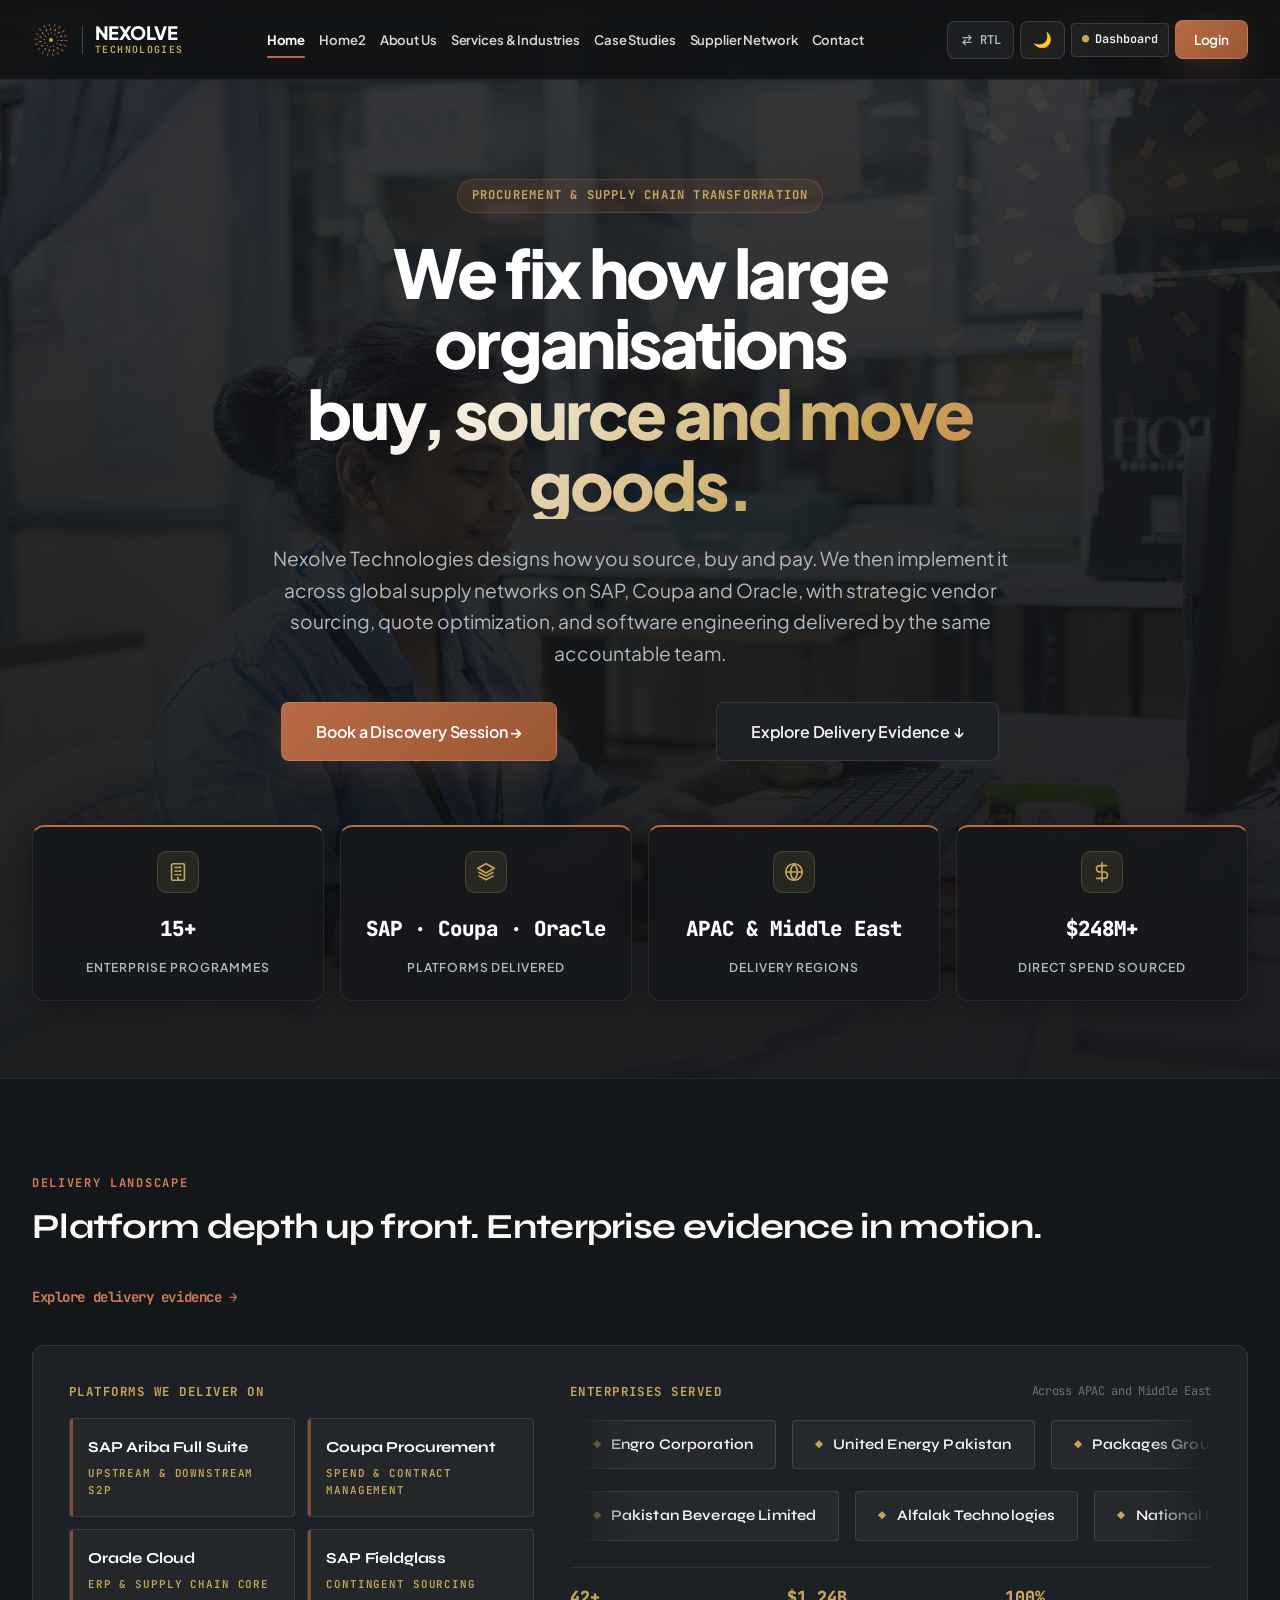
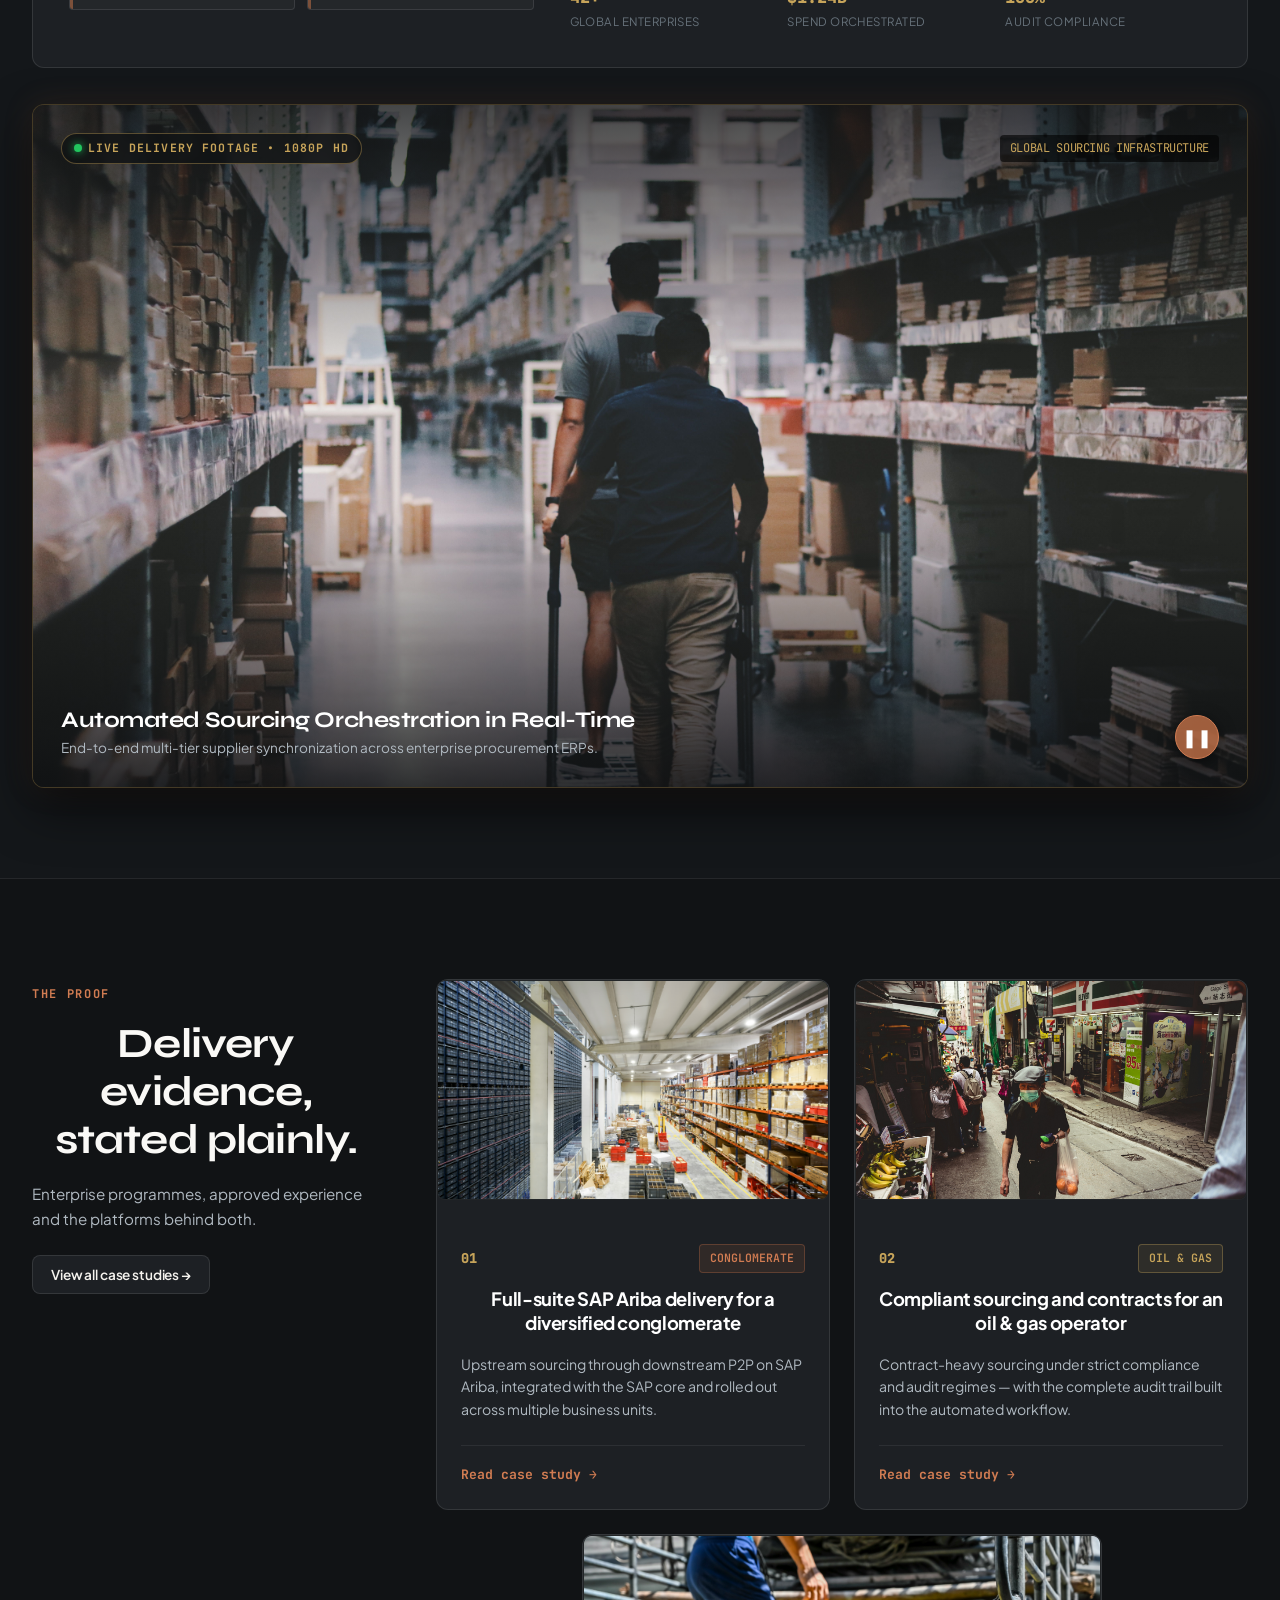
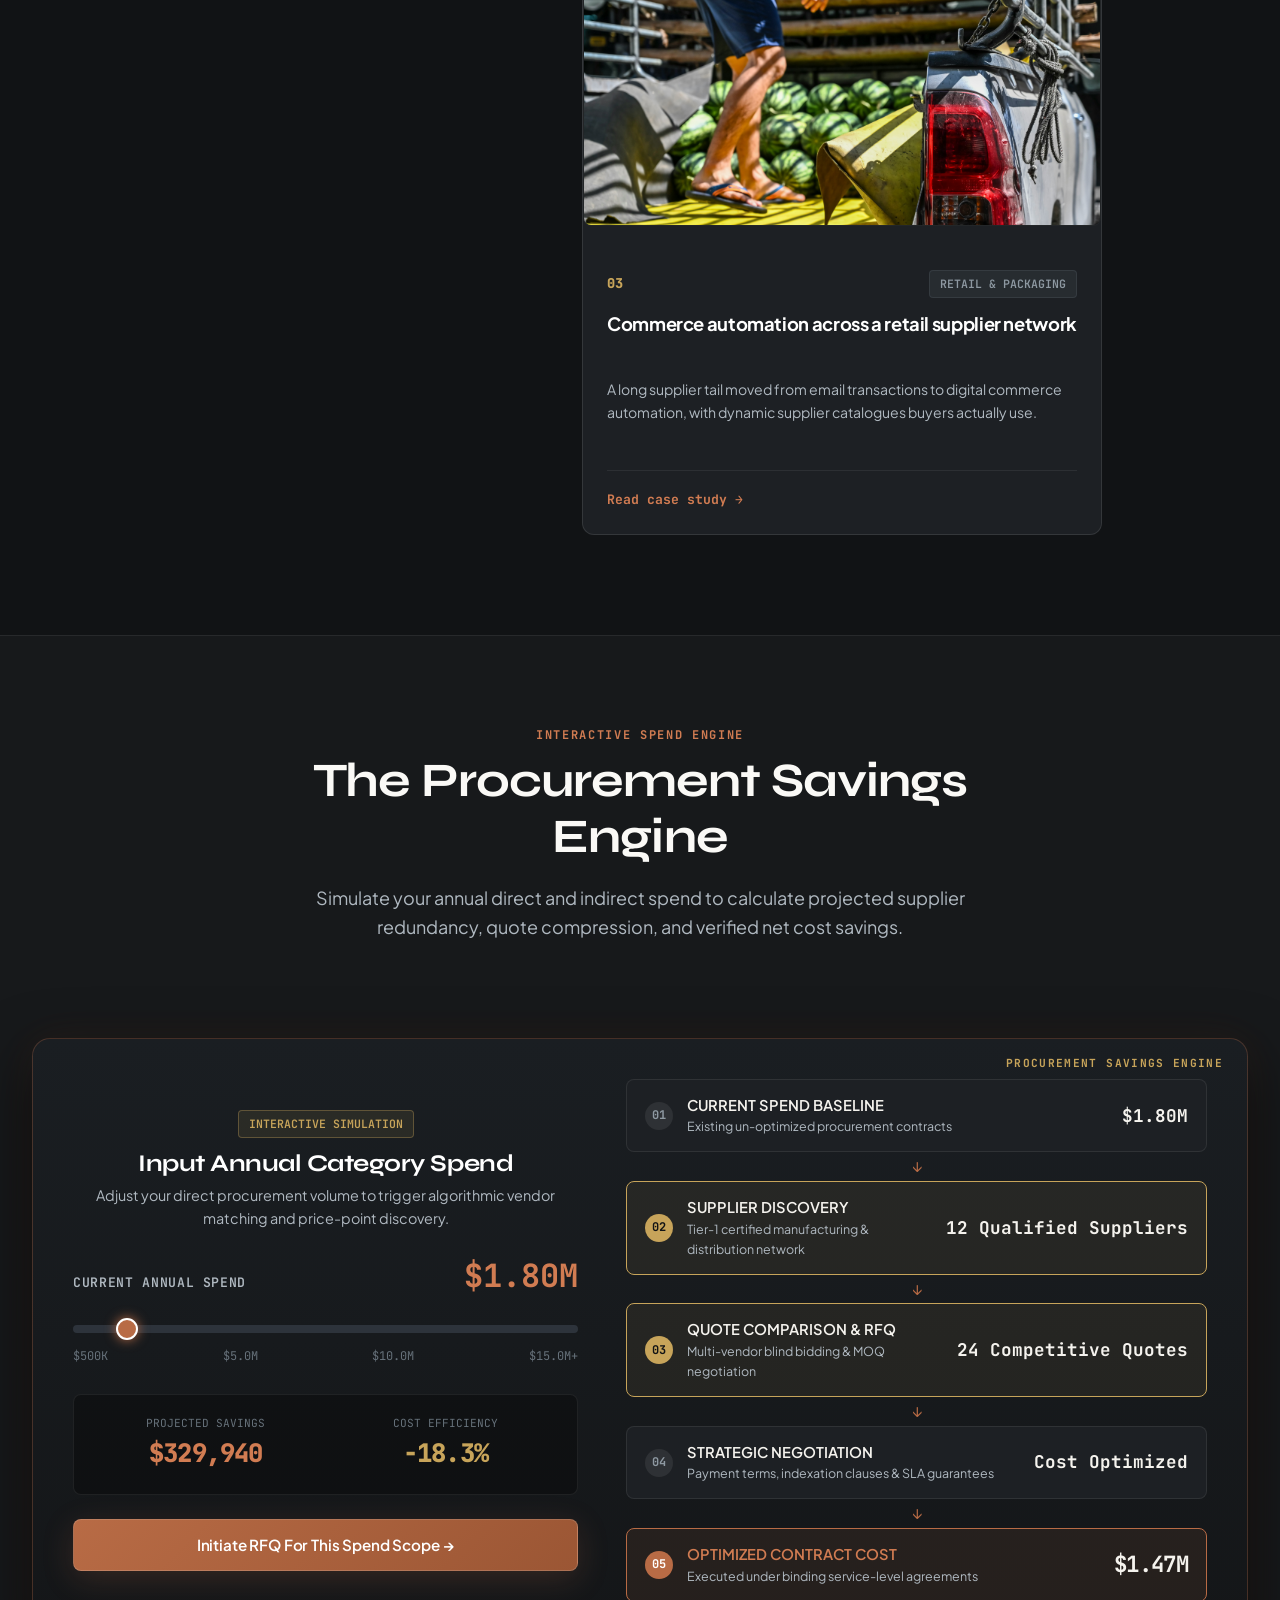
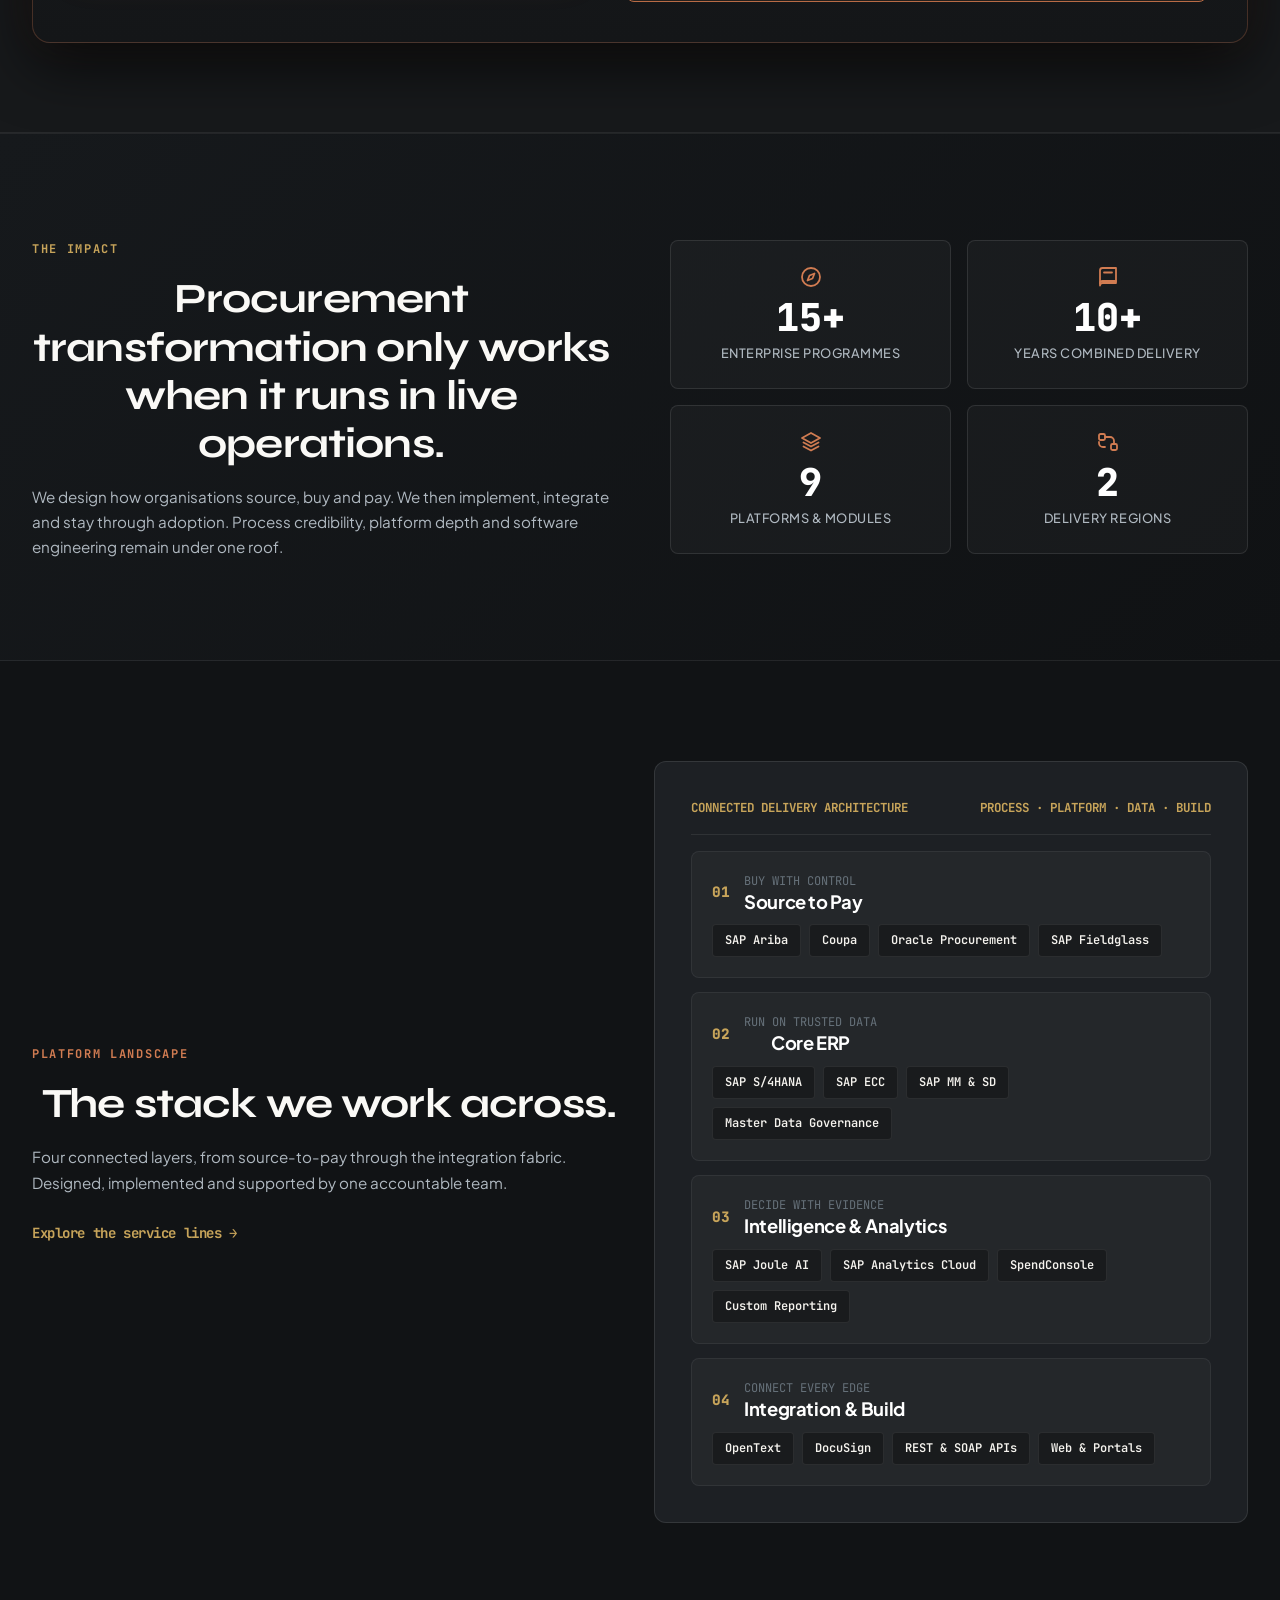
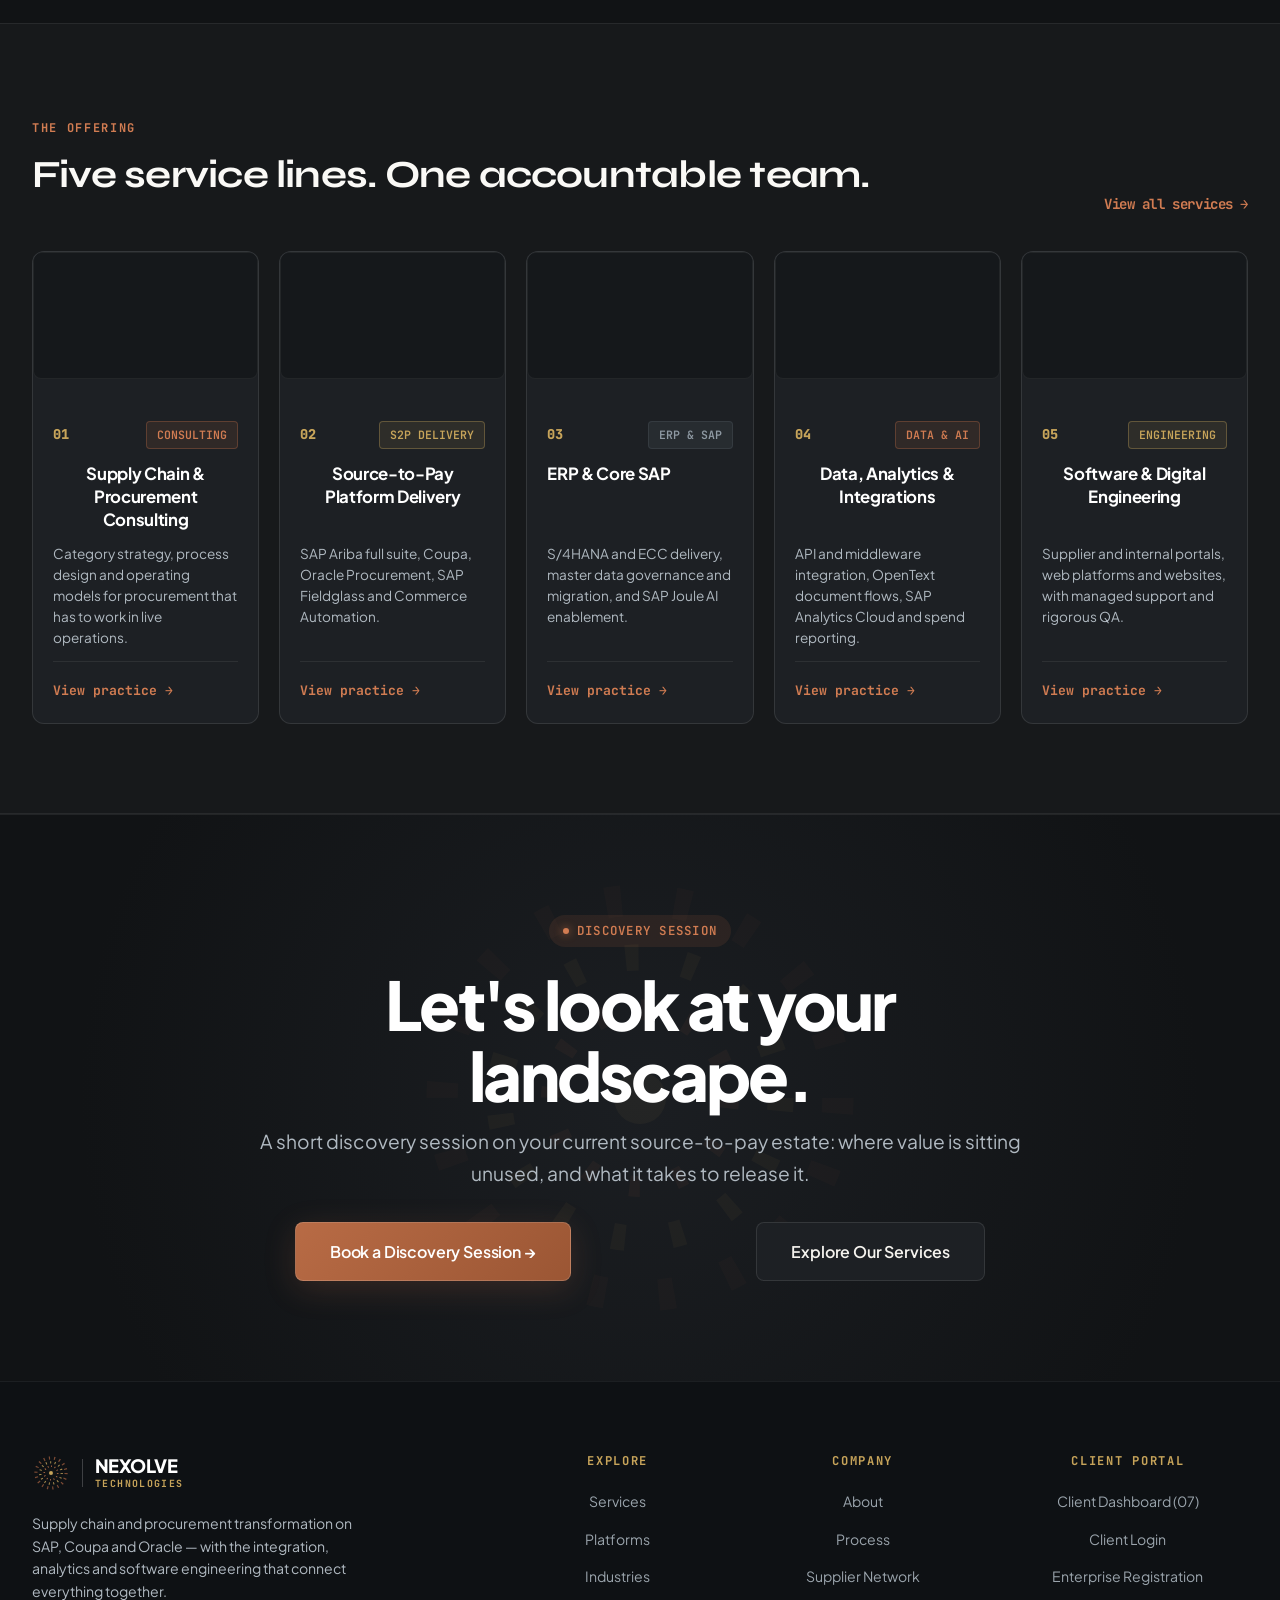
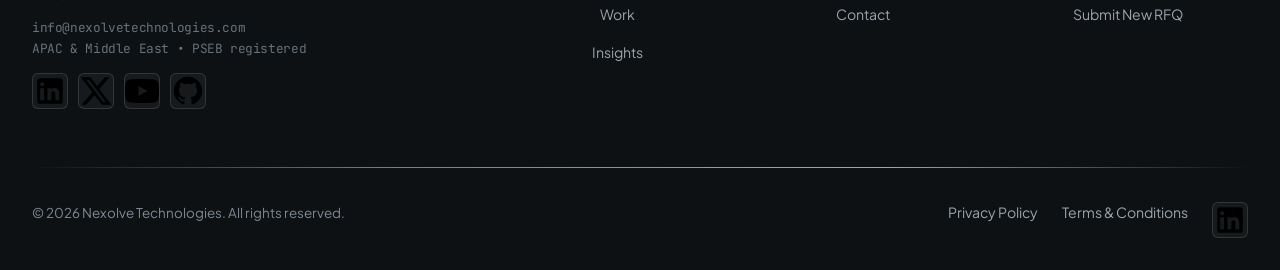
<file: index.html>
<!DOCTYPE html>
<html lang="en">

<head>
  <meta charset="UTF-8">
  <meta name="viewport" content="width=device-width, initial-scale=1.0">
  <title>Nexolve Technologies — Procurement & Supply Chain Transformation | Smarter Procurement. Stronger Supply Chains.
  </title>
  <meta name="description"
    content="Nexolve Technologies designs how organisations source, buy and pay, then implements it across global supply networks with strategic vendor sourcing, quote optimization, and software engineering.">
  <link rel="stylesheet" href="css/style.css">
  <link rel="icon" type="image/svg+xml" href="favicon.svg">
</head>

<body>

  <!-- Live Intelligence Ticker -->
  <div class="procurement-ticker">
    <div class="ticker-track">
      <div class="ticker-item"><span class="ticker-tag">LIVE BENCHMARK</span> Global Machining Index: -4.2% YoY Cost
        Variance</div>
      <div class="ticker-item"><span class="ticker-tag">ACTIVE SOURCING</span> 1,420+ Pre-Vetted ISO 9001/14001 Tier-1
        Suppliers Online</div>
      <div class="ticker-item"><span class="ticker-tag">SAVINGS VERIFIED</span> Q3 Sourcing Cycle Generated $14.8M
        Direct Spend Reduction</div>
      <div class="ticker-item"><span class="ticker-tag">RISK MONITOR</span> Port Congestion Delta: Europe-Asia Lanes at
        99.4% On-Time Reliability</div>
      <div class="ticker-item"><span class="ticker-tag">LIVE BENCHMARK</span> Raw Polymer Feedstock: +1.8% Hedged
        Contract Rate</div>
    </div>
  </div>

  <!-- Header / Navigation with Nexolve Concentric Matrix Lockup -->
  <header class="site-header">
    <div class="container header-inner">
      <a href="index.html" class="brand-lockup" id="brandLogoLink">
        <svg viewBox="0 0 96 96" aria-hidden="true" focusable="false" class="matrix-mark brand-lockup__mark">
          <g fill="none">
            <circle class="matrix-mark__ring matrix-mark__ring--outer" cx="48" cy="48" r="38" stroke-width="8"
              stroke-dasharray="3 10.264"></circle>
            <circle class="matrix-mark__ring matrix-mark__ring--middle" cx="48" cy="48" r="27" stroke-width="6"
              stroke-dasharray="2.5 8.81"></circle>
            <circle class="matrix-mark__ring matrix-mark__ring--inner" cx="48" cy="48" r="17" stroke-width="4"
              stroke-dasharray="2 6.901"></circle>
          </g>
          <circle class="matrix-mark__core" cx="48" cy="48" r="5"></circle>
        </svg>
        <span class="brand-lockup__rule" aria-hidden="true"></span>
        <div class="brand-lockup__type">
          <span class="brand-lockup__name">NEXOLVE</span>
          <span class="brand-lockup__descriptor">TECHNOLOGIES</span>
        </div>
      </a>

      <nav class="nav-links" id="mainNav">
        <a href="index.html" class="nav-link active">Home</a>
        <a href="home-2.html" class="nav-link">Home2</a>
        <a href="about.html" class="nav-link">About Us</a>
        <a href="services.html" class="nav-link">Services & Industries</a>
        <a href="case-studies.html" class="nav-link">Case Studies</a>
        <a href="supplier-network.html" class="nav-link">Supplier Network</a>
        <a href="contact.html" class="nav-link">Contact</a>

        <div class="mobile-drawer-actions">
          <div style="display:flex; justify-content:center; gap:10px; margin-bottom:8px;">
            <button class="header-control-btn rtl-toggle-btn" aria-label="Toggle RTL / LTR layout" style="flex:1;">
              <svg class="rtl-icon" width="14" height="14" viewBox="0 0 24 24" fill="none" stroke="currentColor" stroke-width="2.2" stroke-linecap="round" stroke-linejoin="round" aria-hidden="true">
                <path d="M5 8h14M15 4l4 4-4 4M19 16H5M9 12l-4 4 4 4"/>
              </svg>
              <span class="rtl-label">RTL</span>
            </button>
            <button class="header-control-btn theme-toggle-btn" aria-label="Toggle Light / Dark mode" style="flex:1;">
              <span class="theme-toggle-icon">🌙</span> Theme
            </button>
          </div>
          <a href="dashboard.html" class="btn btn-secondary btn-sm">
            <span style="color:var(--color-gold);">●</span> Dashboard
          </a>
          <a href="login.html" class="btn btn-primary btn-sm">
            Login →
          </a>
          <div style="display:flex; justify-content:center; gap:16px; margin-top:6px;">
            <a href="register.html" class="mono text-gold" style="font-size:0.82rem;">Create Account</a>
          </div>
        </div>
      </nav>

      <div class="nav-actions">
        <button class="header-control-btn rtl-toggle-btn" id="rtlToggleBtn" aria-label="Toggle RTL / LTR layout" title="Toggle RTL Direction">
          <svg class="rtl-icon" width="14" height="14" viewBox="0 0 24 24" fill="none" stroke="currentColor" stroke-width="2.2" stroke-linecap="round" stroke-linejoin="round" aria-hidden="true">
            <path d="M5 8h14M15 4l4 4-4 4M19 16H5M9 12l-4 4 4 4"/>
          </svg>
          <span class="rtl-label">RTL</span>
        </button>
        <button class="header-control-btn theme-toggle-btn" id="themeToggleBtn" aria-label="Toggle Light / Dark mode">
          <span class="theme-toggle-icon">🌙</span>
        </button>
        <a href="dashboard.html" class="nav-portal-btn desktop-only-action" id="dashboardHeaderBtn">
          <span style="color:var(--color-gold);">●</span> Dashboard
        </a>
        <a href="login.html" class="btn btn-primary btn-sm desktop-only-action" id="loginHeaderBtn">Login</a>
        <button class="mobile-toggle" aria-label="Toggle Navigation Menu">☰</button>
      </div>
    </div>
  </header>

  <main>
    <!-- 1. Nexolve Home Hero Section with Matrix Rings & Architectural Rail -->
    <section class="home-hero">
      <svg viewBox="0 0 96 96" aria-hidden="true" focusable="false" class="matrix-mark hero-matrix">
        <g fill="none">
          <circle class="matrix-mark__ring matrix-mark__ring--outer" cx="48" cy="48" r="38" stroke-width="6"
            stroke-dasharray="3 10.264"></circle>
          <circle class="matrix-mark__ring matrix-mark__ring--middle" cx="48" cy="48" r="27" stroke-width="5"
            stroke-dasharray="2.5 8.81"></circle>
          <circle class="matrix-mark__ring matrix-mark__ring--inner" cx="48" cy="48" r="17" stroke-width="4"
            stroke-dasharray="2 6.901"></circle>
        </g>
        <circle class="matrix-mark__core" cx="48" cy="48" r="5"></circle>
      </svg>

      <div class="container">
        <div class="hero-center-box" style="margin-bottom:0;">
          <p class="hero-eyebrow">
            <span>Procurement & Supply Chain Transformation</span>
          </p>

          <h1 class="hero-title">
            <span>We fix how large organisations</span>
            <span class="hero-title__accent">buy, source and move goods.</span>
          </h1>

          <p class="hero-lede">
            Nexolve Technologies designs how you source, buy and pay. We then implement it across global supply networks
            on SAP, Coupa and Oracle, with strategic vendor sourcing, quote optimization, and software engineering
            delivered by the same accountable team.
          </p>

          <div class="btn-group-center" style="margin-top: 32px;">
            <a href="supplier-network.html#sourcing-form" class="btn btn-primary btn-lg" id="bookDiscoveryBtn">
              Book a Discovery Session →
            </a>
            <a href="#delivery-landscape" class="btn btn-secondary btn-lg" id="exploreWorkBtn">
              Explore Delivery Evidence ↓
            </a>
          </div>
        </div>

        <!-- Nexolve Signature Architectural Hero Rail -->
        <!-- Nexolve Modern Hero Stats Grid -->
        <div class="hero-stats-grid">
          <div class="hero-stat-card">
            <div class="hero-stat-card__icon-wrap">
              <svg width="22" height="22" viewBox="0 0 24 24" fill="none" stroke="currentColor" stroke-width="1.8"
                stroke-linecap="round" stroke-linejoin="round">
                <rect x="5" y="3" width="14" height="18" rx="1.5"></rect>
                <path d="M9 7h2m4 0h-2M9 11h2m4 0h-2M9 15h2m4 0h-2M12 21v-3"></path>
              </svg>
            </div>
            <div class="hero-stat-card__value">15+</div>
            <div class="hero-stat-card__label">Enterprise Programmes</div>
          </div>

          <div class="hero-stat-card">
            <div class="hero-stat-card__icon-wrap">
              <svg width="22" height="22" viewBox="0 0 24 24" fill="none" stroke="currentColor" stroke-width="1.8"
                stroke-linecap="round" stroke-linejoin="round">
                <path d="m12 3 9 5-9 5-9-5 9-5Z"></path>
                <path d="m4.5 12.5 7.5 4 7.5-4m-15 4L12 20.5l7.5-4"></path>
              </svg>
            </div>
            <div class="hero-stat-card__value">SAP · Coupa · Oracle</div>
            <div class="hero-stat-card__label">Platforms Delivered</div>
          </div>

          <div class="hero-stat-card">
            <div class="hero-stat-card__icon-wrap">
              <svg width="22" height="22" viewBox="0 0 24 24" fill="none" stroke="currentColor" stroke-width="1.8"
                stroke-linecap="round" stroke-linejoin="round">
                <circle cx="12" cy="12" r="9"></circle>
                <path d="M3 12h18M12 3c2.5 2.8 3.8 5.8 3.8 9s-1.3 6.2-3.8 9c-2.5-2.8-3.8-5.8-3.8-9s1.3-6.2 3.8-9Z">
                </path>
              </svg>
            </div>
            <div class="hero-stat-card__value">APAC & Middle East</div>
            <div class="hero-stat-card__label">Delivery Regions</div>
          </div>

          <div class="hero-stat-card">
            <div class="hero-stat-card__icon-wrap">
              <svg width="22" height="22" viewBox="0 0 24 24" fill="none" stroke="currentColor" stroke-width="1.8"
                stroke-linecap="round" stroke-linejoin="round">
                <path d="M12 2v20M17 5H9.5a3.5 3.5 0 0 0 0 7h5a3.5 3.5 0 0 1 0 7H6"></path>
              </svg>
            </div>
            <div class="hero-stat-card__value counter-val" data-target="248" data-prefix="$" data-suffix="M+">$248M+</div>
            <div class="hero-stat-card__label">Direct Spend Sourced</div>
          </div>
        </div>
      </div>
    </section>

    <!-- 2. Delivery Landscape & Brand Marquee (Surface Blueprint) -->
    <section class="surface-blueprint" id="delivery-landscape">
      <div class="container">
        <div style="display:flex; justify-content:space-between; align-items:flex-end; gap:20px; flex-wrap:wrap;">
          <div>
            <span class="editorial-label">Delivery landscape</span>
            <h2 class="section-title" style="margin-top:6px; font-size:clamp(1.5rem, 3vw, 2.2rem);">Platform depth up
              front. Enterprise evidence in motion.</h2>
          </div>
          <a href="case-studies.html" class="mono text-copper-bright"
            style="font-size:0.88rem; font-weight:700;">Explore delivery evidence →</a>
        </div>

        <div class="brand-panel">
          <!-- Platforms Group -->
          <div>
            <p class="brand-panel__label">Platforms we deliver on</p>
            <ul class="brand-panel__platform-wall">
              <li>
                <div class="technology-mark">
                  <span class="technology-mark__name">SAP Ariba Full Suite</span>
                  <span class="technology-mark__tag">Upstream & Downstream S2P</span>
                </div>
              </li>
              <li>
                <div class="technology-mark">
                  <span class="technology-mark__name">Coupa Procurement</span>
                  <span class="technology-mark__tag">Spend & Contract Management</span>
                </div>
              </li>
              <li>
                <div class="technology-mark">
                  <span class="technology-mark__name">Oracle Cloud</span>
                  <span class="technology-mark__tag">ERP & Supply Chain Core</span>
                </div>
              </li>
              <li>
                <div class="technology-mark">
                  <span class="technology-mark__name">SAP Fieldglass</span>
                  <span class="technology-mark__tag">Contingent Sourcing</span>
                </div>
              </li>
            </ul>
          </div>

          <!-- Enterprises Served Infinite Dual Marquee -->
          <div style="display:flex; flex-direction:column; justify-content:space-between; height:100%;">
            <div>
              <div style="display:flex; justify-content:space-between; align-items:center; margin-bottom:12px;">
                <p class="brand-panel__label" style="margin-bottom:0;">Enterprises served</p>
                <span class="mono" style="font-size:0.75rem; color:var(--text-muted);">Across APAC and Middle East</span>
              </div>

              <!-- Row 1 (Left Scrolling) -->
              <div class="brand-marquee" style="margin-bottom:10px;">
                <div class="marquee-track">
                  <span class="brand-marquee__item">Engro Corporation</span>
                  <span class="brand-marquee__item">United Energy Pakistan</span>
                  <span class="brand-marquee__item">Packages Group</span>
                  <span class="brand-marquee__item">Woolworths</span>
                  <span class="brand-marquee__item">PanAust Mining</span>
                  <!-- Duplicate for seamless loop -->
                  <span class="brand-marquee__item">Engro Corporation</span>
                  <span class="brand-marquee__item">United Energy Pakistan</span>
                  <span class="brand-marquee__item">Packages Group</span>
                  <span class="brand-marquee__item">Woolworths</span>
                  <span class="brand-marquee__item">PanAust Mining</span>
                </div>
              </div>

              <!-- Row 2 (Right Scrolling Reverse) -->
              <div class="brand-marquee">
                <div class="marquee-track--reverse">
                  <span class="brand-marquee__item">Pakistan Beverage Limited</span>
                  <span class="brand-marquee__item">Alfalak Technologies</span>
                  <span class="brand-marquee__item">National Foods</span>
                  <span class="brand-marquee__item">Apex Industrial Group</span>
                  <span class="brand-marquee__item">Global Logistics Hub</span>
                  <!-- Duplicate for seamless loop -->
                  <span class="brand-marquee__item">Pakistan Beverage Limited</span>
                  <span class="brand-marquee__item">Alfalak Technologies</span>
                  <span class="brand-marquee__item">National Foods</span>
                  <span class="brand-marquee__item">Apex Industrial Group</span>
                  <span class="brand-marquee__item">Global Logistics Hub</span>
                </div>
              </div>
            </div>

            <!-- Enterprise Impact Summary Footnote -->
            <div class="enterprise-stat-row">
              <div class="enterprise-stat-item">
                <span class="enterprise-stat-val">42+</span>
                <span class="enterprise-stat-lbl">Global Enterprises</span>
              </div>
              <div class="enterprise-stat-item">
                <span class="enterprise-stat-val">$1.24B</span>
                <span class="enterprise-stat-lbl">Spend Orchestrated</span>
              </div>
              <div class="enterprise-stat-item">
                <span class="enterprise-stat-val">100%</span>
                <span class="enterprise-stat-lbl">Audit Compliance</span>
              </div>
            </div>
          </div>
        </div>

        <!-- Cinematic Video Showcase (Video Asset from V/) -->
        <div class="cinematic-video-wrap">
          <video class="cinematic-video" id="deliveryCinematicVideo" autoplay loop muted playsinline poster="IMAGE/pexels-alexander-isreb-880417-1797428.jpg">
            <source src="V/7841702-hd_1920_1080_30fps.mp4" type="video/mp4">
            Your browser does not support the video tag.
          </video>
          <div class="video-overlay-hud">
            <div class="video-hud-top">
              <span class="video-badge">
                <span class="pulse-dot"></span>
                LIVE DELIVERY FOOTAGE • 1080P HD
              </span>
              <span class="mono" style="font-size:0.75rem; color:var(--color-gold); background:rgba(0,0,0,0.6); padding:4px 10px; border-radius:4px;">
                GLOBAL SOURCING INFRASTRUCTURE
              </span>
            </div>
            <div class="video-hud-bottom">
              <div>
                <h4 style="font-size:clamp(1.1rem, 2.5vw, 1.4rem); color:#FFFFFF; margin-bottom:4px; text-align:left;">
                  Automated Sourcing Orchestration in Real-Time
                </h4>
                <p style="font-size:0.85rem; color:var(--text-secondary); margin:0; text-align:left;">
                  End-to-end multi-tier supplier synchronization across enterprise procurement ERPs.
                </p>
              </div>
              <button class="video-play-btn" id="videoPlayToggleBtn" aria-label="Toggle Video Playback">❚❚</button>
            </div>
          </div>
        </div>
      </div>
    </section>

    <!-- 3. The Proof: Asymmetrical Case Studies Grid -->
    <section class="brand-proof">
      <div class="container">
        <div class="brand-proof-grid">
          <!-- Left Sticky Proof Column -->
          <div class="proof-sidebar">
            <span class="editorial-label">The proof</span>
            <h2 class="section-title"
              style="font-size:clamp(1.8rem, 3.5vw, 2.6rem); margin-top:8px; margin-bottom:16px;">
              Delivery evidence, stated plainly.
            </h2>
            <p style="color:var(--text-secondary); font-size:0.95rem; line-height:1.65; margin-bottom:24px;">
              Enterprise programmes, approved experience and the platforms behind both.
            </p>
            <a href="case-studies.html" class="btn btn-secondary btn-sm">View all case studies →</a>
          </div>

          <!-- Right Proof Cards Grid (16:9 Images) -->
          <div class="proof-cards-grid">
            <!-- Proof Card 01 -->
            <a class="proof-project" href="case-studies.html#case-1">
              <div class="card-media-wrap">
                <img src="IMAGE/alberto-rodriguez--aCrA9FmT8Y-unsplash.jpg"
                  alt="Full-suite SAP Ariba delivery for a diversified conglomerate" loading="lazy">
              </div>
              <div class="proof-project__body">
                <div class="nx-card__head">
                  <span class="nx-card__index">01</span>
                  <span class="badge badge-copper">CONGLOMERATE</span>
                </div>
                <h3 style="font-size:1.15rem; margin-bottom:10px; color:#FFFFFF;">
                  Full-suite SAP Ariba delivery for a diversified conglomerate
                </h3>
                <p style="color:var(--text-secondary); font-size:0.88rem; line-height:1.6; margin-bottom:16px;">
                  Upstream sourcing through downstream P2P on SAP Ariba, integrated with the SAP core and rolled out
                  across multiple business units.
                </p>
                <span class="nx-card__link--footed">Read case study →</span>
              </div>
            </a>

            <!-- Proof Card 02 -->
            <a class="proof-project" href="case-studies.html#case-2">
              <div class="card-media-wrap">
                <img src="IMAGE/big-dodzy-esR6uJx4h6E-unsplash.jpg"
                  alt="Compliant sourcing and contracts for an oil & gas operator" loading="lazy">
              </div>
              <div class="proof-project__body">
                <div class="nx-card__head">
                  <span class="nx-card__index">02</span>
                  <span class="badge badge-gold">OIL & GAS</span>
                </div>
                <h3 style="font-size:1.15rem; margin-bottom:10px; color:#FFFFFF;">
                  Compliant sourcing and contracts for an oil & gas operator
                </h3>
                <p style="color:var(--text-secondary); font-size:0.88rem; line-height:1.6; margin-bottom:16px;">
                  Contract-heavy sourcing under strict compliance and audit regimes — with the complete audit trail
                  built into the automated workflow.
                </p>
                <span class="nx-card__link--footed">Read case study →</span>
              </div>
            </a>

            <!-- Proof Card 03 -->
            <a class="proof-project" href="case-studies.html#case-3">
              <div class="card-media-wrap">
                <img src="IMAGE/paul-macdonald-70TgX554Z2s-unsplash.jpg"
                  alt="Commerce automation across a retail supplier network" loading="lazy">
              </div>
              <div class="proof-project__body">
                <div class="nx-card__head">
                  <span class="nx-card__index">03</span>
                  <span class="badge badge-steel">RETAIL & PACKAGING</span>
                </div>
                <h3 style="font-size:1.15rem; margin-bottom:10px; color:#FFFFFF;">
                  Commerce automation across a retail supplier network
                </h3>
                <p style="color:var(--text-secondary); font-size:0.88rem; line-height:1.6; margin-bottom:16px;">
                  A long supplier tail moved from email transactions to digital commerce automation, with dynamic
                  supplier catalogues buyers actually use.
                </p>
                <span class="nx-card__link--footed">Read case study →</span>
              </div>
            </a>
          </div>
        </div>
      </div>
    </section>

    <!-- 4. Interactive Simulation: The Procurement Savings Engine -->
    <section class="section section-dark" id="savings-engine">
      <div class="container">
        <div class="section-header-center">
          <span class="editorial-label">Interactive Spend Engine</span>
          <h2 class="section-title">The Procurement Savings Engine</h2>
          <p class="section-subtitle">
            Simulate your annual direct and indirect spend to calculate projected supplier redundancy, quote
            compression, and verified net cost savings.
          </p>
        </div>

        <div class="savings-engine-container">
          <div class="engine-grid">
            <!-- Control Column -->
            <div style="text-align:center;">
              <div style="margin-bottom: 20px;">
                <span class="badge badge-gold">INTERACTIVE SIMULATION</span>
                <h3 style="font-size: clamp(1.2rem, 2.5vw, 1.5rem); margin-top: 12px; color: #FFFFFF;">Input Annual
                  Category Spend</h3>
                <p style="font-size: 0.9rem; color: var(--text-secondary); margin-top: 6px;">
                  Adjust your direct procurement volume to trigger algorithmic vendor matching and price-point
                  discovery.
                </p>
              </div>

              <div class="engine-slider-wrap">
                <div class="engine-slider-header">
                  <span class="form-label" style="font-size:0.82rem;">CURRENT ANNUAL SPEND</span>
                  <span class="engine-slider-val" id="currentSpendDisplay">$1.80M</span>
                </div>
                <input type="range" min="0.5" max="15.0" step="0.1" value="1.8" class="range-input" id="spendSlider"
                  aria-label="Annual Procurement Spend Range">
                <div
                  style="display:flex; justify-content:space-between; margin-top: 8px; font-family:var(--font-mono); font-size:0.75rem; color:var(--text-muted);">
                  <span>$500K</span>
                  <span>$5.0M</span>
                  <span>$10.0M</span>
                  <span>$15.0M+</span>
                </div>
              </div>

              <!-- Calculated Summary Cards -->
              <div
                style="background: rgba(0,0,0,0.3); border: var(--border-subtle); border-radius: var(--radius-sm); padding: clamp(14px, 2.5vw, 20px); display: grid; grid-template-columns: 1fr 1fr; gap: 16px;">
                <div>
                  <div
                    style="font-family:var(--font-mono); font-size:0.7rem; color:var(--text-muted); text-transform:uppercase;">
                    Projected Savings</div>
                  <div class="mono text-copper-bright"
                    style="font-size: clamp(1.25rem, 2.5vw, 1.6rem); font-weight:800;" id="totalSavingsDisplay">$330,000
                  </div>
                </div>
                <div>
                  <div
                    style="font-family:var(--font-mono); font-size:0.7rem; color:var(--text-muted); text-transform:uppercase;">
                    Cost Efficiency</div>
                  <div class="mono text-gold" style="font-size: clamp(1.25rem, 2.5vw, 1.6rem); font-weight:800;"
                    id="savingsPctDisplay">-18.3%</div>
                </div>
              </div>

              <div style="margin-top: 24px;">
                <a href="supplier-network.html#sourcing-form" class="btn btn-primary" style="width:100%;">Initiate RFQ
                  For This Spend Scope →</a>
              </div>
            </div>

            <!-- Sourcing Flow Diagram -->
            <div>
              <div class="sourcing-flow-steps">
                <div class="flow-step">
                  <div class="flow-step-meta">
                    <div class="flow-step-num">01</div>
                    <div>
                      <div class="flow-step-title">CURRENT SPEND BASELINE</div>
                      <div class="flow-step-desc">Existing un-optimized procurement contracts</div>
                    </div>
                  </div>
                  <div class="flow-step-val" id="currentSpendDisplay2">$1.80M</div>
                </div>

                <div class="flow-arrow">↓</div>

                <div class="flow-step highlight">
                  <div class="flow-step-meta">
                    <div class="flow-step-num">02</div>
                    <div>
                      <div class="flow-step-title">SUPPLIER DISCOVERY</div>
                      <div class="flow-step-desc">Tier-1 certified manufacturing & distribution network</div>
                    </div>
                  </div>
                  <div class="flow-step-val text-gold" id="supplierCountDisplay">12 Qualified Suppliers</div>
                </div>

                <div class="flow-arrow">↓</div>

                <div class="flow-step highlight">
                  <div class="flow-step-meta">
                    <div class="flow-step-num">03</div>
                    <div>
                      <div class="flow-step-title">QUOTE COMPARISON & RFQ</div>
                      <div class="flow-step-desc">Multi-vendor blind bidding & MOQ negotiation</div>
                    </div>
                  </div>
                  <div class="flow-step-val text-gold" id="quotesCountDisplay">24 Competitive Quotes</div>
                </div>

                <div class="flow-arrow">↓</div>

                <div class="flow-step">
                  <div class="flow-step-meta">
                    <div class="flow-step-num">04</div>
                    <div>
                      <div class="flow-step-title">STRATEGIC NEGOTIATION</div>
                      <div class="flow-step-desc">Payment terms, indexation clauses & SLA guarantees</div>
                    </div>
                  </div>
                  <div class="flow-step-val text-copper-bright">Cost Optimized</div>
                </div>

                <div class="flow-arrow">↓</div>

                <div class="flow-step final">
                  <div class="flow-step-meta">
                    <div class="flow-step-num">05</div>
                    <div>
                      <div class="flow-step-title" style="color:var(--color-copper-hover);">OPTIMIZED CONTRACT COST
                      </div>
                      <div class="flow-step-desc">Executed under binding service-level agreements</div>
                    </div>
                  </div>
                  <div class="flow-step-val mono text-white" style="font-size: clamp(1.15rem, 2.5vw, 1.4rem);"
                    id="optimizedSpendDisplay">$1.47M</div>
                </div>
              </div>
            </div>
          </div>
        </div>
      </div>
    </section>

    <!-- 5. The Impact Band: Stat Tiles Grid -->
    <section class="impact-band">
      <div class="container">
        <div class="impact-grid">
          <div>
            <span class="editorial-label" style="color:var(--color-gold);">The impact</span>
            <h2 class="section-title"
              style="font-size:clamp(1.8rem, 3.5vw, 2.6rem); margin-top:8px; margin-bottom:16px;">
              Procurement transformation only works when it runs in live operations.
            </h2>
            <p style="color:var(--text-secondary); font-size:0.95rem; line-height:1.65;">
              We design how organisations source, buy and pay. We then implement, integrate and stay through adoption.
              Process credibility, platform depth and software engineering remain under one roof.
            </p>
          </div>

          <div class="stat-tiles-grid">
            <div class="stat-tile">
              <svg width="24" height="24" viewBox="0 0 24 24" fill="none" stroke="currentColor" stroke-width="1.8"
                stroke-linecap="round" stroke-linejoin="round" class="stat-tile__icon">
                <circle cx="12" cy="12" r="9"></circle>
                <path d="m15.5 8.5-2 5-5 2 2-5z"></path>
              </svg>
              <div class="stat-tile__value">15+</div>
              <div class="stat-tile__label">Enterprise programmes</div>
            </div>

            <div class="stat-tile">
              <svg width="24" height="24" viewBox="0 0 24 24" fill="none" stroke="currentColor" stroke-width="1.8"
                stroke-linecap="round" stroke-linejoin="round" class="stat-tile__icon">
                <path d="M4 5.5A2.5 2.5 0 0 1 6.5 3H20v15H6.5A2.5 2.5 0 0 0 4 20.5v-15Z"></path>
                <path d="M4 18.5A2.5 2.5 0 0 1 6.5 16H20M8 7.5h8"></path>
              </svg>
              <div class="stat-tile__value">10+</div>
              <div class="stat-tile__label">Years combined delivery</div>
            </div>

            <div class="stat-tile">
              <svg width="24" height="24" viewBox="0 0 24 24" fill="none" stroke="currentColor" stroke-width="1.8"
                stroke-linecap="round" stroke-linejoin="round" class="stat-tile__icon">
                <path d="m12 3 9 5-9 5-9-5 9-5Z"></path>
                <path d="m4.5 12.5 7.5 4 7.5-4m-15 4L12 20.5l7.5-4"></path>
              </svg>
              <div class="stat-tile__value">9</div>
              <div class="stat-tile__label">Platforms & modules</div>
            </div>

            <div class="stat-tile">
              <svg width="24" height="24" viewBox="0 0 24 24" fill="none" stroke="currentColor" stroke-width="1.8"
                stroke-linecap="round" stroke-linejoin="round" class="stat-tile__icon">
                <rect x="3" y="4" width="6" height="6" rx="1.5"></rect>
                <rect x="15" y="14" width="6" height="6" rx="1.5"></rect>
                <path d="M9 7h5a4 4 0 0 1 4 4v3m-9 3H7a4 4 0 0 1-4-4v-1"></path>
              </svg>
              <div class="stat-tile__value">2</div>
              <div class="stat-tile__label">Delivery regions</div>
            </div>
          </div>
        </div>
      </div>
    </section>

    <!-- 6. Connected Platform Stack Hub (4 Layers) -->
    <section class="hub-section">
      <div class="container">
        <div class="grid-2" style="align-items:center;">
          <div>
            <span class="editorial-label">Platform landscape</span>
            <h2 class="section-title"
              style="font-size:clamp(1.8rem, 3.5vw, 2.6rem); margin-top:8px; margin-bottom:16px;">
              The stack we work across.
            </h2>
            <p style="color:var(--text-secondary); font-size:0.95rem; line-height:1.65; margin-bottom:24px;">
              Four connected layers, from source-to-pay through the integration fabric. Designed, implemented and
              supported by one accountable team.
            </p>
            <a href="services.html" class="mono text-gold" style="font-size:0.88rem; font-weight:700;">Explore the
              service lines →</a>
          </div>

          <div class="platform-stack">
            <div class="platform-stack__head">
              <span>CONNECTED DELIVERY ARCHITECTURE</span>
              <span>PROCESS · PLATFORM · DATA · BUILD</span>
            </div>

            <ol class="platform-stack__layers">
              <!-- Layer 01 -->
              <li class="platform-stack__layer">
                <div class="platform-stack__layer-head">
                  <span class="platform-stack__number">01</span>
                  <div>
                    <p>Buy with control</p>
                    <h3 class="platform-stack__title">Source to Pay</h3>
                  </div>
                </div>
                <ul class="platform-stack__chips">
                  <li class="technology-mark--compact">SAP Ariba</li>
                  <li class="technology-mark--compact">Coupa</li>
                  <li class="technology-mark--compact">Oracle Procurement</li>
                  <li class="technology-mark--compact">SAP Fieldglass</li>
                </ul>
              </li>

              <!-- Layer 02 -->
              <li class="platform-stack__layer">
                <div class="platform-stack__layer-head">
                  <span class="platform-stack__number">02</span>
                  <div>
                    <p>Run on trusted data</p>
                    <h3 class="platform-stack__title">Core ERP</h3>
                  </div>
                </div>
                <ul class="platform-stack__chips">
                  <li class="technology-mark--compact">SAP S/4HANA</li>
                  <li class="technology-mark--compact">SAP ECC</li>
                  <li class="technology-mark--compact">SAP MM & SD</li>
                  <li class="technology-mark--compact">Master Data Governance</li>
                </ul>
              </li>

              <!-- Layer 03 -->
              <li class="platform-stack__layer">
                <div class="platform-stack__layer-head">
                  <span class="platform-stack__number">03</span>
                  <div>
                    <p>Decide with evidence</p>
                    <h3 class="platform-stack__title">Intelligence & Analytics</h3>
                  </div>
                </div>
                <ul class="platform-stack__chips">
                  <li class="technology-mark--compact">SAP Joule AI</li>
                  <li class="technology-mark--compact">SAP Analytics Cloud</li>
                  <li class="technology-mark--compact">SpendConsole</li>
                  <li class="technology-mark--compact">Custom Reporting</li>
                </ul>
              </li>

              <!-- Layer 04 -->
              <li class="platform-stack__layer">
                <div class="platform-stack__layer-head">
                  <span class="platform-stack__number">04</span>
                  <div>
                    <p>Connect every edge</p>
                    <h3 class="platform-stack__title">Integration & Build</h3>
                  </div>
                </div>
                <ul class="platform-stack__chips">
                  <li class="technology-mark--compact">OpenText</li>
                  <li class="technology-mark--compact">DocuSign</li>
                  <li class="technology-mark--compact">REST & SOAP APIs</li>
                  <li class="technology-mark--compact">Web & Portals</li>
                </ul>
              </li>
            </ol>
          </div>
        </div>
      </div>
    </section>

    <!-- 7. The Offering: 5 Service Lines Matrix -->
    <section class="section section-dark">
      <div class="container">
        <div style="display:flex; justify-content:space-between; align-items:flex-end; gap:20px; flex-wrap:wrap;">
          <div>
            <span class="editorial-label">The offering</span>
            <h2 class="section-title" style="margin-top:6px; font-size:clamp(1.6rem, 3.2vw, 2.4rem);">Five service
              lines. One accountable team.</h2>
          </div>
          <a href="services.html" class="mono text-copper-bright" style="font-size:0.88rem; font-weight:700;">View all
            services →</a>
        </div>

        <div class="service-matrix">
          <!-- Service 01 -->
          <a class="service-matrix__item" href="services.html#service-1">
            <div class="card-media-wrap">
              <img src="IMAGE/pexels-fauxels-3184638.jpg" alt="Supply Chain & Procurement Consulting" loading="lazy">
            </div>
            <div class="service-matrix__body">
              <div class="nx-card__head">
                <span class="nx-card__index">01</span>
                <span class="badge badge-copper">CONSULTING</span>
              </div>
              <h3 style="font-size:1.05rem; margin-bottom:8px; color:#FFFFFF;">Supply Chain & Procurement Consulting
              </h3>
              <p style="color:var(--text-secondary); font-size:0.85rem; line-height:1.55; margin-bottom:12px;">
                Category strategy, process design and operating models for procurement that has to work in live
                operations.
              </p>
              <span class="nx-card__link--footed">View practice →</span>
            </div>
          </a>

          <!-- Service 02 -->
          <a class="service-matrix__item" href="services.html#service-2">
            <div class="card-media-wrap">
              <img src="IMAGE/pexels-tiger-lily-4481534.jpg" alt="Source-to-Pay Platform Delivery" loading="lazy">
            </div>
            <div class="service-matrix__body">
              <div class="nx-card__head">
                <span class="nx-card__index">02</span>
                <span class="badge badge-gold">S2P DELIVERY</span>
              </div>
              <h3 style="font-size:1.05rem; margin-bottom:8px; color:#FFFFFF;">Source-to-Pay Platform Delivery</h3>
              <p style="color:var(--text-secondary); font-size:0.85rem; line-height:1.55; margin-bottom:12px;">
                SAP Ariba full suite, Coupa, Oracle Procurement, SAP Fieldglass and Commerce Automation.
              </p>
              <span class="nx-card__link--footed">View practice →</span>
            </div>
          </a>

          <!-- Service 03 -->
          <a class="service-matrix__item" href="services.html#service-3">
            <div class="card-media-wrap">
              <img src="IMAGE/duc-le-p0VP_TOAd5E-unsplash.jpg" alt="ERP & Core SAP" loading="lazy">
            </div>
            <div class="service-matrix__body">
              <div class="nx-card__head">
                <span class="nx-card__index">03</span>
                <span class="badge badge-steel">ERP & SAP</span>
              </div>
              <h3 style="font-size:1.05rem; margin-bottom:8px; color:#FFFFFF;">ERP & Core SAP</h3>
              <p style="color:var(--text-secondary); font-size:0.85rem; line-height:1.55; margin-bottom:12px;">
                S/4HANA and ECC delivery, master data governance and migration, and SAP Joule AI enablement.
              </p>
              <span class="nx-card__link--footed">View practice →</span>
            </div>
          </a>

          <!-- Service 04 -->
          <a class="service-matrix__item" href="services.html#service-4">
            <div class="card-media-wrap">
              <img src="IMAGE/pexels-shkrabaanthony-5816299.jpg" alt="Data, Analytics & Integrations" loading="lazy">
            </div>
            <div class="service-matrix__body">
              <div class="nx-card__head">
                <span class="nx-card__index">04</span>
                <span class="badge badge-copper">DATA & AI</span>
              </div>
              <h3 style="font-size:1.05rem; margin-bottom:8px; color:#FFFFFF;">Data, Analytics & Integrations</h3>
              <p style="color:var(--text-secondary); font-size:0.85rem; line-height:1.55; margin-bottom:12px;">
                API and middleware integration, OpenText document flows, SAP Analytics Cloud and spend reporting.
              </p>
              <span class="nx-card__link--footed">View practice →</span>
            </div>
          </a>

          <!-- Service 05 -->
          <a class="service-matrix__item" href="services.html#service-5">
            <div class="card-media-wrap">
              <img src="IMAGE/bishwajit-ghose--goT5hbL8vQ-unsplash.jpg" alt="Software & Digital Engineering"
                loading="lazy">
            </div>
            <div class="service-matrix__body">
              <div class="nx-card__head">
                <span class="nx-card__index">05</span>
                <span class="badge badge-gold">ENGINEERING</span>
              </div>
              <h3 style="font-size:1.05rem; margin-bottom:8px; color:#FFFFFF;">Software & Digital Engineering</h3>
              <p style="color:var(--text-secondary); font-size:0.85rem; line-height:1.55; margin-bottom:12px;">
                Supplier and internal portals, web platforms and websites, with managed support and rigorous QA.
              </p>
              <span class="nx-card__link--footed">View practice →</span>
            </div>
          </a>
        </div>
      </div>
    </section>

    <!-- 8. Nexolve Brand CTA Section -->
    <section class="brand-cta">
      <svg viewBox="0 0 96 96" aria-hidden="true" focusable="false" class="matrix-mark brand-cta__mark">
        <g fill="none">
          <circle class="matrix-mark__ring matrix-mark__ring--outer" cx="48" cy="48" r="38" stroke-width="6"
            stroke-dasharray="3 10.264"></circle>
          <circle class="matrix-mark__ring matrix-mark__ring--middle" cx="48" cy="48" r="27" stroke-width="5"
            stroke-dasharray="2.5 8.81"></circle>
          <circle class="matrix-mark__ring matrix-mark__ring--inner" cx="48" cy="48" r="17" stroke-width="4"
            stroke-dasharray="2 6.901"></circle>
        </g>
        <circle class="matrix-mark__core" cx="48" cy="48" r="5"></circle>
      </svg>

      <div class="container">
        <div class="hero-center-box" style="margin-bottom:0;">
          <div class="section-label copper" style="margin-bottom:14px;">Discovery Session</div>
          <h2 class="hero-title" style="margin-top:8px; margin-bottom:16px;">Let's look at your landscape.</h2>
          <p class="hero-lede" style="margin-bottom:32px;">
            A short discovery session on your current source-to-pay estate: where value is sitting unused, and what it
            takes to release it.
          </p>
          <div class="btn-group-center">
            <a href="supplier-network.html#sourcing-form" class="btn btn-primary btn-lg">Book a Discovery Session →</a>
            <a href="services.html" class="btn btn-secondary btn-lg">Explore Our Services</a>
          </div>
        </div>
      </div>
    </section>
  </main>

  <!-- 9. Nexolve Signature Footer with Hairline Spectrum -->
  <footer class="site-footer" style="background:#0E1114;">
    <div class="container">
      <div class="footer-grid">
        <div>
          <a href="index.html" class="brand-lockup" style="margin-bottom: 20px;">
            <svg viewBox="0 0 96 96" aria-hidden="true" focusable="false" class="matrix-mark brand-lockup__mark">
              <g fill="none">
                <circle class="matrix-mark__ring matrix-mark__ring--outer" cx="48" cy="48" r="38" stroke-width="8"
                  stroke-dasharray="3 10.264"></circle>
                <circle class="matrix-mark__ring matrix-mark__ring--middle" cx="48" cy="48" r="27" stroke-width="6"
                  stroke-dasharray="2.5 8.81"></circle>
                <circle class="matrix-mark__ring matrix-mark__ring--inner" cx="48" cy="48" r="17" stroke-width="4"
                  stroke-dasharray="2 6.901"></circle>
              </g>
              <circle class="matrix-mark__core" cx="48" cy="48" r="5"></circle>
            </svg>
            <span class="brand-lockup__rule" aria-hidden="true"></span>
            <div class="brand-lockup__type">
              <span class="brand-lockup__name">NEXOLVE</span>
              <span class="brand-lockup__descriptor">TECHNOLOGIES</span>
            </div>
          </a>

          <p
            style="font-size: 0.88rem; color: var(--text-secondary); max-width: 340px; margin-bottom: 16px; line-height: 1.6;">
            Supply chain and procurement transformation on SAP, Coupa and Oracle — with the integration, analytics and
            software engineering that connect everything together.
          </p>
          <div class="mono" style="font-size: 0.8rem; color: var(--text-muted); line-height: 1.6;">
            <div>info@nexolvetechnologies.com</div>
            <div>APAC & Middle East • PSEB registered</div>
          </div>
          <div class="footer-brand-socials">
            <a href="https://www.linkedin.com/company/nexolve-technologies" target="_blank" rel="noopener noreferrer"
              class="social-icon-btn" aria-label="Nexolve on LinkedIn" title="LinkedIn">
              <svg viewBox="0 0 24 24">
                <path
                  d="M19 3a2 2 0 0 1 2 2v14a2 2 0 0 1-2 2H5a2 2 0 0 1-2-2V5a2 2 0 0 1 2-2h14m-.5 15.5v-5.3a3.26 3.26 0 0 0-3.26-3.26c-.85 0-1.84.52-2.28 1.3v-1.11h-2.79v8.37h2.79v-4.93c0-.77.62-1.4 1.39-1.4a1.4 1.4 0 0 1 1.4 1.4v4.93h2.75M6.46 8.76a1.45 1.45 0 1 0 0-2.9 1.45 1.45 0 0 0 0 2.9m1.4 9.74v-8.37H5.06v8.37h2.8z" />
              </svg>
            </a>
            <a href="https://x.com/nexolve_tech" target="_blank" rel="noopener noreferrer"
              class="social-icon-btn" aria-label="Nexolve on X" title="Twitter / X">
              <svg viewBox="0 0 24 24">
                <path d="M18.244 2.25h3.308l-7.227 8.26 8.502 11.24H16.17l-5.214-6.817L4.99 21.75H1.68l7.73-8.835L1.254 2.25H8.08l4.713 6.231zm-1.161 17.52h1.833L7.084 4.126H5.117z"/>
              </svg>
            </a>
            <a href="https://www.youtube.com/@nexolvetechnologies" target="_blank" rel="noopener noreferrer"
              class="social-icon-btn" aria-label="Nexolve on YouTube" title="YouTube">
              <svg viewBox="0 0 24 24">
                <path d="M23.498 6.186a3.016 3.016 0 0 0-2.122-2.136C19.505 3.545 12 3.545 12 3.545s-7.505 0-9.377.505A3.017 3.017 0 0 0 .502 6.186C0 8.07 0 12 0 12s0 3.93.502 5.814a3.016 3.016 0 0 0 2.122 2.136c1.871.505 9.376.505 9.376.505s7.505 0 9.377-.505a3.015 3.015 0 0 0 2.122-2.136C24 15.93 24 12 24 12s0-3.93-.502-5.814zM9.545 15.568V8.432L15.818 12l-6.273 3.568z"/>
              </svg>
            </a>
            <a href="https://github.com/nexolve-technologies" target="_blank" rel="noopener noreferrer"
              class="social-icon-btn" aria-label="Nexolve on GitHub" title="GitHub">
              <svg viewBox="0 0 24 24">
                <path d="M12 2A10 10 0 0 0 2 12c0 4.42 2.87 8.17 6.84 9.5.5.08.66-.23.66-.5v-1.69c-2.77.6-3.36-1.34-3.36-1.34-.46-1.16-1.11-1.47-1.11-1.47-.91-.62.07-.6.07-.6 1 .07 1.53 1.03 1.53 1.03.87 1.52 2.34 1.07 2.91.83.1-.65.35-1.09.63-1.34-2.22-.25-4.55-1.11-4.55-4.92 0-1.11.38-2 1.03-2.71-.1-.25-.45-1.29.1-2.64 0 0 .84-.27 2.75 1.02.79-.22 1.65-.33 2.5-.33.85 0 1.71.11 2.5.33 1.91-1.29 2.75-1.02 2.75-1.02.55 1.35.2 2.39.1 2.64.65.71 1.03 1.6 1.03 2.71 0 3.82-2.34 4.66-4.57 4.91.36.31.69.92.69 1.85V21c0 .27.16.59.67.5C19.14 20.16 22 16.42 22 12A10 10 0 0 0 12 2z"/>
              </svg>
            </a>
          </div>
        </div>

        <div>
          <h4 class="footer-heading">Explore</h4>
          <ul class="footer-links">
            <li><a href="services.html" class="footer-link">Services</a></li>
            <li><a href="home-2.html" class="footer-link">Platforms</a></li>
            <li><a href="services.html#industries" class="footer-link">Industries</a></li>
            <li><a href="case-studies.html" class="footer-link">Work</a></li>
            <li><a href="case-studies.html#insights" class="footer-link">Insights</a></li>
          </ul>
        </div>

        <div>
          <h4 class="footer-heading">Company</h4>
          <ul class="footer-links">
            <li><a href="about.html" class="footer-link">About</a></li>
            <li><a href="home-2.html#workflow" class="footer-link">Process</a></li>
            <li><a href="supplier-network.html" class="footer-link">Supplier Network</a></li>
            <li><a href="contact.html" class="footer-link">Contact</a></li>
          </ul>
        </div>

        <div>
          <h4 class="footer-heading">Client Portal</h4>
          <ul class="footer-links">
            <li><a href="dashboard.html" class="footer-link">Client Dashboard (07)</a></li>
            <li><a href="login.html" class="footer-link">Client Login</a></li>
            <li><a href="register.html" class="footer-link">Enterprise Registration</a></li>
            <li><a href="supplier-network.html#sourcing-form" class="footer-link">Submit New RFQ</a></li>
          </ul>
        </div>
      </div>

      <div class="hairline-spectrum"></div>

      <div class="footer-bottom" style="padding-top:0;">
        <div>© 2026 Nexolve Technologies. All rights reserved.</div>
        <div style="display:flex; align-items:center; gap: 24px; flex-wrap:wrap;">
          <a href="#" class="footer-link">Privacy Policy</a>
          <a href="#" class="footer-link">Terms & Conditions</a>
          <div class="footer-social-list">
            <a href="https://www.linkedin.com/company/nexolve-technologies" target="_blank" rel="noopener noreferrer"
              class="social-icon-btn" aria-label="Nexolve on LinkedIn">
              <svg viewBox="0 0 24 24">
                <path
                  d="M19 3a2 2 0 0 1 2 2v14a2 2 0 0 1-2 2H5a2 2 0 0 1-2-2V5a2 2 0 0 1 2-2h14m-.5 15.5v-5.3a3.26 3.26 0 0 0-3.26-3.26c-.85 0-1.84.52-2.28 1.3v-1.11h-2.79v8.37h2.79v-4.93c0-.77.62-1.4 1.39-1.4a1.4 1.4 0 0 1 1.4 1.4v4.93h2.75M6.46 8.76a1.45 1.45 0 1 0 0-2.9 1.45 1.45 0 0 0 0 2.9m1.4 9.74v-8.37H5.06v8.37h2.8z" />
              </svg>
            </a>
          </div>
        </div>
      </div>
    </div>
  </footer>

  <!-- Move to Top Button -->
  <button class="scroll-top-btn" aria-label="Scroll back to top" title="Scroll to top">
    <svg viewBox="0 0 24 24" fill="none" stroke="currentColor" stroke-linecap="round" stroke-linejoin="round">
      <path d="m18 15-6-6-6 6"/>
    </svg>
  </button>

  <script src="js/main.js"></script>
</body>

</html>
</file>
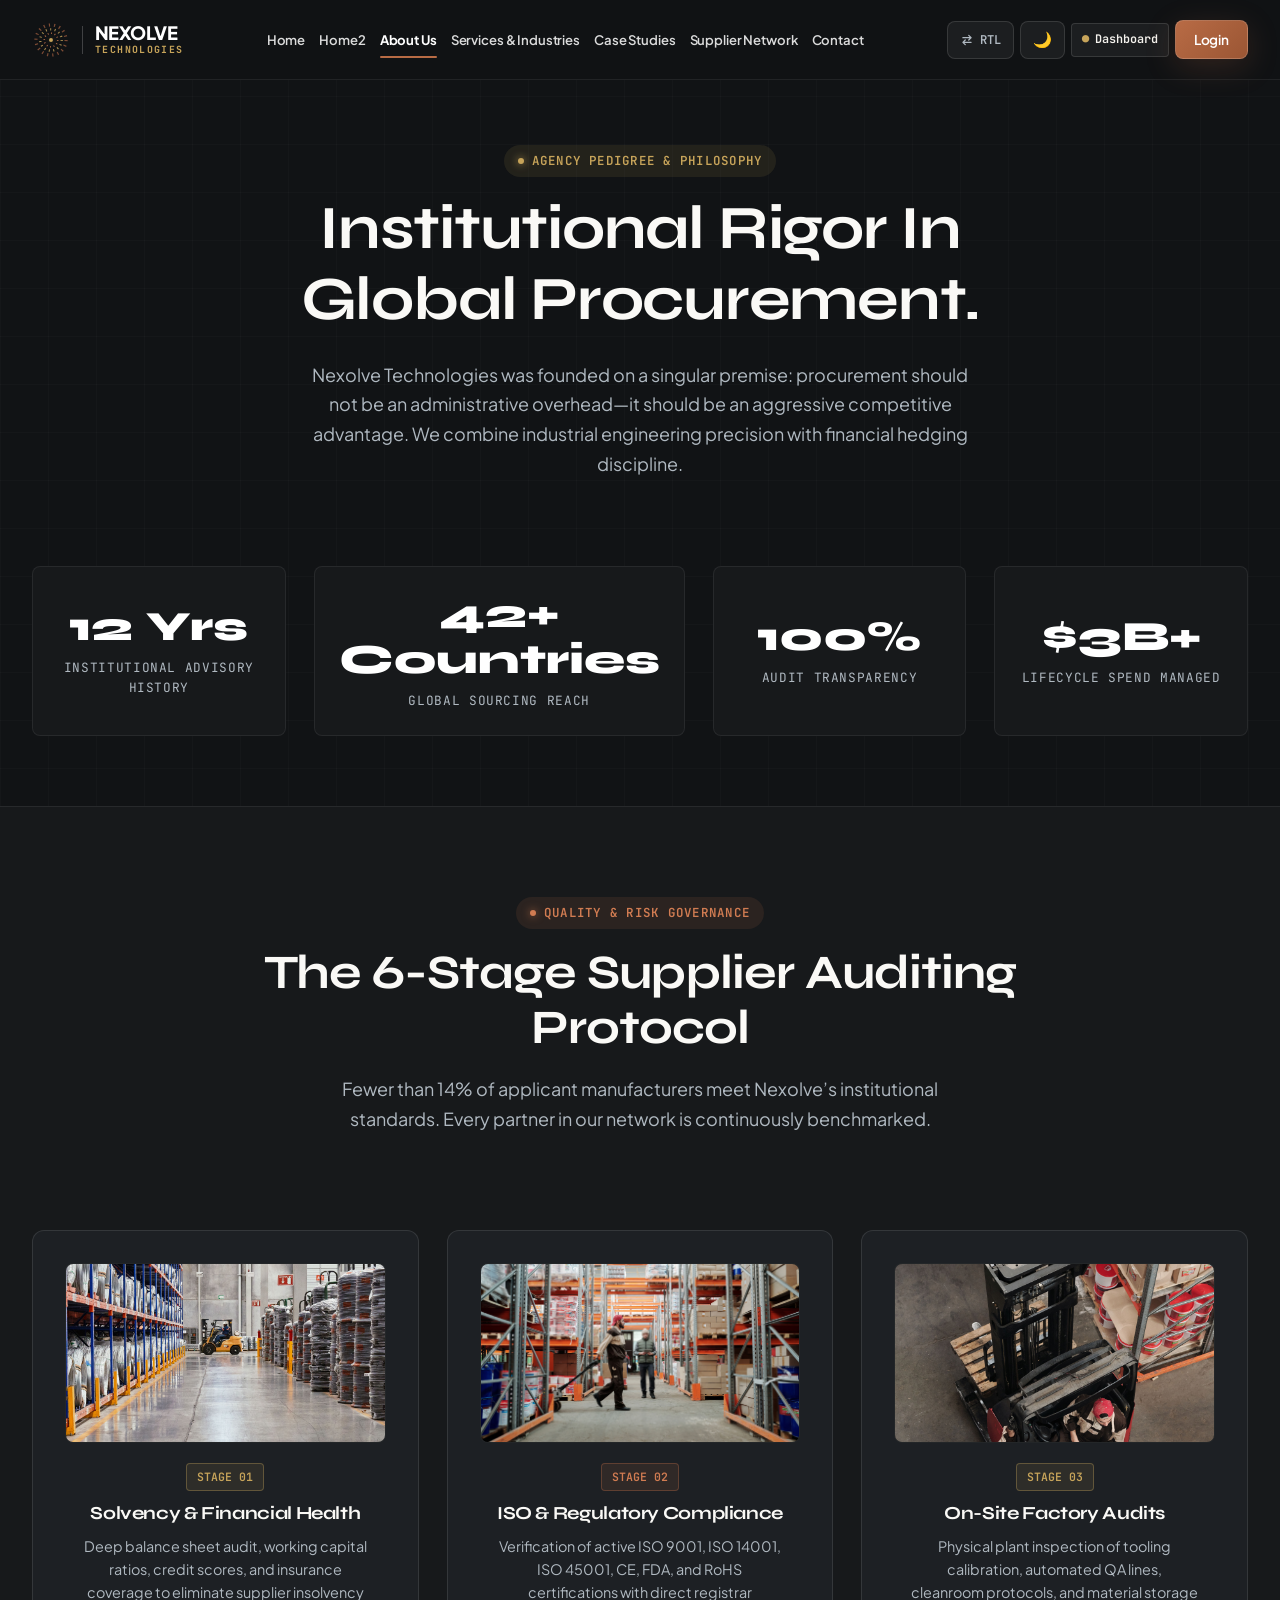
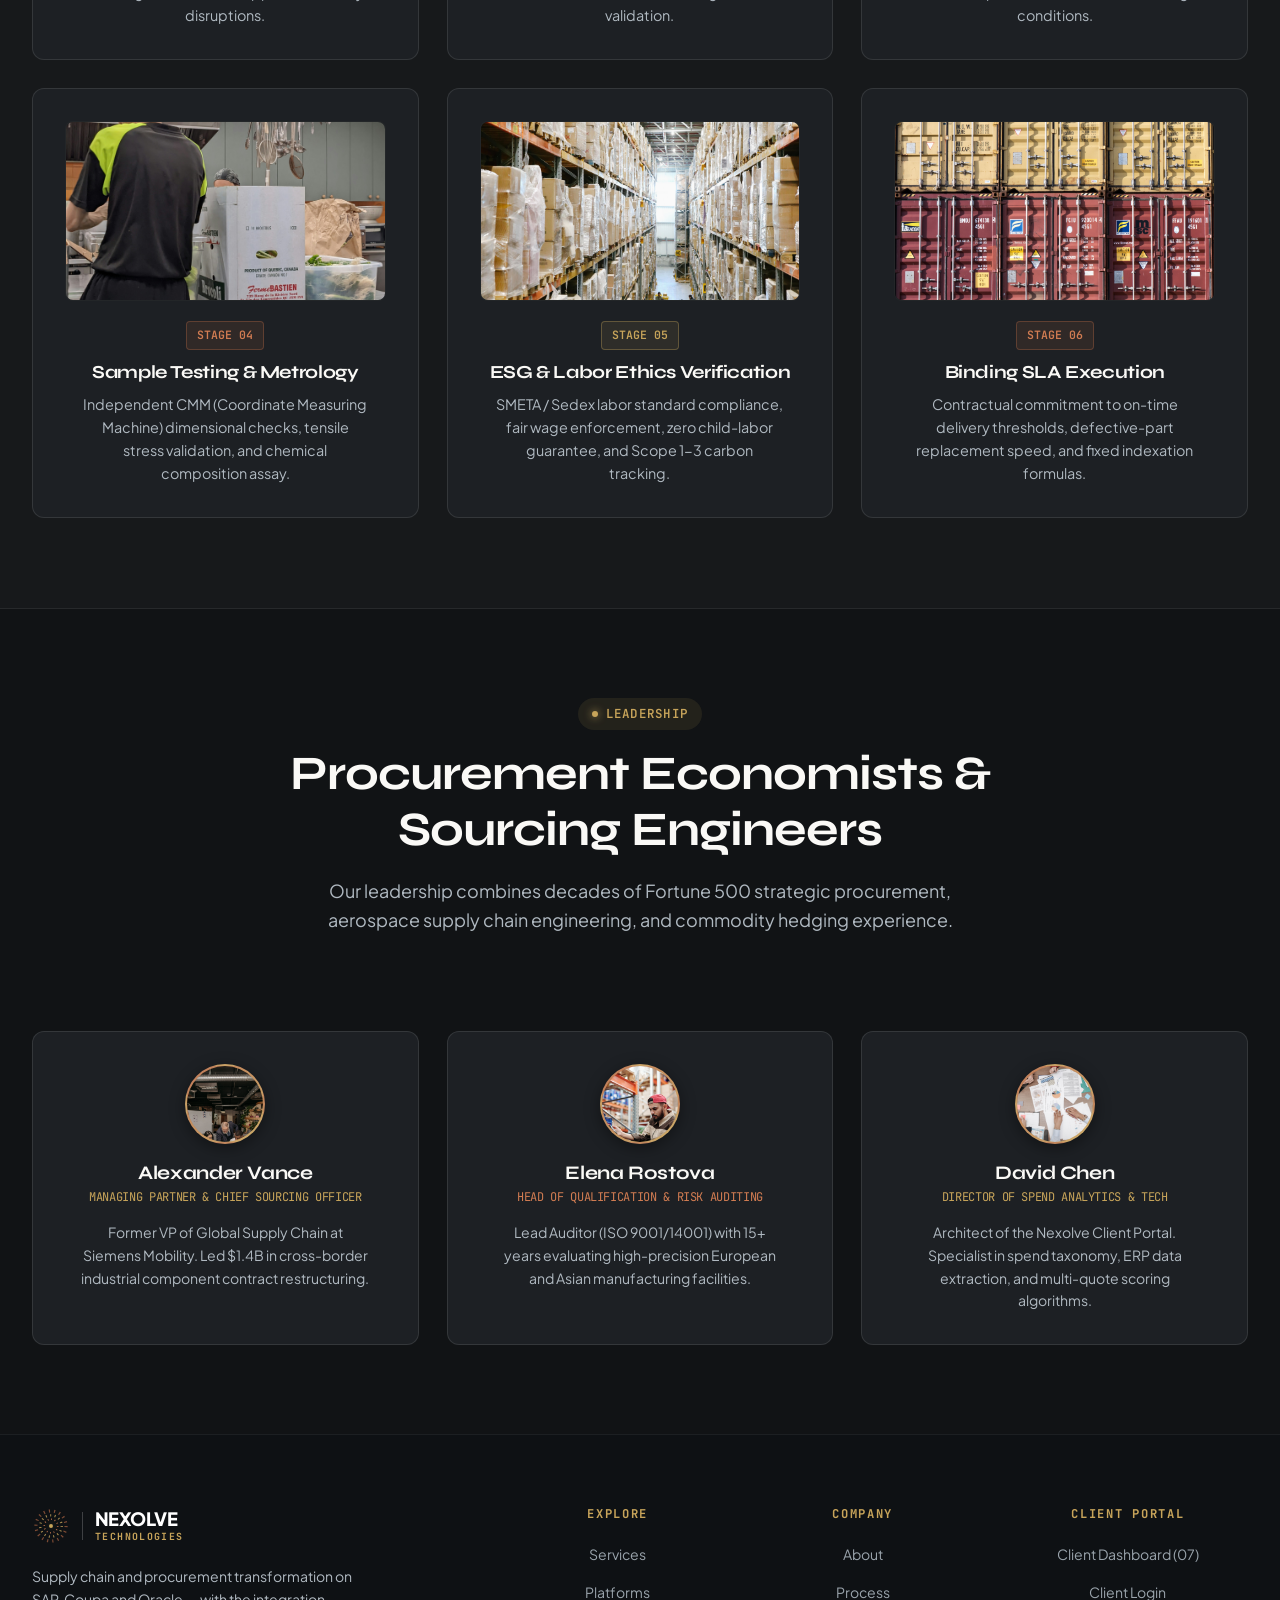
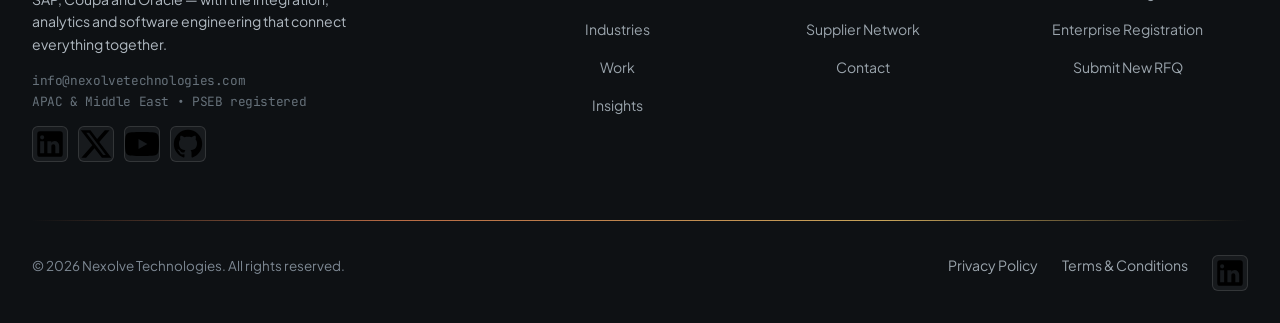
<file: about.html>
<!DOCTYPE html>
<html lang="en">
<head>
  <meta charset="UTF-8">
  <meta name="viewport" content="width=device-width, initial-scale=1.0">
  <title>About Us — Nexolve Technologies | Procurement Methodology & Agency Expertise</title>
  <meta name="description" content="Learn about Nexolve Technologies' executive pedigree, rigorous 6-stage supplier qualification protocol, global sourcing footprint, and procurement governance.">
  <link rel="stylesheet" href="css/style.css">
  <link rel="icon" type="image/svg+xml" href="favicon.svg">
</head>
<body>

  <!-- Header -->
  <header class="site-header">
    <div class="container header-inner">
      <a href="index.html" class="brand-lockup">
        <svg viewBox="0 0 96 96" aria-hidden="true" focusable="false" class="matrix-mark brand-lockup__mark">
          <g fill="none">
            <circle class="matrix-mark__ring matrix-mark__ring--outer" cx="48" cy="48" r="38" stroke-width="8" stroke-dasharray="3 10.264"></circle>
            <circle class="matrix-mark__ring matrix-mark__ring--middle" cx="48" cy="48" r="27" stroke-width="6" stroke-dasharray="2.5 8.81"></circle>
            <circle class="matrix-mark__ring matrix-mark__ring--inner" cx="48" cy="48" r="17" stroke-width="4" stroke-dasharray="2 6.901"></circle>
          </g>
          <circle class="matrix-mark__core" cx="48" cy="48" r="5"></circle>
        </svg>
        <span class="brand-lockup__rule" aria-hidden="true"></span>
        <div class="brand-lockup__type">
          <span class="brand-lockup__name">NEXOLVE</span>
          <span class="brand-lockup__descriptor">TECHNOLOGIES</span>
        </div>
      </a>

      <nav class="nav-links">
        <a href="index.html" class="nav-link">Home</a>
        <a href="home-2.html" class="nav-link">Home2</a>
        <a href="about.html" class="nav-link active">About Us</a>
        <a href="services.html" class="nav-link">Services & Industries</a>
        <a href="case-studies.html" class="nav-link">Case Studies</a>
        <a href="supplier-network.html" class="nav-link">Supplier Network</a>
        <a href="contact.html" class="nav-link">Contact</a>

        <div class="mobile-drawer-actions">
          <div style="display:flex; justify-content:center; gap:10px; margin-bottom:8px;">
            <button class="header-control-btn rtl-toggle-btn" aria-label="Toggle RTL / LTR layout" style="flex:1;">
              <svg class="rtl-icon" width="14" height="14" viewBox="0 0 24 24" fill="none" stroke="currentColor" stroke-width="2.2" stroke-linecap="round" stroke-linejoin="round" aria-hidden="true">
                <path d="M5 8h14M15 4l4 4-4 4M19 16H5M9 12l-4 4 4 4"/>
              </svg>
              <span class="rtl-label">RTL</span>
            </button>
            <button class="header-control-btn theme-toggle-btn" aria-label="Toggle Light / Dark mode" style="flex:1;">
              <span class="theme-toggle-icon">🌙</span> Theme
            </button>
          </div>
          <a href="dashboard.html" class="btn btn-secondary btn-sm">
            <span style="color:var(--color-gold);">●</span> Dashboard
          </a>
          <a href="login.html" class="btn btn-primary btn-sm">
            Login →
          </a>
          <div style="display:flex; justify-content:center; gap:16px; margin-top:6px;">
            <a href="register.html" class="mono text-gold" style="font-size:0.82rem;">Create Account</a>
          </div>
        </div>
      </nav>

      <div class="nav-actions">
        <button class="header-control-btn rtl-toggle-btn" id="rtlToggleBtn" aria-label="Toggle RTL / LTR layout" title="Toggle RTL Direction">
          <svg class="rtl-icon" width="14" height="14" viewBox="0 0 24 24" fill="none" stroke="currentColor" stroke-width="2.2" stroke-linecap="round" stroke-linejoin="round" aria-hidden="true">
            <path d="M5 8h14M15 4l4 4-4 4M19 16H5M9 12l-4 4 4 4"/>
          </svg>
          <span class="rtl-label">RTL</span>
        </button>
        <button class="header-control-btn theme-toggle-btn" id="themeToggleBtn" aria-label="Toggle Light / Dark mode">
          <span class="theme-toggle-icon">🌙</span>
        </button>
        <a href="dashboard.html" class="nav-portal-btn desktop-only-action" id="dashboardHeaderBtn">
          <span style="color:var(--color-gold);">●</span> Dashboard
        </a>
        <a href="login.html" class="btn btn-primary btn-sm desktop-only-action" id="loginHeaderBtn">Login</a>
        <button class="mobile-toggle" aria-label="Toggle Navigation Menu">☰</button>
      </div>
    </div>
  </header>

  <main>
    <!-- About Hero (Center-Aligned) -->
    <section class="section page-hero-section">
      <div class="container">
        <div class="hero-center-box">
          <div class="section-label">Agency Pedigree & Philosophy</div>
          <h1 style="margin-bottom: 24px;">
            Institutional Rigor In Global Procurement.
          </h1>
          <p class="section-subtitle">
            Nexolve Technologies was founded on a singular premise: procurement should not be an administrative overhead—it should be an aggressive competitive advantage. We combine industrial engineering precision with financial hedging discipline.
          </p>
        </div>

        <!-- About Metrics (Center-Aligned) -->
        <div class="grid-4" style="margin-top: 32px;">
          <div class="metric-box">
            <div class="metric-value text-copper-bright counter-val" data-target="12" data-suffix=" Yrs">0</div>
            <div class="metric-label">Institutional Advisory History</div>
          </div>
          <div class="metric-box">
            <div class="metric-value text-gold counter-val" data-target="42" data-suffix="+ Countries">0</div>
            <div class="metric-label">Global Sourcing Reach</div>
          </div>
          <div class="metric-box">
            <div class="metric-value text-white counter-val" data-target="100" data-suffix="%">0</div>
            <div class="metric-label">Audit Transparency</div>
          </div>
          <div class="metric-box">
            <div class="metric-value text-gold counter-val" data-target="3.2" data-prefix="$" data-suffix="B+">0</div>
            <div class="metric-label">Lifecycle Spend Managed</div>
          </div>
        </div>
      </div>
    </section>

    <!-- 6-Stage Supplier Qualification Protocol (Center-Aligned) -->
    <section class="section section-dark">
      <div class="container">
        <div class="section-header-center">
          <div class="section-label copper">Quality & Risk Governance</div>
          <h2 class="section-title">The 6-Stage Supplier Auditing Protocol</h2>
          <p class="section-subtitle">
            Fewer than 14% of applicant manufacturers meet Nexolve’s institutional standards. Every partner in our network is continuously benchmarked.
          </p>
        </div>

        <div class="grid-3">
          <div class="card">
            <div class="card-glow"></div>
            <div class="card-media-wrap">
              <img src="IMAGE/pexels-willians-huerta-2157111846-36398150.jpg" alt="Solvency & Financial Health Audit" loading="lazy">
            </div>
            <span class="badge badge-gold" style="margin-bottom:12px;">STAGE 01</span>
            <div class="card-content-body">
              <h3 style="font-size:1.15rem; margin-bottom:10px;">Solvency & Financial Health</h3>
              <p style="color:var(--text-secondary); font-size:0.9rem;">
                Deep balance sheet audit, working capital ratios, credit scores, and insurance coverage to eliminate supplier insolvency disruptions.
              </p>
            </div>
          </div>

          <div class="card">
            <div class="card-glow"></div>
            <div class="card-media-wrap">
              <img src="IMAGE/pexels-tiger-lily-4487365.jpg" alt="ISO & Regulatory Compliance Verification" loading="lazy">
            </div>
            <span class="badge badge-copper" style="margin-bottom:12px;">STAGE 02</span>
            <div class="card-content-body">
              <h3 style="font-size:1.15rem; margin-bottom:10px;">ISO & Regulatory Compliance</h3>
              <p style="color:var(--text-secondary); font-size:0.9rem;">
                Verification of active ISO 9001, ISO 14001, ISO 45001, CE, FDA, and RoHS certifications with direct registrar validation.
              </p>
            </div>
          </div>

          <div class="card">
            <div class="card-glow"></div>
            <div class="card-media-wrap">
              <img src="IMAGE/pexels-tiger-lily-4483558.jpg" alt="On-Site Factory Audits" loading="lazy">
            </div>
            <span class="badge badge-gold" style="margin-bottom:12px;">STAGE 03</span>
            <div class="card-content-body">
              <h3 style="font-size:1.15rem; margin-bottom:10px;">On-Site Factory Audits</h3>
              <p style="color:var(--text-secondary); font-size:0.9rem;">
                Physical plant inspection of tooling calibration, automated QA lines, cleanroom protocols, and material storage conditions.
              </p>
            </div>
          </div>

          <div class="card">
            <div class="card-glow"></div>
            <div class="card-media-wrap">
              <img src="IMAGE/compagnons-dxfe5z116ZQ-unsplash.jpg" alt="Sample Testing & Metrology" loading="lazy">
            </div>
            <span class="badge badge-copper" style="margin-bottom:12px;">STAGE 04</span>
            <div class="card-content-body">
              <h3 style="font-size:1.15rem; margin-bottom:10px;">Sample Testing & Metrology</h3>
              <p style="color:var(--text-secondary); font-size:0.9rem;">
                Independent CMM (Coordinate Measuring Machine) dimensional checks, tensile stress validation, and chemical composition assay.
              </p>
            </div>
          </div>

          <div class="card">
            <div class="card-glow"></div>
            <div class="card-media-wrap">
              <img src="IMAGE/pexels-maorattias-5156696.jpg" alt="ESG & Labor Ethics Verification" loading="lazy">
            </div>
            <span class="badge badge-gold" style="margin-bottom:12px;">STAGE 05</span>
            <div class="card-content-body">
              <h3 style="font-size:1.15rem; margin-bottom:10px;">ESG & Labor Ethics Verification</h3>
              <p style="color:var(--text-secondary); font-size:0.9rem;">
                SMETA / Sedex labor standard compliance, fair wage enforcement, zero child-labor guarantee, and Scope 1-3 carbon tracking.
              </p>
            </div>
          </div>

          <div class="card">
            <div class="card-glow"></div>
            <div class="card-media-wrap">
              <img src="IMAGE/pexels-wolfgang-weiser-467045605-20034029.jpg" alt="Binding SLA Execution" loading="lazy">
            </div>
            <span class="badge badge-copper" style="margin-bottom:12px;">STAGE 06</span>
            <div class="card-content-body">
              <h3 style="font-size:1.15rem; margin-bottom:10px;">Binding SLA Execution</h3>
              <p style="color:var(--text-secondary); font-size:0.9rem;">
                Contractual commitment to on-time delivery thresholds, defective-part replacement speed, and fixed indexation formulas.
              </p>
            </div>
          </div>
        </div>
      </div>
    </section>

    <!-- Executive Leadership & Advisory Pedigree (Center-Aligned) -->
    <section class="section">
      <div class="container">
        <div class="section-header-center">
          <div class="section-label">Leadership</div>
          <h2 class="section-title">Procurement Economists & Sourcing Engineers</h2>
          <p class="section-subtitle">
            Our leadership combines decades of Fortune 500 strategic procurement, aerospace supply chain engineering, and commodity hedging experience.
          </p>
        </div>

        <div class="grid-3">
          <div class="card">
            <div class="team-avatar-wrap">
              <img src="IMAGE/pexels-pavel-danilyuk-7654176.jpg" alt="Alexander Vance" loading="lazy">
            </div>
            <div class="card-content-body">
              <h3 style="font-size:1.2rem; margin-bottom:4px;">Alexander Vance</h3>
              <div class="mono text-gold" style="font-size:0.75rem; margin-bottom:14px;">MANAGING PARTNER & CHIEF SOURCING OFFICER</div>
              <p style="color:var(--text-secondary); font-size:0.88rem; line-height:1.6;">
                Former VP of Global Supply Chain at Siemens Mobility. Led $1.4B in cross-border industrial component contract restructuring.
              </p>
            </div>
          </div>

          <div class="card">
            <div class="team-avatar-wrap">
              <img src="IMAGE/pexels-tiger-lily-4484150.jpg" alt="Elena Rostova" loading="lazy">
            </div>
            <div class="card-content-body">
              <h3 style="font-size:1.2rem; margin-bottom:4px;">Elena Rostova</h3>
              <div class="mono text-copper-bright" style="font-size:0.75rem; margin-bottom:14px;">HEAD OF QUALIFICATION & RISK AUDITING</div>
              <p style="color:var(--text-secondary); font-size:0.88rem; line-height:1.6;">
                Lead Auditor (ISO 9001/14001) with 15+ years evaluating high-precision European and Asian manufacturing facilities.
              </p>
            </div>
          </div>

          <div class="card">
            <div class="team-avatar-wrap">
              <img src="IMAGE/pexels-pavel-danilyuk-7868970.jpg" alt="David Chen" loading="lazy">
            </div>
            <div class="card-content-body">
              <h3 style="font-size:1.2rem; margin-bottom:4px;">David Chen</h3>
              <div class="mono text-gold" style="font-size:0.75rem; margin-bottom:14px;">DIRECTOR OF SPEND ANALYTICS & TECH</div>
              <p style="color:var(--text-secondary); font-size:0.88rem; line-height:1.6;">
                Architect of the Nexolve Client Portal. Specialist in spend taxonomy, ERP data extraction, and multi-quote scoring algorithms.
              </p>
            </div>
          </div>
        </div>
      </div>
    </section>
  </main>

  <!-- Footer -->
  <!-- Nexolve Signature Footer with Hairline Spectrum & Social Alignment -->
  <footer class="site-footer" style="background:#0E1114;">
    <div class="container">
      <div class="footer-grid">
        <div>
          <a href="index.html" class="brand-lockup" style="margin-bottom: 20px;">
            <svg viewBox="0 0 96 96" aria-hidden="true" focusable="false" class="matrix-mark brand-lockup__mark">
              <g fill="none">
                <circle class="matrix-mark__ring matrix-mark__ring--outer" cx="48" cy="48" r="38" stroke-width="8"
                  stroke-dasharray="3 10.264"></circle>
                <circle class="matrix-mark__ring matrix-mark__ring--middle" cx="48" cy="48" r="27" stroke-width="6"
                  stroke-dasharray="2.5 8.81"></circle>
                <circle class="matrix-mark__ring matrix-mark__ring--inner" cx="48" cy="48" r="17" stroke-width="4"
                  stroke-dasharray="2 6.901"></circle>
              </g>
              <circle class="matrix-mark__core" cx="48" cy="48" r="5"></circle>
            </svg>
            <span class="brand-lockup__rule" aria-hidden="true"></span>
            <div class="brand-lockup__type">
              <span class="brand-lockup__name">NEXOLVE</span>
              <span class="brand-lockup__descriptor">TECHNOLOGIES</span>
            </div>
          </a>

          <p
            style="font-size: 0.88rem; color: var(--text-secondary); max-width: 340px; margin-bottom: 16px; line-height: 1.6;">
            Supply chain and procurement transformation on SAP, Coupa and Oracle — with the integration, analytics and
            software engineering that connect everything together.
          </p>
          <div class="mono" style="font-size: 0.8rem; color: var(--text-muted); line-height: 1.6;">
            <div>info@nexolvetechnologies.com</div>
            <div>APAC & Middle East • PSEB registered</div>
          </div>
          <div class="footer-brand-socials">
            <a href="https://www.linkedin.com/company/nexolve-technologies" target="_blank" rel="noopener noreferrer"
              class="social-icon-btn" aria-label="Nexolve on LinkedIn" title="LinkedIn">
              <svg viewBox="0 0 24 24">
                <path
                  d="M19 3a2 2 0 0 1 2 2v14a2 2 0 0 1-2 2H5a2 2 0 0 1-2-2V5a2 2 0 0 1 2-2h14m-.5 15.5v-5.3a3.26 3.26 0 0 0-3.26-3.26c-.85 0-1.84.52-2.28 1.3v-1.11h-2.79v8.37h2.79v-4.93c0-.77.62-1.4 1.39-1.4a1.4 1.4 0 0 1 1.4 1.4v4.93h2.75M6.46 8.76a1.45 1.45 0 1 0 0-2.9 1.45 1.45 0 0 0 0 2.9m1.4 9.74v-8.37H5.06v8.37h2.8z" />
              </svg>
            </a>
            <a href="https://x.com/nexolve_tech" target="_blank" rel="noopener noreferrer"
              class="social-icon-btn" aria-label="Nexolve on X" title="Twitter / X">
              <svg viewBox="0 0 24 24">
                <path d="M18.244 2.25h3.308l-7.227 8.26 8.502 11.24H16.17l-5.214-6.817L4.99 21.75H1.68l7.73-8.835L1.254 2.25H8.08l4.713 6.231zm-1.161 17.52h1.833L7.084 4.126H5.117z"/>
              </svg>
            </a>
            <a href="https://www.youtube.com/@nexolvetechnologies" target="_blank" rel="noopener noreferrer"
              class="social-icon-btn" aria-label="Nexolve on YouTube" title="YouTube">
              <svg viewBox="0 0 24 24">
                <path d="M23.498 6.186a3.016 3.016 0 0 0-2.122-2.136C19.505 3.545 12 3.545 12 3.545s-7.505 0-9.377.505A3.017 3.017 0 0 0 .502 6.186C0 8.07 0 12 0 12s0 3.93.502 5.814a3.016 3.016 0 0 0 2.122 2.136c1.871.505 9.376.505 9.376.505s7.505 0 9.377-.505a3.015 3.015 0 0 0 2.122-2.136C24 15.93 24 12 24 12s0-3.93-.502-5.814zM9.545 15.568V8.432L15.818 12l-6.273 3.568z"/>
              </svg>
            </a>
            <a href="https://github.com/nexolve-technologies" target="_blank" rel="noopener noreferrer"
              class="social-icon-btn" aria-label="Nexolve on GitHub" title="GitHub">
              <svg viewBox="0 0 24 24">
                <path d="M12 2A10 10 0 0 0 2 12c0 4.42 2.87 8.17 6.84 9.5.5.08.66-.23.66-.5v-1.69c-2.77.6-3.36-1.34-3.36-1.34-.46-1.16-1.11-1.47-1.11-1.47-.91-.62.07-.6.07-.6 1 .07 1.53 1.03 1.53 1.03.87 1.52 2.34 1.07 2.91.83.1-.65.35-1.09.63-1.34-2.22-.25-4.55-1.11-4.55-4.92 0-1.11.38-2 1.03-2.71-.1-.25-.45-1.29.1-2.64 0 0 .84-.27 2.75 1.02.79-.22 1.65-.33 2.5-.33.85 0 1.71.11 2.5.33 1.91-1.29 2.75-1.02 2.75-1.02.55 1.35.2 2.39.1 2.64.65.71 1.03 1.6 1.03 2.71 0 3.82-2.34 4.66-4.57 4.91.36.31.69.92.69 1.85V21c0 .27.16.59.67.5C19.14 20.16 22 16.42 22 12A10 10 0 0 0 12 2z"/>
              </svg>
            </a>
          </div>
        </div>

        <div>
          <h4 class="footer-heading">Explore</h4>
          <ul class="footer-links">
            <li><a href="services.html" class="footer-link">Services</a></li>
            <li><a href="home-2.html" class="footer-link">Platforms</a></li>
            <li><a href="services.html#industries" class="footer-link">Industries</a></li>
            <li><a href="case-studies.html" class="footer-link">Work</a></li>
            <li><a href="case-studies.html#whitepapers" class="footer-link">Insights</a></li>
          </ul>
        </div>

        <div>
          <h4 class="footer-heading">Company</h4>
          <ul class="footer-links">
            <li><a href="about.html" class="footer-link">About</a></li>
            <li><a href="home-2.html#workflow" class="footer-link">Process</a></li>
            <li><a href="supplier-network.html" class="footer-link">Supplier Network</a></li>
            <li><a href="contact.html" class="footer-link">Contact</a></li>
          </ul>
        </div>

        <div>
          <h4 class="footer-heading">Client Portal</h4>
          <ul class="footer-links">
            <li><a href="dashboard.html" class="footer-link">Client Dashboard (07)</a></li>
            <li><a href="login.html" class="footer-link">Client Login</a></li>
            <li><a href="register.html" class="footer-link">Enterprise Registration</a></li>
            <li><a href="supplier-network.html#sourcing-form" class="footer-link">Submit New RFQ</a></li>
          </ul>
        </div>
      </div>

      <div class="hairline-spectrum"></div>

      <div class="footer-bottom" style="padding-top:0;">
        <div>© 2026 Nexolve Technologies. All rights reserved.</div>
        <div style="display:flex; align-items:center; gap: 24px; flex-wrap:wrap;">
          <a href="#" class="footer-link">Privacy Policy</a>
          <a href="#" class="footer-link">Terms & Conditions</a>
          <div class="footer-social-list">
            <a href="https://www.linkedin.com/company/nexolve-technologies" target="_blank" rel="noopener noreferrer"
              class="social-icon-btn" aria-label="Nexolve on LinkedIn">
              <svg viewBox="0 0 24 24">
                <path
                  d="M19 3a2 2 0 0 1 2 2v14a2 2 0 0 1-2 2H5a2 2 0 0 1-2-2V5a2 2 0 0 1 2-2h14m-.5 15.5v-5.3a3.26 3.26 0 0 0-3.26-3.26c-.85 0-1.84.52-2.28 1.3v-1.11h-2.79v8.37h2.79v-4.93c0-.77.62-1.4 1.39-1.4a1.4 1.4 0 0 1 1.4 1.4v4.93h2.75M6.46 8.76a1.45 1.45 0 1 0 0-2.9 1.45 1.45 0 0 0 0 2.9m1.4 9.74v-8.37H5.06v8.37h2.8z" />
              </svg>
            </a>
          </div>
        </div>
      </div>
    </div>
  </footer>

  <!-- Move to Top Button -->
  <button class="scroll-top-btn" aria-label="Scroll back to top" title="Scroll to top">
    <svg viewBox="0 0 24 24" fill="none" stroke="currentColor" stroke-linecap="round" stroke-linejoin="round">
      <path d="m18 15-6-6-6 6"/>
    </svg>
  </button>

  <script src="js/main.js"></script>
</body>
</html>
</file>
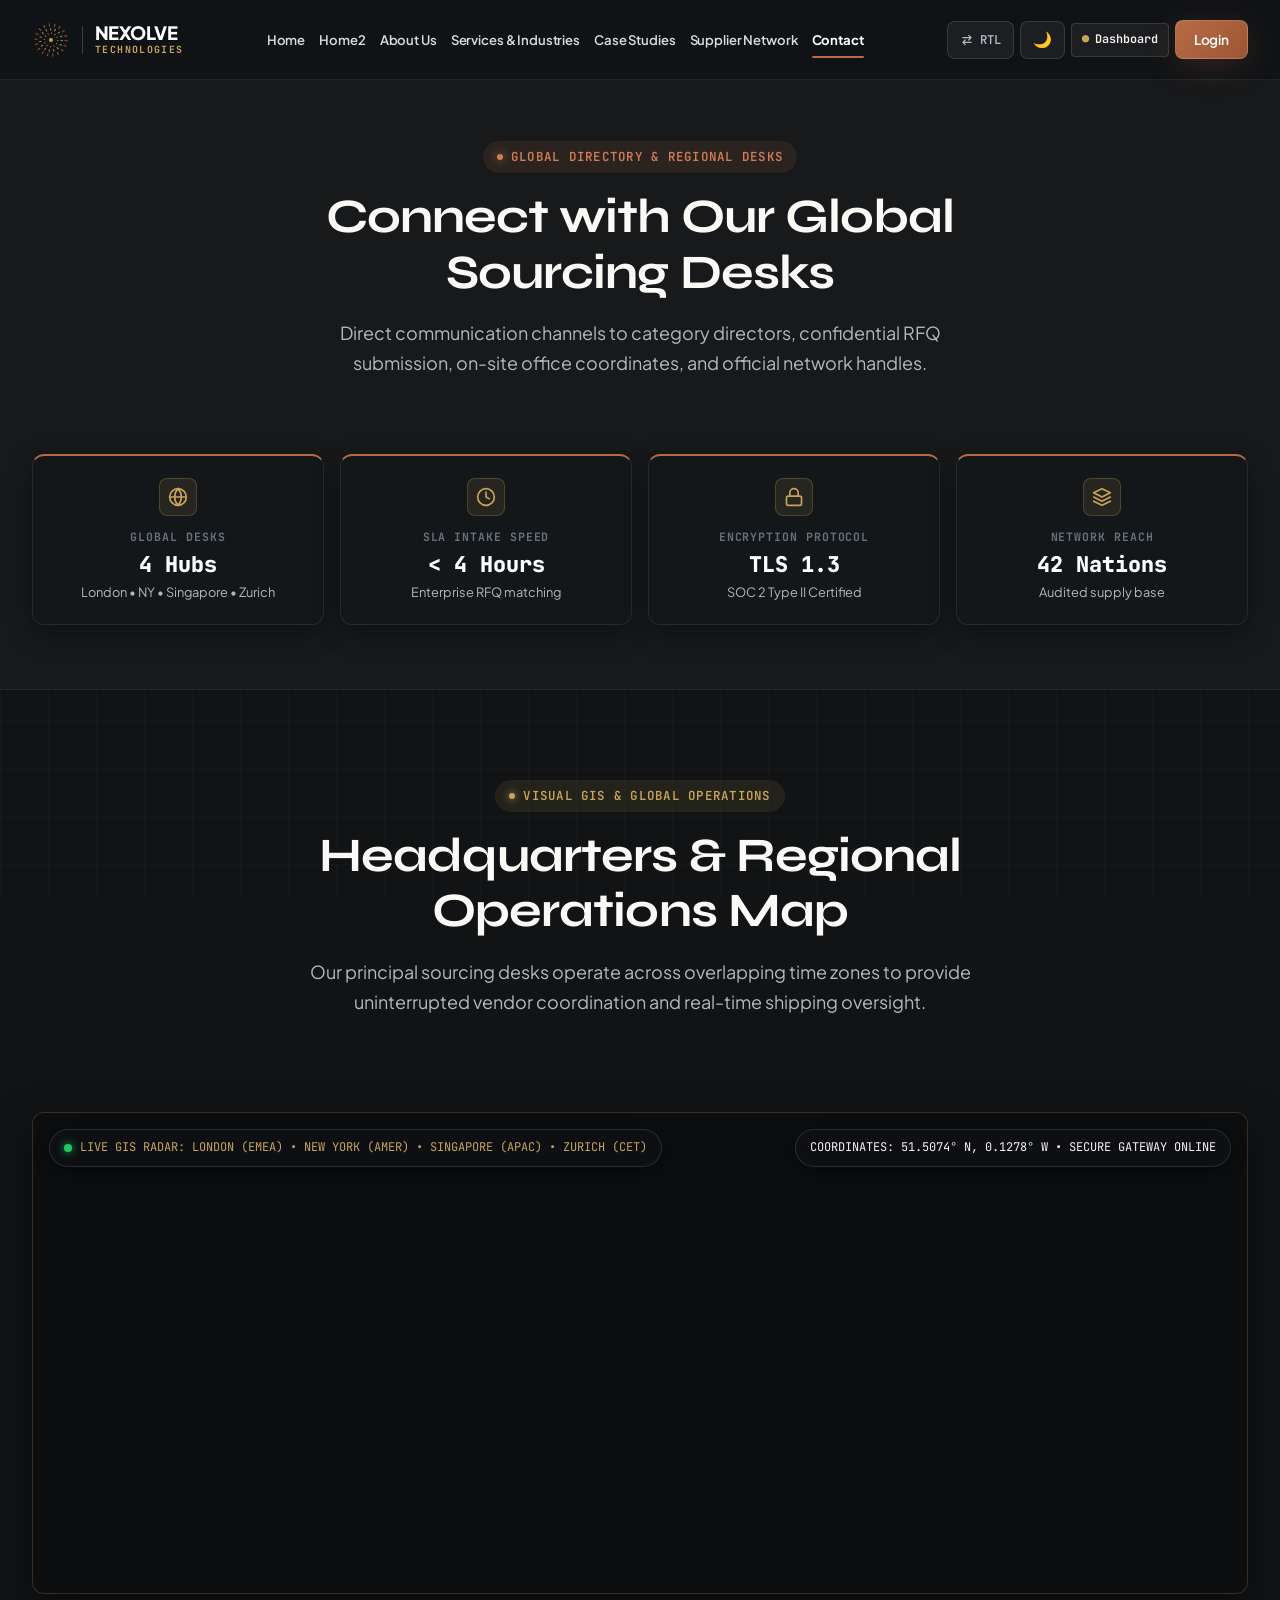
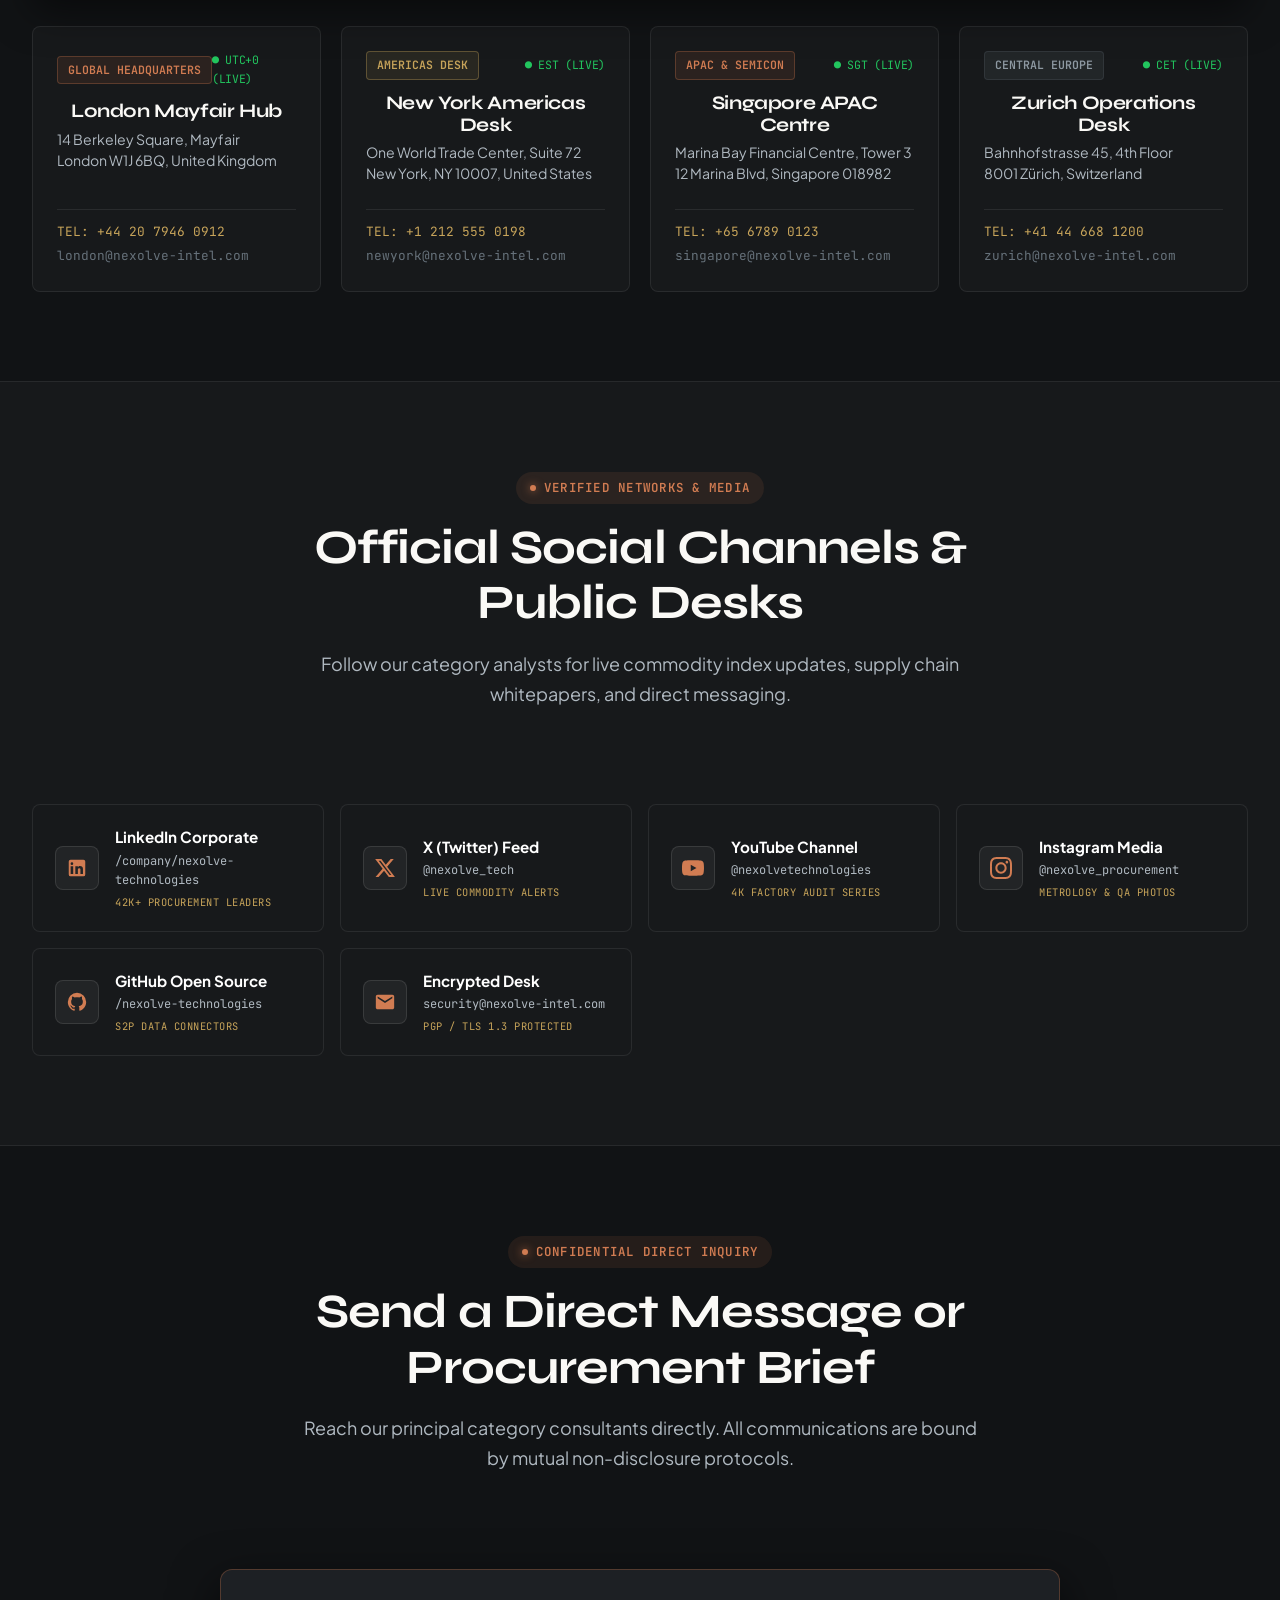
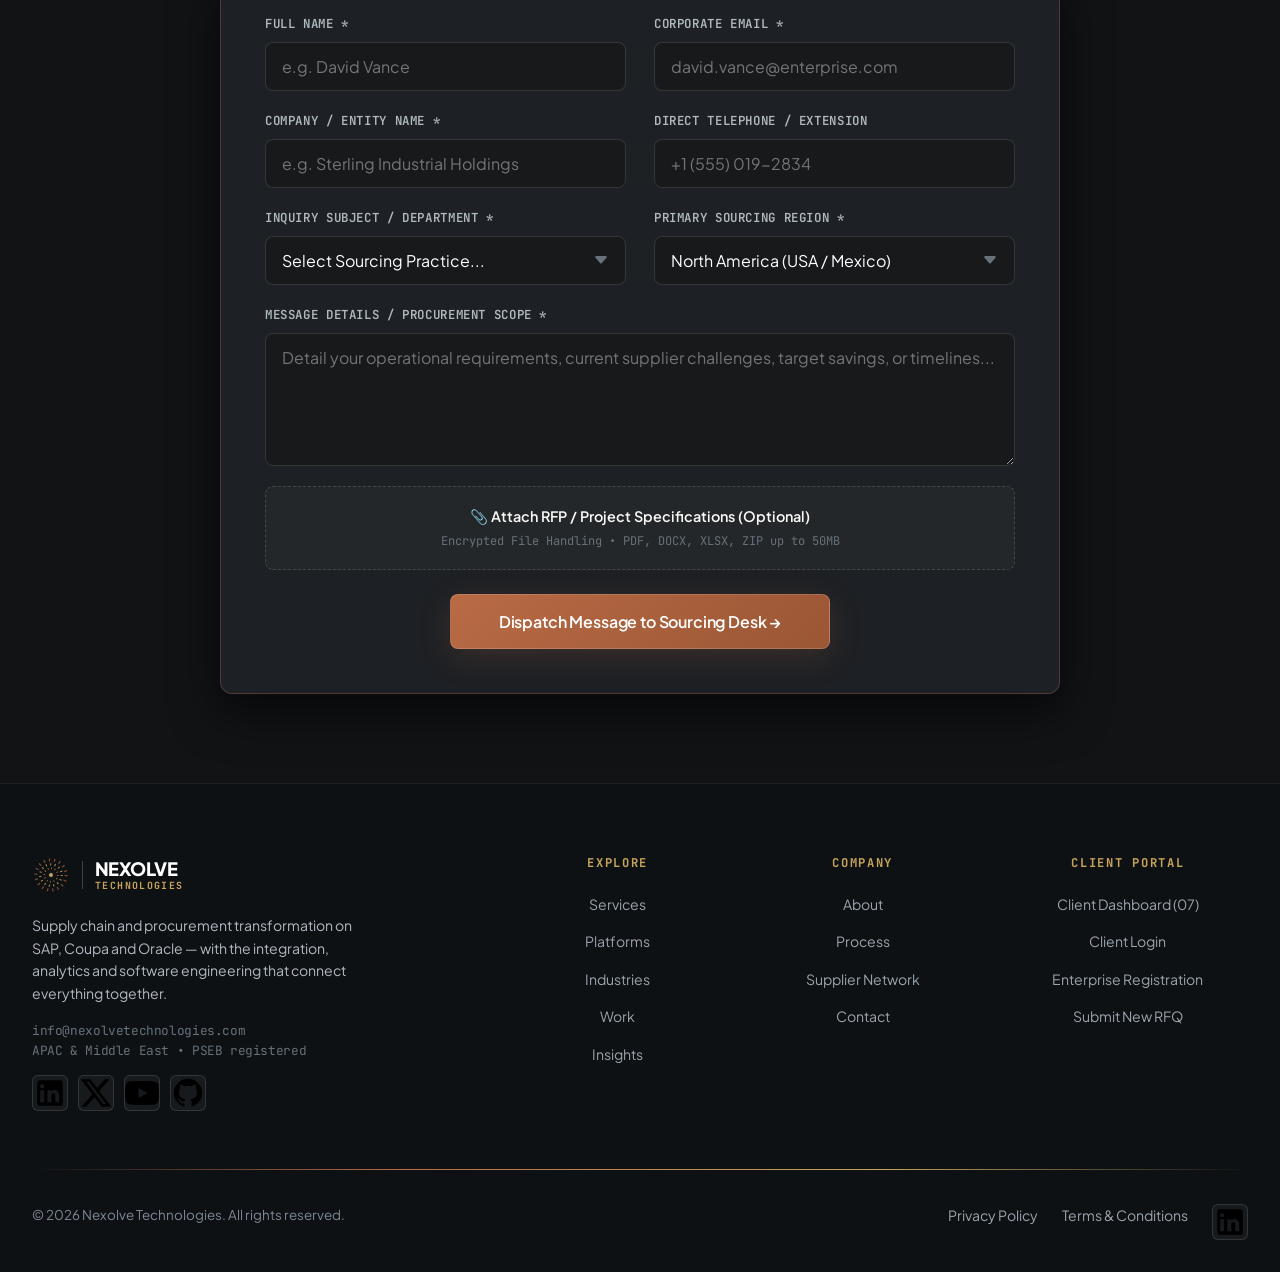
<file: contact.html>
<!DOCTYPE html>
<html lang="en">

<head>
  <meta charset="UTF-8">
  <meta name="viewport" content="width=device-width, initial-scale=1.0">
  <title>Contact & Global Sourcing Desks | Nexolve Technologies</title>
  <meta name="description"
    content="Connect with Nexolve Technologies procurement experts. Regional sourcing desks in London, New York, Singapore, and Zurich, interactive world map, and official social channels.">
  <link rel="icon" type="image/svg+xml" href="favicon.svg">
  <link rel="stylesheet" href="css/style.css">
  <link rel="preconnect" href="https://fonts.googleapis.com">
  <link rel="preconnect" href="https://fonts.gstatic.com" crossorigin>
  <link
    href="https://fonts.googleapis.com/css2?family=Plus+Jakarta+Sans:wght@400;500;600;700;800&family=Space+Mono:wght@400;700&display=swap"
    rel="stylesheet">
</head>

<body>
  <!-- Global Navigation Header -->
  <header class="site-header">
    <div class="container header-inner">
      <a href="index.html" class="brand-lockup" id="brandLogoLink" aria-label="Nexolve Technologies Home">
        <svg viewBox="0 0 96 96" aria-hidden="true" focusable="false" class="matrix-mark brand-lockup__mark">
          <g fill="none">
            <circle class="matrix-mark__ring matrix-mark__ring--outer" cx="48" cy="48" r="38" stroke-width="8"
              stroke-dasharray="3 10.264"></circle>
            <circle class="matrix-mark__ring matrix-mark__ring--middle" cx="48" cy="48" r="27" stroke-width="6"
              stroke-dasharray="2.5 8.81"></circle>
            <circle class="matrix-mark__ring matrix-mark__ring--inner" cx="48" cy="48" r="17" stroke-width="4"
              stroke-dasharray="2 6.901"></circle>
          </g>
          <circle class="matrix-mark__core" cx="48" cy="48" r="5"></circle>
        </svg>
        <span class="brand-lockup__rule" aria-hidden="true"></span>
        <div class="brand-lockup__type">
          <span class="brand-lockup__name">NEXOLVE</span>
          <span class="brand-lockup__descriptor">TECHNOLOGIES</span>
        </div>
      </a>

      <nav class="nav-links" id="mainNav">
        <a href="index.html" class="nav-link">Home</a>
        <a href="home-2.html" class="nav-link">Home2</a>
        <a href="about.html" class="nav-link">About Us</a>
        <a href="services.html" class="nav-link">Services & Industries</a>
        <a href="case-studies.html" class="nav-link">Case Studies</a>
        <a href="supplier-network.html" class="nav-link">Supplier Network</a>
        <a href="contact.html" class="nav-link active">Contact</a>

        <div class="mobile-drawer-actions">
          <div style="display:flex; justify-content:center; gap:10px; margin-bottom:8px;">
            <button class="header-control-btn rtl-toggle-btn" aria-label="Toggle RTL / LTR layout" style="flex:1;">
              <svg class="rtl-icon" width="14" height="14" viewBox="0 0 24 24" fill="none" stroke="currentColor" stroke-width="2.2" stroke-linecap="round" stroke-linejoin="round" aria-hidden="true">
                <path d="M5 8h14M15 4l4 4-4 4M19 16H5M9 12l-4 4 4 4"/>
              </svg>
              <span class="rtl-label">RTL</span>
            </button>
            <button class="header-control-btn theme-toggle-btn" aria-label="Toggle Light / Dark mode" style="flex:1;">
              <span class="theme-toggle-icon">🌙</span> Theme
            </button>
          </div>
          <a href="dashboard.html" class="btn btn-secondary btn-sm">
            <span style="color:var(--color-gold);">●</span> Dashboard
          </a>
          <a href="login.html" class="btn btn-primary btn-sm">
            Login →
          </a>
          <div style="display:flex; justify-content:center; gap:16px; margin-top:6px;">
            <a href="register.html" class="mono text-gold" style="font-size:0.82rem;">Create Account</a>
          </div>
        </div>
      </nav>

      <div class="nav-actions">
        <button class="header-control-btn rtl-toggle-btn" id="rtlToggleBtn" aria-label="Toggle RTL / LTR layout" title="Toggle RTL Direction">
          <svg class="rtl-icon" width="14" height="14" viewBox="0 0 24 24" fill="none" stroke="currentColor" stroke-width="2.2" stroke-linecap="round" stroke-linejoin="round" aria-hidden="true">
            <path d="M5 8h14M15 4l4 4-4 4M19 16H5M9 12l-4 4 4 4"/>
          </svg>
          <span class="rtl-label">RTL</span>
        </button>
        <button class="header-control-btn theme-toggle-btn" id="themeToggleBtn" aria-label="Toggle Light / Dark mode">
          <span class="theme-toggle-icon">🌙</span>
        </button>
        <a href="dashboard.html" class="nav-portal-btn desktop-only-action" id="dashboardHeaderBtn">
          <span style="color:var(--color-gold);">●</span> Dashboard
        </a>
        <a href="login.html" class="btn btn-primary btn-sm desktop-only-action" id="loginHeaderBtn">Login</a>
        <button class="mobile-toggle" aria-label="Toggle Navigation Menu">☰</button>
      </div>
    </div>
  </header>

  <main>
    <!-- Hero Section -->
    <section class="section section-dark page-hero-section" style="padding-top: clamp(110px, 12vw, 140px); padding-bottom: 40px;">
      <div class="container">
        <div class="section-header-center" style="margin-bottom: 32px;">
          <div class="section-label copper">GLOBAL DIRECTORY & REGIONAL DESKS</div>
          <h1 class="section-title">Connect with Our Global Sourcing Desks</h1>
          <p class="section-subtitle">
            Direct communication channels to category directors, confidential RFQ submission, on-site office coordinates, and official network handles.
          </p>
        </div>

        <!-- Quick Telemetry Stats Row -->
        <div class="contact-stats-grid">
          <div class="contact-stat-card">
            <div class="contact-stat-icon">
              <svg width="20" height="20" viewBox="0 0 24 24" fill="none" stroke="currentColor" stroke-width="2" stroke-linecap="round" stroke-linejoin="round"><circle cx="12" cy="12" r="10"/><path d="M12 2a14.5 14.5 0 0 0 0 20 14.5 14.5 0 0 0 0-20"/><path d="M2 12h20"/></svg>
            </div>
            <div class="contact-stat-label">GLOBAL DESKS</div>
            <div class="contact-stat-value">4 Hubs</div>
            <div class="contact-stat-sub">London • NY • Singapore • Zurich</div>
          </div>
          <div class="contact-stat-card">
            <div class="contact-stat-icon">
              <svg width="20" height="20" viewBox="0 0 24 24" fill="none" stroke="currentColor" stroke-width="2" stroke-linecap="round" stroke-linejoin="round"><circle cx="12" cy="12" r="10"/><polyline points="12 6 12 12 16 14"/></svg>
            </div>
            <div class="contact-stat-label">SLA INTAKE SPEED</div>
            <div class="contact-stat-value">&lt; 4 Hours</div>
            <div class="contact-stat-sub">Enterprise RFQ matching</div>
          </div>
          <div class="contact-stat-card">
            <div class="contact-stat-icon">
              <svg width="20" height="20" viewBox="0 0 24 24" fill="none" stroke="currentColor" stroke-width="2" stroke-linecap="round" stroke-linejoin="round"><rect x="3" y="11" width="18" height="11" rx="2" ry="2"/><path d="M7 11V7a5 5 0 0 1 10 0v4"/></svg>
            </div>
            <div class="contact-stat-label">ENCRYPTION PROTOCOL</div>
            <div class="contact-stat-value">TLS 1.3</div>
            <div class="contact-stat-sub">SOC 2 Type II Certified</div>
          </div>
          <div class="contact-stat-card">
            <div class="contact-stat-icon">
              <svg width="20" height="20" viewBox="0 0 24 24" fill="none" stroke="currentColor" stroke-width="2" stroke-linecap="round" stroke-linejoin="round"><polygon points="12 2 2 7 12 12 22 7 12 2"/><polyline points="2 17 12 22 22 17"/><polyline points="2 12 12 17 22 12"/></svg>
            </div>
            <div class="contact-stat-label">NETWORK REACH</div>
            <div class="contact-stat-value">42 Nations</div>
            <div class="contact-stat-sub">Audited supply base</div>
          </div>
        </div>
      </div>
    </section>

    <!-- 1. Interactive Global Map & Regional Hubs -->
    <section class="section">
      <div class="container">
        <div class="section-header-center">
          <div class="section-label gold">Visual GIS & Global Operations</div>
          <h2 class="section-title">Headquarters & Regional Operations Map</h2>
          <p class="section-subtitle">
            Our principal sourcing desks operate across overlapping time zones to provide uninterrupted vendor coordination and real-time shipping oversight.
          </p>
        </div>

        <!-- Global Map Container -->
        <div class="contact-map-wrapper">
          <div class="map-hud-overlay">
            <div class="map-hud-badge">
              <span class="pulse-dot"></span>
              LIVE GIS RADAR: LONDON (EMEA) • NEW YORK (AMER) • SINGAPORE (APAC) • ZURICH (CET)
            </div>
            <div class="map-hud-badge" style="color:var(--color-copper-bright);">
              COORDINATES: 51.5074° N, 0.1278° W • SECURE GATEWAY ONLINE
            </div>
          </div>
          
          <!-- Styled Map Frame -->
          <iframe 
            class="contact-map-frame"
            src="https://www.google.com/maps/embed?pb=!1m18!1m12!1m3!1d2483.546418870198!2d-0.1444654233804868!3d51.50332431096739!2m3!1f0!2f0!3f0!3m2!1i1024!2i768!4f13.1!3m3!1m2!1s0x487604d802a24c55%3A0x7d65377f0a927a48!2sMayfair%2C%20London%2C%20UK!5e0!3m2!1sen!2sus!4v1710580000000!5m2!1sen!2sus" 
            allowfullscreen="" 
            loading="lazy" 
            referrerpolicy="no-referrer-when-downgrade"
            title="Nexolve Technologies Global Headquarters Map">
          </iframe>
        </div>

        <!-- 4 Regional Office Directory Cards -->
        <div class="office-hubs-grid">
          <!-- London HQ -->
          <div class="office-hub-card">
            <div>
              <div style="display:flex; justify-content:space-between; align-items:center; margin-bottom:12px;">
                <span class="badge badge-copper">GLOBAL HEADQUARTERS</span>
                <span class="mono" style="font-size:0.72rem; color:#22C55E;">● UTC+0 (LIVE)</span>
              </div>
              <h3 style="font-size:1.2rem; margin-bottom:6px;">London Mayfair Hub</h3>
              <p style="color:var(--text-secondary); font-size:0.88rem; line-height:1.5; margin-bottom:16px;">
                14 Berkeley Square, Mayfair<br>London W1J 6BQ, United Kingdom
              </p>
            </div>
            <div class="office-hub-footer">
              <div style="color:var(--color-gold); margin-bottom:4px;">TEL: +44 20 7946 0912</div>
              <div style="color:var(--text-muted);">london@nexolve-intel.com</div>
            </div>
          </div>

          <!-- New York -->
          <div class="office-hub-card">
            <div>
              <div style="display:flex; justify-content:space-between; align-items:center; margin-bottom:12px;">
                <span class="badge badge-gold">AMERICAS DESK</span>
                <span class="mono" style="font-size:0.72rem; color:#22C55E;">● EST (LIVE)</span>
              </div>
              <h3 style="font-size:1.2rem; margin-bottom:6px;">New York Americas Desk</h3>
              <p style="color:var(--text-secondary); font-size:0.88rem; line-height:1.5; margin-bottom:16px;">
                One World Trade Center, Suite 72<br>New York, NY 10007, United States
              </p>
            </div>
            <div class="office-hub-footer">
              <div style="color:var(--color-gold); margin-bottom:4px;">TEL: +1 212 555 0198</div>
              <div style="color:var(--text-muted);">newyork@nexolve-intel.com</div>
            </div>
          </div>

          <!-- Singapore -->
          <div class="office-hub-card">
            <div>
              <div style="display:flex; justify-content:space-between; align-items:center; margin-bottom:12px;">
                <span class="badge badge-copper">APAC & SEMICON</span>
                <span class="mono" style="font-size:0.72rem; color:#22C55E;">● SGT (LIVE)</span>
              </div>
              <h3 style="font-size:1.2rem; margin-bottom:6px;">Singapore APAC Centre</h3>
              <p style="color:var(--text-secondary); font-size:0.88rem; line-height:1.5; margin-bottom:16px;">
                Marina Bay Financial Centre, Tower 3<br>12 Marina Blvd, Singapore 018982
              </p>
            </div>
            <div class="office-hub-footer">
              <div style="color:var(--color-gold); margin-bottom:4px;">TEL: +65 6789 0123</div>
              <div style="color:var(--text-muted);">singapore@nexolve-intel.com</div>
            </div>
          </div>

          <!-- Zurich -->
          <div class="office-hub-card">
            <div>
              <div style="display:flex; justify-content:space-between; align-items:center; margin-bottom:12px;">
                <span class="badge badge-steel">CENTRAL EUROPE</span>
                <span class="mono" style="font-size:0.72rem; color:#22C55E;">● CET (LIVE)</span>
              </div>
              <h3 style="font-size:1.2rem; margin-bottom:6px;">Zurich Operations Desk</h3>
              <p style="color:var(--text-secondary); font-size:0.88rem; line-height:1.5; margin-bottom:16px;">
                Bahnhofstrasse 45, 4th Floor<br>8001 Zürich, Switzerland
              </p>
            </div>
            <div class="office-hub-footer">
              <div style="color:var(--color-gold); margin-bottom:4px;">TEL: +41 44 668 1200</div>
              <div style="color:var(--text-muted);">zurich@nexolve-intel.com</div>
            </div>
          </div>
        </div>
      </div>
    </section>

    <!-- 2. Official Social Channels Grid -->
    <section class="section section-dark">
      <div class="container">
        <div class="section-header-center">
          <div class="section-label copper">Verified Networks & Media</div>
          <h2 class="section-title">Official Social Channels & Public Desks</h2>
          <p class="section-subtitle">
            Follow our category analysts for live commodity index updates, supply chain whitepapers, and direct messaging.
          </p>
        </div>

        <div class="social-channels-grid">
          <!-- LinkedIn -->
          <a href="https://www.linkedin.com/company/nexolve-technologies" target="_blank" rel="noopener noreferrer" class="social-channel-card">
            <div class="social-channel-icon">
              <svg viewBox="0 0 24 24"><path d="M19 3a2 2 0 0 1 2 2v14a2 2 0 0 1-2 2H5a2 2 0 0 1-2-2V5a2 2 0 0 1 2-2h14m-.5 15.5v-5.3a3.26 3.26 0 0 0-3.26-3.26c-.85 0-1.84.52-2.28 1.3v-1.11h-2.79v8.37h2.79v-4.93c0-.77.62-1.4 1.39-1.4a1.4 1.4 0 0 1 1.4 1.4v4.93h2.75M6.46 8.76a1.45 1.45 0 1 0 0-2.9 1.45 1.45 0 0 0 0 2.9m1.4 9.74v-8.37H5.06v8.37h2.8z"/></svg>
            </div>
            <div class="social-channel-info">
              <span class="social-channel-name">LinkedIn Corporate</span>
              <span class="social-channel-handle">/company/nexolve-technologies</span>
              <span class="social-channel-tag">42K+ Procurement Leaders</span>
            </div>
          </a>

          <!-- Twitter / X -->
          <a href="https://x.com/nexolve_tech" target="_blank" rel="noopener noreferrer" class="social-channel-card">
            <div class="social-channel-icon">
              <svg viewBox="0 0 24 24"><path d="M18.244 2.25h3.308l-7.227 8.26 8.502 11.24H16.17l-5.214-6.817L4.99 21.75H1.68l7.73-8.835L1.254 2.25H8.08l4.713 6.231zm-1.161 17.52h1.833L7.084 4.126H5.117z"/></svg>
            </div>
            <div class="social-channel-info">
              <span class="social-channel-name">X (Twitter) Feed</span>
              <span class="social-channel-handle">@nexolve_tech</span>
              <span class="social-channel-tag">Live Commodity Alerts</span>
            </div>
          </a>

          <!-- YouTube -->
          <a href="https://www.youtube.com/@nexolvetechnologies" target="_blank" rel="noopener noreferrer" class="social-channel-card">
            <div class="social-channel-icon">
              <svg viewBox="0 0 24 24"><path d="M23.498 6.186a3.016 3.016 0 0 0-2.122-2.136C19.505 3.545 12 3.545 12 3.545s-7.505 0-9.377.505A3.017 3.017 0 0 0 .502 6.186C0 8.07 0 12 0 12s0 3.93.502 5.814a3.016 3.016 0 0 0 2.122 2.136c1.871.505 9.376.505 9.376.505s7.505 0 9.377-.505a3.015 3.015 0 0 0 2.122-2.136C24 15.93 24 12 24 12s0-3.93-.502-5.814zM9.545 15.568V8.432L15.818 12l-6.273 3.568z"/></svg>
            </div>
            <div class="social-channel-info">
              <span class="social-channel-name">YouTube Channel</span>
              <span class="social-channel-handle">@nexolvetechnologies</span>
              <span class="social-channel-tag">4K Factory Audit Series</span>
            </div>
          </a>

          <!-- Instagram -->
          <a href="https://www.instagram.com/nexolve_procurement" target="_blank" rel="noopener noreferrer" class="social-channel-card">
            <div class="social-channel-icon">
              <svg viewBox="0 0 24 24"><path d="M12 2.163c3.204 0 3.584.012 4.85.07 3.252.148 4.771 1.691 4.919 4.919.058 1.265.069 1.645.069 4.849 0 3.205-.012 3.584-.069 4.849-.149 3.225-1.664 4.771-4.919 4.919-1.266.058-1.644.07-4.85.07-3.204 0-3.584-.012-4.849-.07-3.26-.149-4.771-1.699-4.919-4.92-.058-1.265-.07-1.644-.07-4.849 0-3.204.013-3.583.07-4.849.149-3.227 1.664-4.771 4.919-4.919 1.266-.057 1.645-.069 4.849-.069zm0-2.163c-3.259 0-3.667.014-4.947.072-4.358.2-6.78 2.618-6.98 6.98-.059 1.281-.073 1.689-.073 4.948 0 3.259.014 3.668.072 4.948.2 4.358 2.618 6.78 6.98 6.98 1.281.058 1.689.072 4.948.072 3.259 0 3.668-.014 4.948-.072 4.354-.2 6.782-2.618 6.979-6.98.059-1.28.073-1.689.073-4.948 0-3.259-.014-3.667-.072-4.947-.196-4.354-2.617-6.78-6.979-6.98-1.281-.059-1.69-.073-4.949-.073zm0 5.838c-3.403 0-6.162 2.759-6.162 6.162s2.759 6.163 6.162 6.163 6.162-2.759 6.162-6.163c0-3.403-2.759-6.162-6.162-6.162zm0 10.162c-2.209 0-4-1.79-4-4 0-2.209 1.791-4 4-4s4 1.791 4 4c0 2.21-1.791 4-4 4zm6.406-11.845c-.796 0-1.441.645-1.441 1.44s.645 1.44 1.441 1.44c.795 0 1.439-.645 1.439-1.44s-.644-1.44-1.439-1.44z"/></svg>
            </div>
            <div class="social-channel-info">
              <span class="social-channel-name">Instagram Media</span>
              <span class="social-channel-handle">@nexolve_procurement</span>
              <span class="social-channel-tag">Metrology & QA Photos</span>
            </div>
          </a>

          <!-- GitHub -->
          <a href="https://github.com/nexolve-technologies" target="_blank" rel="noopener noreferrer" class="social-channel-card">
            <div class="social-channel-icon">
              <svg viewBox="0 0 24 24"><path d="M12 2A10 10 0 0 0 2 12c0 4.42 2.87 8.17 6.84 9.5.5.08.66-.23.66-.5v-1.69c-2.77.6-3.36-1.34-3.36-1.34-.46-1.16-1.11-1.47-1.11-1.47-.91-.62.07-.6.07-.6 1 .07 1.53 1.03 1.53 1.03.87 1.52 2.34 1.07 2.91.83.1-.65.35-1.09.63-1.34-2.22-.25-4.55-1.11-4.55-4.92 0-1.11.38-2 1.03-2.71-.1-.25-.45-1.29.1-2.64 0 0 .84-.27 2.75 1.02.79-.22 1.65-.33 2.5-.33.85 0 1.71.11 2.5.33 1.91-1.29 2.75-1.02 2.75-1.02.55 1.35.2 2.39.1 2.64.65.71 1.03 1.6 1.03 2.71 0 3.82-2.34 4.66-4.57 4.91.36.31.69.92.69 1.85V21c0 .27.16.59.67.5C19.14 20.16 22 16.42 22 12A10 10 0 0 0 12 2z"/></svg>
            </div>
            <div class="social-channel-info">
              <span class="social-channel-name">GitHub Open Source</span>
              <span class="social-channel-handle">/nexolve-technologies</span>
              <span class="social-channel-tag">S2P Data Connectors</span>
            </div>
          </a>

          <!-- Encrypted Signal Hotline -->
          <a href="mailto:security@nexolve-intel.com" class="social-channel-card">
            <div class="social-channel-icon">
              <svg viewBox="0 0 24 24"><path d="M20 4H4c-1.1 0-1.99.9-1.99 2L2 18c0 1.1.9 2 2 2h16c1.1 0 2-.9 2-2V6c0-1.1-.9-2-2-2zm0 4l-8 5-8-5V6l8 5 8-5v2z"/></svg>
            </div>
            <div class="social-channel-info">
              <span class="social-channel-name">Encrypted Desk</span>
              <span class="social-channel-handle">security@nexolve-intel.com</span>
              <span class="social-channel-tag">PGP / TLS 1.3 Protected</span>
            </div>
          </a>
        </div>
      </div>
    </section>

    <!-- 3. Direct Contact & RFQ Submission Form -->
    <section class="section" id="contact-form">
      <div class="container">
        <div style="max-width:840px; margin:0 auto;">
          <div class="section-header-center">
            <div class="section-label copper">Confidential Direct Inquiry</div>
            <h2 class="section-title">Send a Direct Message or Procurement Brief</h2>
            <p class="section-subtitle">
              Reach our principal category consultants directly. All communications are bound by mutual non-disclosure protocols.
            </p>
          </div>

          <div class="card contact-form-card" style="border:1px solid rgba(184, 107, 69, 0.35); padding: clamp(24px, 4vw, 44px); box-shadow:var(--shadow-lg); text-align:left; align-items:stretch;">
            <form id="contactPageForm" onsubmit="handleContactPageSubmit(event)">
              <div class="grid-2">
                <div class="form-group">
                  <label class="form-label" for="cntName">Full Name *</label>
                  <input type="text" id="cntName" class="form-control" placeholder="e.g. David Vance" required>
                </div>
                <div class="form-group">
                  <label class="form-label" for="cntEmail">Corporate Email *</label>
                  <input type="email" id="cntEmail" class="form-control" placeholder="david.vance@enterprise.com" required>
                </div>
              </div>

              <div class="grid-2">
                <div class="form-group">
                  <label class="form-label" for="cntCompany">Company / Entity Name *</label>
                  <input type="text" id="cntCompany" class="form-control" placeholder="e.g. Sterling Industrial Holdings" required>
                </div>
                <div class="form-group">
                  <label class="form-label" for="cntPhone">Direct Telephone / Extension</label>
                  <input type="tel" id="cntPhone" class="form-control" placeholder="+1 (555) 019-2834">
                </div>
              </div>

              <div class="grid-2">
                <div class="form-group">
                  <label class="form-label" for="cntDepartment">Inquiry Subject / Department *</label>
                  <select id="cntDepartment" class="form-control" required>
                    <option value="" disabled selected>Select Sourcing Practice...</option>
                    <option value="Direct Materials & Precision Sourcing">Direct Materials & Precision Sourcing</option>
                    <option value="Master Service Agreement & SLA Negotiation">Master Service Agreement & SLA Negotiation</option>
                    <option value="Enterprise Spend Analysis & SAP Integration">Enterprise Spend Analysis & SAP Integration</option>
                    <option value="Supplier Risk & On-Site Auditing">Supplier Risk & On-Site Auditing</option>
                    <option value="Supplier Network Registration">Supplier Network Registration</option>
                    <option value="Executive Media & Briefing Request">Executive Media & Briefing Request</option>
                  </select>
                </div>
                <div class="form-group">
                  <label class="form-label" for="cntRegion">Primary Sourcing Region *</label>
                  <select id="cntRegion" class="form-control" required>
                    <option value="North America (USA / Mexico)" selected>North America (USA / Mexico)</option>
                    <option value="Western & Central Europe">Western & Central Europe</option>
                    <option value="Asia-Pacific & Japan">Asia-Pacific & Japan</option>
                    <option value="Global Multi-Region Sourcing">Global Multi-Region Sourcing</option>
                  </select>
                </div>
              </div>

              <div class="form-group">
                <label class="form-label" for="cntMessage">Message Details / Procurement Scope *</label>
                <textarea id="cntMessage" class="form-control" rows="5" placeholder="Detail your operational requirements, current supplier challenges, target savings, or timelines..." required></textarea>
              </div>

              <div class="form-file-dropzone">
                <div class="form-file-title">📎 Attach RFP / Project Specifications (Optional)</div>
                <div class="form-file-sub">Encrypted File Handling • PDF, DOCX, XLSX, ZIP up to 50MB</div>
              </div>

              <div class="btn-group-center">
                <button type="submit" class="btn btn-primary btn-lg" style="width:100%; max-width:380px;">
                  Dispatch Message to Sourcing Desk →
                </button>
              </div>
            </form>
          </div>
        </div>
      </div>
    </section>
  </main>

  <!-- Nexolve Signature Footer with Hairline Spectrum & Social Alignment -->
  <footer class="site-footer" style="background:#0E1114;">
    <div class="container">
      <div class="footer-grid">
        <div>
          <a href="index.html" class="brand-lockup" style="margin-bottom: 20px;">
            <svg viewBox="0 0 96 96" aria-hidden="true" focusable="false" class="matrix-mark brand-lockup__mark">
              <g fill="none">
                <circle class="matrix-mark__ring matrix-mark__ring--outer" cx="48" cy="48" r="38" stroke-width="8"
                  stroke-dasharray="3 10.264"></circle>
                <circle class="matrix-mark__ring matrix-mark__ring--middle" cx="48" cy="48" r="27" stroke-width="6"
                  stroke-dasharray="2.5 8.81"></circle>
                <circle class="matrix-mark__ring matrix-mark__ring--inner" cx="48" cy="48" r="17" stroke-width="4"
                  stroke-dasharray="2 6.901"></circle>
              </g>
              <circle class="matrix-mark__core" cx="48" cy="48" r="5"></circle>
            </svg>
            <span class="brand-lockup__rule" aria-hidden="true"></span>
            <div class="brand-lockup__type">
              <span class="brand-lockup__name">NEXOLVE</span>
              <span class="brand-lockup__descriptor">TECHNOLOGIES</span>
            </div>
          </a>

          <p
            style="font-size: 0.88rem; color: var(--text-secondary); max-width: 340px; margin-bottom: 16px; line-height: 1.6;">
            Supply chain and procurement transformation on SAP, Coupa and Oracle — with the integration, analytics and
            software engineering that connect everything together.
          </p>
          <div class="mono" style="font-size: 0.8rem; color: var(--text-muted); line-height: 1.6;">
            <div>info@nexolvetechnologies.com</div>
            <div>APAC & Middle East • PSEB registered</div>
          </div>
          <div class="footer-brand-socials">
            <a href="https://www.linkedin.com/company/nexolve-technologies" target="_blank" rel="noopener noreferrer"
              class="social-icon-btn" aria-label="Nexolve on LinkedIn" title="LinkedIn">
              <svg viewBox="0 0 24 24">
                <path
                  d="M19 3a2 2 0 0 1 2 2v14a2 2 0 0 1-2 2H5a2 2 0 0 1-2-2V5a2 2 0 0 1 2-2h14m-.5 15.5v-5.3a3.26 3.26 0 0 0-3.26-3.26c-.85 0-1.84.52-2.28 1.3v-1.11h-2.79v8.37h2.79v-4.93c0-.77.62-1.4 1.39-1.4a1.4 1.4 0 0 1 1.4 1.4v4.93h2.75M6.46 8.76a1.45 1.45 0 1 0 0-2.9 1.45 1.45 0 0 0 0 2.9m1.4 9.74v-8.37H5.06v8.37h2.8z" />
              </svg>
            </a>
            <a href="https://x.com/nexolve_tech" target="_blank" rel="noopener noreferrer"
              class="social-icon-btn" aria-label="Nexolve on X" title="Twitter / X">
              <svg viewBox="0 0 24 24">
                <path d="M18.244 2.25h3.308l-7.227 8.26 8.502 11.24H16.17l-5.214-6.817L4.99 21.75H1.68l7.73-8.835L1.254 2.25H8.08l4.713 6.231zm-1.161 17.52h1.833L7.084 4.126H5.117z"/>
              </svg>
            </a>
            <a href="https://www.youtube.com/@nexolvetechnologies" target="_blank" rel="noopener noreferrer"
              class="social-icon-btn" aria-label="Nexolve on YouTube" title="YouTube">
              <svg viewBox="0 0 24 24">
                <path d="M23.498 6.186a3.016 3.016 0 0 0-2.122-2.136C19.505 3.545 12 3.545 12 3.545s-7.505 0-9.377.505A3.017 3.017 0 0 0 .502 6.186C0 8.07 0 12 0 12s0 3.93.502 5.814a3.016 3.016 0 0 0 2.122 2.136c1.871.505 9.376.505 9.376.505s7.505 0 9.377-.505a3.015 3.015 0 0 0 2.122-2.136C24 15.93 24 12 24 12s0-3.93-.502-5.814zM9.545 15.568V8.432L15.818 12l-6.273 3.568z"/>
              </svg>
            </a>
            <a href="https://github.com/nexolve-technologies" target="_blank" rel="noopener noreferrer"
              class="social-icon-btn" aria-label="Nexolve on GitHub" title="GitHub">
              <svg viewBox="0 0 24 24">
                <path d="M12 2A10 10 0 0 0 2 12c0 4.42 2.87 8.17 6.84 9.5.5.08.66-.23.66-.5v-1.69c-2.77.6-3.36-1.34-3.36-1.34-.46-1.16-1.11-1.47-1.11-1.47-.91-.62.07-.6.07-.6 1 .07 1.53 1.03 1.53 1.03.87 1.52 2.34 1.07 2.91.83.1-.65.35-1.09.63-1.34-2.22-.25-4.55-1.11-4.55-4.92 0-1.11.38-2 1.03-2.71-.1-.25-.45-1.29.1-2.64 0 0 .84-.27 2.75 1.02.79-.22 1.65-.33 2.5-.33.85 0 1.71.11 2.5.33 1.91-1.29 2.75-1.02 2.75-1.02.55 1.35.2 2.39.1 2.64.65.71 1.03 1.6 1.03 2.71 0 3.82-2.34 4.66-4.57 4.91.36.31.69.92.69 1.85V21c0 .27.16.59.67.5C19.14 20.16 22 16.42 22 12A10 10 0 0 0 12 2z"/>
              </svg>
            </a>
          </div>
        </div>

        <div>
          <h4 class="footer-heading">Explore</h4>
          <ul class="footer-links">
            <li><a href="services.html" class="footer-link">Services</a></li>
            <li><a href="home-2.html" class="footer-link">Platforms</a></li>
            <li><a href="services.html#industries" class="footer-link">Industries</a></li>
            <li><a href="case-studies.html" class="footer-link">Work</a></li>
            <li><a href="case-studies.html#whitepapers" class="footer-link">Insights</a></li>
          </ul>
        </div>

        <div>
          <h4 class="footer-heading">Company</h4>
          <ul class="footer-links">
            <li><a href="about.html" class="footer-link">About</a></li>
            <li><a href="home-2.html#workflow" class="footer-link">Process</a></li>
            <li><a href="supplier-network.html" class="footer-link">Supplier Network</a></li>
            <li><a href="contact.html" class="footer-link">Contact</a></li>
          </ul>
        </div>

        <div>
          <h4 class="footer-heading">Client Portal</h4>
          <ul class="footer-links">
            <li><a href="dashboard.html" class="footer-link">Client Dashboard (07)</a></li>
            <li><a href="login.html" class="footer-link">Client Login</a></li>
            <li><a href="register.html" class="footer-link">Enterprise Registration</a></li>
            <li><a href="contact.html#contact-form" class="footer-link">Submit New RFQ</a></li>
          </ul>
        </div>
      </div>

      <div class="hairline-spectrum"></div>

      <div class="footer-bottom" style="padding-top:0;">
        <div>© 2026 Nexolve Technologies. All rights reserved.</div>
        <div style="display:flex; align-items:center; gap: 24px; flex-wrap:wrap;">
          <a href="#" class="footer-link">Privacy Policy</a>
          <a href="#" class="footer-link">Terms & Conditions</a>
          <div class="footer-social-list">
            <a href="https://www.linkedin.com/company/nexolve-technologies" target="_blank" rel="noopener noreferrer"
              class="social-icon-btn" aria-label="Nexolve on LinkedIn">
              <svg viewBox="0 0 24 24">
                <path
                  d="M19 3a2 2 0 0 1 2 2v14a2 2 0 0 1-2 2H5a2 2 0 0 1-2-2V5a2 2 0 0 1 2-2h14m-.5 15.5v-5.3a3.26 3.26 0 0 0-3.26-3.26c-.85 0-1.84.52-2.28 1.3v-1.11h-2.79v8.37h2.79v-4.93c0-.77.62-1.4 1.39-1.4a1.4 1.4 0 0 1 1.4 1.4v4.93h2.75M6.46 8.76a1.45 1.45 0 1 0 0-2.9 1.45 1.45 0 0 0 0 2.9m1.4 9.74v-8.37H5.06v8.37h2.8z" />
              </svg>
            </a>
          </div>
        </div>
      </div>
    </div>
  </footer>

  <!-- Move to Top Button -->
  <button class="scroll-top-btn" aria-label="Scroll back to top" title="Scroll to top">
    <svg viewBox="0 0 24 24" fill="none" stroke="currentColor" stroke-linecap="round" stroke-linejoin="round">
      <path d="m18 15-6-6-6 6"/>
    </svg>
  </button>

  <script src="js/main.js"></script>
  <script>
    function handleContactPageSubmit(e) {
      e.preventDefault();
      const name = document.getElementById('cntName').value;
      const dept = document.getElementById('cntDepartment').value;
      if (window.showToast) {
        window.showToast(`Inquiry from ${name} received. Dispatched to the ${dept} desk!`, 'success');
      } else {
        alert(`Inquiry from ${name} received!`);
      }
      e.target.reset();
    }
  </script>
</body>
</html>
</file>
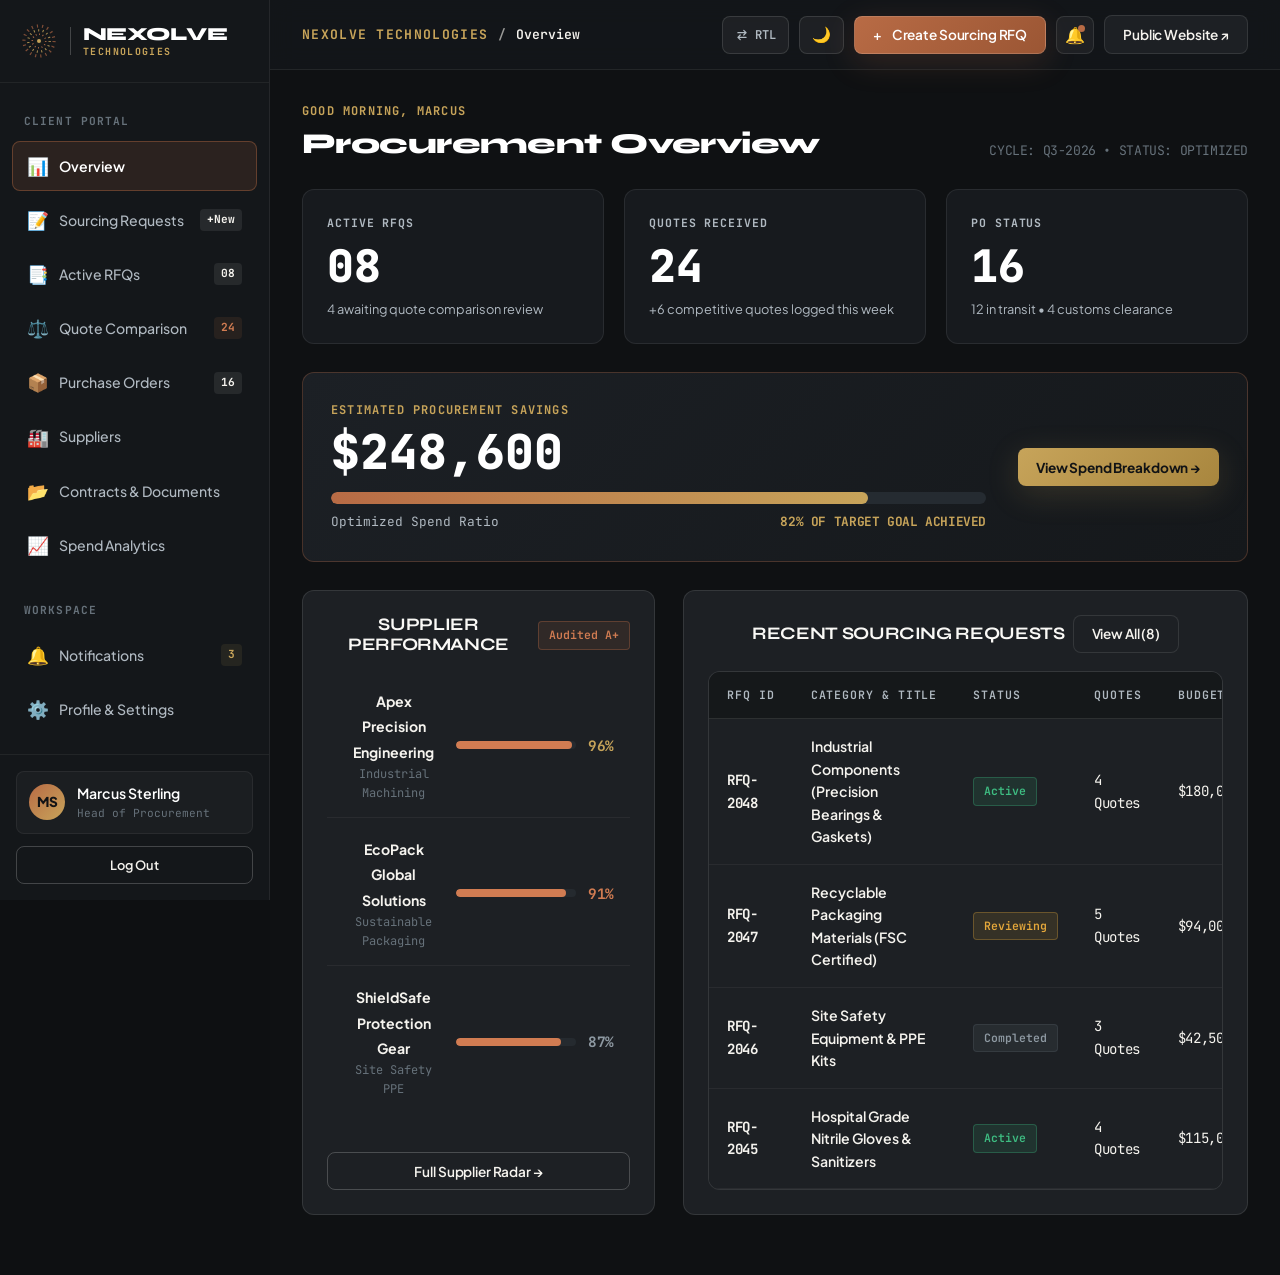
<file: dashboard.html>
<!DOCTYPE html>
<html lang="en">
<head>
  <meta charset="UTF-8">
  <meta name="viewport" content="width=device-width, initial-scale=1.0">
  <title>Client Portal Dashboard — Nexolve Technologies | Procurement Intelligence</title>
  <meta name="description" content="Institutional client procurement dashboard for managing RFQs, quote comparisons, purchase orders, supplier scorecards, contracts, and spend analytics.">
  <link rel="stylesheet" href="css/style.css">
  <link rel="stylesheet" href="css/dashboard.css">
  <link rel="icon" type="image/svg+xml" href="favicon.svg">
</head>
<body>

  <div class="dashboard-layout">
    <!-- Sidebar Navigation -->
    <aside class="dashboard-sidebar" id="dashboardSidebar">
      <div class="sidebar-brand">
        <a href="index.html" class="brand-lockup" aria-label="Nexolve Technologies Home">
          <svg viewBox="0 0 96 96" aria-hidden="true" focusable="false" class="matrix-mark brand-lockup__mark">
            <g fill="none">
              <circle class="matrix-mark__ring matrix-mark__ring--outer" cx="48" cy="48" r="38" stroke-width="8" stroke-dasharray="3 10.264"></circle>
              <circle class="matrix-mark__ring matrix-mark__ring--middle" cx="48" cy="48" r="27" stroke-width="6" stroke-dasharray="2.5 8.81"></circle>
              <circle class="matrix-mark__ring matrix-mark__ring--inner" cx="48" cy="48" r="17" stroke-width="4" stroke-dasharray="2 6.901"></circle>
            </g>
            <circle class="matrix-mark__core" cx="48" cy="48" r="5"></circle>
          </svg>
          <span class="brand-lockup__rule" aria-hidden="true"></span>
          <div class="brand-lockup__type">
            <span class="brand-lockup__name">NEXOLVE</span>
            <span class="brand-lockup__descriptor">TECHNOLOGIES</span>
          </div>
        </a>
      </div>

      <div class="sidebar-menu">
        <div class="sidebar-heading">CLIENT PORTAL</div>

        <div class="sidebar-item active" data-view="overview">
          <span class="sidebar-icon">📊</span>
          <span class="sidebar-name">Overview</span>
        </div>

        <div class="sidebar-item" data-view="sourcing-requests">
          <span class="sidebar-icon">📝</span>
          <span class="sidebar-name">Sourcing Requests</span>
          <span class="sidebar-badge">+New</span>
        </div>

        <div class="sidebar-item" data-view="active-rfqs">
          <span class="sidebar-icon">📑</span>
          <span class="sidebar-name">Active RFQs</span>
          <span class="sidebar-badge">08</span>
        </div>

        <div class="sidebar-item" data-view="quote-comparison">
          <span class="sidebar-icon">⚖️</span>
          <span class="sidebar-name">Quote Comparison</span>
          <span class="sidebar-badge" style="background:var(--color-copper-surface); color:var(--color-copper-hover);">24</span>
        </div>

        <div class="sidebar-item" data-view="purchase-orders">
          <span class="sidebar-icon">📦</span>
          <span class="sidebar-name">Purchase Orders</span>
          <span class="sidebar-badge">16</span>
        </div>

        <div class="sidebar-item" data-view="suppliers">
          <span class="sidebar-icon">🏭</span>
          <span class="sidebar-name">Suppliers</span>
        </div>

        <div class="sidebar-item" data-view="contracts">
          <span class="sidebar-icon">📂</span>
          <span class="sidebar-name">Contracts & Documents</span>
        </div>

        <div class="sidebar-item" data-view="spend-analytics">
          <span class="sidebar-icon">📈</span>
          <span class="sidebar-name">Spend Analytics</span>
        </div>

        <div class="sidebar-heading" style="margin-top:16px;">WORKSPACE</div>

        <div class="sidebar-item" data-view="notifications">
          <span class="sidebar-icon">🔔</span>
          <span class="sidebar-name">Notifications</span>
          <span class="sidebar-badge" style="background:var(--color-gold-surface); color:var(--color-gold);">3</span>
        </div>

        <div class="sidebar-item" data-view="profile">
          <span class="sidebar-icon">⚙️</span>
          <span class="sidebar-name">Profile & Settings</span>
        </div>
      </div>

      <div class="sidebar-footer">
        <div class="user-profile-badge">
          <div class="user-avatar">MS</div>
          <div class="user-info">
            <span class="user-name">Marcus Sterling</span>
            <span class="user-role">Head of Procurement</span>
          </div>
        </div>
        <a href="index.html" class="btn btn-outline btn-sm" style="width:100%; font-size:0.8rem;">Log Out</a>
      </div>
    </aside>

    <!-- Main Workspace Area -->
    <main class="dashboard-main">
      <!-- Topbar Header (Fixed / Sticky) -->
      <header class="dashboard-topbar">
        <div class="topbar-left">
          <button class="sidebar-toggle-btn" id="sidebarToggleBtn" aria-label="Toggle Dashboard Navigation">☰</button>
          <div class="dashboard-breadcrumb">
            <a href="index.html" class="topbar-brand-name">NEXOLVE TECHNOLOGIES</a>
            <span class="breadcrumb-separator">/</span>
            <span id="currentViewBreadcrumb">Overview</span>
          </div>
        </div>

        <div class="topbar-actions">
          <button class="header-control-btn rtl-toggle-btn" id="rtlToggleBtn" aria-label="Toggle RTL / LTR layout" title="Toggle RTL Direction">
            <svg class="rtl-icon" width="14" height="14" viewBox="0 0 24 24" fill="none" stroke="currentColor" stroke-width="2.2" stroke-linecap="round" stroke-linejoin="round" aria-hidden="true">
              <path d="M5 8h14M15 4l4 4-4 4M19 16H5M9 12l-4 4 4 4"/>
            </svg>
            <span class="rtl-label">RTL</span>
          </button>
          <button class="header-control-btn theme-toggle-btn" id="themeToggleBtn" aria-label="Toggle Light / Dark mode">
            <span class="theme-toggle-icon">🌙</span>
          </button>
          <button class="btn btn-primary btn-sm open-rfq-modal">
            <span>+</span> Create Sourcing RFQ
          </button>
          <button class="action-btn-icon" onclick="switchViewTo('notifications')" title="Notifications">
            🔔
            <span class="notification-dot"></span>
          </button>
          <a href="index.html" class="btn btn-secondary btn-sm" title="Back to Public Site">
            Public Website ↗
          </a>
        </div>
      </header>

      <!-- Dashboard Body Content -->
      <div class="dashboard-content">
        
        <!-- ==========================================
             VIEW 1: OVERVIEW (Default Signature Hub)
             ========================================== -->
        <div class="dashboard-view-panel active-view" id="view-overview">
          <div class="dashboard-header">
            <div>
              <div class="dashboard-greeting">GOOD MORNING, MARCUS</div>
              <h1 class="dashboard-title">Procurement Overview</h1>
            </div>
            <div class="mono text-muted" style="font-size:0.82rem;">
              CYCLE: Q3-2026 • STATUS: OPTIMIZED
            </div>
          </div>

          <!-- 3 Signature Stat Cards (Equal Heights) -->
          <div class="stat-cards-grid">
            <div class="stat-card">
              <div>
                <div class="stat-card-title">ACTIVE RFQs</div>
                <div class="stat-card-num text-gold" id="overviewRfqCount">08</div>
              </div>
              <div style="margin-top:10px; font-size:0.8rem; color:var(--text-secondary);">
                4 awaiting quote comparison review
              </div>
            </div>

            <div class="stat-card">
              <div>
                <div class="stat-card-title">QUOTES RECEIVED</div>
                <div class="stat-card-num text-copper-bright">24</div>
              </div>
              <div style="margin-top:10px; font-size:0.8rem; color:var(--text-secondary);">
                +6 competitive quotes logged this week
              </div>
            </div>

            <div class="stat-card">
              <div>
                <div class="stat-card-title">PO STATUS</div>
                <div class="stat-card-num text-white">16</div>
              </div>
              <div style="margin-top:10px; font-size:0.8rem; color:var(--text-secondary);">
                12 in transit • 4 customs clearance
              </div>
            </div>
          </div>

          <!-- Estimated Procurement Savings Banner -->
          <div class="savings-banner-card">
            <div class="savings-banner-info">
              <div class="savings-banner-label">ESTIMATED PROCUREMENT SAVINGS</div>
              <div class="savings-banner-value text-gold">$248,600</div>
              <div class="progress-bar-wrap">
                <div class="progress-bar-fill" style="width: 82%;"></div>
              </div>
              <div class="progress-bar-meta">
                <span>Optimized Spend Ratio</span>
                <span class="mono text-gold" style="font-weight:700;">82% OF TARGET GOAL ACHIEVED</span>
              </div>
            </div>

            <div style="flex-shrink:0;">
              <button class="btn btn-gold btn-sm" onclick="switchViewTo('spend-analytics')">View Spend Breakdown →</button>
            </div>
          </div>

          <!-- Split: Supplier Performance & Recent Sourcing Requests -->
          <div class="overview-split-grid">
            <!-- Left: Supplier Performance Scorecard Preview -->
            <div class="card" style="padding:clamp(16px, 2.5vw, 24px);">
              <div style="display:flex; justify-content:space-between; align-items:center; margin-bottom:18px; gap:8px;">
                <h3 style="font-size:1.1rem;">SUPPLIER PERFORMANCE</h3>
                <span class="badge badge-copper">Audited A+</span>
              </div>

              <div class="card-content-body" style="display:flex; flex-direction:column; gap:4px;">
                <div class="supplier-score-row">
                  <div>
                    <strong style="font-size:0.88rem;">Apex Precision Engineering</strong>
                    <div style="font-size:0.75rem; color:var(--text-muted); font-family:var(--font-mono);">Industrial Machining</div>
                  </div>
                  <div class="supplier-score-meta">
                    <div class="supplier-score-bar-bg"><div class="supplier-score-bar-fill" style="width:96%;"></div></div>
                    <span class="mono text-gold" style="font-weight:700; font-size:0.9rem;">96%</span>
                  </div>
                </div>

                <div class="supplier-score-row">
                  <div>
                    <strong style="font-size:0.88rem;">EcoPack Global Solutions</strong>
                    <div style="font-size:0.75rem; color:var(--text-muted); font-family:var(--font-mono);">Sustainable Packaging</div>
                  </div>
                  <div class="supplier-score-meta">
                    <div class="supplier-score-bar-bg"><div class="supplier-score-bar-fill" style="width:91%;"></div></div>
                    <span class="mono text-copper-bright" style="font-weight:700; font-size:0.9rem;">91%</span>
                  </div>
                </div>

                <div class="supplier-score-row">
                  <div>
                    <strong style="font-size:0.88rem;">ShieldSafe Protection Gear</strong>
                    <div style="font-size:0.75rem; color:var(--text-muted); font-family:var(--font-mono);">Site Safety PPE</div>
                  </div>
                  <div class="supplier-score-meta">
                    <div class="supplier-score-bar-bg"><div class="supplier-score-bar-fill" style="width:87%;"></div></div>
                    <span class="mono text-steel" style="font-weight:700; font-size:0.9rem;">87%</span>
                  </div>
                </div>
              </div>

              <div class="card-action-bottom" style="text-align:center;">
                <button class="btn btn-outline btn-sm" style="width:100%;" onclick="switchViewTo('suppliers')">Full Supplier Radar →</button>
              </div>
            </div>

            <!-- Right: Recent Sourcing Requests -->
            <div class="card" style="padding:clamp(16px, 2.5vw, 24px);">
              <div style="display:flex; justify-content:space-between; align-items:center; margin-bottom:18px; gap:8px;">
                <h3 style="font-size:1.1rem;">RECENT SOURCING REQUESTS</h3>
                <button class="btn btn-secondary btn-sm" onclick="switchViewTo('active-rfqs')">View All (8)</button>
              </div>

              <div class="table-responsive">
                <table class="data-table">
                  <thead>
                    <tr>
                      <th>RFQ ID</th>
                      <th>Category & Title</th>
                      <th>Status</th>
                      <th>Quotes</th>
                      <th>Budget</th>
                      <th>Action</th>
                    </tr>
                  </thead>
                  <tbody id="recentRfqsTableBody">
                    <!-- Dynamic from JS -->
                  </tbody>
                </table>
              </div>
            </div>
          </div>
        </div>

        <!-- ==========================================
             VIEW 2: SOURCING REQUESTS (Creation Hub)
             ========================================== -->
        <div class="dashboard-view-panel" id="view-sourcing-requests">
          <div class="dashboard-header">
            <div>
              <div class="dashboard-greeting">PROCUREMENT SPECIFICATIONS</div>
              <h1 class="dashboard-title">Create New Sourcing Request</h1>
            </div>
          </div>

          <div class="card" style="max-width:900px; padding:clamp(20px, 4vw, 36px);">
            <p style="color:var(--text-secondary); margin-bottom:28px;">
              Define your product or service specifications below. Our system will immediately cross-match your parameters against our 1,420+ pre-vetted global supplier database to solicit blind competitive quotes.
            </p>

            <form onsubmit="handleDirectRFQCreate(event)">
              <div class="grid-2">
                <div class="form-group">
                  <label class="form-label">Sourcing Project Title *</label>
                  <input type="text" id="directRfqTitle" class="form-control" placeholder="e.g. Forged Steel Flanges & CNC Shafts" required>
                </div>
                <div class="form-group">
                  <label class="form-label">Product / Service Category *</label>
                  <select id="directRfqCategory" class="form-control" required>
                    <option value="Manufacturing & Industrial Machining">Manufacturing & Industrial Machining</option>
                    <option value="Packaging & Paperboard Materials">Packaging & Paperboard Materials</option>
                    <option value="Electronics & PCB Assemblies">Electronics & PCB Assemblies</option>
                    <option value="Medical Consumables & PPE">Medical Consumables & PPE</option>
                    <option value="Construction & Structural Steel">Construction & Structural Steel</option>
                    <option value="Hospitality & FF&E">Hospitality & FF&E</option>
                  </select>
                </div>
              </div>

              <div class="grid-3">
                <div class="form-group">
                  <label class="form-label">Quantity / Volume *</label>
                  <input type="text" id="directRfqQty" class="form-control" placeholder="e.g. 50,000 units" required>
                </div>
                <div class="form-group">
                  <label class="form-label">Target Delivery Date *</label>
                  <input type="date" id="directRfqDate" class="form-control" required>
                </div>
                <div class="form-group">
                  <label class="form-label">Delivery Destination Location *</label>
                  <input type="text" id="directRfqLoc" class="form-control" placeholder="e.g. Rotterdam Port / Chicago Plant" required>
                </div>
              </div>

              <div class="form-group">
                <label class="form-label">Estimated Budget Scope (USD) *</label>
                <input type="number" id="directRfqBudget" class="form-control" placeholder="e.g. 150000" required>
              </div>

              <div class="form-group">
                <label class="form-label">Upload Technical Specifications & Tolerances</label>
                <div class="form-file-dropzone" style="margin-bottom:0;">
                  <div style="font-size:1.4rem; margin-bottom:6px;">📎</div>
                  <div class="form-file-title">Drag & Drop BOM, CAD, or Specification PDF</div>
                  <div class="form-file-sub">Automatic encrypted dispatch to certified suppliers</div>
                </div>
              </div>

              <button type="submit" class="btn btn-primary btn-lg" style="margin-top:20px;">Publish Request to Sourcing Desk →</button>
            </form>
          </div>
        </div>

        <!-- ==========================================
             VIEW 3: ACTIVE RFQS
             ========================================== -->
        <div class="dashboard-view-panel" id="view-active-rfqs">
          <div class="dashboard-header">
            <div>
              <div class="dashboard-greeting">ACTIVE PROCUREMENT PIPELINE</div>
              <h1 class="dashboard-title">Active Sourcing RFQs</h1>
            </div>
            <div>
              <button class="btn btn-primary btn-sm open-rfq-modal">+ Create New RFQ</button>
            </div>
          </div>

          <div class="card" style="padding:clamp(16px, 2.5vw, 24px);">
            <div style="display:flex; justify-content:space-between; align-items:center; margin-bottom:20px; flex-wrap:wrap; gap:16px;">
              <input type="text" id="rfqSearchInput" class="form-control" placeholder="Search RFQs by ID, title, category..." style="max-width:320px;">
              <div class="mono text-muted" style="font-size:0.8rem;">Showing all active & reviewing projects</div>
            </div>

            <div class="table-responsive">
              <table class="data-table">
                <thead>
                  <tr>
                    <th>RFQ ID</th>
                    <th>Project Description</th>
                    <th>Quantity</th>
                    <th>Budget Scope</th>
                    <th>Target Date</th>
                    <th>Status</th>
                    <th>Quotes</th>
                    <th>Action</th>
                  </tr>
                </thead>
                <tbody id="allRfqsTableBody">
                  <!-- Dynamic from JS -->
                </tbody>
              </table>
            </div>
          </div>
        </div>

        <!-- ==========================================
             VIEW 4: QUOTE COMPARISON (Signature Interactive Tool)
             ========================================== -->
        <div class="dashboard-view-panel" id="view-quote-comparison">
          <div class="dashboard-header">
            <div>
              <div class="dashboard-greeting">MULTI-VENDOR BID ANALYSIS</div>
              <h1 class="dashboard-title">Quote Comparison Matrix</h1>
            </div>
            <div class="mono text-gold" style="font-size:0.82rem;">
              PROJECT: RFQ-2048 (Industrial Bearings)
            </div>
          </div>

          <div class="quote-matrix-card">
            <div style="display:flex; justify-content:space-between; align-items:center; margin-bottom:20px; gap:12px; flex-wrap:wrap;">
              <div>
                <h3 style="font-size:1.15rem;">Comparative Supplier Scoring Matrix</h3>
                <p style="font-size:0.85rem; color:var(--text-secondary);">
                  Algorithmic composite ranking based on Unit Price (35%), MOQ (15%), Lead Time (20%), Payment Terms (10%), and ISO Quality Audit (20%).
                </p>
              </div>
              <span class="badge badge-gold">OPTIMIZED BID IDENTIFIED</span>
            </div>

            <div class="table-responsive">
              <table class="quote-matrix-table">
                <thead>
                  <tr>
                    <th>Supplier / Accreditation</th>
                    <th>Unit Price</th>
                    <th>MOQ</th>
                    <th>Lead Time</th>
                    <th>Payment Terms</th>
                    <th>Quality Score</th>
                    <th>Composite Score</th>
                    <th>Decision</th>
                  </tr>
                </thead>
                <tbody id="quoteMatrixBody">
                  <!-- Dynamic from JS -->
                </tbody>
              </table>
            </div>

            <div class="recommendation-card-box" style="margin-top:24px; padding:16px; background:rgba(199, 164, 90, 0.08); border:1px solid var(--border-gold); border-radius:var(--radius-sm); display:flex; justify-content:space-between; align-items:center; flex-wrap:wrap; gap:16px;">
              <div>
                <strong>Nexolve Procurement Recommendation:</strong>
                <div style="font-size:0.85rem; color:var(--text-secondary);">
                  Apex Precision Engineering yields a <strong>14.2% unit price advantage</strong> with Tier-1 automotive pedigree and Net 45 liquidity flexibility.
                </div>
              </div>
              <button class="btn btn-gold btn-sm" onclick="awardSupplierQuote('Apex Precision Engineering')">
                Award Master PO to Apex →
              </button>
            </div>
          </div>
        </div>

        <!-- ==========================================
             VIEW 5: PURCHASE ORDERS
             ========================================== -->
        <div class="dashboard-view-panel" id="view-purchase-orders">
          <div class="dashboard-header">
            <div>
              <div class="dashboard-greeting">LOGISTICS & ORDER FULFILLMENT</div>
              <h1 class="dashboard-title">Purchase Orders (PO Status)</h1>
            </div>
          </div>

          <div class="card" style="padding:clamp(16px, 2.5vw, 24px);">
            <div class="table-responsive">
              <table class="data-table">
                <thead>
                  <tr>
                    <th>PO Number</th>
                    <th>Contracted Supplier</th>
                    <th>Order Value</th>
                    <th>Delivery Progress</th>
                    <th>Delivery Status</th>
                    <th>Payment Status</th>
                    <th>ETA</th>
                    <th>Action</th>
                  </tr>
                </thead>
                <tbody id="purchaseOrdersBody">
                  <!-- Dynamic from JS -->
                </tbody>
              </table>
            </div>
          </div>
        </div>

        <!-- ==========================================
             VIEW 6: SUPPLIER PERFORMANCE
             ========================================== -->
        <div class="dashboard-view-panel" id="view-suppliers">
          <div class="dashboard-header">
            <div>
              <div class="dashboard-greeting">CONTINUOUS AUDITING & METRICS</div>
              <h1 class="dashboard-title">Supplier Performance Scorecards</h1>
            </div>
          </div>

          <div id="supplierPerformanceList">
            <!-- Dynamic from JS -->
          </div>
        </div>

        <!-- ==========================================
             VIEW 7: CONTRACTS & DOCUMENTS
             ========================================== -->
        <div class="dashboard-view-panel" id="view-contracts">
          <div class="dashboard-header">
            <div>
              <div class="dashboard-greeting">SECURE DOCUMENT VAULT</div>
              <h1 class="dashboard-title">Contracts, Quotations & Invoices</h1>
            </div>
          </div>

          <div class="card" style="padding:clamp(16px, 2.5vw, 24px);">
            <div class="table-responsive">
              <table class="data-table">
                <thead>
                  <tr>
                    <th>Document Reference</th>
                    <th>Classification</th>
                    <th>File Size</th>
                    <th>Executed Date</th>
                    <th>Verification</th>
                    <th>Download</th>
                  </tr>
                </thead>
                <tbody id="documentsTableBody">
                  <!-- Dynamic from JS -->
                </tbody>
              </table>
            </div>
          </div>
        </div>

        <!-- ==========================================
             VIEW 8: SPEND ANALYTICS
             ========================================== -->
        <div class="dashboard-view-panel" id="view-spend-analytics">
          <div class="dashboard-header">
            <div>
              <div class="dashboard-greeting">ERP FINANCIAL METRICS</div>
              <h1 class="dashboard-title">Spend Analytics & Savings Realization</h1>
            </div>
          </div>

          <div class="grid-2" style="margin-bottom:28px;">
            <div class="card" style="padding:clamp(16px, 2.5vw, 24px);">
              <h3 style="font-size:1.1rem; margin-bottom:16px;">Monthly Sourced Spend vs Achieved Savings</h3>
              <div style="display:flex; justify-content:space-between; margin-bottom:20px; font-family:var(--font-mono); font-size:0.75rem; gap:8px; flex-wrap:wrap;">
                <span style="color:var(--text-muted);">■ Sourced Spend ($k)</span>
                <span style="color:var(--color-gold);">■ Verified Savings ($k)</span>
              </div>
              <div id="spendMonthlyChart" style="display:flex; align-items:flex-end; gap:clamp(8px, 2vw, 16px); height:180px; padding-top:20px; width:100%;">
                <!-- Rendered dynamically from JS -->
              </div>
            </div>

            <div class="card" style="padding:clamp(16px, 2.5vw, 24px);">
              <h3 style="font-size:1.1rem; margin-bottom:16px;">Category Spend Distribution</h3>
              <div style="display:flex; flex-direction:column; gap:14px;">
                <div>
                  <div style="display:flex; justify-content:space-between; font-size:0.85rem; margin-bottom:4px; gap:8px;">
                    <span>Precision Machining & Metals</span>
                    <strong class="mono">$920,000 (37%)</strong>
                  </div>
                  <div class="progress-bar-wrap"><div class="progress-bar-fill" style="width:37%;"></div></div>
                </div>

                <div>
                  <div style="display:flex; justify-content:space-between; font-size:0.85rem; margin-bottom:4px; gap:8px;">
                    <span>Sustainable Packaging & Corrugated</span>
                    <strong class="mono">$640,000 (26%)</strong>
                  </div>
                  <div class="progress-bar-wrap"><div class="progress-bar-fill" style="width:26%; background:var(--color-gold);"></div></div>
                </div>

                <div>
                  <div style="display:flex; justify-content:space-between; font-size:0.85rem; margin-bottom:4px; gap:8px;">
                    <span>Industrial PPE & Safety Supplies</span>
                    <strong class="mono">$450,000 (18%)</strong>
                  </div>
                  <div class="progress-bar-wrap"><div class="progress-bar-fill" style="width:18%;"></div></div>
                </div>

                <div>
                  <div style="display:flex; justify-content:space-between; font-size:0.85rem; margin-bottom:4px; gap:8px;">
                    <span>Logistics & Freight Services</span>
                    <strong class="mono">$476,000 (19%)</strong>
                  </div>
                  <div class="progress-bar-wrap"><div class="progress-bar-fill" style="width:19%; background:var(--color-steel-light);"></div></div>
                </div>
              </div>
            </div>
          </div>
        </div>

        <!-- ==========================================
             VIEW 9: NOTIFICATIONS
             ========================================== -->
        <div class="dashboard-view-panel" id="view-notifications">
          <div class="dashboard-header">
            <div>
              <div class="dashboard-greeting">REAL-TIME ALERTS</div>
              <h1 class="dashboard-title">Procurement Notifications</h1>
            </div>
          </div>

          <div class="card" style="padding:clamp(16px, 2.5vw, 24px); max-width:800px;">
            <div style="display:flex; flex-direction:column; gap:16px;">
              <div style="padding:16px; background:rgba(184, 107, 69, 0.1); border-left:3px solid var(--color-copper); border-radius:var(--radius-xs);">
                <div style="display:flex; justify-content:space-between; margin-bottom:4px; gap:8px; flex-wrap:wrap;">
                  <strong>New Quotes Available (RFQ-2048)</strong>
                  <span class="mono" style="font-size:0.75rem; color:var(--text-muted);">10 mins ago</span>
                </div>
                <div style="font-size:0.85rem; color:var(--text-secondary);">
                  Apex Precision Engineering submitted a revised quote with a unit cost of $4.12.
                </div>
              </div>

              <div style="padding:16px; background:rgba(199, 164, 90, 0.1); border-left:3px solid var(--color-gold); border-radius:var(--radius-xs);">
                <div style="display:flex; justify-content:space-between; margin-bottom:4px; gap:8px; flex-wrap:wrap;">
                  <strong>PO-8891 Customs Clearance Approved</strong>
                  <span class="mono" style="font-size:0.75rem; color:var(--text-muted);">2 hours ago</span>
                </div>
                <div style="font-size:0.85rem; color:var(--text-secondary);">
                  Shipment cleared Rotterdam customs. Expected warehouse delivery by Sept 22.
                </div>
              </div>

              <div style="padding:16px; background:rgba(255,255,255,0.03); border-left:3px solid var(--color-steel); border-radius:var(--radius-xs);">
                <div style="display:flex; justify-content:space-between; margin-bottom:4px; gap:8px; flex-wrap:wrap;">
                  <strong>Annual ISO 14001 Audit Completed</strong>
                  <span class="mono" style="font-size:0.75rem; color:var(--text-muted);">Yesterday</span>
                </div>
                <div style="font-size:0.85rem; color:var(--text-secondary);">
                  EcoPack Global Solutions renewed ISO certification with 100% compliance.
                </div>
              </div>
            </div>
          </div>
        </div>

        <!-- ==========================================
             VIEW 10: PROFILE & SETTINGS
             ========================================== -->
        <div class="dashboard-view-panel" id="view-profile">
          <div class="dashboard-header">
            <div>
              <div class="dashboard-greeting">USER ACCOUNT</div>
              <h1 class="dashboard-title">Profile & Enterprise Settings</h1>
            </div>
          </div>

          <div class="card" style="padding:clamp(20px, 3.5vw, 32px); max-width:800px;">
            <div class="grid-2" style="margin-bottom:24px;">
              <div class="form-group">
                <label class="form-label">Full Name</label>
                <input type="text" class="form-control" value="Marcus Sterling">
              </div>
              <div class="form-group">
                <label class="form-label">Title / Role</label>
                <input type="text" class="form-control" value="Head of Global Procurement">
              </div>
            </div>

            <div class="grid-2" style="margin-bottom:24px;">
              <div class="form-group">
                <label class="form-label">Corporate Email</label>
                <input type="email" class="form-control" value="m.sterling@enterprise-corp.com">
              </div>
              <div class="form-group">
                <label class="form-label">Currency Benchmark</label>
                <select class="form-control">
                  <option selected>USD ($)</option>
                  <option>EUR (€)</option>
                  <option>GBP (£)</option>
                  <option>SGD (S$)</option>
                </select>
              </div>
            </div>

            <button class="btn btn-primary" onclick="showToast('Profile preferences updated.', 'success')">Save Changes</button>
          </div>
        </div>

      </div>
    </main>
  </div>

  <!-- Sourcing RFQ Creation Modal -->
  <div class="modal-backdrop" id="rfqCreateModal">
    <div class="modal-card">
      <div style="display:flex; justify-content:space-between; align-items:center; margin-bottom:20px; border-bottom:1px solid rgba(255,255,255,0.08); padding-bottom:12px; gap:8px;">
        <h3 style="font-size:1.25rem;">Publish New Sourcing RFQ</h3>
        <button id="closeRfqModalBtn" style="color:var(--text-muted); font-size:1.2rem; cursor:pointer;" aria-label="Close Modal">✕</button>
      </div>

      <form id="newRfqForm">
        <div class="form-group">
          <label class="form-label">Project Title *</label>
          <input type="text" id="rfqTitleInput" class="form-control" placeholder="e.g. Hydraulic Actuators & Valves" required>
        </div>

        <div class="grid-2">
          <div class="form-group">
            <label class="form-label">Category *</label>
            <select id="rfqCategoryInput" class="form-control" required>
              <option value="Manufacturing">Manufacturing</option>
              <option value="Packaging">Packaging</option>
              <option value="Electronics">Electronics</option>
              <option value="Healthcare">Healthcare</option>
              <option value="Construction">Construction</option>
              <option value="Hospitality">Hospitality</option>
            </select>
          </div>

          <div class="form-group">
            <label class="form-label">Quantity *</label>
            <input type="text" id="rfqQuantityInput" class="form-control" placeholder="e.g. 20,000 units" required>
          </div>
        </div>

        <div class="grid-2">
          <div class="form-group">
            <label class="form-label">Budget Scope (USD) *</label>
            <input type="number" id="rfqBudgetInput" class="form-control" placeholder="e.g. 75000" required>
          </div>

          <div class="form-group">
            <label class="form-label">Target Delivery Date</label>
            <input type="date" id="rfqDateInput" class="form-control">
          </div>
        </div>

        <div class="form-group">
          <label class="form-label">Destination Location</label>
          <input type="text" id="rfqLocationInput" class="form-control" placeholder="e.g. Frankfurt, Germany">
        </div>

        <div style="display:flex; justify-content:flex-end; gap:12px; margin-top:24px; flex-wrap:wrap;">
          <button type="button" class="btn btn-secondary btn-sm" onclick="document.getElementById('rfqCreateModal').classList.remove('active')">Cancel</button>
          <button type="submit" class="btn btn-primary btn-sm">Publish RFQ</button>
        </div>
      </form>
    </div>
  </div>

  <script src="js/main.js"></script>
  <script src="js/dashboard.js"></script>
  <script>
    function handleDirectRFQCreate(e) {
      e.preventDefault();
      const title = document.getElementById('directRfqTitle').value;
      const cat = document.getElementById('directRfqCategory').value;
      const qty = document.getElementById('directRfqQty').value;
      const budget = document.getElementById('directRfqBudget').value;
      const date = document.getElementById('directRfqDate').value || '2026-11-15';
      const loc = document.getElementById('directRfqLoc').value;

      const newId = `RFQ-${2049 + DashboardState.rfqs.length - 6}`;
      DashboardState.rfqs.unshift({
        id: newId,
        title,
        category: cat,
        quantity: qty,
        location: loc,
        targetDate: date,
        status: 'Active',
        quotesReceived: 0,
        budget: `$${parseInt(budget || '50000', 10).toLocaleString()}`
      });
      DashboardState.activeRFQsCount++;
      
      renderOverviewModule();
      renderActiveRFQsModule();
      switchViewTo('active-rfqs');

      if (window.showToast) {
        window.showToast(`Sourcing Request ${newId} published! Matching suppliers dispatched.`, 'success');
      }
      e.target.reset();
    }
  </script>
</body>
</html>
</file>
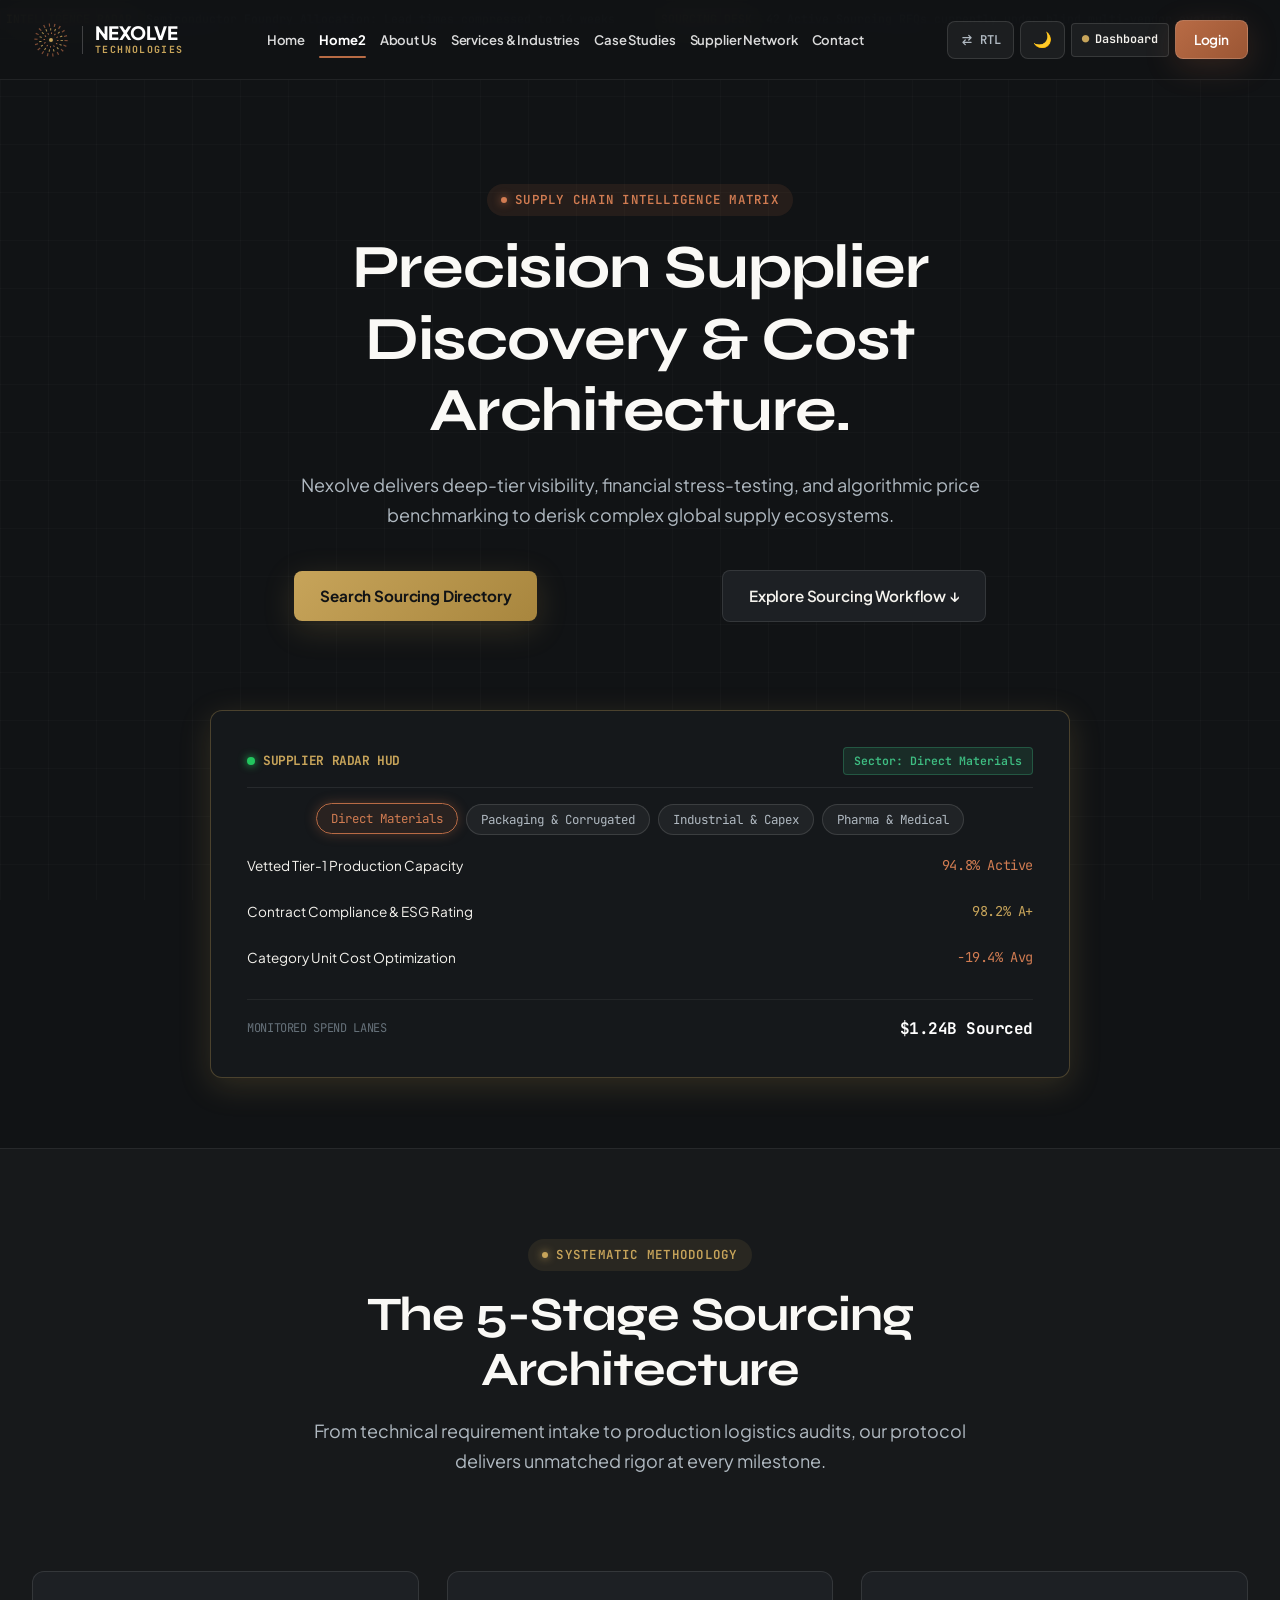
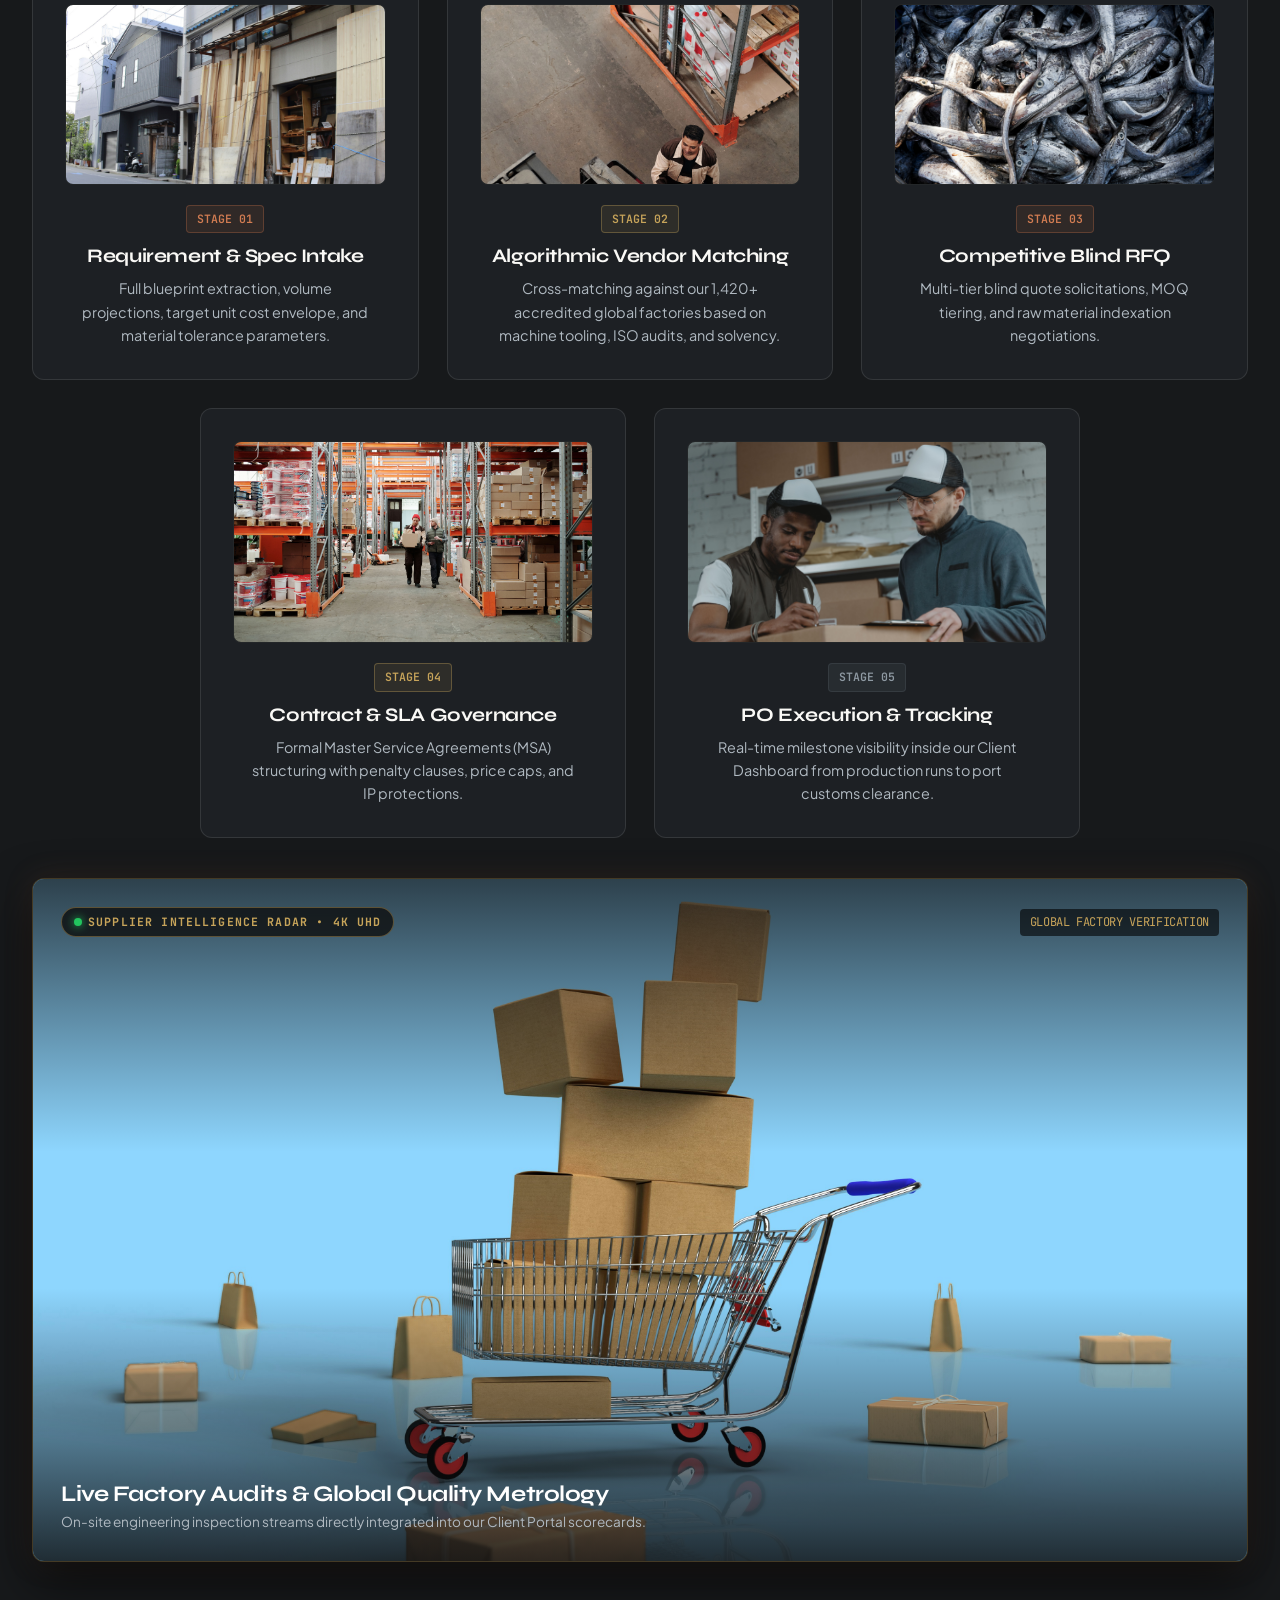
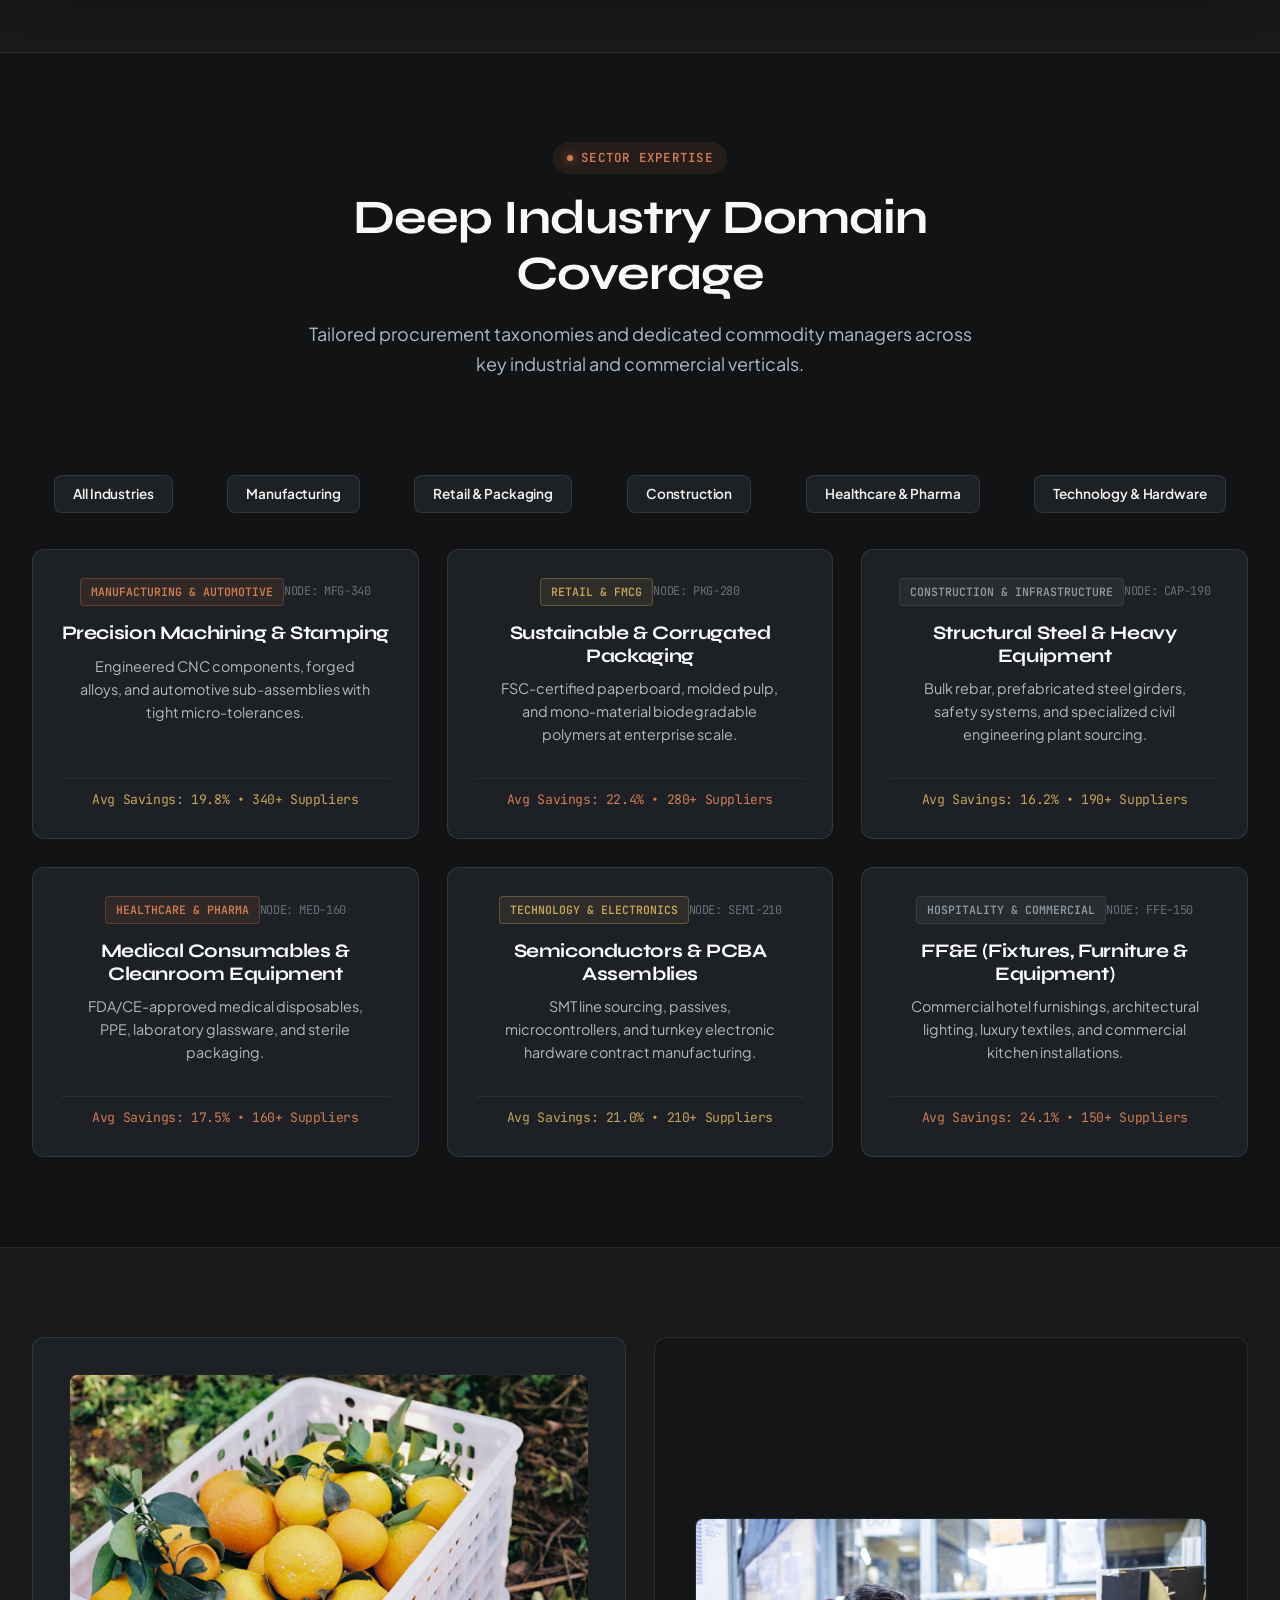
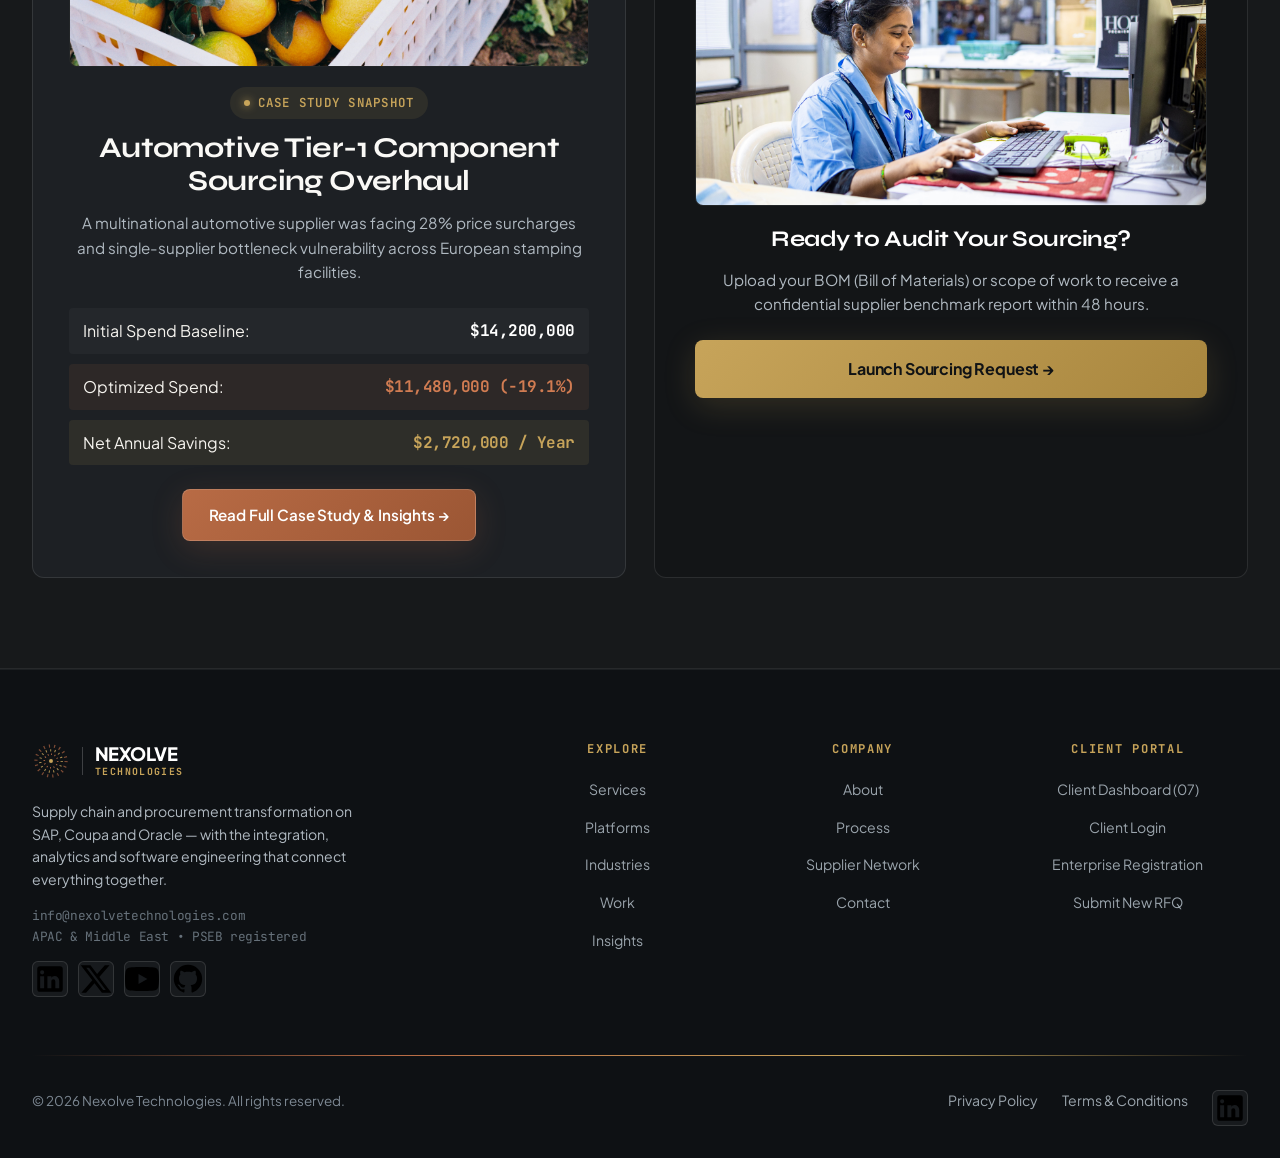
<file: home-2.html>
<!DOCTYPE html>
<html lang="en">
<head>
  <meta charset="UTF-8">
  <meta name="viewport" content="width=device-width, initial-scale=1.0">
  <title>Supplier Intelligence & Sourcing Operations — Nexolve Technologies | Home 2</title>
  <meta name="description" content="Data-driven supplier intelligence, multi-tier supplier qualification, and 5-stage procurement sourcing workflow for global enterprises.">
  <link rel="stylesheet" href="css/style.css">
  <link rel="icon" type="image/svg+xml" href="favicon.svg">
</head>
<body>

  <!-- Intelligence Ticker -->
  <div class="procurement-ticker">
    <div class="ticker-track">
      <div class="ticker-item"><span class="ticker-tag">INTELLIGENCE RADAR</span> Semiconductor Foundry Allocation: Lead times compressed to 14 weeks</div>
      <div class="ticker-item"><span class="ticker-tag">SOURCING DESK</span> 42 Active Sourcing RFQs currently under blind multi-vendor evaluation</div>
      <div class="ticker-item"><span class="ticker-tag">ESG METRIC</span> 98.2% Sourced Suppliers Certified under Carbon Decarbonization SLAs</div>
    </div>
  </div>

  <!-- Header -->
  <header class="site-header">
    <div class="container header-inner">
      <a href="index.html" class="brand-lockup">
        <svg viewBox="0 0 96 96" aria-hidden="true" focusable="false" class="matrix-mark brand-lockup__mark">
          <g fill="none">
            <circle class="matrix-mark__ring matrix-mark__ring--outer" cx="48" cy="48" r="38" stroke-width="8" stroke-dasharray="3 10.264"></circle>
            <circle class="matrix-mark__ring matrix-mark__ring--middle" cx="48" cy="48" r="27" stroke-width="6" stroke-dasharray="2.5 8.81"></circle>
            <circle class="matrix-mark__ring matrix-mark__ring--inner" cx="48" cy="48" r="17" stroke-width="4" stroke-dasharray="2 6.901"></circle>
          </g>
          <circle class="matrix-mark__core" cx="48" cy="48" r="5"></circle>
        </svg>
        <span class="brand-lockup__rule" aria-hidden="true"></span>
        <div class="brand-lockup__type">
          <span class="brand-lockup__name">NEXOLVE</span>
          <span class="brand-lockup__descriptor">TECHNOLOGIES</span>
        </div>
      </a>

      <nav class="nav-links">
        <a href="index.html" class="nav-link">Home</a>
        <a href="home-2.html" class="nav-link active">Home2</a>
        <a href="about.html" class="nav-link">About Us</a>
        <a href="services.html" class="nav-link">Services & Industries</a>
        <a href="case-studies.html" class="nav-link">Case Studies</a>
        <a href="supplier-network.html" class="nav-link">Supplier Network</a>
        <a href="contact.html" class="nav-link">Contact</a>

        <div class="mobile-drawer-actions">
          <div style="display:flex; justify-content:center; gap:10px; margin-bottom:8px;">
            <button class="header-control-btn rtl-toggle-btn" aria-label="Toggle RTL / LTR layout" style="flex:1;">
              <svg class="rtl-icon" width="14" height="14" viewBox="0 0 24 24" fill="none" stroke="currentColor" stroke-width="2.2" stroke-linecap="round" stroke-linejoin="round" aria-hidden="true">
                <path d="M5 8h14M15 4l4 4-4 4M19 16H5M9 12l-4 4 4 4"/>
              </svg>
              <span class="rtl-label">RTL</span>
            </button>
            <button class="header-control-btn theme-toggle-btn" aria-label="Toggle Light / Dark mode" style="flex:1;">
              <span class="theme-toggle-icon">🌙</span> Theme
            </button>
          </div>
          <a href="dashboard.html" class="btn btn-secondary btn-sm">
            <span style="color:var(--color-gold);">●</span> Dashboard
          </a>
          <a href="login.html" class="btn btn-primary btn-sm">
            Login →
          </a>
          <div style="display:flex; justify-content:center; gap:16px; margin-top:6px;">
            <a href="register.html" class="mono text-gold" style="font-size:0.82rem;">Create Account</a>
          </div>
        </div>
      </nav>

      <div class="nav-actions">
        <button class="header-control-btn rtl-toggle-btn" id="rtlToggleBtn" aria-label="Toggle RTL / LTR layout" title="Toggle RTL Direction">
          <svg class="rtl-icon" width="14" height="14" viewBox="0 0 24 24" fill="none" stroke="currentColor" stroke-width="2.2" stroke-linecap="round" stroke-linejoin="round" aria-hidden="true">
            <path d="M5 8h14M15 4l4 4-4 4M19 16H5M9 12l-4 4 4 4"/>
          </svg>
          <span class="rtl-label">RTL</span>
        </button>
        <button class="header-control-btn theme-toggle-btn" id="themeToggleBtn" aria-label="Toggle Light / Dark mode">
          <span class="theme-toggle-icon">🌙</span>
        </button>
        <a href="dashboard.html" class="nav-portal-btn desktop-only-action" id="dashboardHeaderBtn">
          <span style="color:var(--color-gold);">●</span> Dashboard
        </a>
        <a href="login.html" class="btn btn-primary btn-sm desktop-only-action" id="loginHeaderBtn">Login</a>
        <button class="mobile-toggle" aria-label="Toggle Navigation Menu">☰</button>
      </div>
    </div>
  </header>

  <main>
    <!-- Hero Section (Center-Aligned) -->
    <section class="section page-hero-section">
      <div class="container">
        <div class="hero-center-box">
          <div class="section-label copper">Supply Chain Intelligence Matrix</div>
          <h1 style="margin-bottom: 24px;">
            Precision Supplier Discovery & Cost Architecture.
          </h1>
          <p class="section-subtitle">
            Nexolve delivers deep-tier visibility, financial stress-testing, and algorithmic price benchmarking to derisk complex global supply ecosystems.
          </p>

          <div class="btn-group-center" style="margin-bottom: 40px;">
            <a href="supplier-network.html" class="btn btn-gold">Search Sourcing Directory</a>
            <a href="#workflow" class="btn btn-secondary">Explore Sourcing Workflow ↓</a>
          </div>
        </div>

        <!-- Live Intelligence HUD Card (Interactive JS Controls) -->
        <div class="card hud-card" id="supplierRadarHUD" style="max-width: 860px; margin: 0 auto; background:#15181B; border: 1px solid rgba(199, 164, 90, 0.3); box-shadow: var(--shadow-gold); padding: clamp(24px, 4vw, 36px);">
          <div style="display:flex; justify-content:space-between; align-items:center; margin-bottom:16px; border-bottom:1px solid rgba(255,255,255,0.08); padding-bottom:12px; gap:12px; width:100%; flex-wrap:wrap;">
            <div style="display:flex; align-items:center; gap:8px;">
              <span class="pulse-dot"></span>
              <span class="mono text-gold" style="font-size:0.8rem; font-weight:700;">SUPPLIER RADAR HUD</span>
            </div>
            <span class="badge badge-active" id="hudActiveSectorBadge">Sector: Direct Materials</span>
          </div>

          <!-- Interactive HUD Sector Selector -->
          <div class="hud-sector-pills" style="display:flex; gap:8px; margin-bottom:20px; flex-wrap:wrap; justify-content:center;">
            <button class="hud-pill active" data-sector="direct">Direct Materials</button>
            <button class="hud-pill" data-sector="packaging">Packaging & Corrugated</button>
            <button class="hud-pill" data-sector="capex">Industrial & Capex</button>
            <button class="hud-pill" data-sector="pharma">Pharma & Medical</button>
          </div>

          <div style="display:flex; flex-direction:column; gap:18px; width:100%;">
            <div>
              <div style="display:flex; justify-content:space-between; font-size:0.85rem; margin-bottom:6px; gap:8px;">
                <span>Vetted Tier-1 Production Capacity</span>
                <span class="mono text-copper-bright" id="hudCapacityVal">94.8% Active</span>
              </div>
              <div class="progress-bar-wrap"><div class="progress-bar-fill" id="hudCapacityBar" style="width: 94.8%;"></div></div>
            </div>

            <div>
              <div style="display:flex; justify-content:space-between; font-size:0.85rem; margin-bottom:6px; gap:8px;">
                <span>Contract Compliance & ESG Rating</span>
                <span class="mono text-gold" id="hudEsgVal">98.2% A+</span>
              </div>
              <div class="progress-bar-wrap"><div class="progress-bar-fill" id="hudEsgBar" style="width: 98.2%; background:var(--color-gold);"></div></div>
            </div>

            <div>
              <div style="display:flex; justify-content:space-between; font-size:0.85rem; margin-bottom:6px; gap:8px;">
                <span>Category Unit Cost Optimization</span>
                <span class="mono text-copper-bright" id="hudSavingsVal">-19.4% Avg</span>
              </div>
              <div class="progress-bar-wrap"><div class="progress-bar-fill" id="hudSavingsBar" style="width: 82%;"></div></div>
            </div>
          </div>

          <div style="margin-top:24px; padding-top:16px; border-top:1px solid rgba(255,255,255,0.06); display:flex; justify-content:space-between; align-items:center; gap:12px; width:100%; flex-wrap:wrap;">
            <span class="mono" style="font-size:0.75rem; color:var(--text-muted);">MONITORED SPEND LANES</span>
            <span class="mono text-white" id="hudSpendVal" style="font-weight:700;">$1.24B Sourced</span>
          </div>
        </div>
      </div>
    </section>

    <!-- 5-Stage Sourcing Workflow Visualizer (Center-Aligned Cards) -->
    <section class="section section-dark" id="workflow">
      <div class="container">
        <div class="section-header-center">
          <div class="section-label">Systematic Methodology</div>
          <h2 class="section-title">The 5-Stage Sourcing Architecture</h2>
          <p class="section-subtitle">
            From technical requirement intake to production logistics audits, our protocol delivers unmatched rigor at every milestone.
          </p>
        </div>

        <div class="grid-3" style="margin-bottom: clamp(16px, 2.5vw, 28px);">
          <div class="card">
            <div class="card-glow"></div>
            <div class="card-media-wrap">
              <img src="IMAGE/florencia-gonzalez-bazzano-qm3Yd6xmWWA-unsplash.jpg" alt="Requirement & Spec Intake" loading="lazy">
            </div>
            <span class="badge badge-copper" style="margin-bottom:12px;">STAGE 01</span>
            <div class="card-content-body">
              <h3 style="font-size:1.2rem; margin-bottom:10px;">Requirement & Spec Intake</h3>
              <p style="color:var(--text-secondary); font-size:0.9rem;">
                Full blueprint extraction, volume projections, target unit cost envelope, and material tolerance parameters.
              </p>
            </div>
          </div>

          <div class="card">
            <div class="card-glow"></div>
            <div class="card-media-wrap">
              <img src="IMAGE/pexels-tiger-lily-4483555.jpg" alt="Algorithmic Vendor Matching" loading="lazy">
            </div>
            <span class="badge badge-gold" style="margin-bottom:12px;">STAGE 02</span>
            <div class="card-content-body">
              <h3 style="font-size:1.2rem; margin-bottom:10px;">Algorithmic Vendor Matching</h3>
              <p style="color:var(--text-secondary); font-size:0.9rem;">
                Cross-matching against our 1,420+ accredited global factories based on machine tooling, ISO audits, and solvency.
              </p>
            </div>
          </div>

          <div class="card">
            <div class="card-glow"></div>
            <div class="card-media-wrap">
              <img src="IMAGE/naveena-v-jaGW0MAwB-o-unsplash.jpg" alt="Competitive Blind RFQ" loading="lazy">
            </div>
            <span class="badge badge-copper" style="margin-bottom:12px;">STAGE 03</span>
            <div class="card-content-body">
              <h3 style="font-size:1.2rem; margin-bottom:10px;">Competitive Blind RFQ</h3>
              <p style="color:var(--text-secondary); font-size:0.9rem;">
                Multi-tier blind quote solicitations, MOQ tiering, and raw material indexation negotiations.
              </p>
            </div>
          </div>
        </div>

        <div class="grid-2" style="max-width:880px; margin:0 auto;">
          <div class="card">
            <div class="card-glow"></div>
            <div class="card-media-wrap">
              <img src="IMAGE/pexels-tiger-lily-4487383.jpg" alt="Contract & SLA Governance" loading="lazy">
            </div>
            <span class="badge badge-gold" style="margin-bottom:12px;">STAGE 04</span>
            <div class="card-content-body">
              <h3 style="font-size:1.2rem; margin-bottom:10px;">Contract & SLA Governance</h3>
              <p style="color:var(--text-secondary); font-size:0.9rem;">
                Formal Master Service Agreements (MSA) structuring with penalty clauses, price caps, and IP protections.
              </p>
            </div>
          </div>

          <div class="card">
            <div class="card-glow"></div>
            <div class="card-media-wrap">
              <img src="IMAGE/pexels-tima-miroshnichenko-6170089.jpg" alt="PO Execution & Tracking" loading="lazy">
            </div>
            <span class="badge badge-steel" style="margin-bottom:12px;">STAGE 05</span>
            <div class="card-content-body">
              <h3 style="font-size:1.2rem; margin-bottom:10px;">PO Execution & Tracking</h3>
              <p style="color:var(--text-secondary); font-size:0.9rem;">
                Real-time milestone visibility inside our Client Dashboard from production runs to port customs clearance.
              </p>
            </div>
          </div>
        </div>

        <!-- Sourcing Execution Cinematic Video (4K Video from V/) -->
        <div class="cinematic-video-wrap" style="margin-top:40px;">
          <video class="cinematic-video" autoplay loop muted playsinline poster="IMAGE/shutter-speed-BQ9usyzHx_w-unsplash.jpg">
            <source src="V/7148540-uhd_3840_2160_25fps.mp4" type="video/mp4">
            Your browser does not support the video tag.
          </video>
          <div class="video-overlay-hud">
            <div class="video-hud-top">
              <span class="video-badge">
                <span class="pulse-dot"></span>
                SUPPLIER INTELLIGENCE RADAR • 4K UHD
              </span>
              <span class="mono" style="font-size:0.75rem; color:var(--color-gold); background:rgba(0,0,0,0.6); padding:4px 10px; border-radius:4px;">
                GLOBAL FACTORY VERIFICATION
              </span>
            </div>
            <div class="video-hud-bottom">
              <div>
                <h4 style="font-size:clamp(1.1rem, 2.5vw, 1.4rem); color:#FFFFFF; margin-bottom:4px; text-align:left;">
                  Live Factory Audits & Global Quality Metrology
                </h4>
                <p style="font-size:0.85rem; color:var(--text-secondary); margin:0; text-align:left;">
                  On-site engineering inspection streams directly integrated into our Client Portal scorecards.
                </p>
              </div>
            </div>
          </div>
        </div>
      </div>
    </section>

    <!-- Industry Sectors Explorer (Center-Aligned) -->
    <section class="section tab-container">
      <div class="container">
        <div class="section-header-center">
          <div class="section-label copper">Sector Expertise</div>
          <h2 class="section-title">Deep Industry Domain Coverage</h2>
          <p class="section-subtitle">
            Tailored procurement taxonomies and dedicated commodity managers across key industrial and commercial verticals.
          </p>
        </div>

        <!-- Filter Buttons (Centered) -->
        <div style="display:flex; justify-content:center; gap:10px; margin-bottom:36px; flex-wrap:wrap;">
          <button class="btn btn-secondary btn-sm active" data-filter-group="industries" data-filter-tab="all">All Industries</button>
          <button class="btn btn-secondary btn-sm" data-filter-group="industries" data-filter-tab="manufacturing">Manufacturing</button>
          <button class="btn btn-secondary btn-sm" data-filter-group="industries" data-filter-tab="retail">Retail & Packaging</button>
          <button class="btn btn-secondary btn-sm" data-filter-group="industries" data-filter-tab="construction">Construction</button>
          <button class="btn btn-secondary btn-sm" data-filter-group="industries" data-filter-tab="healthcare">Healthcare & Pharma</button>
          <button class="btn btn-secondary btn-sm" data-filter-group="industries" data-filter-tab="technology">Technology & Hardware</button>
        </div>

        <!-- Filterable Cards Grid (Center-Aligned) -->
        <div class="grid-3">
          <div class="card" data-filter-item="industries" data-category="manufacturing" style="padding:28px;">
            <div class="card-glow"></div>
            <div style="display:flex; justify-content:space-between; align-items:center; margin-bottom:16px;">
              <span class="badge badge-copper">MANUFACTURING & AUTOMOTIVE</span>
              <span class="mono" style="font-size:0.75rem; color:var(--text-muted);">NODE: MFG-340</span>
            </div>
            <div class="card-content-body">
              <h3 style="font-size:1.2rem; margin-bottom:10px; color:#FFF;">Precision Machining & Stamping</h3>
              <p style="color:var(--text-secondary); font-size:0.9rem; line-height:1.6; margin-bottom:16px;">
                Engineered CNC components, forged alloys, and automotive sub-assemblies with tight micro-tolerances.
              </p>
            </div>
            <div class="card-action-bottom">
              <div class="mono text-gold" style="font-size:0.82rem; border-top:1px solid rgba(255,255,255,0.06); padding-top:10px; width:100%; text-align:center;">Avg Savings: 19.8% • 340+ Suppliers</div>
            </div>
          </div>

          <div class="card" data-filter-item="industries" data-category="retail" style="padding:28px;">
            <div class="card-glow"></div>
            <div style="display:flex; justify-content:space-between; align-items:center; margin-bottom:16px;">
              <span class="badge badge-gold">RETAIL & FMCG</span>
              <span class="mono" style="font-size:0.75rem; color:var(--text-muted);">NODE: PKG-280</span>
            </div>
            <div class="card-content-body">
              <h3 style="font-size:1.2rem; margin-bottom:10px; color:#FFF;">Sustainable & Corrugated Packaging</h3>
              <p style="color:var(--text-secondary); font-size:0.9rem; line-height:1.6; margin-bottom:16px;">
                FSC-certified paperboard, molded pulp, and mono-material biodegradable polymers at enterprise scale.
              </p>
            </div>
            <div class="card-action-bottom">
              <div class="mono text-copper-bright" style="font-size:0.82rem; border-top:1px solid rgba(255,255,255,0.06); padding-top:10px; width:100%; text-align:center;">Avg Savings: 22.4% • 280+ Suppliers</div>
            </div>
          </div>

          <div class="card" data-filter-item="industries" data-category="construction" style="padding:28px;">
            <div class="card-glow"></div>
            <div style="display:flex; justify-content:space-between; align-items:center; margin-bottom:16px;">
              <span class="badge badge-steel">CONSTRUCTION & INFRASTRUCTURE</span>
              <span class="mono" style="font-size:0.75rem; color:var(--text-muted);">NODE: CAP-190</span>
            </div>
            <div class="card-content-body">
              <h3 style="font-size:1.2rem; margin-bottom:10px; color:#FFF;">Structural Steel & Heavy Equipment</h3>
              <p style="color:var(--text-secondary); font-size:0.9rem; line-height:1.6; margin-bottom:16px;">
                Bulk rebar, prefabricated steel girders, safety systems, and specialized civil engineering plant sourcing.
              </p>
            </div>
            <div class="card-action-bottom">
              <div class="mono text-gold" style="font-size:0.82rem; border-top:1px solid rgba(255,255,255,0.06); padding-top:10px; width:100%; text-align:center;">Avg Savings: 16.2% • 190+ Suppliers</div>
            </div>
          </div>

          <div class="card" data-filter-item="industries" data-category="healthcare" style="padding:28px;">
            <div class="card-glow"></div>
            <div style="display:flex; justify-content:space-between; align-items:center; margin-bottom:16px;">
              <span class="badge badge-copper">HEALTHCARE & PHARMA</span>
              <span class="mono" style="font-size:0.75rem; color:var(--text-muted);">NODE: MED-160</span>
            </div>
            <div class="card-content-body">
              <h3 style="font-size:1.2rem; margin-bottom:10px; color:#FFF;">Medical Consumables & Cleanroom Equipment</h3>
              <p style="color:var(--text-secondary); font-size:0.9rem; line-height:1.6; margin-bottom:16px;">
                FDA/CE-approved medical disposables, PPE, laboratory glassware, and sterile packaging.
              </p>
            </div>
            <div class="card-action-bottom">
              <div class="mono text-copper-bright" style="font-size:0.82rem; border-top:1px solid rgba(255,255,255,0.06); padding-top:10px; width:100%; text-align:center;">Avg Savings: 17.5% • 160+ Suppliers</div>
            </div>
          </div>

          <div class="card" data-filter-item="industries" data-category="technology" style="padding:28px;">
            <div class="card-glow"></div>
            <div style="display:flex; justify-content:space-between; align-items:center; margin-bottom:16px;">
              <span class="badge badge-gold">TECHNOLOGY & ELECTRONICS</span>
              <span class="mono" style="font-size:0.75rem; color:var(--text-muted);">NODE: SEMI-210</span>
            </div>
            <div class="card-content-body">
              <h3 style="font-size:1.2rem; margin-bottom:10px; color:#FFF;">Semiconductors & PCBA Assemblies</h3>
              <p style="color:var(--text-secondary); font-size:0.9rem; line-height:1.6; margin-bottom:16px;">
                SMT line sourcing, passives, microcontrollers, and turnkey electronic hardware contract manufacturing.
              </p>
            </div>
            <div class="card-action-bottom">
              <div class="mono text-gold" style="font-size:0.82rem; border-top:1px solid rgba(255,255,255,0.06); padding-top:10px; width:100%; text-align:center;">Avg Savings: 21.0% • 210+ Suppliers</div>
            </div>
          </div>

          <div class="card" data-filter-item="industries" data-category="manufacturing" style="padding:28px;">
            <div class="card-glow"></div>
            <div style="display:flex; justify-content:space-between; align-items:center; margin-bottom:16px;">
              <span class="badge badge-steel">HOSPITALITY & COMMERCIAL</span>
              <span class="mono" style="font-size:0.75rem; color:var(--text-muted);">NODE: FFE-150</span>
            </div>
            <div class="card-content-body">
              <h3 style="font-size:1.2rem; margin-bottom:10px; color:#FFF;">FF&E (Fixtures, Furniture & Equipment)</h3>
              <p style="color:var(--text-secondary); font-size:0.9rem; line-height:1.6; margin-bottom:16px;">
                Commercial hotel furnishings, architectural lighting, luxury textiles, and commercial kitchen installations.
              </p>
            </div>
            <div class="card-action-bottom">
              <div class="mono text-copper-bright" style="font-size:0.82rem; border-top:1px solid rgba(255,255,255,0.06); padding-top:10px; width:100%; text-align:center;">Avg Savings: 24.1% • 150+ Suppliers</div>
            </div>
          </div>
        </div>
      </div>
    </section>

    <!-- Client Proof & Case Snapshot (Center-Balanced) -->
    <section class="section section-dark">
      <div class="container">
        <div class="grid-2" style="align-items:center;">
          <div class="card" style="padding: clamp(24px, 4vw, 36px); justify-content:center;">
            <div class="card-media-wrap" style="margin-bottom: 20px;">
              <img src="IMAGE/ken-z-kEaftdzSj2I-unsplash.jpg" alt="Automotive Tier-1 Component Sourcing Overhaul" loading="lazy">
            </div>
            <div class="section-label" style="margin-bottom:12px;">Case Study Snapshot</div>
            <h2 class="section-title" style="font-size:clamp(1.4rem, 2.5vw, 1.8rem); margin-bottom:14px;">Automotive Tier-1 Component Sourcing Overhaul</h2>
            <p style="color:var(--text-secondary); font-size:0.95rem; line-height:1.6; margin-bottom:24px;">
              A multinational automotive supplier was facing 28% price surcharges and single-supplier bottleneck vulnerability across European stamping facilities.
            </p>

            <div style="display:flex; flex-direction:column; gap:10px; margin-bottom:24px; width:100%;">
              <div style="display:flex; justify-content:space-between; padding:10px 14px; background:rgba(255,255,255,0.03); border-radius:var(--radius-xs); width:100%;">
                <span>Initial Spend Baseline:</span>
                <strong class="mono text-white">$14,200,000</strong>
              </div>
              <div style="display:flex; justify-content:space-between; padding:10px 14px; background:rgba(184, 107, 69, 0.1); border:1px solid var(--border-copper); border-radius:var(--radius-xs); width:100%;">
                <span>Optimized Spend:</span>
                <strong class="mono text-copper-bright">$11,480,000 (-19.1%)</strong>
              </div>
              <div style="display:flex; justify-content:space-between; padding:10px 14px; background:rgba(199, 164, 90, 0.1); border:1px solid var(--border-gold); border-radius:var(--radius-xs); width:100%;">
                <span>Net Annual Savings:</span>
                <strong class="mono text-gold">$2,720,000 / Year</strong>
              </div>
            </div>

            <a href="case-studies.html" class="btn btn-primary">Read Full Case Study & Insights →</a>
          </div>

          <div class="card" style="background:#131517; padding: clamp(24px, 4vw, 40px); justify-content:center;">
            <div class="card-media-wrap" style="margin-bottom: 20px;">
              <img src="IMAGE/pexels-equalstock-31112222.jpg" alt="Enterprise Sourcing Advisory & Scope Review" loading="lazy">
            </div>
            <h3 style="font-size: clamp(1.2rem, 2.5vw, 1.4rem); color:#FFF; margin-bottom:16px;">Ready to Audit Your Sourcing?</h3>
            <p style="color:var(--text-secondary); font-size:0.95rem; margin-bottom:24px;">
              Upload your BOM (Bill of Materials) or scope of work to receive a confidential supplier benchmark report within 48 hours.
            </p>

            <a href="supplier-network.html#sourcing-form" class="btn btn-gold btn-lg" style="width:100%;">Launch Sourcing Request →</a>
          </div>
        </div>
      </div>
    </section>
  </main>

  <!-- Nexolve Signature Footer with Hairline Spectrum & Social Alignment -->
  <footer class="site-footer" style="background:#0E1114;">
    <div class="container">
      <div class="footer-grid">
        <div>
          <a href="index.html" class="brand-lockup" style="margin-bottom: 20px;">
            <svg viewBox="0 0 96 96" aria-hidden="true" focusable="false" class="matrix-mark brand-lockup__mark">
              <g fill="none">
                <circle class="matrix-mark__ring matrix-mark__ring--outer" cx="48" cy="48" r="38" stroke-width="8"
                  stroke-dasharray="3 10.264"></circle>
                <circle class="matrix-mark__ring matrix-mark__ring--middle" cx="48" cy="48" r="27" stroke-width="6"
                  stroke-dasharray="2.5 8.81"></circle>
                <circle class="matrix-mark__ring matrix-mark__ring--inner" cx="48" cy="48" r="17" stroke-width="4"
                  stroke-dasharray="2 6.901"></circle>
              </g>
              <circle class="matrix-mark__core" cx="48" cy="48" r="5"></circle>
            </svg>
            <span class="brand-lockup__rule" aria-hidden="true"></span>
            <div class="brand-lockup__type">
              <span class="brand-lockup__name">NEXOLVE</span>
              <span class="brand-lockup__descriptor">TECHNOLOGIES</span>
            </div>
          </a>

          <p
            style="font-size: 0.88rem; color: var(--text-secondary); max-width: 340px; margin-bottom: 16px; line-height: 1.6;">
            Supply chain and procurement transformation on SAP, Coupa and Oracle — with the integration, analytics and
            software engineering that connect everything together.
          </p>
          <div class="mono" style="font-size: 0.8rem; color: var(--text-muted); line-height: 1.6;">
            <div>info@nexolvetechnologies.com</div>
            <div>APAC & Middle East • PSEB registered</div>
          </div>
          <div class="footer-brand-socials">
            <a href="https://www.linkedin.com/company/nexolve-technologies" target="_blank" rel="noopener noreferrer"
              class="social-icon-btn" aria-label="Nexolve on LinkedIn" title="LinkedIn">
              <svg viewBox="0 0 24 24">
                <path
                  d="M19 3a2 2 0 0 1 2 2v14a2 2 0 0 1-2 2H5a2 2 0 0 1-2-2V5a2 2 0 0 1 2-2h14m-.5 15.5v-5.3a3.26 3.26 0 0 0-3.26-3.26c-.85 0-1.84.52-2.28 1.3v-1.11h-2.79v8.37h2.79v-4.93c0-.77.62-1.4 1.39-1.4a1.4 1.4 0 0 1 1.4 1.4v4.93h2.75M6.46 8.76a1.45 1.45 0 1 0 0-2.9 1.45 1.45 0 0 0 0 2.9m1.4 9.74v-8.37H5.06v8.37h2.8z" />
              </svg>
            </a>
            <a href="https://x.com/nexolve_tech" target="_blank" rel="noopener noreferrer"
              class="social-icon-btn" aria-label="Nexolve on X" title="Twitter / X">
              <svg viewBox="0 0 24 24">
                <path d="M18.244 2.25h3.308l-7.227 8.26 8.502 11.24H16.17l-5.214-6.817L4.99 21.75H1.68l7.73-8.835L1.254 2.25H8.08l4.713 6.231zm-1.161 17.52h1.833L7.084 4.126H5.117z"/>
              </svg>
            </a>
            <a href="https://www.youtube.com/@nexolvetechnologies" target="_blank" rel="noopener noreferrer"
              class="social-icon-btn" aria-label="Nexolve on YouTube" title="YouTube">
              <svg viewBox="0 0 24 24">
                <path d="M23.498 6.186a3.016 3.016 0 0 0-2.122-2.136C19.505 3.545 12 3.545 12 3.545s-7.505 0-9.377.505A3.017 3.017 0 0 0 .502 6.186C0 8.07 0 12 0 12s0 3.93.502 5.814a3.016 3.016 0 0 0 2.122 2.136c1.871.505 9.376.505 9.376.505s7.505 0 9.377-.505a3.015 3.015 0 0 0 2.122-2.136C24 15.93 24 12 24 12s0-3.93-.502-5.814zM9.545 15.568V8.432L15.818 12l-6.273 3.568z"/>
              </svg>
            </a>
            <a href="https://github.com/nexolve-technologies" target="_blank" rel="noopener noreferrer"
              class="social-icon-btn" aria-label="Nexolve on GitHub" title="GitHub">
              <svg viewBox="0 0 24 24">
                <path d="M12 2A10 10 0 0 0 2 12c0 4.42 2.87 8.17 6.84 9.5.5.08.66-.23.66-.5v-1.69c-2.77.6-3.36-1.34-3.36-1.34-.46-1.16-1.11-1.47-1.11-1.47-.91-.62.07-.6.07-.6 1 .07 1.53 1.03 1.53 1.03.87 1.52 2.34 1.07 2.91.83.1-.65.35-1.09.63-1.34-2.22-.25-4.55-1.11-4.55-4.92 0-1.11.38-2 1.03-2.71-.1-.25-.45-1.29.1-2.64 0 0 .84-.27 2.75 1.02.79-.22 1.65-.33 2.5-.33.85 0 1.71.11 2.5.33 1.91-1.29 2.75-1.02 2.75-1.02.55 1.35.2 2.39.1 2.64.65.71 1.03 1.6 1.03 2.71 0 3.82-2.34 4.66-4.57 4.91.36.31.69.92.69 1.85V21c0 .27.16.59.67.5C19.14 20.16 22 16.42 22 12A10 10 0 0 0 12 2z"/>
              </svg>
            </a>
          </div>
        </div>

        <div>
          <h4 class="footer-heading">Explore</h4>
          <ul class="footer-links">
            <li><a href="services.html" class="footer-link">Services</a></li>
            <li><a href="home-2.html" class="footer-link">Platforms</a></li>
            <li><a href="services.html#industries" class="footer-link">Industries</a></li>
            <li><a href="case-studies.html" class="footer-link">Work</a></li>
            <li><a href="case-studies.html#whitepapers" class="footer-link">Insights</a></li>
          </ul>
        </div>

        <div>
          <h4 class="footer-heading">Company</h4>
          <ul class="footer-links">
            <li><a href="about.html" class="footer-link">About</a></li>
            <li><a href="home-2.html#workflow" class="footer-link">Process</a></li>
            <li><a href="supplier-network.html" class="footer-link">Supplier Network</a></li>
            <li><a href="contact.html" class="footer-link">Contact</a></li>
          </ul>
        </div>

        <div>
          <h4 class="footer-heading">Client Portal</h4>
          <ul class="footer-links">
            <li><a href="dashboard.html" class="footer-link">Client Dashboard (07)</a></li>
            <li><a href="login.html" class="footer-link">Client Login</a></li>
            <li><a href="register.html" class="footer-link">Enterprise Registration</a></li>
            <li><a href="supplier-network.html#sourcing-form" class="footer-link">Submit New RFQ</a></li>
          </ul>
        </div>
      </div>

      <div class="hairline-spectrum"></div>

      <div class="footer-bottom" style="padding-top:0;">
        <div>© 2026 Nexolve Technologies. All rights reserved.</div>
        <div style="display:flex; align-items:center; gap: 24px; flex-wrap:wrap;">
          <a href="#" class="footer-link">Privacy Policy</a>
          <a href="#" class="footer-link">Terms & Conditions</a>
          <div class="footer-social-list">
            <a href="https://www.linkedin.com/company/nexolve-technologies" target="_blank" rel="noopener noreferrer"
              class="social-icon-btn" aria-label="Nexolve on LinkedIn">
              <svg viewBox="0 0 24 24">
                <path
                  d="M19 3a2 2 0 0 1 2 2v14a2 2 0 0 1-2 2H5a2 2 0 0 1-2-2V5a2 2 0 0 1 2-2h14m-.5 15.5v-5.3a3.26 3.26 0 0 0-3.26-3.26c-.85 0-1.84.52-2.28 1.3v-1.11h-2.79v8.37h2.79v-4.93c0-.77.62-1.4 1.39-1.4a1.4 1.4 0 0 1 1.4 1.4v4.93h2.75M6.46 8.76a1.45 1.45 0 1 0 0-2.9 1.45 1.45 0 0 0 0 2.9m1.4 9.74v-8.37H5.06v8.37h2.8z" />
              </svg>
            </a>
          </div>
        </div>
      </div>
    </div>
  </footer>

  <!-- Move to Top Button -->
  <button class="scroll-top-btn" aria-label="Scroll back to top" title="Scroll to top">
    <svg viewBox="0 0 24 24" fill="none" stroke="currentColor" stroke-linecap="round" stroke-linejoin="round">
      <path d="m18 15-6-6-6 6"/>
    </svg>
  </button>

  <script src="js/main.js"></script>
</body>
</html>
</file>
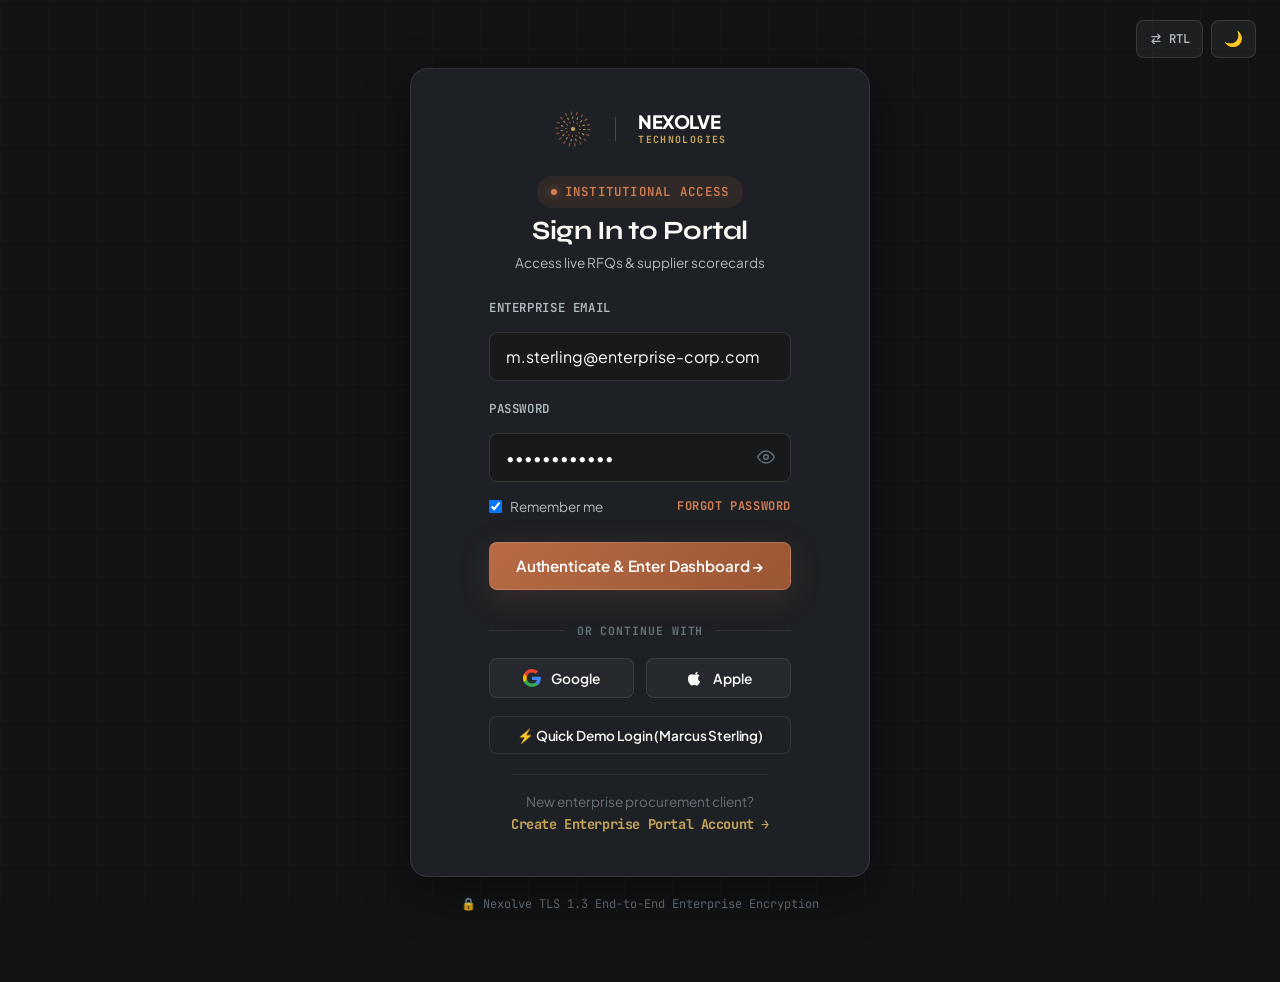
<file: login.html>
<!DOCTYPE html>
<html lang="en">
<head>
  <meta charset="UTF-8">
  <meta name="viewport" content="width=device-width, initial-scale=1.0">
  <title>Client Portal Login — Nexolve Technologies | Procurement Intelligence</title>
  <meta name="description" content="Access the Nexolve Technologies enterprise client portal to track active RFQs, compare supplier quotes, review purchase orders, and monitor spend analytics.">
  <link rel="stylesheet" href="css/style.css">
  <link rel="icon" type="image/svg+xml" href="favicon.svg">
</head>
<body style="min-height:100vh; display:flex; flex-direction:column; justify-content:center; align-items:center; padding: clamp(24px, 4vw, 48px) var(--container-padding-x); position:relative;">

  <!-- Fixed Screen Top Controls (RTL & Theme Toggle in Right Corner) -->
  <div class="auth-corner-controls" style="position:fixed; top:20px; right:24px; display:flex; gap:8px; z-index:100;">
    <button class="header-control-btn rtl-toggle-btn" id="rtlToggleBtn" aria-label="Toggle RTL / LTR layout" title="Toggle RTL Direction">
      <svg class="rtl-icon" width="14" height="14" viewBox="0 0 24 24" fill="none" stroke="currentColor" stroke-width="2.2" stroke-linecap="round" stroke-linejoin="round" aria-hidden="true">
        <path d="M5 8h14M15 4l4 4-4 4M19 16H5M9 12l-4 4 4 4"/>
      </svg>
      <span class="rtl-label">RTL</span>
    </button>
    <button class="header-control-btn theme-toggle-btn" id="themeToggleBtn" aria-label="Toggle Light / Dark mode">
      <span class="theme-toggle-icon">🌙</span>
    </button>
  </div>

  <!-- Login Card Container -->
  <main style="display:flex; flex-direction:column; align-items:center; justify-content:center; width:100%; margin:auto 0; padding:20px 0;">
    
    <div class="card auth-card" style="max-width:460px; width:100%; padding: clamp(24px, 4vw, 40px);">
      
      <!-- Brand Logo Inside Card -->
      <div style="text-align:center; margin-bottom:20px;">
        <a href="index.html" class="brand-lockup" style="display:inline-flex; align-items:center; justify-content:center; text-decoration:none;" title="Nexolve Technologies Home">
          <svg viewBox="0 0 96 96" aria-hidden="true" focusable="false" class="matrix-mark brand-lockup__mark" style="width:40px; height:40px;">
            <g fill="none">
              <circle class="matrix-mark__ring matrix-mark__ring--outer" cx="48" cy="48" r="38" stroke-width="8" stroke-dasharray="3 10.264"></circle>
              <circle class="matrix-mark__ring matrix-mark__ring--middle" cx="48" cy="48" r="27" stroke-width="6" stroke-dasharray="2.5 8.81"></circle>
              <circle class="matrix-mark__ring matrix-mark__ring--inner" cx="48" cy="48" r="17" stroke-width="4" stroke-dasharray="2 6.901"></circle>
            </g>
            <circle class="matrix-mark__core" cx="48" cy="48" r="5"></circle>
          </svg>
          <span class="brand-lockup__rule" aria-hidden="true" style="margin:0 10px; height:24px;"></span>
          <div class="brand-lockup__type" style="text-align:left;">
            <span class="brand-lockup__name" style="font-size:1.15rem;">NEXOLVE</span>
            <span class="brand-lockup__descriptor" style="font-size:0.62rem; letter-spacing:0.14em;">TECHNOLOGIES</span>
          </div>
        </a>
      </div>

      <div style="text-align:center; margin-bottom: clamp(18px, 3vw, 24px);">
        <div class="section-label copper" style="margin-bottom:8px;">Institutional Access</div>
        <h1 style="font-size: clamp(1.35rem, 2.5vw, 1.65rem); margin-bottom:6px;">Sign In to Portal</h1>
        <p style="font-size:0.85rem; color:var(--text-secondary);">Access live RFQs & supplier scorecards</p>
      </div>

      <form onsubmit="handleLogin(event)">
        <!-- Email Input -->
        <div class="form-group" style="margin-bottom:18px;">
          <label class="form-label" for="loginEmail" style="display:block; text-align:left; margin-bottom:6px;">Enterprise Email</label>
          <input type="email" id="loginEmail" class="form-control" placeholder="procurement@enterprise.com" value="m.sterling@enterprise-corp.com" required>
        </div>

        <!-- Password Input with Eye Toggle -->
        <div class="form-group" style="margin-bottom:6px;">
          <label class="form-label" for="loginPass" style="display:block; text-align:left; margin-bottom:6px;">Password</label>
          <div class="password-field-wrap">
            <input type="password" id="loginPass" class="form-control" value="••••••••••••" placeholder="Enter password" required>
            <button type="button" class="password-toggle-btn" aria-label="Toggle password visibility" onclick="togglePasswordVisibility('loginPass', this)">
              <svg class="eye-open" width="18" height="18" viewBox="0 0 24 24" fill="none" stroke="currentColor" stroke-width="2" stroke-linecap="round" stroke-linejoin="round"><path d="M1 12s4-8 11-8 11 8 11 8-4 8-11 8-11-8-11-8z"></path><circle cx="12" cy="12" r="3"></circle></svg>
              <svg class="eye-closed" width="18" height="18" viewBox="0 0 24 24" fill="none" stroke="currentColor" stroke-width="2" stroke-linecap="round" stroke-linejoin="round" style="display:none;"><path d="M17.94 17.94A10.07 10.07 0 0 1 12 20c-7 0-11-8-11-8a18.45 18.45 0 0 1 5.06-5.94M9.9 4.24A9.12 9.12 0 0 1 12 4c7 0 11 8 11 8a18.5 18.5 0 0 1-2.16 3.19m-6.72-1.07a3 3 0 1 1-4.24-4.24"></path><line x1="1" y1="1" x2="23" y2="23"></line></svg>
            </button>
          </div>
        </div>

        <!-- Remember Me & Forgot Password Row -->
        <div class="auth-remember-row">
          <label class="auth-remember-label" for="rememberMe">
            <input type="checkbox" id="rememberMe" checked>
            <span>Remember me</span>
          </label>
          <a href="#" class="auth-forgot-link" onclick="handleForgotPassword(event)">FORGOT PASSWORD</a>
        </div>

        <!-- Submit Button -->
        <button type="submit" class="btn btn-primary" style="width:100%; margin-bottom:10px;">
          Authenticate & Enter Dashboard →
        </button>

        <!-- Social Auth Divider & Buttons -->
        <div class="auth-divider">
          <span>OR CONTINUE WITH</span>
        </div>

        <div class="social-auth-grid">
          <button type="button" class="social-auth-btn" onclick="socialLogin('Google')">
            <svg width="18" height="18" viewBox="0 0 24 24"><path fill="#4285F4" d="M23.745 12.27c0-.7-.06-1.4-.19-2.07H12v4.51h6.6c-.29 1.52-1.14 2.82-2.4 3.68v3.05h3.88c2.27-2.09 3.665-5.17 3.665-9.17z"/><path fill="#34A853" d="M12 24c3.24 0 5.95-1.08 7.93-2.91l-3.88-3.05c-1.08.72-2.45 1.16-4.05 1.16-3.12 0-5.77-2.1-6.72-4.93H1.25v3.15C3.26 21.36 7.34 24 12 24z"/><path fill="#FBBC05" d="M5.28 14.27c-.25-.72-.38-1.49-.38-2.27s.13-1.55.38-2.27V6.58H1.25C.45 8.18 0 9.99 0 12s.45 3.82 1.25 5.42l4.03-3.15z"/><path fill="#EA4335" d="M12 4.75c1.77 0 3.35.61 4.6 1.8l3.42-3.42C17.95 1.19 15.24 0 12 0 7.34 0 3.26 2.64 1.25 6.58l4.03 3.15c.95-2.83 3.6-4.98 6.72-4.98z"/></svg>
            <span>Google</span>
          </button>
          <button type="button" class="social-auth-btn" onclick="socialLogin('Apple')">
            <svg width="18" height="18" viewBox="0 0 24 24" fill="currentColor"><path d="M18.71 19.5c-.83 1.24-1.71 2.45-3.05 2.47-1.34.03-1.77-.79-3.29-.79-1.53 0-2 .77-3.27.82-1.31.05-2.3-1.32-3.14-2.53C4.25 17 2.94 12.45 4.7 9.39c.87-1.52 2.43-2.48 4.12-2.51 1.28-.02 2.5.87 3.29.87.78 0 2.26-1.07 3.81-.91.65.03 2.47.26 3.64 1.98-.09.06-2.17 1.28-2.15 3.81.03 3.02 2.65 4.03 2.68 4.04-.03.07-.42 1.44-1.38 2.83M15.97 6.37c.62-.75 1.04-1.8 0.93-2.85-.9.04-1.99.6-2.64 1.35-.58.66-1.08 1.73-.95 2.76 1.01.08 2.03-.51 2.66-1.26z"/></svg>
            <span>Apple</span>
          </button>
        </div>

        <button type="button" class="btn btn-secondary btn-sm" style="width:100%;" onclick="quickDemoLogin()">
          ⚡ Quick Demo Login (Marcus Sterling)
        </button>
      </form>

      <div style="margin-top:20px; text-align:center; font-size:0.85rem; color:var(--text-muted); border-top:1px solid rgba(255,255,255,0.06); padding-top:16px;">
        New enterprise procurement client? <br>
        <a href="register.html" class="mono text-gold" style="font-weight:700;">Create Enterprise Portal Account →</a>
      </div>
    </div>

    <!-- Security & Encryption Sub-caption -->
    <div style="margin-top:18px; text-align:center; font-size:0.75rem; color:var(--text-muted); font-family:var(--font-mono);">
      🔒 Nexolve TLS 1.3 End-to-End Enterprise Encryption
    </div>
  </main>

  <script src="js/main.js"></script>
  <script>
    function handleLogin(e) {
      e.preventDefault();
      if (window.showToast) {
        window.showToast('Authentication successful. Redirecting to Client Dashboard...', 'success');
      }
      setTimeout(() => {
        window.location.href = 'dashboard.html';
      }, 600);
    }

    function quickDemoLogin() {
      document.getElementById('loginEmail').value = 'm.sterling@enterprise-corp.com';
      document.getElementById('loginPass').value = 'secure_enterprise_pass';
      if (window.showToast) {
        window.showToast('Demo Credentials Loaded for Marcus Sterling (Head of Procurement)', 'success');
      }
      setTimeout(() => {
        window.location.href = 'dashboard.html';
      }, 600);
    }

    function togglePasswordVisibility(fieldId, btn) {
      const input = document.getElementById(fieldId);
      if (!input) return;
      const eyeOpen = btn.querySelector('.eye-open');
      const eyeClosed = btn.querySelector('.eye-closed');
      
      if (input.type === 'password') {
        input.type = 'text';
        if (eyeOpen) eyeOpen.style.display = 'none';
        if (eyeClosed) eyeClosed.style.display = 'block';
      } else {
        input.type = 'password';
        if (eyeOpen) eyeOpen.style.display = 'block';
        if (eyeClosed) eyeClosed.style.display = 'none';
      }
    }

    function handleForgotPassword(e) {
      e.preventDefault();
      if (window.showToast) {
        window.showToast('Password reset instructions dispatched to your enterprise email.', 'info');
      }
    }

    function socialLogin(provider) {
      if (window.showToast) {
        window.showToast(`Connecting to ${provider} Enterprise SSO...`, 'info');
      }
      setTimeout(() => {
        if (window.showToast) {
          window.showToast(`${provider} SSO Authorized. Redirecting to Dashboard...`, 'success');
        }
        setTimeout(() => {
          window.location.href = 'dashboard.html';
        }, 500);
      }, 700);
    }
  </script>
</body>
</html>
</file>
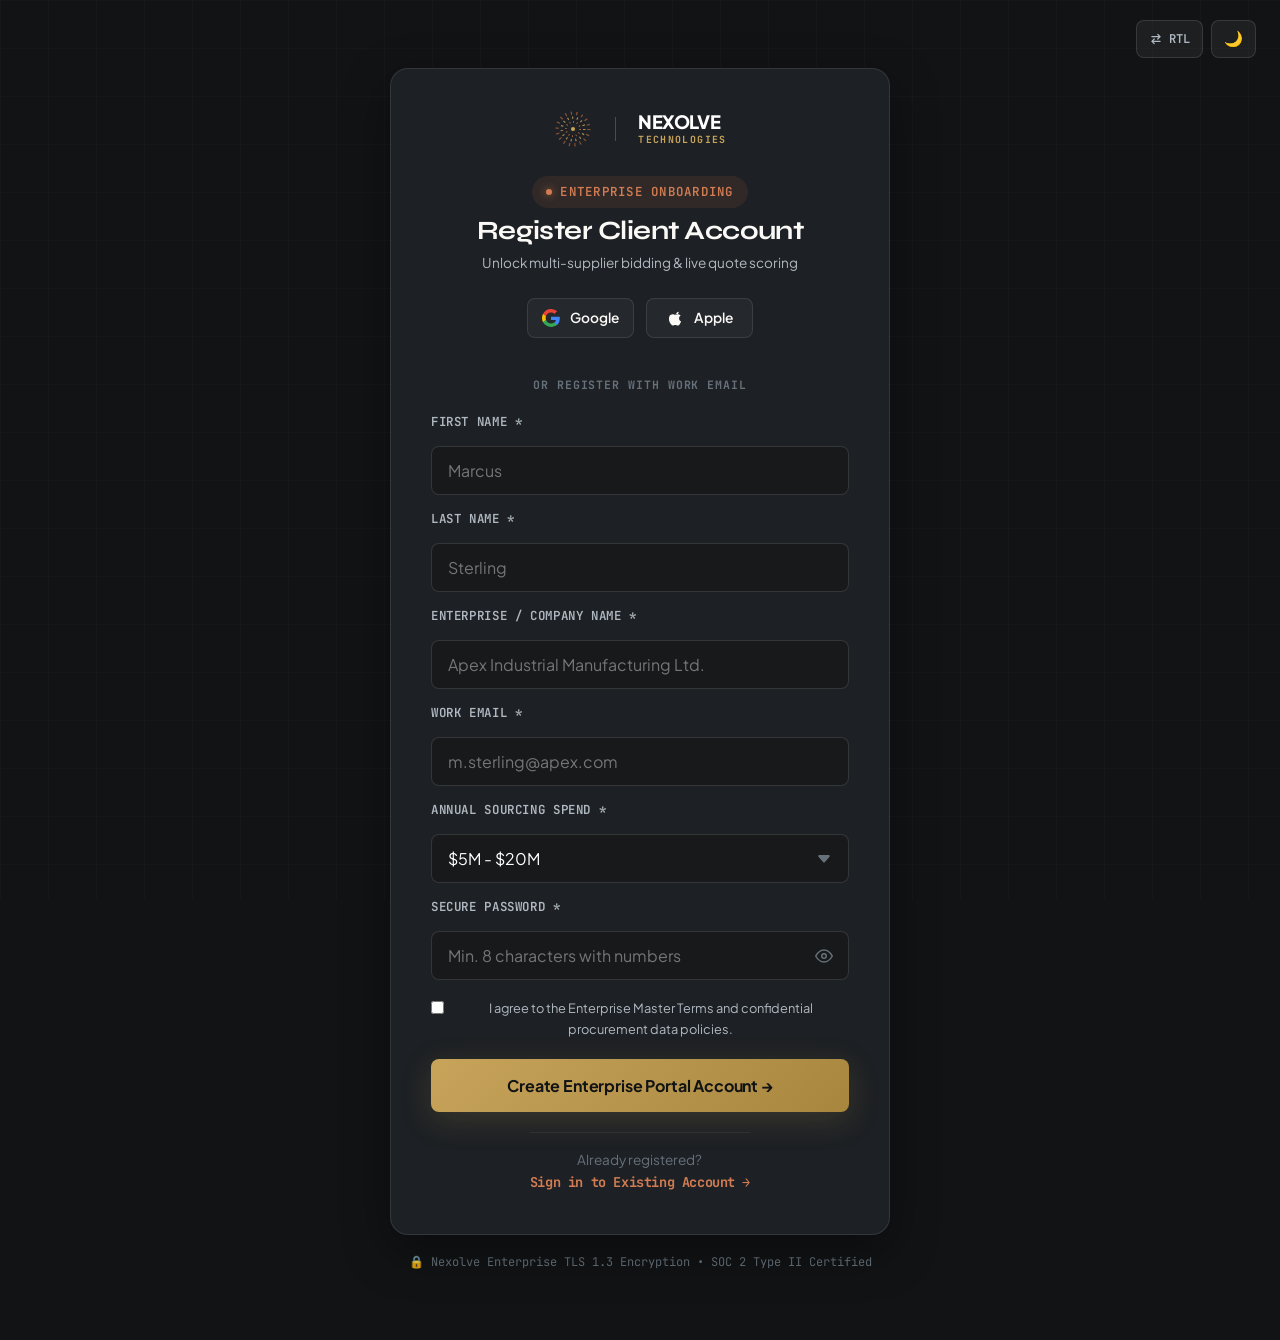
<file: register.html>
<!DOCTYPE html>
<html lang="en">
<head>
  <meta charset="UTF-8">
  <meta name="viewport" content="width=device-width, initial-scale=1.0">
  <title>Enterprise Portal Registration — Nexolve Technologies | Client Onboarding</title>
  <meta name="description" content="Register your enterprise procurement organization for the Nexolve client portal to initiate supplier bidding, RFQ benchmarking, and automated contract tracking.">
  <link rel="stylesheet" href="css/style.css">
  <link rel="icon" type="image/svg+xml" href="favicon.svg">
</head>
<body style="min-height:100vh; display:flex; flex-direction:column; justify-content:center; align-items:center; padding: clamp(24px, 4vw, 48px) var(--container-padding-x); position:relative;">

  <!-- Fixed Screen Top Controls (RTL & Theme Toggle in Right Corner) -->
  <div class="auth-corner-controls" style="position:fixed; top:20px; right:24px; display:flex; gap:8px; z-index:100;">
    <button class="header-control-btn rtl-toggle-btn" id="rtlToggleBtn" aria-label="Toggle RTL / LTR layout" title="Toggle RTL Direction">
      <svg class="rtl-icon" width="14" height="14" viewBox="0 0 24 24" fill="none" stroke="currentColor" stroke-width="2.2" stroke-linecap="round" stroke-linejoin="round" aria-hidden="true">
        <path d="M5 8h14M15 4l4 4-4 4M19 16H5M9 12l-4 4 4 4"/>
      </svg>
      <span class="rtl-label">RTL</span>
    </button>
    <button class="header-control-btn theme-toggle-btn" id="themeToggleBtn" aria-label="Toggle Light / Dark mode">
      <span class="theme-toggle-icon">🌙</span>
    </button>
  </div>

  <!-- Register Card Container -->
  <main style="display:flex; flex-direction:column; align-items:center; justify-content:center; width:100%; margin:auto 0; padding:20px 0;">
    
    <div class="card auth-card" style="max-width:500px; width:100%; padding: clamp(24px, 4vw, 40px);">
      
      <!-- Brand Logo Inside Card -->
      <div style="text-align:center; margin-bottom:20px;">
        <a href="index.html" class="brand-lockup" style="display:inline-flex; align-items:center; justify-content:center; text-decoration:none;" title="Nexolve Technologies Home">
          <svg viewBox="0 0 96 96" aria-hidden="true" focusable="false" class="matrix-mark brand-lockup__mark" style="width:40px; height:40px;">
            <g fill="none">
              <circle class="matrix-mark__ring matrix-mark__ring--outer" cx="48" cy="48" r="38" stroke-width="8" stroke-dasharray="3 10.264"></circle>
              <circle class="matrix-mark__ring matrix-mark__ring--middle" cx="48" cy="48" r="27" stroke-width="6" stroke-dasharray="2.5 8.81"></circle>
              <circle class="matrix-mark__ring matrix-mark__ring--inner" cx="48" cy="48" r="17" stroke-width="4" stroke-dasharray="2 6.901"></circle>
            </g>
            <circle class="matrix-mark__core" cx="48" cy="48" r="5"></circle>
          </svg>
          <span class="brand-lockup__rule" aria-hidden="true" style="margin:0 10px; height:24px;"></span>
          <div class="brand-lockup__type" style="text-align:left;">
            <span class="brand-lockup__name" style="font-size:1.15rem;">NEXOLVE</span>
            <span class="brand-lockup__descriptor" style="font-size:0.62rem; letter-spacing:0.14em;">TECHNOLOGIES</span>
          </div>
        </a>
      </div>

      <div style="text-align:center; margin-bottom: clamp(18px, 3vw, 24px);">
        <div class="section-label copper" style="margin-bottom:8px;">Enterprise Onboarding</div>
        <h1 style="font-size: clamp(1.35rem, 2.5vw, 1.65rem); margin-bottom:6px;">Register Client Account</h1>
        <p style="font-size:0.85rem; color:var(--text-secondary);">Unlock multi-supplier bidding & live quote scoring</p>
      </div>

      <!-- Social Quick Signup Buttons -->
      <div class="social-auth-grid" style="margin-bottom:16px;">
        <button type="button" class="social-auth-btn" onclick="socialRegister('Google')">
          <svg width="18" height="18" viewBox="0 0 24 24"><path fill="#4285F4" d="M23.745 12.27c0-.7-.06-1.4-.19-2.07H12v4.51h6.6c-.29 1.52-1.14 2.82-2.4 3.68v3.05h3.88c2.27-2.09 3.665-5.17 3.665-9.17z"/><path fill="#34A853" d="M12 24c3.24 0 5.95-1.08 7.93-2.91l-3.88-3.05c-1.08.72-2.45 1.16-4.05 1.16-3.12 0-5.77-2.1-6.72-4.93H1.25v3.15C3.26 21.36 7.34 24 12 24z"/><path fill="#FBBC05" d="M5.28 14.27c-.25-.72-.38-1.49-.38-2.27s.13-1.55.38-2.27V6.58H1.25C.45 8.18 0 9.99 0 12s.45 3.82 1.25 5.42l4.03-3.15z"/><path fill="#EA4335" d="M12 4.75c1.77 0 3.35.61 4.6 1.8l3.42-3.42C17.95 1.19 15.24 0 12 0 7.34 0 3.26 2.64 1.25 6.58l4.03 3.15c.95-2.83 3.6-4.98 6.72-4.98z"/></svg>
          <span>Google</span>
        </button>
        <button type="button" class="social-auth-btn" onclick="socialRegister('Apple')">
          <svg width="18" height="18" viewBox="0 0 24 24" fill="currentColor"><path d="M18.71 19.5c-.83 1.24-1.71 2.45-3.05 2.47-1.34.03-1.77-.79-3.29-.79-1.53 0-2 .77-3.27.82-1.31.05-2.3-1.32-3.14-2.53C4.25 17 2.94 12.45 4.7 9.39c.87-1.52 2.43-2.48 4.12-2.51 1.28-.02 2.5.87 3.29.87.78 0 2.26-1.07 3.81-.91.65.03 2.47.26 3.64 1.98-.09.06-2.17 1.28-2.15 3.81.03 3.02 2.65 4.03 2.68 4.04-.03.07-.42 1.44-1.38 2.83M15.97 6.37c.62-.75 1.04-1.8 0.93-2.85-.9.04-1.99.6-2.64 1.35-.58.66-1.08 1.73-.95 2.76 1.01.08 2.03-.51 2.66-1.26z"/></svg>
          <span>Apple</span>
        </button>
      </div>

      <div class="auth-divider">
        <span>OR REGISTER WITH WORK EMAIL</span>
      </div>

      <!-- Vertical One-by-One Form Inputs -->
      <form onsubmit="handleRegister(event)">
        <!-- 1. First Name -->
        <div class="form-group" style="margin-bottom:14px;">
          <label class="form-label" for="regFirstName" style="display:block; text-align:left; margin-bottom:6px;">First Name *</label>
          <input type="text" id="regFirstName" class="form-control" placeholder="Marcus" required>
        </div>

        <!-- 2. Last Name -->
        <div class="form-group" style="margin-bottom:14px;">
          <label class="form-label" for="regLastName" style="display:block; text-align:left; margin-bottom:6px;">Last Name *</label>
          <input type="text" id="regLastName" class="form-control" placeholder="Sterling" required>
        </div>

        <!-- 3. Company Name -->
        <div class="form-group" style="margin-bottom:14px;">
          <label class="form-label" for="regCompany" style="display:block; text-align:left; margin-bottom:6px;">Enterprise / Company Name *</label>
          <input type="text" id="regCompany" class="form-control" placeholder="Apex Industrial Manufacturing Ltd." required>
        </div>

        <!-- 4. Work Email -->
        <div class="form-group" style="margin-bottom:14px;">
          <label class="form-label" for="regEmail" style="display:block; text-align:left; margin-bottom:6px;">Work Email *</label>
          <input type="email" id="regEmail" class="form-control" placeholder="m.sterling@apex.com" required>
        </div>

        <!-- 5. Annual Sourcing Spend -->
        <div class="form-group" style="margin-bottom:14px;">
          <label class="form-label" for="regSpend" style="display:block; text-align:left; margin-bottom:6px;">Annual Sourcing Spend *</label>
          <select id="regSpend" class="form-control" required>
            <option value="$1M - $5M">$1M - $5M</option>
            <option value="$5M - $20M" selected>$5M - $20M</option>
            <option value="$20M - $100M+">$20M - $100M+</option>
          </select>
        </div>

        <!-- 6. Password with Eye Toggle -->
        <div class="form-group" style="margin-bottom:18px;">
          <label class="form-label" for="regPass" style="display:block; text-align:left; margin-bottom:6px;">Secure Password *</label>
          <div class="password-field-wrap">
            <input type="password" id="regPass" class="form-control" placeholder="Min. 8 characters with numbers" required>
            <button type="button" class="password-toggle-btn" aria-label="Toggle password visibility" onclick="togglePasswordVisibility('regPass', this)">
              <svg class="eye-open" width="18" height="18" viewBox="0 0 24 24" fill="none" stroke="currentColor" stroke-width="2" stroke-linecap="round" stroke-linejoin="round"><path d="M1 12s4-8 11-8 11 8 11 8-4 8-11 8-11-8-11-8z"></path><circle cx="12" cy="12" r="3"></circle></svg>
              <svg class="eye-closed" width="18" height="18" viewBox="0 0 24 24" fill="none" stroke="currentColor" stroke-width="2" stroke-linecap="round" stroke-linejoin="round" style="display:none;"><path d="M17.94 17.94A10.07 10.07 0 0 1 12 20c-7 0-11-8-11-8a18.45 18.45 0 0 1 5.06-5.94M9.9 4.24A9.12 9.12 0 0 1 12 4c7 0 11 8 11 8a18.5 18.5 0 0 1-2.16 3.19m-6.72-1.07a3 3 0 1 1-4.24-4.24"></path><line x1="1" y1="1" x2="23" y2="23"></line></svg>
            </button>
          </div>
        </div>

        <!-- Terms Agreement Checkbox -->
        <div style="display:flex; align-items:flex-start; gap:8px; margin-bottom:20px; font-size:0.8rem; color:var(--text-secondary);">
          <input type="checkbox" id="termsCheck" required style="margin-top:3px;">
          <label for="termsCheck" style="cursor:pointer;">I agree to the Enterprise Master Terms and confidential procurement data policies.</label>
        </div>

        <!-- Submit Button -->
        <button type="submit" class="btn btn-gold btn-lg" style="width:100%;">
          Create Enterprise Portal Account →
        </button>
      </form>

      <div style="margin-top:20px; text-align:center; font-size:0.85rem; color:var(--text-muted); border-top:1px solid rgba(255,255,255,0.06); padding-top:16px;">
        Already registered? <br>
        <a href="login.html" class="mono text-copper-bright" style="font-weight:700;">Sign in to Existing Account →</a>
      </div>
    </div>

    <!-- Security & Encryption Sub-caption -->
    <div style="margin-top:18px; text-align:center; font-size:0.75rem; color:var(--text-muted); font-family:var(--font-mono);">
      🔒 Nexolve Enterprise TLS 1.3 Encryption • SOC 2 Type II Certified
    </div>
  </main>

  <script src="js/main.js"></script>
  <script>
    function handleRegister(e) {
      e.preventDefault();
      const first = document.getElementById('regFirstName').value;
      if (window.showToast) {
        window.showToast(`Enterprise account created for ${first}! Initializing portal profile...`, 'success');
      }
      setTimeout(() => {
        window.location.href = 'dashboard.html';
      }, 700);
    }

    function togglePasswordVisibility(fieldId, btn) {
      const input = document.getElementById(fieldId);
      if (!input) return;
      const eyeOpen = btn.querySelector('.eye-open');
      const eyeClosed = btn.querySelector('.eye-closed');
      
      if (input.type === 'password') {
        input.type = 'text';
        if (eyeOpen) eyeOpen.style.display = 'none';
        if (eyeClosed) eyeClosed.style.display = 'block';
      } else {
        input.type = 'password';
        if (eyeOpen) eyeOpen.style.display = 'block';
        if (eyeClosed) eyeClosed.style.display = 'none';
      }
    }

    function socialRegister(provider) {
      if (window.showToast) {
        window.showToast(`Connecting to ${provider} Enterprise Onboarding...`, 'info');
      }
      setTimeout(() => {
        if (window.showToast) {
          window.showToast(`${provider} Identity Verified. Creating Enterprise Account...`, 'success');
        }
        setTimeout(() => {
          window.location.href = 'dashboard.html';
        }, 500);
      }, 700);
    }
  </script>
</body>
</html>
</file>
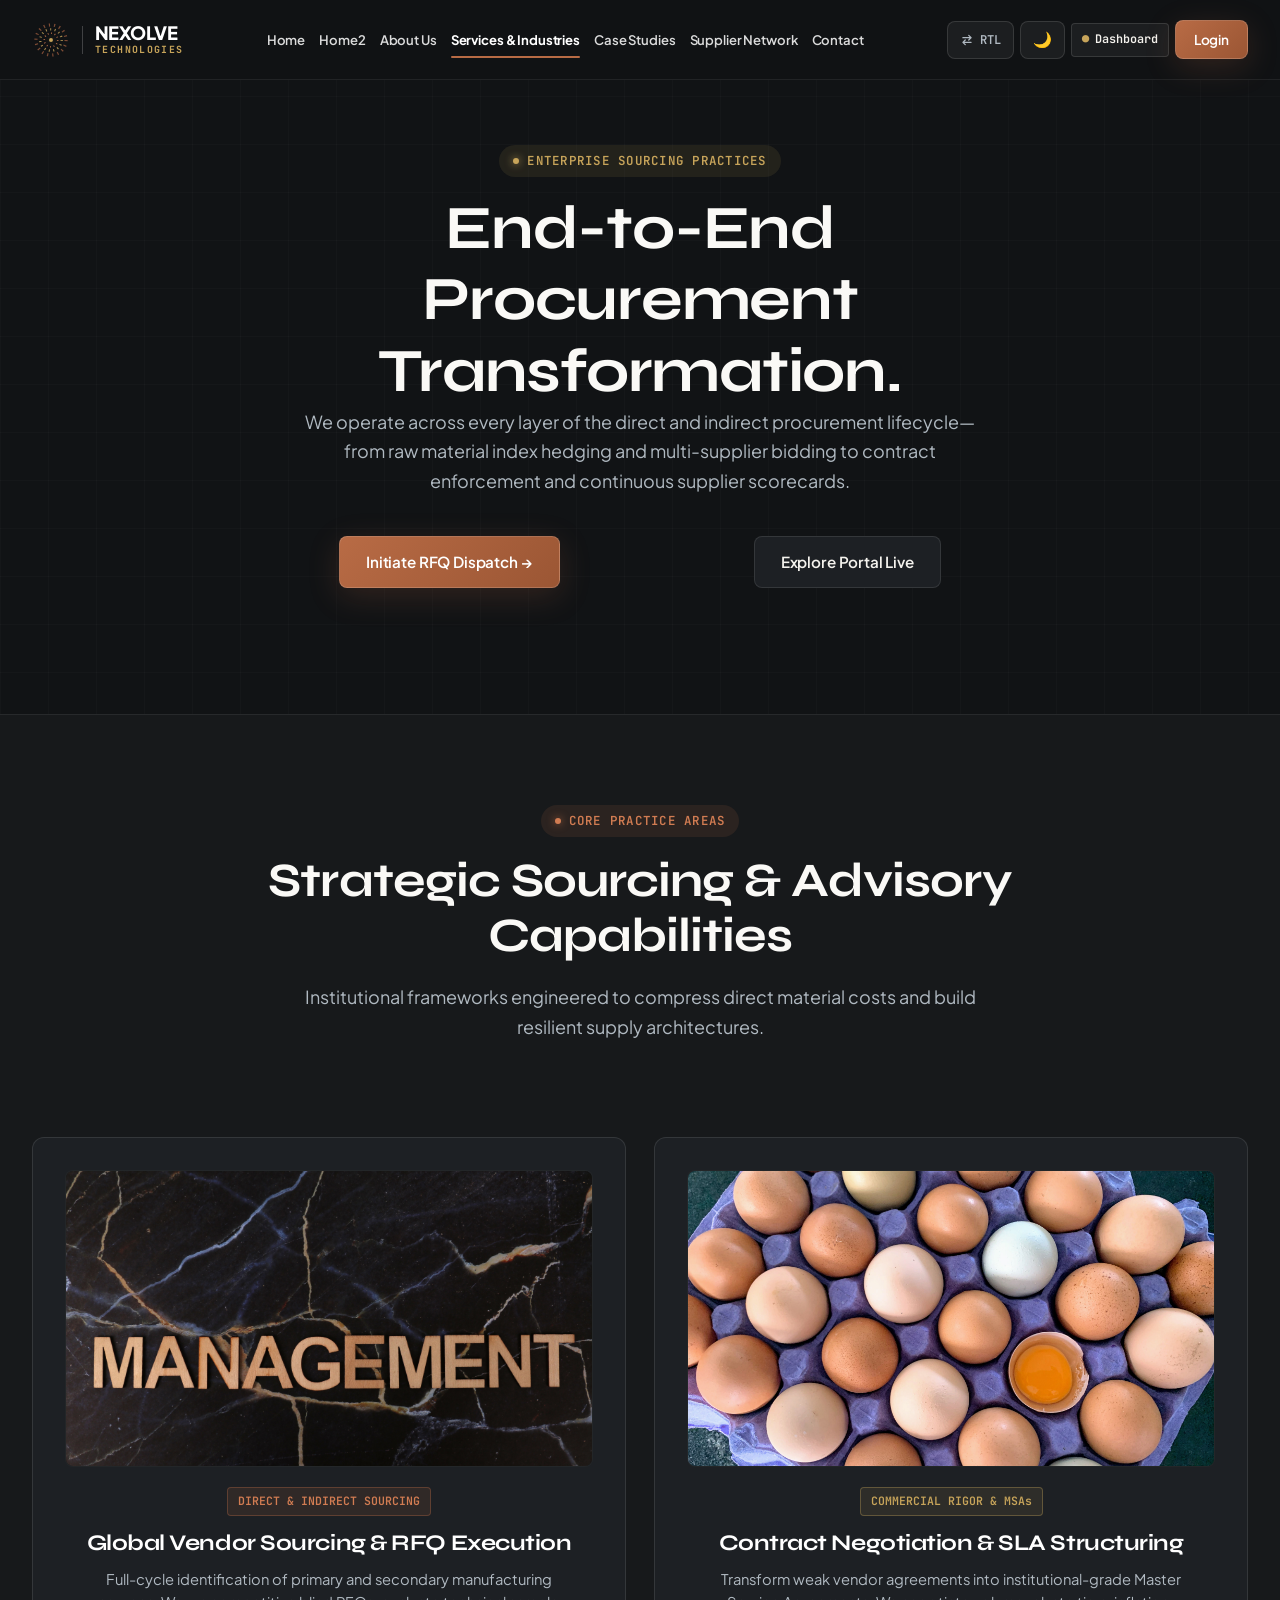
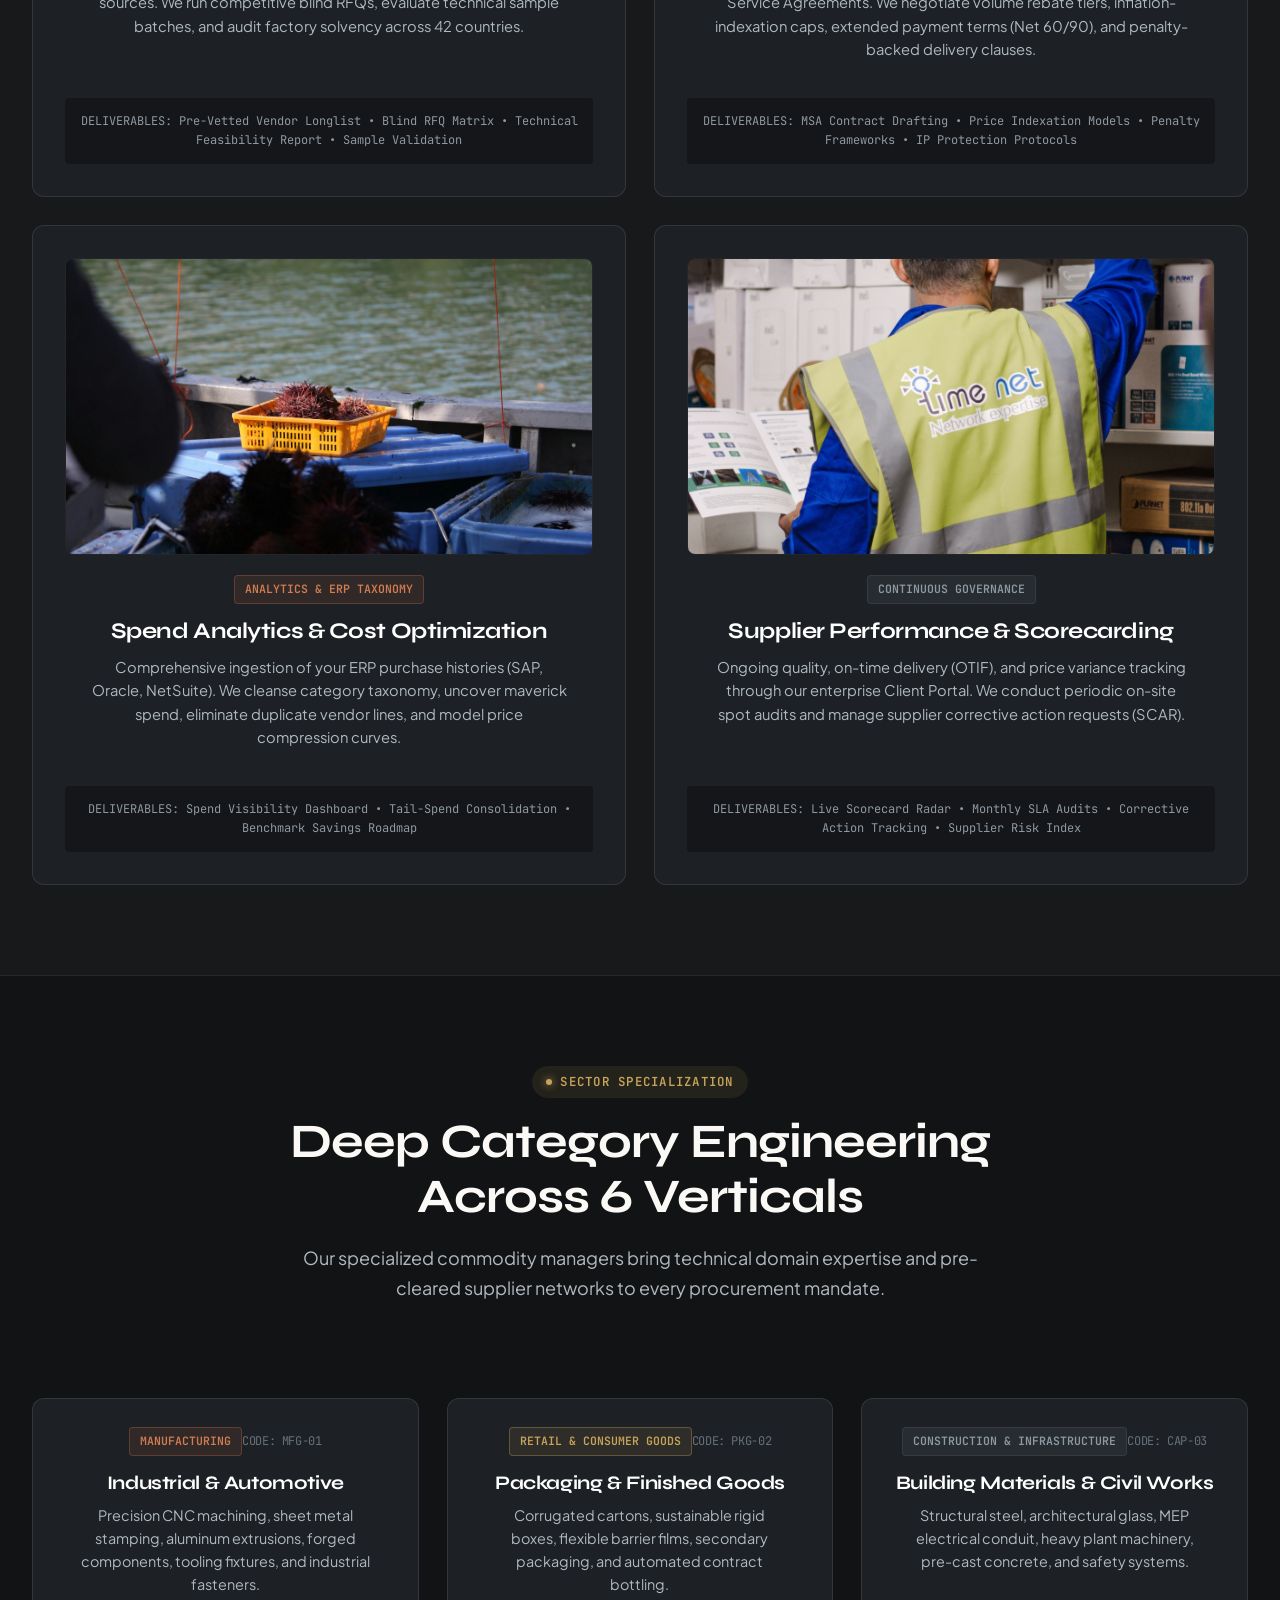
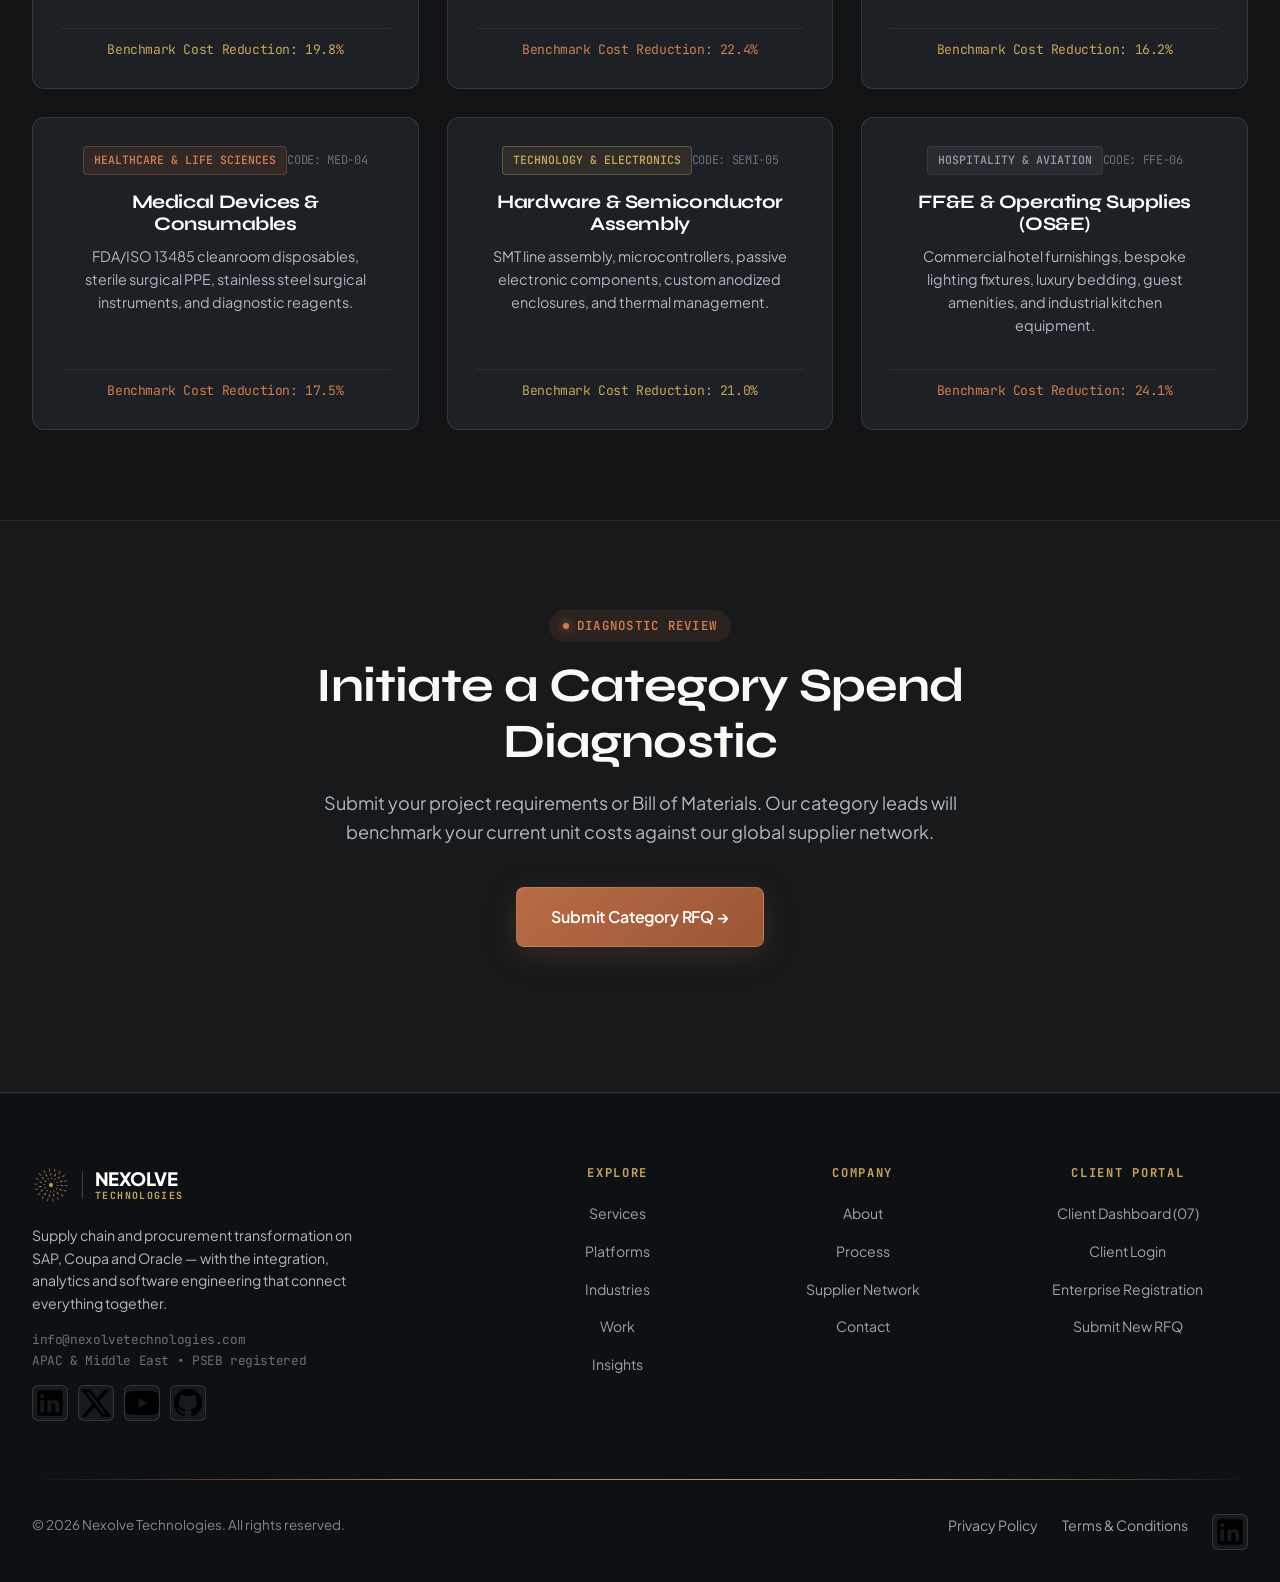
<file: services.html>
<!DOCTYPE html>
<html lang="en">
<head>
  <meta charset="UTF-8">
  <meta name="viewport" content="width=device-width, initial-scale=1.0">
  <title>Services & Industries — Nexolve Technologies | Procurement Practice Areas</title>
  <meta name="description" content="Strategic Vendor Sourcing, Contract Negotiation, Spend Analysis, and Supplier Performance Management across 6 core industry verticals.">
  <link rel="stylesheet" href="css/style.css">
  <link rel="icon" type="image/svg+xml" href="favicon.svg">
</head>
<body>

  <!-- Header -->
  <header class="site-header">
    <div class="container header-inner">
      <a href="index.html" class="brand-lockup">
        <svg viewBox="0 0 96 96" aria-hidden="true" focusable="false" class="matrix-mark brand-lockup__mark">
          <g fill="none">
            <circle class="matrix-mark__ring matrix-mark__ring--outer" cx="48" cy="48" r="38" stroke-width="8" stroke-dasharray="3 10.264"></circle>
            <circle class="matrix-mark__ring matrix-mark__ring--middle" cx="48" cy="48" r="27" stroke-width="6" stroke-dasharray="2.5 8.81"></circle>
            <circle class="matrix-mark__ring matrix-mark__ring--inner" cx="48" cy="48" r="17" stroke-width="4" stroke-dasharray="2 6.901"></circle>
          </g>
          <circle class="matrix-mark__core" cx="48" cy="48" r="5"></circle>
        </svg>
        <span class="brand-lockup__rule" aria-hidden="true"></span>
        <div class="brand-lockup__type">
          <span class="brand-lockup__name">NEXOLVE</span>
          <span class="brand-lockup__descriptor">TECHNOLOGIES</span>
        </div>
      </a>

      <nav class="nav-links">
        <a href="index.html" class="nav-link">Home</a>
        <a href="home-2.html" class="nav-link">Home2</a>
        <a href="about.html" class="nav-link">About Us</a>
        <a href="services.html" class="nav-link active">Services & Industries</a>
        <a href="case-studies.html" class="nav-link">Case Studies</a>
        <a href="supplier-network.html" class="nav-link">Supplier Network</a>
        <a href="contact.html" class="nav-link">Contact</a>

        <div class="mobile-drawer-actions">
          <div style="display:flex; justify-content:center; gap:10px; margin-bottom:8px;">
            <button class="header-control-btn rtl-toggle-btn" aria-label="Toggle RTL / LTR layout" style="flex:1;">
              <svg class="rtl-icon" width="14" height="14" viewBox="0 0 24 24" fill="none" stroke="currentColor" stroke-width="2.2" stroke-linecap="round" stroke-linejoin="round" aria-hidden="true">
                <path d="M5 8h14M15 4l4 4-4 4M19 16H5M9 12l-4 4 4 4"/>
              </svg>
              <span class="rtl-label">RTL</span>
            </button>
            <button class="header-control-btn theme-toggle-btn" aria-label="Toggle Light / Dark mode" style="flex:1;">
              <span class="theme-toggle-icon">🌙</span> Theme
            </button>
          </div>
          <a href="dashboard.html" class="btn btn-secondary btn-sm">
            <span style="color:var(--color-gold);">●</span> Dashboard
          </a>
          <a href="login.html" class="btn btn-primary btn-sm">
            Login →
          </a>
          <div style="display:flex; justify-content:center; gap:16px; margin-top:6px;">
            <a href="register.html" class="mono text-gold" style="font-size:0.82rem;">Create Account</a>
          </div>
        </div>
      </nav>

      <div class="nav-actions">
        <button class="header-control-btn rtl-toggle-btn" id="rtlToggleBtn" aria-label="Toggle RTL / LTR layout" title="Toggle RTL Direction">
          <svg class="rtl-icon" width="14" height="14" viewBox="0 0 24 24" fill="none" stroke="currentColor" stroke-width="2.2" stroke-linecap="round" stroke-linejoin="round" aria-hidden="true">
            <path d="M5 8h14M15 4l4 4-4 4M19 16H5M9 12l-4 4 4 4"/>
          </svg>
          <span class="rtl-label">RTL</span>
        </button>
        <button class="header-control-btn theme-toggle-btn" id="themeToggleBtn" aria-label="Toggle Light / Dark mode">
          <span class="theme-toggle-icon">🌙</span>
        </button>
        <a href="dashboard.html" class="nav-portal-btn desktop-only-action" id="dashboardHeaderBtn">
          <span style="color:var(--color-gold);">●</span> Dashboard
        </a>
        <a href="login.html" class="btn btn-primary btn-sm desktop-only-action" id="loginHeaderBtn">Login</a>
        <button class="mobile-toggle" aria-label="Toggle Navigation Menu">☰</button>
      </div>
    </div>
  </header>

  <main>
    <!-- Hero -->
    <section class="section page-hero-section">
      <div class="container">
        <div class="section-header-center">
          <div class="section-label">Enterprise Sourcing Practices</div>
          <h1>End-to-End Procurement Transformation.</h1>
          <p class="section-subtitle">
            We operate across every layer of the direct and indirect procurement lifecycle—from raw material index hedging and multi-supplier bidding to contract enforcement and continuous supplier scorecards.
          </p>
          <div class="btn-group-center">
            <a href="supplier-network.html#sourcing-form" class="btn btn-primary">Initiate RFQ Dispatch →</a>
            <a href="dashboard.html" class="btn btn-secondary">Explore Portal Live</a>
          </div>
        </div>
      </div>
    </section>

    <!-- Core Services Matrix (Equal Heights) -->
    <section class="section section-dark">
      <div class="container">
        <div class="section-header-center">
          <div class="section-label copper">Core Practice Areas</div>
          <h2 class="section-title">Strategic Sourcing & Advisory Capabilities</h2>
          <p class="section-subtitle">
            Institutional frameworks engineered to compress direct material costs and build resilient supply architectures.
          </p>
        </div>

        <div class="grid-2">
          <!-- Service 1 -->
          <div class="card">
            <div class="card-glow"></div>
            <div class="card-media-wrap">
              <img src="IMAGE/pexels-ann-h-45017-38728964.jpg" alt="Global Vendor Sourcing & RFQ Execution" loading="lazy">
            </div>
            <span class="badge badge-copper" style="margin-bottom:14px;">DIRECT & INDIRECT SOURCING</span>
            <div class="card-content-body">
              <h3 style="font-size: clamp(1.2rem, 2.5vw, 1.4rem); margin-bottom:12px; color:#FFF;">Global Vendor Sourcing & RFQ Execution</h3>
              <p style="color:var(--text-secondary); font-size:0.92rem; line-height:1.6; margin-bottom:20px;">
                Full-cycle identification of primary and secondary manufacturing sources. We run competitive blind RFQs, evaluate technical sample batches, and audit factory solvency across 42 countries.
              </p>
            </div>
            <div class="card-action-bottom">
              <div style="background:rgba(0,0,0,0.3); padding:14px; border-radius:var(--radius-xs); font-family:var(--font-mono); font-size:0.75rem; color:var(--color-steel-light); width:100%; text-align:center;">
                DELIVERABLES: Pre-Vetted Vendor Longlist • Blind RFQ Matrix • Technical Feasibility Report • Sample Validation
              </div>
            </div>
          </div>

          <!-- Service 2 -->
          <div class="card">
            <div class="card-glow"></div>
            <div class="card-media-wrap">
              <img src="IMAGE/pexels-raquel-tinoco-1932654-7804963.jpg" alt="Contract Negotiation & SLA Structuring" loading="lazy">
            </div>
            <span class="badge badge-gold" style="margin-bottom:14px;">COMMERCIAL RIGOR & MSAs</span>
            <div class="card-content-body">
              <h3 style="font-size: clamp(1.2rem, 2.5vw, 1.4rem); margin-bottom:12px; color:#FFF;">Contract Negotiation & SLA Structuring</h3>
              <p style="color:var(--text-secondary); font-size:0.92rem; line-height:1.6; margin-bottom:20px;">
                Transform weak vendor agreements into institutional-grade Master Service Agreements. We negotiate volume rebate tiers, inflation-indexation caps, extended payment terms (Net 60/90), and penalty-backed delivery clauses.
              </p>
            </div>
            <div class="card-action-bottom">
              <div style="background:rgba(0,0,0,0.3); padding:14px; border-radius:var(--radius-xs); font-family:var(--font-mono); font-size:0.75rem; color:var(--color-steel-light); width:100%; text-align:center;">
                DELIVERABLES: MSA Contract Drafting • Price Indexation Models • Penalty Frameworks • IP Protection Protocols
              </div>
            </div>
          </div>

          <!-- Service 3 -->
          <div class="card">
            <div class="card-glow"></div>
            <div class="card-media-wrap">
              <img src="IMAGE/veronica-dudarev-RS9WeXWo0Y4-unsplash.jpg" alt="Spend Analytics & Cost Optimization" loading="lazy">
            </div>
            <span class="badge badge-copper" style="margin-bottom:14px;">ANALYTICS & ERP TAXONOMY</span>
            <div class="card-content-body">
              <h3 style="font-size: clamp(1.2rem, 2.5vw, 1.4rem); margin-bottom:12px; color:#FFF;">Spend Analytics & Cost Optimization</h3>
              <p style="color:var(--text-secondary); font-size:0.92rem; line-height:1.6; margin-bottom:20px;">
                Comprehensive ingestion of your ERP purchase histories (SAP, Oracle, NetSuite). We cleanse category taxonomy, uncover maverick spend, eliminate duplicate vendor lines, and model price compression curves.
              </p>
            </div>
            <div class="card-action-bottom">
              <div style="background:rgba(0,0,0,0.3); padding:14px; border-radius:var(--radius-xs); font-family:var(--font-mono); font-size:0.75rem; color:var(--color-steel-light); width:100%; text-align:center;">
                DELIVERABLES: Spend Visibility Dashboard • Tail-Spend Consolidation • Benchmark Savings Roadmap
              </div>
            </div>
          </div>

          <!-- Service 4 -->
          <div class="card">
            <div class="card-glow"></div>
            <div class="card-media-wrap">
              <img src="IMAGE/pexels-dextarstudio-15483292.jpg" alt="Supplier Performance & Scorecarding" loading="lazy">
            </div>
            <span class="badge badge-steel" style="margin-bottom:14px;">CONTINUOUS GOVERNANCE</span>
            <div class="card-content-body">
              <h3 style="font-size: clamp(1.2rem, 2.5vw, 1.4rem); margin-bottom:12px; color:#FFF;">Supplier Performance & Scorecarding</h3>
              <p style="color:var(--text-secondary); font-size:0.92rem; line-height:1.6; margin-bottom:20px;">
                Ongoing quality, on-time delivery (OTIF), and price variance tracking through our enterprise Client Portal. We conduct periodic on-site spot audits and manage supplier corrective action requests (SCAR).
              </p>
            </div>
            <div class="card-action-bottom">
              <div style="background:rgba(0,0,0,0.3); padding:14px; border-radius:var(--radius-xs); font-family:var(--font-mono); font-size:0.75rem; color:var(--color-steel-light); width:100%; text-align:center;">
                DELIVERABLES: Live Scorecard Radar • Monthly SLA Audits • Corrective Action Tracking • Supplier Risk Index
              </div>
            </div>
          </div>
        </div>
      </div>
    </section>

    <!-- 6 Industry Verticals (Equal Heights) -->
    <section class="section tab-container">
      <div class="container">
        <div class="section-header-center">
          <div class="section-label">Sector Specialization</div>
          <h2 class="section-title">Deep Category Engineering Across 6 Verticals</h2>
          <p class="section-subtitle">
            Our specialized commodity managers bring technical domain expertise and pre-cleared supplier networks to every procurement mandate.
          </p>
        </div>

        <div class="grid-3">
          <!-- 1: Manufacturing -->
          <div class="card" data-filter-item="vert" data-category="mfg" style="padding:28px;">
            <div class="card-glow"></div>
            <div style="display:flex; justify-content:space-between; align-items:center; margin-bottom:16px;">
              <span class="badge badge-copper">MANUFACTURING</span>
              <span class="mono" style="font-size:0.75rem; color:var(--text-muted);">CODE: MFG-01</span>
            </div>
            <div class="card-content-body">
              <h3 style="font-size:1.2rem; margin-bottom:10px; color:#FFF;">Industrial & Automotive</h3>
              <p style="color:var(--text-secondary); font-size:0.9rem; line-height:1.6; margin-bottom:16px;">
                Precision CNC machining, sheet metal stamping, aluminum extrusions, forged components, tooling fixtures, and industrial fasteners.
              </p>
            </div>
            <div class="card-action-bottom">
              <div class="mono text-gold" style="font-size:0.82rem; border-top:1px solid rgba(255,255,255,0.06); padding-top:10px; width:100%; text-align:center;">
                Benchmark Cost Reduction: 19.8%
              </div>
            </div>
          </div>

          <!-- 2: Retail -->
          <div class="card" data-filter-item="vert" data-category="ret" style="padding:28px;">
            <div class="card-glow"></div>
            <div style="display:flex; justify-content:space-between; align-items:center; margin-bottom:16px;">
              <span class="badge badge-gold">RETAIL & CONSUMER GOODS</span>
              <span class="mono" style="font-size:0.75rem; color:var(--text-muted);">CODE: PKG-02</span>
            </div>
            <div class="card-content-body">
              <h3 style="font-size:1.2rem; margin-bottom:10px; color:#FFF;">Packaging & Finished Goods</h3>
              <p style="color:var(--text-secondary); font-size:0.9rem; line-height:1.6; margin-bottom:16px;">
                Corrugated cartons, sustainable rigid boxes, flexible barrier films, secondary packaging, and automated contract bottling.
              </p>
            </div>
            <div class="card-action-bottom">
              <div class="mono text-copper-bright" style="font-size:0.82rem; border-top:1px solid rgba(255,255,255,0.06); padding-top:10px; width:100%; text-align:center;">
                Benchmark Cost Reduction: 22.4%
              </div>
            </div>
          </div>

          <!-- 3: Construction -->
          <div class="card" data-filter-item="vert" data-category="con" style="padding:28px;">
            <div class="card-glow"></div>
            <div style="display:flex; justify-content:space-between; align-items:center; margin-bottom:16px;">
              <span class="badge badge-steel">CONSTRUCTION & INFRASTRUCTURE</span>
              <span class="mono" style="font-size:0.75rem; color:var(--text-muted);">CODE: CAP-03</span>
            </div>
            <div class="card-content-body">
              <h3 style="font-size:1.2rem; margin-bottom:10px; color:#FFF;">Building Materials & Civil Works</h3>
              <p style="color:var(--text-secondary); font-size:0.9rem; line-height:1.6; margin-bottom:16px;">
                Structural steel, architectural glass, MEP electrical conduit, heavy plant machinery, pre-cast concrete, and safety systems.
              </p>
            </div>
            <div class="card-action-bottom">
              <div class="mono text-gold" style="font-size:0.82rem; border-top:1px solid rgba(255,255,255,0.06); padding-top:10px; width:100%; text-align:center;">
                Benchmark Cost Reduction: 16.2%
              </div>
            </div>
          </div>

          <!-- 4: Healthcare -->
          <div class="card" data-filter-item="vert" data-category="hea" style="padding:28px;">
            <div class="card-glow"></div>
            <div style="display:flex; justify-content:space-between; align-items:center; margin-bottom:16px;">
              <span class="badge badge-copper">HEALTHCARE & LIFE SCIENCES</span>
              <span class="mono" style="font-size:0.75rem; color:var(--text-muted);">CODE: MED-04</span>
            </div>
            <div class="card-content-body">
              <h3 style="font-size:1.2rem; margin-bottom:10px; color:#FFF;">Medical Devices & Consumables</h3>
              <p style="color:var(--text-secondary); font-size:0.9rem; line-height:1.6; margin-bottom:16px;">
                FDA/ISO 13485 cleanroom disposables, sterile surgical PPE, stainless steel surgical instruments, and diagnostic reagents.
              </p>
            </div>
            <div class="card-action-bottom">
              <div class="mono text-copper-bright" style="font-size:0.82rem; border-top:1px solid rgba(255,255,255,0.06); padding-top:10px; width:100%; text-align:center;">
                Benchmark Cost Reduction: 17.5%
              </div>
            </div>
          </div>

          <!-- 5: Technology -->
          <div class="card" data-filter-item="vert" data-category="tech" style="padding:28px;">
            <div class="card-glow"></div>
            <div style="display:flex; justify-content:space-between; align-items:center; margin-bottom:16px;">
              <span class="badge badge-gold">TECHNOLOGY & ELECTRONICS</span>
              <span class="mono" style="font-size:0.75rem; color:var(--text-muted);">CODE: SEMI-05</span>
            </div>
            <div class="card-content-body">
              <h3 style="font-size:1.2rem; margin-bottom:10px; color:#FFF;">Hardware & Semiconductor Assembly</h3>
              <p style="color:var(--text-secondary); font-size:0.9rem; line-height:1.6; margin-bottom:16px;">
                SMT line assembly, microcontrollers, passive electronic components, custom anodized enclosures, and thermal management.
              </p>
            </div>
            <div class="card-action-bottom">
              <div class="mono text-gold" style="font-size:0.82rem; border-top:1px solid rgba(255,255,255,0.06); padding-top:10px; width:100%; text-align:center;">
                Benchmark Cost Reduction: 21.0%
              </div>
            </div>
          </div>

          <!-- 6: Hospitality -->
          <div class="card" data-filter-item="vert" data-category="hosp" style="padding:28px;">
            <div class="card-glow"></div>
            <div style="display:flex; justify-content:space-between; align-items:center; margin-bottom:16px;">
              <span class="badge badge-steel">HOSPITALITY & AVIATION</span>
              <span class="mono" style="font-size:0.75rem; color:var(--text-muted);">CODE: FFE-06</span>
            </div>
            <div class="card-content-body">
              <h3 style="font-size:1.2rem; margin-bottom:10px; color:#FFF;">FF&E & Operating Supplies (OS&E)</h3>
              <p style="color:var(--text-secondary); font-size:0.9rem; line-height:1.6; margin-bottom:16px;">
                Commercial hotel furnishings, bespoke lighting fixtures, luxury bedding, guest amenities, and industrial kitchen equipment.
              </p>
            </div>
            <div class="card-action-bottom">
              <div class="mono text-copper-bright" style="font-size:0.82rem; border-top:1px solid rgba(255,255,255,0.06); padding-top:10px; width:100%; text-align:center;">
                Benchmark Cost Reduction: 24.1%
              </div>
            </div>
          </div>
        </div>
      </div>
    </section>

    <!-- Engagement Sourcing CTA -->
    <section class="section section-dark">
      <div class="container">
        <div class="section-header-center">
          <div class="section-label copper">Diagnostic Review</div>
          <h2 class="section-title">Initiate a Category Spend Diagnostic</h2>
          <p class="section-subtitle">
            Submit your project requirements or Bill of Materials. Our category leads will benchmark your current unit costs against our global supplier network.
          </p>
          <div class="btn-group-center">
            <a href="supplier-network.html#sourcing-form" class="btn btn-primary btn-lg">Submit Category RFQ →</a>
          </div>
        </div>
      </div>
    </section>
  </main>

  <!-- Nexolve Signature Footer with Hairline Spectrum & Social Alignment -->
  <footer class="site-footer" style="background:#0E1114;">
    <div class="container">
      <div class="footer-grid">
        <div>
          <a href="index.html" class="brand-lockup" style="margin-bottom: 20px;">
            <svg viewBox="0 0 96 96" aria-hidden="true" focusable="false" class="matrix-mark brand-lockup__mark">
              <g fill="none">
                <circle class="matrix-mark__ring matrix-mark__ring--outer" cx="48" cy="48" r="38" stroke-width="8"
                  stroke-dasharray="3 10.264"></circle>
                <circle class="matrix-mark__ring matrix-mark__ring--middle" cx="48" cy="48" r="27" stroke-width="6"
                  stroke-dasharray="2.5 8.81"></circle>
                <circle class="matrix-mark__ring matrix-mark__ring--inner" cx="48" cy="48" r="17" stroke-width="4"
                  stroke-dasharray="2 6.901"></circle>
              </g>
              <circle class="matrix-mark__core" cx="48" cy="48" r="5"></circle>
            </svg>
            <span class="brand-lockup__rule" aria-hidden="true"></span>
            <div class="brand-lockup__type">
              <span class="brand-lockup__name">NEXOLVE</span>
              <span class="brand-lockup__descriptor">TECHNOLOGIES</span>
            </div>
          </a>

          <p
            style="font-size: 0.88rem; color: var(--text-secondary); max-width: 340px; margin-bottom: 16px; line-height: 1.6;">
            Supply chain and procurement transformation on SAP, Coupa and Oracle — with the integration, analytics and
            software engineering that connect everything together.
          </p>
          <div class="mono" style="font-size: 0.8rem; color: var(--text-muted); line-height: 1.6;">
            <div>info@nexolvetechnologies.com</div>
            <div>APAC & Middle East • PSEB registered</div>
          </div>
          <div class="footer-brand-socials">
            <a href="https://www.linkedin.com/company/nexolve-technologies" target="_blank" rel="noopener noreferrer"
              class="social-icon-btn" aria-label="Nexolve on LinkedIn" title="LinkedIn">
              <svg viewBox="0 0 24 24">
                <path
                  d="M19 3a2 2 0 0 1 2 2v14a2 2 0 0 1-2 2H5a2 2 0 0 1-2-2V5a2 2 0 0 1 2-2h14m-.5 15.5v-5.3a3.26 3.26 0 0 0-3.26-3.26c-.85 0-1.84.52-2.28 1.3v-1.11h-2.79v8.37h2.79v-4.93c0-.77.62-1.4 1.39-1.4a1.4 1.4 0 0 1 1.4 1.4v4.93h2.75M6.46 8.76a1.45 1.45 0 1 0 0-2.9 1.45 1.45 0 0 0 0 2.9m1.4 9.74v-8.37H5.06v8.37h2.8z" />
              </svg>
            </a>
            <a href="https://x.com/nexolve_tech" target="_blank" rel="noopener noreferrer"
              class="social-icon-btn" aria-label="Nexolve on X" title="Twitter / X">
              <svg viewBox="0 0 24 24">
                <path d="M18.244 2.25h3.308l-7.227 8.26 8.502 11.24H16.17l-5.214-6.817L4.99 21.75H1.68l7.73-8.835L1.254 2.25H8.08l4.713 6.231zm-1.161 17.52h1.833L7.084 4.126H5.117z"/>
              </svg>
            </a>
            <a href="https://www.youtube.com/@nexolvetechnologies" target="_blank" rel="noopener noreferrer"
              class="social-icon-btn" aria-label="Nexolve on YouTube" title="YouTube">
              <svg viewBox="0 0 24 24">
                <path d="M23.498 6.186a3.016 3.016 0 0 0-2.122-2.136C19.505 3.545 12 3.545 12 3.545s-7.505 0-9.377.505A3.017 3.017 0 0 0 .502 6.186C0 8.07 0 12 0 12s0 3.93.502 5.814a3.016 3.016 0 0 0 2.122 2.136c1.871.505 9.376.505 9.376.505s7.505 0 9.377-.505a3.015 3.015 0 0 0 2.122-2.136C24 15.93 24 12 24 12s0-3.93-.502-5.814zM9.545 15.568V8.432L15.818 12l-6.273 3.568z"/>
              </svg>
            </a>
            <a href="https://github.com/nexolve-technologies" target="_blank" rel="noopener noreferrer"
              class="social-icon-btn" aria-label="Nexolve on GitHub" title="GitHub">
              <svg viewBox="0 0 24 24">
                <path d="M12 2A10 10 0 0 0 2 12c0 4.42 2.87 8.17 6.84 9.5.5.08.66-.23.66-.5v-1.69c-2.77.6-3.36-1.34-3.36-1.34-.46-1.16-1.11-1.47-1.11-1.47-.91-.62.07-.6.07-.6 1 .07 1.53 1.03 1.53 1.03.87 1.52 2.34 1.07 2.91.83.1-.65.35-1.09.63-1.34-2.22-.25-4.55-1.11-4.55-4.92 0-1.11.38-2 1.03-2.71-.1-.25-.45-1.29.1-2.64 0 0 .84-.27 2.75 1.02.79-.22 1.65-.33 2.5-.33.85 0 1.71.11 2.5.33 1.91-1.29 2.75-1.02 2.75-1.02.55 1.35.2 2.39.1 2.64.65.71 1.03 1.6 1.03 2.71 0 3.82-2.34 4.66-4.57 4.91.36.31.69.92.69 1.85V21c0 .27.16.59.67.5C19.14 20.16 22 16.42 22 12A10 10 0 0 0 12 2z"/>
              </svg>
            </a>
          </div>
        </div>

        <div>
          <h4 class="footer-heading">Explore</h4>
          <ul class="footer-links">
            <li><a href="services.html" class="footer-link">Services</a></li>
            <li><a href="home-2.html" class="footer-link">Platforms</a></li>
            <li><a href="services.html#industries" class="footer-link">Industries</a></li>
            <li><a href="case-studies.html" class="footer-link">Work</a></li>
            <li><a href="case-studies.html#whitepapers" class="footer-link">Insights</a></li>
          </ul>
        </div>

        <div>
          <h4 class="footer-heading">Company</h4>
          <ul class="footer-links">
            <li><a href="about.html" class="footer-link">About</a></li>
            <li><a href="home-2.html#workflow" class="footer-link">Process</a></li>
            <li><a href="supplier-network.html" class="footer-link">Supplier Network</a></li>
            <li><a href="contact.html" class="footer-link">Contact</a></li>
          </ul>
        </div>

        <div>
          <h4 class="footer-heading">Client Portal</h4>
          <ul class="footer-links">
            <li><a href="dashboard.html" class="footer-link">Client Dashboard (07)</a></li>
            <li><a href="login.html" class="footer-link">Client Login</a></li>
            <li><a href="register.html" class="footer-link">Enterprise Registration</a></li>
            <li><a href="supplier-network.html#sourcing-form" class="footer-link">Submit New RFQ</a></li>
          </ul>
        </div>
      </div>

      <div class="hairline-spectrum"></div>

      <div class="footer-bottom" style="padding-top:0;">
        <div>© 2026 Nexolve Technologies. All rights reserved.</div>
        <div style="display:flex; align-items:center; gap: 24px; flex-wrap:wrap;">
          <a href="#" class="footer-link">Privacy Policy</a>
          <a href="#" class="footer-link">Terms & Conditions</a>
          <div class="footer-social-list">
            <a href="https://www.linkedin.com/company/nexolve-technologies" target="_blank" rel="noopener noreferrer"
              class="social-icon-btn" aria-label="Nexolve on LinkedIn">
              <svg viewBox="0 0 24 24">
                <path
                  d="M19 3a2 2 0 0 1 2 2v14a2 2 0 0 1-2 2H5a2 2 0 0 1-2-2V5a2 2 0 0 1 2-2h14m-.5 15.5v-5.3a3.26 3.26 0 0 0-3.26-3.26c-.85 0-1.84.52-2.28 1.3v-1.11h-2.79v8.37h2.79v-4.93c0-.77.62-1.4 1.39-1.4a1.4 1.4 0 0 1 1.4 1.4v4.93h2.75M6.46 8.76a1.45 1.45 0 1 0 0-2.9 1.45 1.45 0 0 0 0 2.9m1.4 9.74v-8.37H5.06v8.37h2.8z" />
              </svg>
            </a>
          </div>
        </div>
      </div>
    </div>
  </footer>

  <!-- Move to Top Button -->
  <button class="scroll-top-btn" aria-label="Scroll back to top" title="Scroll to top">
    <svg viewBox="0 0 24 24" fill="none" stroke="currentColor" stroke-linecap="round" stroke-linejoin="round">
      <path d="m18 15-6-6-6 6"/>
    </svg>
  </button>

  <script src="js/main.js"></script>
</body>
</html>
</file>
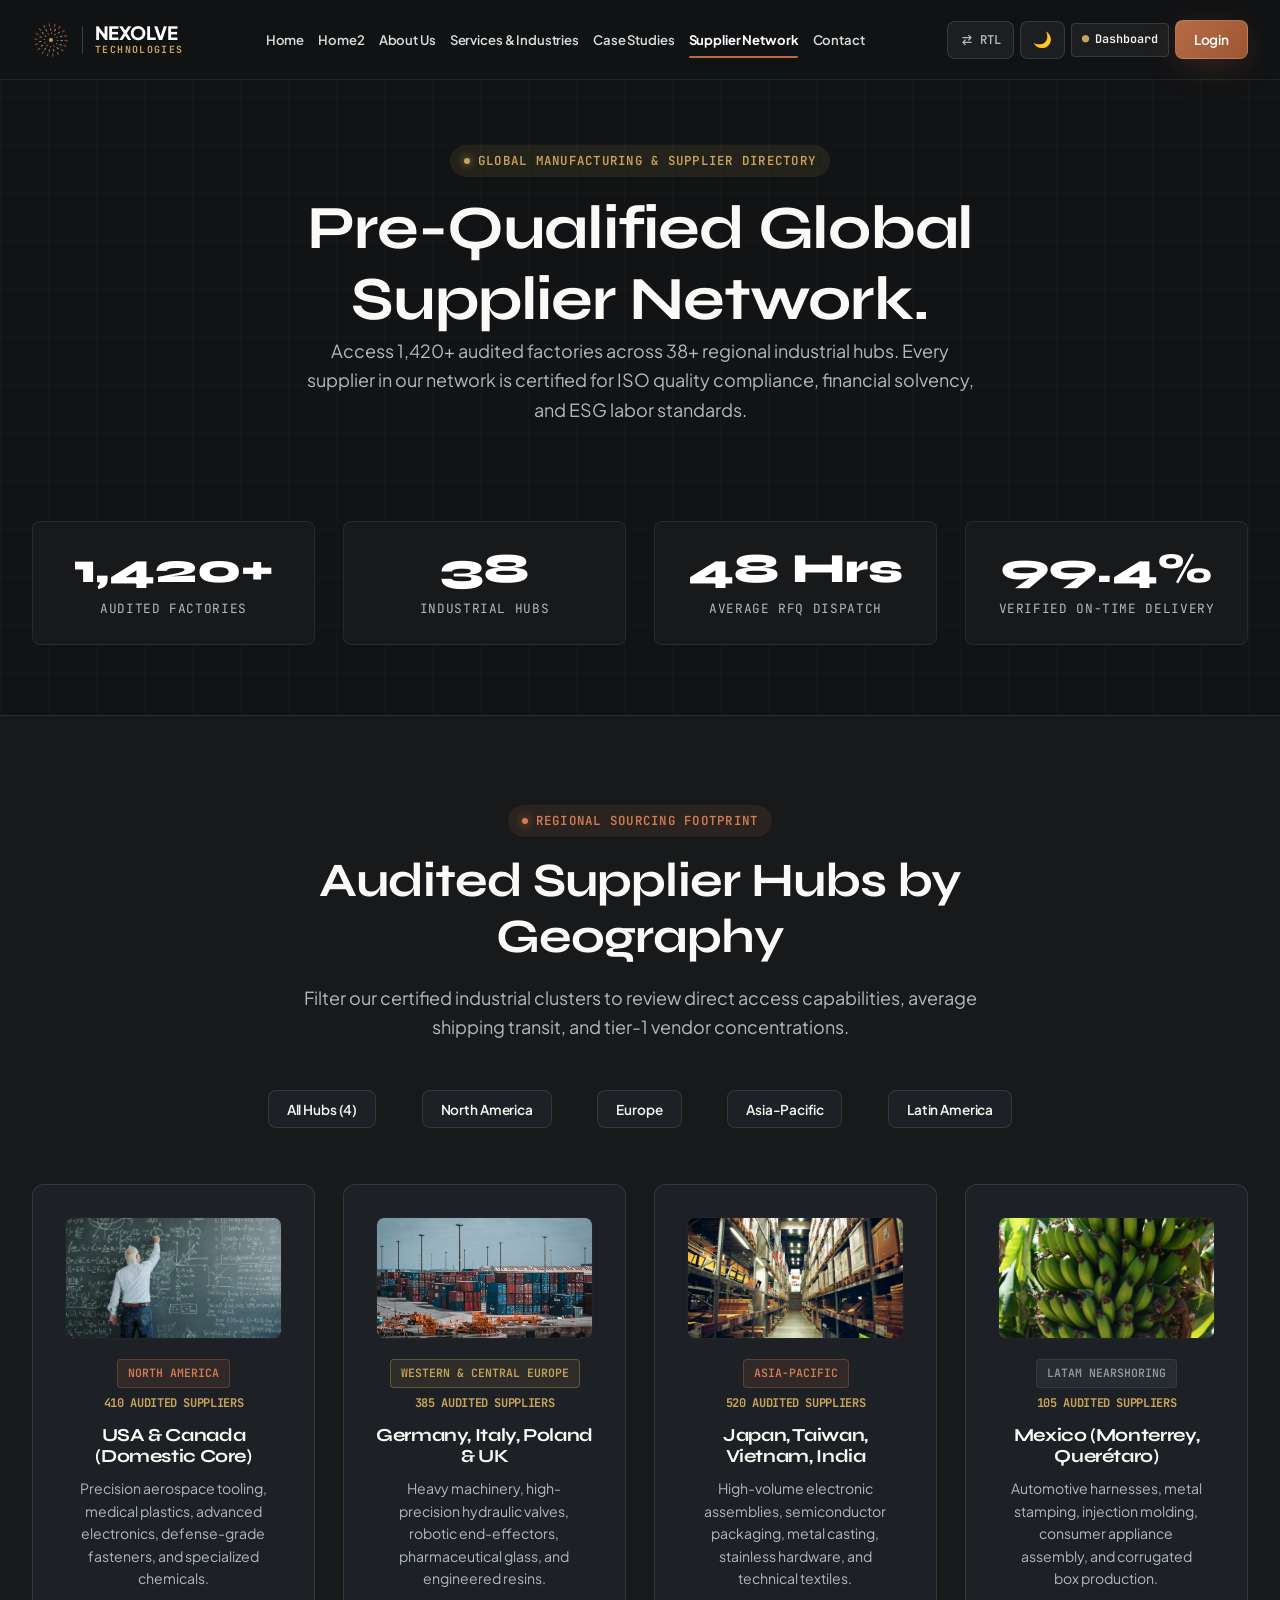
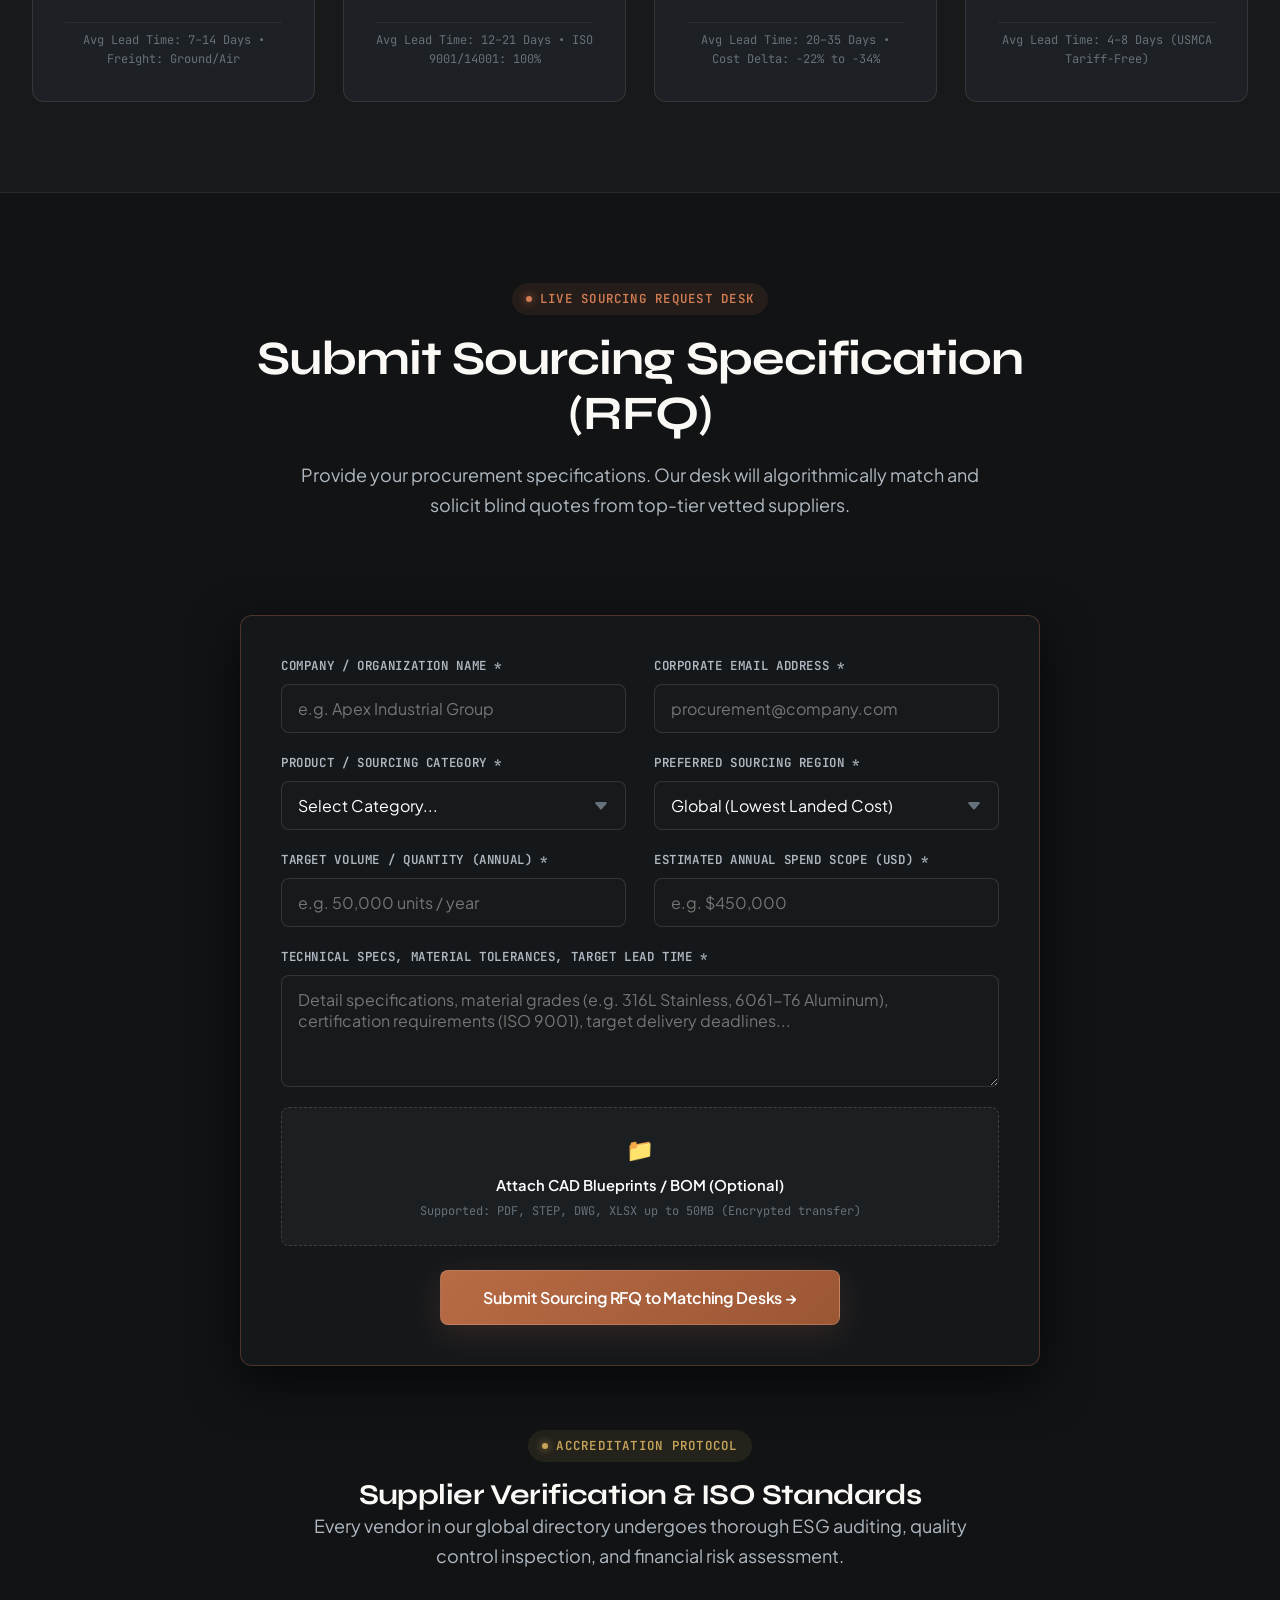
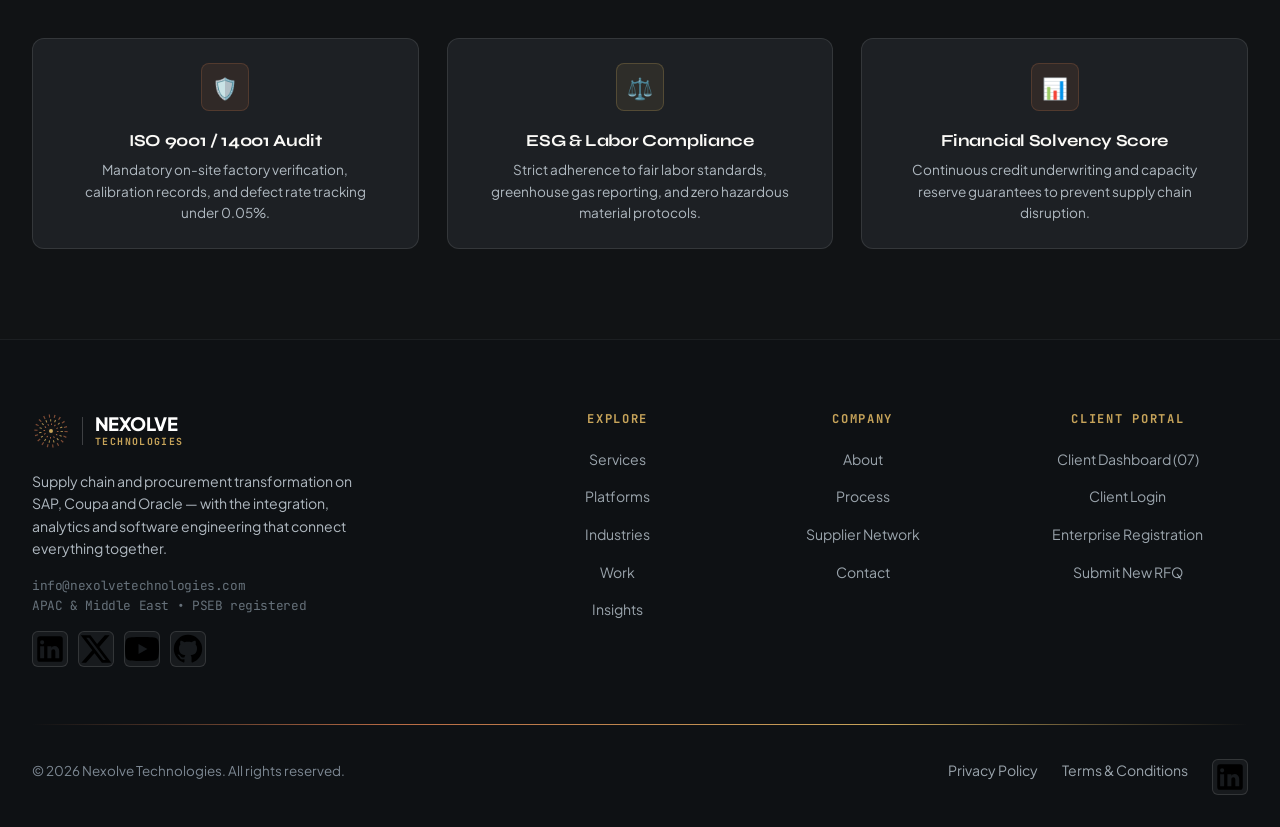
<file: supplier-network.html>
<!DOCTYPE html>
<html lang="en">
<head>
  <meta charset="UTF-8">
  <meta name="viewport" content="width=device-width, initial-scale=1.0">
  <title>Supplier Network & Request Sourcing — Nexolve Technologies | Global Sourcing Network</title>
  <meta name="description" content="Explore our pre-qualified global supplier network across North America, Europe, APAC, and LATAM. Submit your sourcing RFQ for instant multi-vendor matching.">
  <link rel="stylesheet" href="css/style.css">
  <link rel="icon" type="image/svg+xml" href="favicon.svg">
</head>
<body>

  <!-- Header -->
  <header class="site-header">
    <div class="container header-inner">
      <a href="index.html" class="brand-lockup">
        <svg viewBox="0 0 96 96" aria-hidden="true" focusable="false" class="matrix-mark brand-lockup__mark">
          <g fill="none">
            <circle class="matrix-mark__ring matrix-mark__ring--outer" cx="48" cy="48" r="38" stroke-width="8" stroke-dasharray="3 10.264"></circle>
            <circle class="matrix-mark__ring matrix-mark__ring--middle" cx="48" cy="48" r="27" stroke-width="6" stroke-dasharray="2.5 8.81"></circle>
            <circle class="matrix-mark__ring matrix-mark__ring--inner" cx="48" cy="48" r="17" stroke-width="4" stroke-dasharray="2 6.901"></circle>
          </g>
          <circle class="matrix-mark__core" cx="48" cy="48" r="5"></circle>
        </svg>
        <span class="brand-lockup__rule" aria-hidden="true"></span>
        <div class="brand-lockup__type">
          <span class="brand-lockup__name">NEXOLVE</span>
          <span class="brand-lockup__descriptor">TECHNOLOGIES</span>
        </div>
      </a>

      <nav class="nav-links">
        <a href="index.html" class="nav-link">Home</a>
        <a href="home-2.html" class="nav-link">Home2</a>
        <a href="about.html" class="nav-link">About Us</a>
        <a href="services.html" class="nav-link">Services & Industries</a>
        <a href="case-studies.html" class="nav-link">Case Studies</a>
        <a href="supplier-network.html" class="nav-link active">Supplier Network</a>
        <a href="contact.html" class="nav-link">Contact</a>

        <div class="mobile-drawer-actions">
          <div style="display:flex; justify-content:center; gap:10px; margin-bottom:8px;">
            <button class="header-control-btn rtl-toggle-btn" aria-label="Toggle RTL / LTR layout" style="flex:1;">
              <svg class="rtl-icon" width="14" height="14" viewBox="0 0 24 24" fill="none" stroke="currentColor" stroke-width="2.2" stroke-linecap="round" stroke-linejoin="round" aria-hidden="true">
                <path d="M5 8h14M15 4l4 4-4 4M19 16H5M9 12l-4 4 4 4"/>
              </svg>
              <span class="rtl-label">RTL</span>
            </button>
            <button class="header-control-btn theme-toggle-btn" aria-label="Toggle Light / Dark mode" style="flex:1;">
              <span class="theme-toggle-icon">🌙</span> Theme
            </button>
          </div>
          <a href="dashboard.html" class="btn btn-secondary btn-sm">
            <span style="color:var(--color-gold);">●</span> Dashboard
          </a>
          <a href="login.html" class="btn btn-primary btn-sm">
            Login →
          </a>
          <div style="display:flex; justify-content:center; gap:16px; margin-top:6px;">
            <a href="register.html" class="mono text-gold" style="font-size:0.82rem;">Create Account</a>
          </div>
        </div>
      </nav>

      <div class="nav-actions">
        <button class="header-control-btn rtl-toggle-btn" id="rtlToggleBtn" aria-label="Toggle RTL / LTR layout" title="Toggle RTL Direction">
          <svg class="rtl-icon" width="14" height="14" viewBox="0 0 24 24" fill="none" stroke="currentColor" stroke-width="2.2" stroke-linecap="round" stroke-linejoin="round" aria-hidden="true">
            <path d="M5 8h14M15 4l4 4-4 4M19 16H5M9 12l-4 4 4 4"/>
          </svg>
          <span class="rtl-label">RTL</span>
        </button>
        <button class="header-control-btn theme-toggle-btn" id="themeToggleBtn" aria-label="Toggle Light / Dark mode">
          <span class="theme-toggle-icon">🌙</span>
        </button>
        <a href="dashboard.html" class="nav-portal-btn desktop-only-action" id="dashboardHeaderBtn">
          <span style="color:var(--color-gold);">●</span> Dashboard
        </a>
        <a href="login.html" class="btn btn-primary btn-sm desktop-only-action" id="loginHeaderBtn">Login</a>
        <button class="mobile-toggle" aria-label="Toggle Navigation Menu">☰</button>
      </div>
    </div>
  </header>

  <main>
    <!-- Hero -->
    <section class="section page-hero-section">
      <div class="container">
        <div class="section-header-center">
          <div class="section-label">Global Manufacturing & Supplier Directory</div>
          <h1>Pre-Qualified Global Supplier Network.</h1>
          <p class="section-subtitle">
            Access 1,420+ audited factories across 38+ regional industrial hubs. Every supplier in our network is certified for ISO quality compliance, financial solvency, and ESG labor standards.
          </p>
        </div>

        <!-- Live Network Metric Badges (Equal Heights) -->
        <div class="grid-4" style="margin-top:20px;">
          <div class="metric-box">
            <div class="metric-value text-gold">1,420+</div>
            <div class="metric-label">Audited Factories</div>
          </div>
          <div class="metric-box">
            <div class="metric-value text-copper-bright">38</div>
            <div class="metric-label">Industrial Hubs</div>
          </div>
          <div class="metric-box">
            <div class="metric-value text-white">48 Hrs</div>
            <div class="metric-label">Average RFQ Dispatch</div>
          </div>
          <div class="metric-box">
            <div class="metric-value text-gold">99.4%</div>
            <div class="metric-label">Verified On-Time Delivery</div>
          </div>
        </div>
      </div>
    </section>

    <!-- Interactive Regional Directory Matrix (Equal Heights) -->
    <section class="section section-dark tab-container">
      <div class="container">
        <div class="section-header-center">
          <div class="section-label copper">Regional Sourcing Footprint</div>
          <h2 class="section-title">Audited Supplier Hubs by Geography</h2>
          <p class="section-subtitle">
            Filter our certified industrial clusters to review direct access capabilities, average shipping transit, and tier-1 vendor concentrations.
          </p>

          <div class="btn-group-center" style="gap:10px; margin-top:8px;">
            <button class="btn btn-secondary btn-sm active" data-filter-group="geo" data-filter-tab="all">All Hubs (4)</button>
            <button class="btn btn-secondary btn-sm" data-filter-group="geo" data-filter-tab="na">North America</button>
            <button class="btn btn-secondary btn-sm" data-filter-group="geo" data-filter-tab="eu">Europe</button>
            <button class="btn btn-secondary btn-sm" data-filter-group="geo" data-filter-tab="apac">Asia-Pacific</button>
            <button class="btn btn-secondary btn-sm" data-filter-group="geo" data-filter-tab="latam">Latin America</button>
          </div>
        </div>

        <div class="grid-4">
          <!-- North America Card -->
          <div class="card" data-filter-item="geo" data-category="na">
            <div class="card-glow"></div>
            <div class="card-media-wrap">
              <img src="IMAGE/vitaly-gariev-NGxk5h3fVYQ-unsplash.jpg" alt="North America & Mexico Sourcing Hub" loading="lazy">
            </div>
            <div style="display:flex; flex-direction:column; align-items:center; gap:6px; margin-bottom:12px; width:100%;">
              <span class="badge badge-copper">NORTH AMERICA</span>
              <span class="mono text-gold" style="font-size:0.75rem; font-weight:700;">410 AUDITED SUPPLIERS</span>
            </div>
            <div class="card-content-body">
              <h3 style="font-size:1.15rem; margin-bottom:10px;">USA & Canada (Domestic Core)</h3>
              <p style="color:var(--text-secondary); font-size:0.88rem; margin-bottom:16px;">
                Precision aerospace tooling, medical plastics, advanced electronics, defense-grade fasteners, and specialized chemicals.
              </p>
            </div>
            <div class="card-action-bottom">
              <div style="font-family:var(--font-mono); font-size:0.75rem; color:var(--text-muted); border-top:1px solid rgba(255,255,255,0.06); padding-top:8px; width:100%; text-align:center;">
                Avg Lead Time: 7–14 Days • Freight: Ground/Air
              </div>
            </div>
          </div>

          <!-- Europe Card -->
          <div class="card" data-filter-item="geo" data-category="eu">
            <div class="card-glow"></div>
            <div class="card-media-wrap">
              <img src="IMAGE/pexels-samuel-wolfl-628277-1427541.jpg" alt="Western & Central Europe Sourcing Hub" loading="lazy">
            </div>
            <div style="display:flex; flex-direction:column; align-items:center; gap:6px; margin-bottom:12px; width:100%;">
              <span class="badge badge-gold">WESTERN & CENTRAL EUROPE</span>
              <span class="mono text-gold" style="font-size:0.75rem; font-weight:700;">385 AUDITED SUPPLIERS</span>
            </div>
            <div class="card-content-body">
              <h3 style="font-size:1.15rem; margin-bottom:10px;">Germany, Italy, Poland & UK</h3>
              <p style="color:var(--text-secondary); font-size:0.88rem; margin-bottom:16px;">
                Heavy machinery, high-precision hydraulic valves, robotic end-effectors, pharmaceutical glass, and engineered resins.
              </p>
            </div>
            <div class="card-action-bottom">
              <div style="font-family:var(--font-mono); font-size:0.75rem; color:var(--text-muted); border-top:1px solid rgba(255,255,255,0.06); padding-top:8px; width:100%; text-align:center;">
                Avg Lead Time: 12–21 Days • ISO 9001/14001: 100%
              </div>
            </div>
          </div>

          <!-- APAC Card -->
          <div class="card" data-filter-item="geo" data-category="apac">
            <div class="card-glow"></div>
            <div class="card-media-wrap">
              <img src="IMAGE/tommao-wang-jr1DdTyU7eA-unsplash.jpg" alt="Asia-Pacific Sourcing & Semiconductor Hub" loading="lazy">
            </div>
            <div style="display:flex; flex-direction:column; align-items:center; gap:6px; margin-bottom:12px; width:100%;">
              <span class="badge badge-copper">ASIA-PACIFIC</span>
              <span class="mono text-gold" style="font-size:0.75rem; font-weight:700;">520 AUDITED SUPPLIERS</span>
            </div>
            <div class="card-content-body">
              <h3 style="font-size:1.15rem; margin-bottom:10px;">Japan, Taiwan, Vietnam, India</h3>
              <p style="color:var(--text-secondary); font-size:0.88rem; margin-bottom:16px;">
                High-volume electronic assemblies, semiconductor packaging, metal casting, stainless hardware, and technical textiles.
              </p>
            </div>
            <div class="card-action-bottom">
              <div style="font-family:var(--font-mono); font-size:0.75rem; color:var(--text-muted); border-top:1px solid rgba(255,255,255,0.06); padding-top:8px; width:100%; text-align:center;">
                Avg Lead Time: 20–35 Days • Cost Delta: -22% to -34%
              </div>
            </div>
          </div>

          <!-- Latin America Nearshoring Card -->
          <div class="card" data-filter-item="geo" data-category="latam">
            <div class="card-glow"></div>
            <div class="card-media-wrap">
              <img src="IMAGE/costaricanvibes-com-ytKbQ3IAZT8-unsplash.jpg" alt="Latin America Nearshoring Hub" loading="lazy">
            </div>
            <div style="display:flex; flex-direction:column; align-items:center; gap:6px; margin-bottom:12px; width:100%;">
              <span class="badge badge-steel">LATAM NEARSHORING</span>
              <span class="mono text-gold" style="font-size:0.75rem; font-weight:700;">105 AUDITED SUPPLIERS</span>
            </div>
            <div class="card-content-body">
              <h3 style="font-size:1.15rem; margin-bottom:10px;">Mexico (Monterrey, Querétaro)</h3>
              <p style="color:var(--text-secondary); font-size:0.88rem; margin-bottom:16px;">
                Automotive harnesses, metal stamping, injection molding, consumer appliance assembly, and corrugated box production.
              </p>
            </div>
            <div class="card-action-bottom">
              <div style="font-family:var(--font-mono); font-size:0.75rem; color:var(--text-muted); border-top:1px solid rgba(255,255,255,0.06); padding-top:8px; width:100%; text-align:center;">
                Avg Lead Time: 4–8 Days (USMCA Tariff-Free)
              </div>
            </div>
          </div>
        </div>
      </div>
    </section>

    <!-- Interactive 4-Step Sourcing Request Form -->
    <section class="section" id="sourcing-form">
      <div class="container">
        <div style="max-width:800px; margin:0 auto;">
          <div class="section-header-center">
            <div class="section-label copper">Live Sourcing Request Desk</div>
            <h2 class="section-title">Submit Sourcing Specification (RFQ)</h2>
            <p class="section-subtitle">
              Provide your procurement specifications. Our desk will algorithmically match and solicit blind quotes from top-tier vetted suppliers.
            </p>
          </div>

          <div class="card" style="background:#15181B; border:1px solid rgba(184, 107, 69, 0.35); padding: clamp(20px, 4vw, 40px); box-shadow:var(--shadow-lg); text-align:left; align-items:stretch;">
            <form id="publicSourcingRequestForm" onsubmit="handlePublicSourcingSubmit(event)">
              
              <div class="grid-2">
                <div class="form-group">
                  <label class="form-label" for="reqName">Company / Organization Name *</label>
                  <input type="text" id="reqName" class="form-control" placeholder="e.g. Apex Industrial Group" required>
                </div>
                <div class="form-group">
                  <label class="form-label" for="reqEmail">Corporate Email Address *</label>
                  <input type="email" id="reqEmail" class="form-control" placeholder="procurement@company.com" required>
                </div>
              </div>

              <div class="grid-2">
                <div class="form-group">
                  <label class="form-label" for="reqCategory">Product / Sourcing Category *</label>
                  <select id="reqCategory" class="form-control" required>
                    <option value="" disabled selected>Select Category...</option>
                    <option value="Precision Machining & Stamping">Precision Machining & Stamping</option>
                    <option value="Packaging Materials (Rigid / Corrugated)">Packaging Materials (Rigid / Corrugated)</option>
                    <option value="Electronics & PCB Assemblies">Electronics & PCB Assemblies</option>
                    <option value="Medical Consumables & PPE">Medical Consumables & PPE</option>
                    <option value="Construction & Structural Steel">Construction & Structural Steel</option>
                    <option value="Hospitality & FF&E">Hospitality & FF&E</option>
                    <option value="Other Custom Sourcing">Other Custom Sourcing</option>
                  </select>
                </div>

                <div class="form-group">
                  <label class="form-label" for="reqRegion">Preferred Sourcing Region *</label>
                  <select id="reqRegion" class="form-control" required>
                    <option value="Global (Lowest Landed Cost)" selected>Global (Lowest Landed Cost)</option>
                    <option value="North America (Domestic & Nearshoring)">North America (Domestic & Nearshoring)</option>
                    <option value="Western Europe (High Precision)">Western Europe (High Precision)</option>
                    <option value="Asia-Pacific (High Volume)">Asia-Pacific (High Volume)</option>
                  </select>
                </div>
              </div>

              <div class="grid-2">
                <div class="form-group">
                  <label class="form-label" for="reqQuantity">Target Volume / Quantity (Annual) *</label>
                  <input type="text" id="reqQuantity" class="form-control" placeholder="e.g. 50,000 units / year" required>
                </div>
                <div class="form-group">
                  <label class="form-label" for="reqBudget">Estimated Annual Spend Scope (USD) *</label>
                  <input type="text" id="reqBudget" class="form-control" placeholder="e.g. $450,000" required>
                </div>
              </div>

              <div class="form-group">
                <label class="form-label" for="reqDetails">Technical Specs, Material Tolerances, Target Lead Time *</label>
                <textarea id="reqDetails" class="form-control" rows="4" placeholder="Detail specifications, material grades (e.g. 316L Stainless, 6061-T6 Aluminum), certification requirements (ISO 9001), target delivery deadlines..." required></textarea>
              </div>

              <div style="background:rgba(255,255,255,0.03); border:1px dashed rgba(255,255,255,0.15); border-radius:var(--radius-sm); padding:clamp(16px, 3vw, 24px); text-align:center; margin-bottom:24px;">
                <div style="font-size:1.4rem; margin-bottom:6px;">📁</div>
                <div style="font-weight:600; font-size:0.92rem; color:#FFF; margin-bottom:4px;">Attach CAD Blueprints / BOM (Optional)</div>
                <div style="font-size:0.75rem; color:var(--text-muted); font-family:var(--font-mono);">Supported: PDF, STEP, DWG, XLSX up to 50MB (Encrypted transfer)</div>
              </div>

              <div class="btn-group-center">
                <button type="submit" class="btn btn-primary btn-lg" style="width:100%; max-width:400px;">
                  Submit Sourcing RFQ to Matching Desks →
                </button>
              </div>
            </form>
          </div>
        </div>

        <!-- Supplier Onboarding & Verification Standards -->
        <div style="margin-top:64px;">
          <div class="section-header-center" style="margin-bottom:28px;">
            <div class="section-label gold">Accreditation Protocol</div>
            <h3 style="font-size:clamp(1.3rem, 2.8vw, 1.8rem);">Supplier Verification & ISO Standards</h3>
            <p class="section-subtitle">
              Every vendor in our global directory undergoes thorough ESG auditing, quality control inspection, and financial risk assessment.
            </p>
          </div>

          <div class="grid-3">
            <div class="card" style="text-align:center; padding:24px;">
              <div class="card-icon">🛡️</div>
              <div class="card-content-body">
                <h4 style="font-size:1.05rem; margin-bottom:8px;">ISO 9001 / 14001 Audit</h4>
                <p style="font-size:0.85rem; color:var(--text-secondary);">
                  Mandatory on-site factory verification, calibration records, and defect rate tracking under 0.05%.
                </p>
              </div>
            </div>

            <div class="card" style="text-align:center; padding:24px;">
              <div class="card-icon gold">⚖️</div>
              <div class="card-content-body">
                <h4 style="font-size:1.05rem; margin-bottom:8px;">ESG & Labor Compliance</h4>
                <p style="font-size:0.85rem; color:var(--text-secondary);">
                  Strict adherence to fair labor standards, greenhouse gas reporting, and zero hazardous material protocols.
                </p>
              </div>
            </div>

            <div class="card" style="text-align:center; padding:24px;">
              <div class="card-icon">📊</div>
              <div class="card-content-body">
                <h4 style="font-size:1.05rem; margin-bottom:8px;">Financial Solvency Score</h4>
                <p style="font-size:0.85rem; color:var(--text-secondary);">
                  Continuous credit underwriting and capacity reserve guarantees to prevent supply chain disruption.
                </p>
              </div>
            </div>
          </div>
        </div>
      </div>
    </section>
      </div>
    </section>
  </main>

  <!-- Nexolve Signature Footer with Hairline Spectrum & Social Alignment -->
  <footer class="site-footer" style="background:#0E1114;">
    <div class="container">
      <div class="footer-grid">
        <div>
          <a href="index.html" class="brand-lockup" style="margin-bottom: 20px;">
            <svg viewBox="0 0 96 96" aria-hidden="true" focusable="false" class="matrix-mark brand-lockup__mark">
              <g fill="none">
                <circle class="matrix-mark__ring matrix-mark__ring--outer" cx="48" cy="48" r="38" stroke-width="8"
                  stroke-dasharray="3 10.264"></circle>
                <circle class="matrix-mark__ring matrix-mark__ring--middle" cx="48" cy="48" r="27" stroke-width="6"
                  stroke-dasharray="2.5 8.81"></circle>
                <circle class="matrix-mark__ring matrix-mark__ring--inner" cx="48" cy="48" r="17" stroke-width="4"
                  stroke-dasharray="2 6.901"></circle>
              </g>
              <circle class="matrix-mark__core" cx="48" cy="48" r="5"></circle>
            </svg>
            <span class="brand-lockup__rule" aria-hidden="true"></span>
            <div class="brand-lockup__type">
              <span class="brand-lockup__name">NEXOLVE</span>
              <span class="brand-lockup__descriptor">TECHNOLOGIES</span>
            </div>
          </a>

          <p
            style="font-size: 0.88rem; color: var(--text-secondary); max-width: 340px; margin-bottom: 16px; line-height: 1.6;">
            Supply chain and procurement transformation on SAP, Coupa and Oracle — with the integration, analytics and
            software engineering that connect everything together.
          </p>
          <div class="mono" style="font-size: 0.8rem; color: var(--text-muted); line-height: 1.6;">
            <div>info@nexolvetechnologies.com</div>
            <div>APAC & Middle East • PSEB registered</div>
          </div>
          <div class="footer-brand-socials">
            <a href="https://www.linkedin.com/company/nexolve-technologies" target="_blank" rel="noopener noreferrer"
              class="social-icon-btn" aria-label="Nexolve on LinkedIn" title="LinkedIn">
              <svg viewBox="0 0 24 24">
                <path
                  d="M19 3a2 2 0 0 1 2 2v14a2 2 0 0 1-2 2H5a2 2 0 0 1-2-2V5a2 2 0 0 1 2-2h14m-.5 15.5v-5.3a3.26 3.26 0 0 0-3.26-3.26c-.85 0-1.84.52-2.28 1.3v-1.11h-2.79v8.37h2.79v-4.93c0-.77.62-1.4 1.39-1.4a1.4 1.4 0 0 1 1.4 1.4v4.93h2.75M6.46 8.76a1.45 1.45 0 1 0 0-2.9 1.45 1.45 0 0 0 0 2.9m1.4 9.74v-8.37H5.06v8.37h2.8z" />
              </svg>
            </a>
            <a href="https://x.com/nexolve_tech" target="_blank" rel="noopener noreferrer"
              class="social-icon-btn" aria-label="Nexolve on X" title="Twitter / X">
              <svg viewBox="0 0 24 24">
                <path d="M18.244 2.25h3.308l-7.227 8.26 8.502 11.24H16.17l-5.214-6.817L4.99 21.75H1.68l7.73-8.835L1.254 2.25H8.08l4.713 6.231zm-1.161 17.52h1.833L7.084 4.126H5.117z"/>
              </svg>
            </a>
            <a href="https://www.youtube.com/@nexolvetechnologies" target="_blank" rel="noopener noreferrer"
              class="social-icon-btn" aria-label="Nexolve on YouTube" title="YouTube">
              <svg viewBox="0 0 24 24">
                <path d="M23.498 6.186a3.016 3.016 0 0 0-2.122-2.136C19.505 3.545 12 3.545 12 3.545s-7.505 0-9.377.505A3.017 3.017 0 0 0 .502 6.186C0 8.07 0 12 0 12s0 3.93.502 5.814a3.016 3.016 0 0 0 2.122 2.136c1.871.505 9.376.505 9.376.505s7.505 0 9.377-.505a3.015 3.015 0 0 0 2.122-2.136C24 15.93 24 12 24 12s0-3.93-.502-5.814zM9.545 15.568V8.432L15.818 12l-6.273 3.568z"/>
              </svg>
            </a>
            <a href="https://github.com/nexolve-technologies" target="_blank" rel="noopener noreferrer"
              class="social-icon-btn" aria-label="Nexolve on GitHub" title="GitHub">
              <svg viewBox="0 0 24 24">
                <path d="M12 2A10 10 0 0 0 2 12c0 4.42 2.87 8.17 6.84 9.5.5.08.66-.23.66-.5v-1.69c-2.77.6-3.36-1.34-3.36-1.34-.46-1.16-1.11-1.47-1.11-1.47-.91-.62.07-.6.07-.6 1 .07 1.53 1.03 1.53 1.03.87 1.52 2.34 1.07 2.91.83.1-.65.35-1.09.63-1.34-2.22-.25-4.55-1.11-4.55-4.92 0-1.11.38-2 1.03-2.71-.1-.25-.45-1.29.1-2.64 0 0 .84-.27 2.75 1.02.79-.22 1.65-.33 2.5-.33.85 0 1.71.11 2.5.33 1.91-1.29 2.75-1.02 2.75-1.02.55 1.35.2 2.39.1 2.64.65.71 1.03 1.6 1.03 2.71 0 3.82-2.34 4.66-4.57 4.91.36.31.69.92.69 1.85V21c0 .27.16.59.67.5C19.14 20.16 22 16.42 22 12A10 10 0 0 0 12 2z"/>
              </svg>
            </a>
          </div>
        </div>

        <div>
          <h4 class="footer-heading">Explore</h4>
          <ul class="footer-links">
            <li><a href="services.html" class="footer-link">Services</a></li>
            <li><a href="home-2.html" class="footer-link">Platforms</a></li>
            <li><a href="services.html#industries" class="footer-link">Industries</a></li>
            <li><a href="case-studies.html" class="footer-link">Work</a></li>
            <li><a href="case-studies.html#whitepapers" class="footer-link">Insights</a></li>
          </ul>
        </div>

        <div>
          <h4 class="footer-heading">Company</h4>
          <ul class="footer-links">
            <li><a href="about.html" class="footer-link">About</a></li>
            <li><a href="home-2.html#workflow" class="footer-link">Process</a></li>
            <li><a href="supplier-network.html" class="footer-link">Supplier Network</a></li>
            <li><a href="contact.html" class="footer-link">Contact</a></li>
          </ul>
        </div>

        <div>
          <h4 class="footer-heading">Client Portal</h4>
          <ul class="footer-links">
            <li><a href="dashboard.html" class="footer-link">Client Dashboard (07)</a></li>
            <li><a href="login.html" class="footer-link">Client Login</a></li>
            <li><a href="register.html" class="footer-link">Enterprise Registration</a></li>
            <li><a href="supplier-network.html#sourcing-form" class="footer-link">Submit New RFQ</a></li>
          </ul>
        </div>
      </div>

      <div class="hairline-spectrum"></div>

      <div class="footer-bottom" style="padding-top:0;">
        <div>© 2026 Nexolve Technologies. All rights reserved.</div>
        <div style="display:flex; align-items:center; gap: 24px; flex-wrap:wrap;">
          <a href="#" class="footer-link">Privacy Policy</a>
          <a href="#" class="footer-link">Terms & Conditions</a>
          <div class="footer-social-list">
            <a href="https://www.linkedin.com/company/nexolve-technologies" target="_blank" rel="noopener noreferrer"
              class="social-icon-btn" aria-label="Nexolve on LinkedIn">
              <svg viewBox="0 0 24 24">
                <path
                  d="M19 3a2 2 0 0 1 2 2v14a2 2 0 0 1-2 2H5a2 2 0 0 1-2-2V5a2 2 0 0 1 2-2h14m-.5 15.5v-5.3a3.26 3.26 0 0 0-3.26-3.26c-.85 0-1.84.52-2.28 1.3v-1.11h-2.79v8.37h2.79v-4.93c0-.77.62-1.4 1.39-1.4a1.4 1.4 0 0 1 1.4 1.4v4.93h2.75M6.46 8.76a1.45 1.45 0 1 0 0-2.9 1.45 1.45 0 0 0 0 2.9m1.4 9.74v-8.37H5.06v8.37h2.8z" />
              </svg>
            </a>
          </div>
        </div>
      </div>
    </div>
  </footer>

  <!-- Move to Top Button -->
  <button class="scroll-top-btn" aria-label="Scroll back to top" title="Scroll to top">
    <svg viewBox="0 0 24 24" fill="none" stroke="currentColor" stroke-linecap="round" stroke-linejoin="round">
      <path d="m18 15-6-6-6 6"/>
    </svg>
  </button>

  <script src="js/main.js"></script>
  <script>
    function handlePublicSourcingSubmit(e) {
      e.preventDefault();
      const name = document.getElementById('reqName').value;
      const cat = document.getElementById('reqCategory').value;
      if (window.showToast) {
        window.showToast(`Sourcing RFQ received for ${name} (${cat}). Dispatched to regional sourcing desk!`, 'success');
      }
      e.target.reset();
    }
  </script>
</body>
</html>
</file>
<file: css/style.css>
/* ==========================================================================
   PROCUREMENT INTELLIGENCE DESIGN SYSTEM
   Brand: Nexolve Technologies — Procurement & Vendor Sourcing Agency
   Colors: Carbon (#17191B), Warm White (#F5F3EE), Steel (#66717A), Copper (#B86B45), Signal Gold (#C7A45A)
   Complete Center-Alignment & Equal-Sizing System
   ========================================================================== */

@import url('https://fonts.googleapis.com/css2?family=JetBrains+Mono:wght@400;500;600;700&family=Plus+Jakarta+Sans:wght@300;400;500;600;700;800&family=Syne:wght@500;600;700;800&display=swap');

:root {
  /* Core Palette */
  --bg-carbon: #111315;
  --bg-carbon-surface: #17191B;
  --bg-carbon-card: #1D2024;
  --bg-carbon-elevated: #24292F;
  --bg-carbon-hover: #2D333B;
  
  --text-warm-white: #F5F3EE;
  --text-primary: #FAF9F6;
  --text-secondary: #B0B9C1;
  --text-muted: #66717A;
  --text-faint: #444C54;
  
  --color-steel: #66717A;
  --color-steel-light: #8E99A2;
  --color-steel-border: rgba(102, 113, 122, 0.22);
  --color-steel-dark: #2A3036;

  --color-copper: #B86B45;
  --color-copper-hover: #D17C52;
  --color-copper-glow: rgba(184, 107, 69, 0.25);
  --color-copper-surface: rgba(184, 107, 69, 0.12);

  --color-gold: #C7A45A;
  --color-gold-hover: #DEBB6E;
  --color-gold-glow: rgba(199, 164, 90, 0.22);
  --color-gold-surface: rgba(199, 164, 90, 0.1);

  --color-success: #3EBD82;
  --color-success-bg: rgba(62, 189, 130, 0.12);
  --color-warning: #E5A83B;
  --color-warning-bg: rgba(229, 168, 59, 0.12);
  --color-info: #3E94E4;
  --color-info-bg: rgba(62, 148, 228, 0.12);
  --color-danger: #E05252;

  /* Typography */
  --font-display: 'Syne', -apple-system, BlinkMacSystemFont, sans-serif;
  --font-body: 'Plus Jakarta Sans', -apple-system, BlinkMacSystemFont, sans-serif;
  --font-mono: 'JetBrains Mono', monospace;

  /* Elevation & Shadows */
  --shadow-sm: 0 2px 8px rgba(0, 0, 0, 0.4);
  --shadow-md: 0 8px 24px rgba(0, 0, 0, 0.5);
  --shadow-lg: 0 16px 48px rgba(0, 0, 0, 0.65);
  --shadow-copper: 0 8px 32px rgba(184, 107, 69, 0.2);
  --shadow-gold: 0 8px 32px rgba(199, 164, 90, 0.18);

  /* Radius & Borders */
  --radius-xs: 4px;
  --radius-sm: 8px;
  --radius-md: 12px;
  --radius-lg: 18px;
  --radius-xl: 24px;
  --radius-full: 9999px;
  
  --border-subtle: 1px solid rgba(255, 255, 255, 0.07);
  --border-card: 1px solid rgba(255, 255, 255, 0.1);
  --border-copper: 1px solid rgba(184, 107, 69, 0.35);
  --border-gold: 1px solid rgba(199, 164, 90, 0.35);

  /* Layout Standard System */
  --max-width: 1280px;
  --header-height: 80px;
  --section-padding-y: clamp(56px, 7vw, 96px);
  --container-padding-x: clamp(16px, 3.5vw, 32px);
  
  --transition-fast: 0.2s cubic-bezier(0.16, 1, 0.3, 1);
  --transition-normal: 0.3s cubic-bezier(0.16, 1, 0.3, 1);
  --transition-slow: 0.5s cubic-bezier(0.16, 1, 0.3, 1);
}

/* ==========================================================================
   Light Mode Theme System (Crisp White Background, Deep Carbon Dark Text)
   ========================================================================== */
/* ==========================================================================
   Light Mode Theme System (Crisp White Background, Deep Carbon Dark Text)
   ========================================================================== */
:root[data-theme="light"],
[data-theme="light"],
body.light-theme {
  --bg-carbon: #FFFFFF;
  --bg-carbon-surface: #F8F9FA;
  --bg-carbon-card: #FFFFFF;
  --bg-carbon-elevated: #F1F3F5;
  --bg-carbon-hover: #E9ECEF;
  
  --text-warm-white: #111315;
  --text-primary: #111315;
  --text-secondary: #4A5568;
  --text-muted: #718096;
  --text-faint: #A0AEC0;
  
  --color-steel: #4A5568;
  --color-steel-light: #2D3748;
  --color-steel-border: rgba(0, 0, 0, 0.1);
  --color-steel-dark: #EDF2F7;

  --color-copper: #A35834;
  --color-copper-hover: #8C4726;
  --color-copper-glow: rgba(163, 88, 52, 0.2);
  --color-copper-surface: rgba(163, 88, 52, 0.08);

  --color-gold: #96701E;
  --color-gold-hover: #7E5D14;
  --color-gold-glow: rgba(150, 112, 30, 0.18);
  --color-gold-surface: rgba(150, 112, 30, 0.08);

  --border-subtle: 1px solid rgba(0, 0, 0, 0.08);
  --border-card: 1px solid rgba(0, 0, 0, 0.1);
  --border-copper: 1px solid rgba(163, 88, 52, 0.3);
  --border-gold: 1px solid rgba(150, 112, 30, 0.3);

  --shadow-sm: 0 2px 8px rgba(0, 0, 0, 0.06);
  --shadow-md: 0 8px 24px rgba(0, 0, 0, 0.08);
  --shadow-lg: 0 16px 48px rgba(0, 0, 0, 0.12);
  --shadow-copper: 0 8px 32px rgba(163, 88, 52, 0.15);
  --shadow-gold: 0 8px 32px rgba(150, 112, 30, 0.15);
}

[data-theme="light"] body {
  background-color: #FFFFFF !important;
  color: #111315 !important;
}

[data-theme="light"] body::before {
  background-image: 
    linear-gradient(rgba(0, 0, 0, 0.03) 1px, transparent 1px),
    linear-gradient(90deg, rgba(0, 0, 0, 0.03) 1px, transparent 1px);
}

[data-theme="light"] .site-header {
  background: rgba(255, 255, 255, 0.95) !important;
  border-bottom: 1px solid rgba(0, 0, 0, 0.08) !important;
  box-shadow: 0 4px 20px rgba(0, 0, 0, 0.04);
}

[data-theme="light"] .site-header.scrolled {
  background: rgba(255, 255, 255, 0.98) !important;
  border-bottom: 1px solid rgba(163, 88, 52, 0.25) !important;
  box-shadow: 0 8px 30px rgba(0, 0, 0, 0.08);
}

[data-theme="light"] .brand-name,
[data-theme="light"] .brand-lockup__name {
  color: #111315 !important;
}

[data-theme="light"] .brand-lockup__rule {
  background: rgba(0, 0, 0, 0.15) !important;
}

[data-theme="light"] .nav-link {
  color: #2D3748 !important;
  font-weight: 600 !important;
}

[data-theme="light"] .nav-link:hover,
[data-theme="light"] .nav-link.active {
  color: #111315 !important;
  font-weight: 700 !important;
}

[data-theme="light"] .nav-portal-btn {
  background: #F8F9FA !important;
  border-color: rgba(0, 0, 0, 0.12) !important;
  color: #111315 !important;
}

[data-theme="light"] .nav-portal-btn:hover {
  background: #EDF2F7 !important;
  border-color: var(--color-gold) !important;
  color: #111315 !important;
}

[data-theme="light"] .section-title,
[data-theme="light"] .hero-title,
[data-theme="light"] h1, 
[data-theme="light"] h2, 
[data-theme="light"] h3, 
[data-theme="light"] h4, 
[data-theme="light"] h5, 
[data-theme="light"] h6 {
  color: #111315 !important;
}

[data-theme="light"] .section-subtitle,
[data-theme="light"] .hero-lede,
[data-theme="light"] p {
  color: #4A5568;
}

[data-theme="light"] .hero-title__accent {
  background: linear-gradient(135deg, #111315 20%, var(--color-copper) 70%, var(--color-gold) 100%) !important;
  -webkit-background-clip: text !important;
  -webkit-text-fill-color: transparent !important;
}

[data-theme="light"] .home-hero {
  background: linear-gradient(180deg, rgba(255, 255, 255, 0.88) 0%, rgba(248, 249, 250, 0.96) 100%), url('../IMAGE/pexels-equalstock-31112222.jpg') center/cover no-repeat !important;
}

[data-theme="light"] .page-hero-section {
  background: linear-gradient(180deg, rgba(255, 255, 255, 0.88) 0%, rgba(248, 249, 250, 0.96) 100%), url('../IMAGE/pexels-alexander-isreb-880417-1797428.jpg') center/cover no-repeat !important;
}

[data-theme="light"] .hero-rail {
  background: rgba(248, 249, 250, 0.95) !important;
  border: 1px solid rgba(0, 0, 0, 0.08) !important;
  border-left: 3px solid var(--color-copper) !important;
}

[data-theme="light"] .hero-rail > div {
  border-right: 1px solid rgba(0, 0, 0, 0.08) !important;
}

[data-theme="light"] .hero-rail dt {
  color: #111315 !important;
}

[data-theme="light"] .hero-rail dd {
  color: #718096 !important;
}

[data-theme="light"] .card {
  background: #FFFFFF !important;
  border: 1px solid rgba(0, 0, 0, 0.08) !important;
  box-shadow: 0 4px 16px rgba(0, 0, 0, 0.05);
  color: #111315 !important;
}

[data-theme="light"] .card:hover {
  background: #FFFFFF !important;
  border-color: var(--color-copper) !important;
  box-shadow: 0 10px 28px rgba(0, 0, 0, 0.08);
}

[data-theme="light"] .section-dark,
[data-theme="light"] .brand-panel,
[data-theme="light"] .feature-matrix-box,
[data-theme="light"] .home-2-stat-row {
  background: #F8F9FA !important;
  border-color: rgba(0, 0, 0, 0.08) !important;
}

/* Day theme contrast preservation for video HUD overlays */
[data-theme="light"] .cinematic-video-wrap h4,
[data-theme="light"] .video-overlay-hud h4,
[data-theme="light"] .video-hud-bottom h4 {
  color: #FFFFFF !important;
  text-shadow: 0 2px 10px rgba(0, 0, 0, 0.9);
}

[data-theme="light"] .cinematic-video-wrap p,
[data-theme="light"] .video-overlay-hud p,
[data-theme="light"] .video-hud-bottom p {
  color: rgba(255, 255, 255, 0.92) !important;
  text-shadow: 0 1px 6px rgba(0, 0, 0, 0.85);
}

[data-theme="light"] .surface-blueprint {
  background: #FFFFFF !important;
  border-color: rgba(0, 0, 0, 0.08) !important;
}

[data-theme="light"] .technology-mark {
  background: #F8F9FA !important;
  border: 1px solid rgba(0, 0, 0, 0.08) !important;
}

[data-theme="light"] .technology-mark__name {
  color: #111315 !important;
}

[data-theme="light"] .brand-marquee__item {
  background: #FFFFFF !important;
  border: 1px solid rgba(0, 0, 0, 0.1) !important;
  color: #111315 !important;
  box-shadow: 0 2px 8px rgba(0, 0, 0, 0.04);
}

[data-theme="light"] .proof-project,
[data-theme="light"] .service-matrix__item {
  background: #FFFFFF !important;
  border: 1px solid rgba(0, 0, 0, 0.08) !important;
  box-shadow: 0 4px 16px rgba(0, 0, 0, 0.05);
}

[data-theme="light"] .impact-band {
  background: linear-gradient(135deg, #F8F9FA 0%, #EDF2F7 100%) !important;
  border-color: rgba(0, 0, 0, 0.08) !important;
}

[data-theme="light"] .stat-tile {
  background: #FFFFFF !important;
  border: 1px solid rgba(0, 0, 0, 0.08) !important;
  box-shadow: 0 4px 12px rgba(0, 0, 0, 0.04);
}

[data-theme="light"] .stat-tile__value {
  color: #111315 !important;
}

[data-theme="light"] .hub-section {
  background: #FFFFFF !important;
}

[data-theme="light"] .platform-stack {
  background: #FFFFFF !important;
  border: 1px solid rgba(0, 0, 0, 0.08) !important;
  box-shadow: 0 4px 20px rgba(0, 0, 0, 0.05);
}

[data-theme="light"] .platform-stack__layer {
  background: #F8F9FA !important;
  border: 1px solid rgba(0, 0, 0, 0.08) !important;
}

[data-theme="light"] .platform-stack__title {
  color: #111315 !important;
}

[data-theme="light"] .technology-mark--compact {
  background: #FFFFFF !important;
  border: 1px solid rgba(0, 0, 0, 0.1) !important;
  color: #111315 !important;
}

[data-theme="light"] .brand-cta {
  background: radial-gradient(circle at center, #F8F9FA 0%, #FFFFFF 80%) !important;
  border-color: rgba(0, 0, 0, 0.08) !important;
}

[data-theme="light"] .enterprise-stat-row {
  background: #FFFFFF !important;
  border: 1px solid rgba(0, 0, 0, 0.1) !important;
}

[data-theme="light"] .enterprise-stat-cell {
  border-right: 1px solid rgba(0, 0, 0, 0.08) !important;
}

[data-theme="light"] .enterprise-stat-value,
[data-theme="light"] .enterprise-stat-val {
  color: #111315 !important;
}

[data-theme="light"] .metric-box {
  background: #F8F9FA !important;
  border: 1px solid rgba(0, 0, 0, 0.08) !important;
}

[data-theme="light"] .metric-value {
  color: #111315 !important;
}

[data-theme="light"] .metric-label {
  color: #4A5568 !important;
}

[data-theme="light"] .savings-engine-container {
  background: #FFFFFF !important;
  border: 1px solid rgba(0, 0, 0, 0.12) !important;
  box-shadow: 0 16px 40px rgba(0, 0, 0, 0.08), 0 0 20px rgba(163, 88, 52, 0.08) !important;
}

[data-theme="light"] .savings-engine-container::before {
  color: var(--color-copper) !important;
}

[data-theme="light"] .flow-step {
  background: #F8F9FA !important;
  border: 1px solid rgba(0, 0, 0, 0.08) !important;
  color: #111315 !important;
}

[data-theme="light"] .flow-step.highlight {
  background: rgba(199, 164, 90, 0.12) !important;
  border-color: var(--color-gold) !important;
}

[data-theme="light"] .flow-step.final {
  background: rgba(184, 107, 69, 0.12) !important;
  border-color: var(--color-copper) !important;
}

[data-theme="light"] .flow-step-val {
  color: #111315 !important;
}

[data-theme="light"] .flow-step-desc {
  color: #718096 !important;
}

[data-theme="light"] .range-input {
  background: #E2E8F0 !important;
}

[data-theme="light"] .table-responsive {
  background: #FFFFFF !important;
  border-color: rgba(0, 0, 0, 0.1) !important;
}

[data-theme="light"] .data-table th {
  background: #F8F9FA !important;
  color: #111315 !important;
  border-bottom: 1px solid rgba(0, 0, 0, 0.1) !important;
}

[data-theme="light"] .data-table td {
  color: #111315 !important;
  border-bottom: 1px solid rgba(0, 0, 0, 0.06) !important;
}

[data-theme="light"] .data-table tbody tr:hover {
  background: #F8F9FA !important;
}

[data-theme="light"] .procurement-ticker {
  background: #F8F9FA !important;
  border-bottom: 1px solid rgba(0, 0, 0, 0.08) !important;
  color: #4A5568 !important;
}

[data-theme="light"] .site-footer {
  background: #F1F3F5 !important;
  border-top: 1px solid rgba(0, 0, 0, 0.08) !important;
}

[data-theme="light"] .site-footer h4,
[data-theme="light"] .site-footer .brand-lockup__name {
  color: #111315 !important;
}

[data-theme="light"] .footer-link {
  color: #4A5568 !important;
}

[data-theme="light"] .footer-link:hover {
  color: #111315 !important;
}

[data-theme="light"] .footer-bottom {
  color: #718096 !important;
}

[data-theme="light"] .social-icon-btn,
[data-theme="light"] .social-channel-icon {
  background: rgba(0, 0, 0, 0.04) !important;
  border-color: rgba(0, 0, 0, 0.1) !important;
  color: #4A5568 !important;
}

[data-theme="light"] .social-icon-btn:hover,
[data-theme="light"] .social-channel-card:hover .social-channel-icon {
  background: var(--color-copper) !important;
  color: #FFFFFF !important;
}

[data-theme="light"] .social-channel-card,
[data-theme="light"] .office-hub-card {
  background: #FFFFFF !important;
  border-color: rgba(0, 0, 0, 0.08) !important;
  box-shadow: 0 4px 16px rgba(0, 0, 0, 0.05);
}

[data-theme="light"] .social-channel-name,
[data-theme="light"] .office-hub-card h3 {
  color: #111315 !important;
}

[data-theme="light"] .form-control {
  background: #FFFFFF !important;
  border: 1px solid #CBD5E0 !important;
  color: #111315 !important;
}

[data-theme="light"] .form-control::placeholder {
  color: #A0AEC0 !important;
}

[data-theme="light"] .form-control:focus {
  border-color: var(--color-copper) !important;
  box-shadow: 0 0 0 3px rgba(163, 88, 52, 0.15) !important;
}

[data-theme="light"] .btn-secondary {
  background: #F1F3F5 !important;
  border-color: rgba(0, 0, 0, 0.12) !important;
  color: #111315 !important;
}

[data-theme="light"] .btn-secondary:hover {
  background: #E2E8F0 !important;
  color: #111315 !important;
}

[data-theme="light"] .btn-outline {
  border-color: rgba(0, 0, 0, 0.2) !important;
  color: #111315 !important;
}

[data-theme="light"] .btn-outline:hover {
  background: rgba(0, 0, 0, 0.04) !important;
  color: var(--color-copper) !important;
  border-color: var(--color-copper) !important;
}

[data-theme="light"] .hud-pill,
[data-theme="light"] .map-hud-badge,
[data-theme="light"] .video-badge {
  background: rgba(255, 255, 255, 0.94) !important;
  border-color: rgba(0, 0, 0, 0.12) !important;
  color: #111315 !important;
  box-shadow: 0 4px 12px rgba(0, 0, 0, 0.06) !important;
}

[data-theme="light"] .contact-map-frame {
  filter: none !important;
}

[data-theme="light"] .auth-card {
  background: #FFFFFF !important;
  border: 1px solid rgba(0, 0, 0, 0.1) !important;
  box-shadow: 0 20px 50px rgba(0, 0, 0, 0.08) !important;
}

[data-theme="light"] .mobile-drawer,
[data-theme="light"] .nav-links {
  background: #FFFFFF !important;
}

[data-theme="light"] .mobile-toggle {
  background: #F1F3F5 !important;
  border-color: rgba(0, 0, 0, 0.12) !important;
  color: #111315 !important;
}

[data-theme="light"] .badge-steel {
  background: #EDF2F7 !important;
  color: #2D3748 !important;
}

[data-theme="light"] .dashboard-sidebar {
  background: #FFFFFF !important;
  border-right: 1px solid rgba(0, 0, 0, 0.08) !important;
}

[data-theme="light"] .dashboard-card {
  background: #FFFFFF !important;
  border: 1px solid rgba(0, 0, 0, 0.08) !important;
}

/* ==========================================================================
   RTL (Right-to-Left) Mode Support
   ========================================================================== */
[dir="rtl"] {
  direction: rtl;
  text-align: right;
}

[dir="rtl"] .nav-container {
  flex-direction: row;
}

[dir="rtl"] .brand-lockup,
[dir="rtl"] .brand-logo {
  margin-right: 0;
  margin-left: 16px;
}

[dir="rtl"] .brand-lockup__rule {
  margin: 0 10px;
}

[dir="rtl"] .nav-links {
  margin-right: auto;
  margin-left: 0;
}

[dir="rtl"] .hero-rail {
  border-left: none;
  border-right: 3px solid var(--color-copper);
}

[dir="rtl"] .hero-rail > div {
  border-right: none;
  border-left: 1px solid rgba(255, 255, 255, 0.06);
}

[dir="rtl"] .hero-rail > div:last-child {
  border-left: none;
}

[dir="rtl"] [data-theme="light"] .hero-rail > div {
  border-left: 1px solid rgba(0, 0, 0, 0.08) !important;
  border-right: none !important;
}

[dir="rtl"] .technology-mark::before {
  left: auto;
  right: 0;
}

[dir="rtl"] .footer-grid {
  text-align: right;
}

[dir="rtl"] .footer-links {
  align-items: flex-start;
}

[dir="rtl"] .footer-bottom {
  flex-direction: row-reverse;
}

[dir="rtl"] .enterprise-stat-cell {
  border-right: none;
  border-left: 1px solid rgba(255, 255, 255, 0.08);
}

[dir="rtl"] .enterprise-stat-cell:last-child {
  border-left: none;
}

[dir="rtl"] [data-theme="light"] .enterprise-stat-cell {
  border-left: 1px solid rgba(0, 0, 0, 0.08) !important;
  border-right: none !important;
}

[dir="rtl"] .mobile-drawer {
  right: auto;
  left: -320px;
  border-right: 1px solid rgba(255, 255, 255, 0.08);
  border-left: none;
}

[dir="rtl"] .mobile-drawer.active {
  left: 0;
  right: auto;
}

[dir="rtl"] .social-channel-card {
  text-align: right;
}

[dir="rtl"] .map-hud-overlay {
  flex-direction: row-reverse;
}

[dir="rtl"] .hud-pill,
[dir="rtl"] .badge {
  text-align: right;
}

[dir="rtl"] .data-table th,
[dir="rtl"] .data-table td {
  text-align: right;
}

[dir="rtl"] .flow-step {
  text-align: right;
}

[dir="rtl"] .auth-corner-back {
  left: auto !important;
  right: 24px !important;
}

[dir="rtl"] .auth-corner-controls {
  right: auto !important;
  left: 24px !important;
}

/* Header Action Controls (Theme & RTL Toggles) */
.header-control-btn {
  display: inline-flex;
  align-items: center;
  justify-content: center;
  gap: 6px;
  height: 38px;
  padding: 0 12px;
  border-radius: var(--radius-sm);
  background: rgba(255, 255, 255, 0.05);
  border: 1px solid rgba(255, 255, 255, 0.12);
  color: var(--text-secondary);
  font-family: var(--font-mono);
  font-size: 0.76rem;
  font-weight: 600;
  cursor: pointer;
  transition: all var(--transition-fast);
  user-select: none;
  text-decoration: none;
}

.header-control-btn:hover {
  background: var(--color-copper-surface);
  border-color: var(--color-copper);
  color: var(--color-copper-hover);
  transform: translateY(-1px);
}

[data-theme="light"] .header-control-btn {
  background: #F1F3F5 !important;
  border-color: rgba(0, 0, 0, 0.12) !important;
  color: #2D3748 !important;
}

[data-theme="light"] .header-control-btn:hover {
  background: #E2E8F0 !important;
  border-color: var(--color-copper) !important;
  color: var(--color-copper) !important;
}

.theme-toggle-icon {
  font-size: 0.95rem;
  line-height: 1;
  transition: transform 0.3s ease;
}

.header-control-btn:hover .theme-toggle-icon {
  transform: rotate(20deg) scale(1.1);
}

.rtl-icon {
  display: inline-block;
  vertical-align: middle;
  transition: transform 0.3s ease;
}

.header-control-btn:hover .rtl-icon {
  transform: scale(1.12);
}

/* ==========================================================================
   Base & Reset
   ========================================================================== */
*, *::before, *::after {
  box-sizing: border-box;
  margin: 0;
  padding: 0;
}

html {
  font-size: 16px;
  scroll-behavior: smooth;
  background-color: var(--bg-carbon);
  color: var(--text-warm-white);
  overflow-x: hidden;
  width: 100%;
}

body {
  font-family: var(--font-body);
  background-color: var(--bg-carbon);
  color: var(--text-warm-white);
  line-height: 1.6;
  -webkit-font-smoothing: antialiased;
  -moz-osx-font-smoothing: grayscale;
  overflow-x: hidden;
  width: 100%;
  position: relative;
  min-height: 100vh;
  display: flex;
  flex-direction: column;
}

body::before {
  content: '';
  position: fixed;
  top: 0;
  left: 0;
  width: 100%;
  height: 100%;
  background-image: 
    linear-gradient(rgba(255, 255, 255, 0.02) 1px, transparent 1px),
    linear-gradient(90deg, rgba(255, 255, 255, 0.02) 1px, transparent 1px);
  background-size: 48px 48px;
  pointer-events: none;
  z-index: 0;
}

main {
  flex: 1 0 auto;
  position: relative;
  z-index: 1;
  width: 100%;
}

a {
  color: inherit;
  text-decoration: none;
  transition: color var(--transition-fast);
}

/* ==========================================================================
   Strict Image Standards
   ========================================================================== */
img, picture, svg, video {
  display: block;
  max-width: 100%;
  height: auto;
}

.img-wrap-16-9,
.img-wrap-16-10,
.img-wrap-4-3,
.img-wrap-1-1 {
  width: 100%;
  position: relative;
  overflow: hidden;
  border-radius: var(--radius-sm);
  background: #14171A;
  display: flex;
  align-items: center;
  justify-content: center;
  margin: 0 auto 20px;
}

.img-wrap-16-9 { aspect-ratio: 16 / 9; }
.img-wrap-16-10 { aspect-ratio: 16 / 10; }
.img-wrap-4-3 { aspect-ratio: 4 / 3; }
.img-wrap-1-1 { aspect-ratio: 1 / 1; }

.img-wrap-16-9 img,
.img-wrap-16-10 img,
.img-wrap-4-3 img,
.img-wrap-1-1 img {
  width: 100%;
  height: 100%;
  object-fit: cover;
  object-position: center;
  transition: transform var(--transition-normal);
}

.card-media-wrap {
  width: 100%;
  aspect-ratio: 16 / 9;
  border-radius: var(--radius-sm);
  overflow: hidden;
  margin: 0 auto 20px;
  background: #15181B;
  border: 1px solid rgba(255, 255, 255, 0.06);
  display: flex;
  align-items: center;
  justify-content: center;
  position: relative;
  flex-shrink: 0;
}

.card-media-wrap img {
  width: 100%;
  height: 100%;
  object-fit: cover;
  object-position: center;
}

.card:hover .card-media-wrap img {
  transform: scale(1.04);
}

.team-avatar-wrap {
  width: 80px;
  height: 80px;
  aspect-ratio: 1 / 1;
  border-radius: 50%;
  overflow: hidden;
  margin: 0 auto 18px;
  background: linear-gradient(135deg, var(--color-copper), var(--color-gold));
  display: flex;
  align-items: center;
  justify-content: center;
  font-family: var(--font-display);
  font-size: 1.8rem;
  font-weight: 800;
  color: #111315;
  flex-shrink: 0;
  border: 2px solid rgba(255, 255, 255, 0.1);
  box-shadow: 0 4px 16px rgba(0, 0, 0, 0.4);
}

.team-avatar-wrap img {
  width: 100%;
  height: 100%;
  object-fit: cover;
  object-position: center top;
}

ul, ol {
  list-style: none;
}

button, input, select, textarea {
  font-family: inherit;
  color: inherit;
  border: none;
  background: none;
  outline: none;
  font-size: 1rem;
}

button {
  cursor: pointer;
}

/* ==========================================================================
   Center-Aligned Typography Hierarchy
   ========================================================================== */
h1, h2, h3, h4, h5, h6 {
  font-family: var(--font-display);
  font-weight: 700;
  line-height: 1.16;
  color: var(--text-primary);
  letter-spacing: -0.02em;
  word-break: break-word;
  text-align: center;
}

h1 {
  font-size: clamp(2.3rem, 4.8vw, 4.2rem);
  text-align: center;
  margin-left: auto;
  margin-right: auto;
}

.mono {
  font-family: var(--font-mono);
  letter-spacing: -0.03em;
}

.text-copper { color: var(--color-copper); }
.text-copper-bright { color: var(--color-copper-hover); }
.text-gold { color: var(--color-gold); }
.text-steel { color: var(--color-steel-light); }
.text-muted { color: var(--text-muted); }
.text-success { color: var(--color-success); }
.text-white { color: #FFFFFF; }

.section-label {
  display: inline-flex;
  align-items: center;
  justify-content: center;
  gap: 8px;
  font-family: var(--font-mono);
  font-size: clamp(0.7rem, 1.5vw, 0.78rem);
  font-weight: 600;
  text-transform: uppercase;
  letter-spacing: 0.1em;
  color: var(--color-gold);
  background: var(--color-gold-surface);
  border: 1px solid var(--border-gold);
  padding: 6px 14px;
  border-radius: var(--radius-full);
  margin: 0 auto 16px;
  max-width: 100%;
  white-space: normal;
  text-align: center;
}

.section-label::before {
  content: '';
  display: inline-block;
  width: 6px;
  height: 6px;
  border-radius: 50%;
  background: var(--color-gold);
  box-shadow: 0 0 8px var(--color-gold);
  flex-shrink: 0;
}

.section-label.copper {
  color: var(--color-copper-hover);
  background: var(--color-copper-surface);
  border-color: var(--border-copper);
}
.section-label.copper::before {
  background: var(--color-copper-hover);
  box-shadow: 0 0 8px var(--color-copper);
}

.section-title {
  font-size: clamp(1.85rem, 3.8vw, 3rem);
  margin-bottom: 18px;
  text-align: center;
  margin-left: auto;
  margin-right: auto;
}

.section-subtitle {
  font-size: clamp(0.95rem, 1.8vw, 1.125rem);
  color: var(--text-secondary);
  max-width: 680px;
  margin-bottom: 40px;
  margin-left: auto;
  margin-right: auto;
  line-height: 1.65;
  text-align: center;
}

.section-header-center {
  text-align: center;
  max-width: 780px;
  margin: 0 auto clamp(32px, 5vw, 56px);
  display: flex;
  flex-direction: column;
  align-items: center;
  justify-content: center;
}

/* ==========================================================================
   Container & Section Sizing
   ========================================================================== */
.container {
  width: 100%;
  max-width: var(--max-width);
  margin-left: auto;
  margin-right: auto;
  padding-left: var(--container-padding-x);
  padding-right: var(--container-padding-x);
  position: relative;
  z-index: 1;
}

.section {
  padding-top: var(--section-padding-y);
  padding-bottom: var(--section-padding-y);
  position: relative;
  z-index: 1;
  width: 100%;
}

.section-dark {
  background-color: var(--bg-carbon-surface);
  border-top: var(--border-subtle);
  border-bottom: var(--border-subtle);
}

.page-hero-section {
  padding-top: clamp(110px, 14vw, 145px);
  padding-bottom: clamp(40px, 6vw, 70px);
  position: relative;
  text-align: center;
}

.hero-center-box {
  max-width: 860px;
  margin: 0 auto clamp(32px, 5vw, 48px);
  display: flex;
  flex-direction: column;
  align-items: center;
  text-align: center;
}

/* ==========================================================================
   Grid System & Center-Aligned Equal Cards
   ========================================================================== */
.grid-2, .grid-3, .grid-4 {
  display: grid;
  gap: clamp(16px, 2.5vw, 28px);
  width: 100%;
  align-items: stretch;
}

.grid-2 { grid-template-columns: repeat(2, 1fr); }
.grid-3 { grid-template-columns: repeat(3, 1fr); }
.grid-4 { grid-template-columns: repeat(4, 1fr); }

@media (max-width: 1024px) {
  .grid-4 { grid-template-columns: repeat(2, 1fr); }
  .grid-3 { grid-template-columns: repeat(2, 1fr); }
  .grid-2 { grid-template-columns: 1fr; }
}

@media (max-width: 768px) {
  .grid-4, .grid-3, .grid-2 {
    grid-template-columns: 1fr;
    gap: 18px;
  }
}

/* ==========================================================================
   Buttons (Always Center-Aligned)
   ========================================================================== */
.btn {
  display: inline-flex;
  align-items: center;
  justify-content: center;
  gap: 10px;
  font-family: var(--font-body);
  font-size: clamp(0.85rem, 1.5vw, 0.95rem);
  font-weight: 600;
  padding: 13px 26px;
  border-radius: var(--radius-sm);
  transition: all var(--transition-normal);
  position: relative;
  overflow: hidden;
  white-space: nowrap;
  letter-spacing: -0.01em;
  min-height: 48px;
  text-align: center;
  margin-left: auto;
  margin-right: auto;
}

.btn-primary {
  background: linear-gradient(135deg, var(--color-copper) 0%, #9B5634 100%);
  color: #FFFFFF;
  border: 1px solid rgba(255, 255, 255, 0.15);
  box-shadow: var(--shadow-copper);
}

.btn-primary:hover {
  background: linear-gradient(135deg, var(--color-copper-hover) 0%, var(--color-copper) 100%);
  transform: translateY(-2px);
  box-shadow: 0 10px 30px rgba(184, 107, 69, 0.35);
}

.btn-gold {
  background: linear-gradient(135deg, var(--color-gold) 0%, #A8863E 100%);
  color: #111315;
  font-weight: 700;
  box-shadow: var(--shadow-gold);
}

.btn-gold:hover {
  background: linear-gradient(135deg, var(--color-gold-hover) 0%, var(--color-gold) 100%);
  transform: translateY(-2px);
  box-shadow: 0 10px 30px rgba(199, 164, 90, 0.35);
}

.btn-secondary {
  background: var(--bg-carbon-card);
  color: var(--text-warm-white);
  border: var(--border-card);
}

.btn-secondary:hover {
  background: var(--bg-carbon-elevated);
  border-color: var(--color-steel-light);
  color: #FFFFFF;
  transform: translateY(-2px);
}

.btn-outline {
  background: transparent;
  color: var(--text-warm-white);
  border: 1px solid rgba(255, 255, 255, 0.2);
}

.btn-outline:hover {
  background: rgba(255, 255, 255, 0.05);
  border-color: var(--color-copper);
  color: var(--color-copper-hover);
}

.btn-sm {
  padding: 8px 18px;
  font-size: 0.85rem;
  min-height: 38px;
}

.btn-lg {
  padding: 16px 34px;
  font-size: 1rem;
  min-height: 52px;
}

.btn-group-center {
  display: flex;
  align-items: center;
  justify-content: center;
  gap: 16px;
  flex-wrap: wrap;
  width: 100%;
  margin: 0 auto;
}

@media (max-width: 576px) {
  .btn-group-center,
  .btn-group-mobile-stack {
    display: flex;
    flex-direction: column;
    width: 100%;
    gap: 12px;
    align-items: center;
    justify-content: center;
  }
  .btn-group-center .btn,
  .btn-group-mobile-stack .btn {
    width: 100%;
  }
}

/* ==========================================================================
   Header & Navigation
   ========================================================================== */
.site-header {
  position: fixed;
  top: 0;
  left: 0;
  width: 100%;
  height: var(--header-height);
  background: rgba(17, 19, 21, 0.92);
  backdrop-filter: blur(16px);
  -webkit-backdrop-filter: blur(16px);
  border-bottom: var(--border-subtle);
  z-index: 1000;
  transition: all var(--transition-normal);
  display: flex;
  align-items: center;
}

.site-header.scrolled {
  background: rgba(17, 19, 21, 0.98);
  box-shadow: 0 10px 30px rgba(0, 0, 0, 0.5);
  border-bottom: 1px solid rgba(184, 107, 69, 0.25);
  height: 72px;
}

.header-inner {
  display: flex;
  align-items: center;
  justify-content: space-between;
  height: 100%;
  gap: clamp(8px, 1.2vw, 16px);
  flex-wrap: nowrap;
  width: 100%;
}

.brand-logo {
  display: flex;
  align-items: center;
  gap: 10px;
  flex-shrink: 0;
  white-space: nowrap;
}

.brand-mark {
  width: 36px;
  height: 36px;
  aspect-ratio: 1 / 1;
  background: linear-gradient(135deg, var(--color-copper) 0%, var(--color-gold) 100%);
  border-radius: var(--radius-xs);
  display: flex;
  align-items: center;
  justify-content: center;
  font-family: var(--font-display);
  font-weight: 800;
  font-size: 1.1rem;
  color: #111315;
  box-shadow: 0 4px 16px rgba(184, 107, 69, 0.35);
  flex-shrink: 0;
}

.brand-text {
  display: flex;
  flex-direction: column;
}

.brand-name {
  font-family: var(--font-display);
  font-size: 1.05rem;
  font-weight: 800;
  letter-spacing: -0.01em;
  color: #FFFFFF;
}

.brand-tag {
  font-family: var(--font-mono);
  font-size: 0.6rem;
  font-weight: 600;
  color: var(--color-gold);
  letter-spacing: 0.08em;
  text-transform: uppercase;
}

.nav-links {
  display: flex;
  align-items: center;
  gap: clamp(8px, 1.1vw, 20px);
  flex-shrink: 1;
  white-space: nowrap;
}

.nav-link {
  font-size: clamp(0.82rem, 0.9vw, 0.92rem);
  font-weight: 600;
  color: rgba(255, 255, 255, 0.85);
  position: relative;
  padding: 6px 0;
  transition: all var(--transition-fast);
  white-space: nowrap;
  letter-spacing: -0.01em;
}

.nav-link:hover, .nav-link.active {
  color: #FFFFFF;
  font-weight: 700;
}

.nav-link.active::after {
  content: '';
  position: absolute;
  bottom: -2px;
  left: 0;
  width: 100%;
  height: 2px;
  background: var(--color-copper);
  border-radius: var(--radius-full);
}

.nav-actions {
  display: flex;
  align-items: center;
  gap: 6px;
  flex-shrink: 0;
  white-space: nowrap;
}

.nav-portal-btn {
  display: inline-flex;
  align-items: center;
  gap: 6px;
  font-family: var(--font-mono);
  font-size: 0.74rem;
  font-weight: 600;
  padding: 0 10px;
  height: 34px;
  border-radius: var(--radius-xs);
  background: rgba(255, 255, 255, 0.05);
  border: 1px solid rgba(255, 255, 255, 0.12);
  color: var(--text-warm-white);
  transition: all var(--transition-fast);
  white-space: nowrap;
  flex-shrink: 0;
}

.nav-portal-btn:hover {
  background: var(--color-copper-surface);
  border-color: var(--color-copper);
  color: var(--color-copper-hover);
}

.mobile-drawer-actions {
  display: none;
}

.mobile-toggle {
  display: none;
  background: rgba(255, 255, 255, 0.06);
  border: 1px solid rgba(255, 255, 255, 0.14);
  border-radius: var(--radius-xs);
  width: 40px;
  height: 40px;
  min-width: 40px;
  font-size: 1.25rem;
  color: #FFFFFF;
  cursor: pointer;
  align-items: center;
  justify-content: center;
  transition: all var(--transition-fast);
  margin-left: auto;
  line-height: 1;
}

.mobile-toggle:hover,
.mobile-toggle:focus {
  background: rgba(184, 107, 69, 0.2);
  border-color: var(--color-copper);
  color: var(--color-copper-hover);
}

/* Strict Mobile, Tablet & <= 1200px Viewport Rule:
   For all screen sizes <= 1200px,
   Visible Navbar = [ LOGO ] on LEFT and [ HAMBURGER ] on RIGHT ONLY.
   All links, buttons, portal CTAs, and secondary items live inside the hamburger menu. */
@media (max-width: 1200px) {
  .site-header {
    height: 68px;
  }
  
  .header-inner {
    display: flex;
    align-items: center;
    justify-content: space-between;
    width: 100%;
    position: relative;
  }

  .brand-logo {
    display: inline-flex;
    align-items: center;
    gap: 10px;
    z-index: 1001;
  }

  .brand-tag {
    display: none;
  }

  /* Completely hide all desktop nav links and CTA buttons from visible navbar */
  .nav-actions .nav-portal-btn,
  .nav-actions .btn,
  .nav-actions .desktop-only-action,
  .nav-actions .header-control-btn,
  .nav-actions .rtl-toggle-btn,
  .nav-actions .theme-toggle-btn {
    display: none !important;
  }

  /* Hamburger Menu Button strictly on the right side */
  .mobile-toggle {
    display: inline-flex !important;
    z-index: 1001;
  }

  /* Mobile Drawer Panel */
  .nav-links {
    position: fixed;
    top: 68px;
    left: 0;
    right: 0;
    width: 100%;
    background: #131619;
    border-bottom: 2px solid var(--color-copper);
    flex-direction: column;
    padding: 24px var(--container-padding-x) 36px;
    gap: 12px;
    transform: translateY(-140%);
    opacity: 0;
    pointer-events: none;
    transition: transform 0.3s cubic-bezier(0.16, 1, 0.3, 1), opacity 0.25s ease;
    box-shadow: 0 20px 50px rgba(0, 0, 0, 0.85);
    z-index: 1000;
    max-height: calc(100vh - 68px);
    overflow-y: auto;
    align-items: center;
    text-align: center;
  }

  .nav-links.open {
    transform: translateY(0);
    opacity: 1;
    pointer-events: auto;
  }

  .nav-link {
    font-size: 1.05rem;
    font-weight: 600;
    width: 100%;
    max-width: 400px;
    padding: 12px 16px;
    text-align: center;
    border-radius: var(--radius-xs);
    border-bottom: 1px solid rgba(255, 255, 255, 0.05);
    color: var(--text-warm-white);
  }

  .nav-link:hover,
  .nav-link.active {
    background: rgba(255, 255, 255, 0.05);
    color: var(--color-copper-hover);
  }

  .nav-link.active::after {
    display: none;
  }

  /* Actions placed inside the drawer */
  .mobile-drawer-actions {
    display: flex !important;
    flex-direction: column;
    width: 100%;
    max-width: 400px;
    gap: 12px;
    margin-top: 14px;
    padding-top: 18px;
    border-top: 1px solid rgba(255, 255, 255, 0.08);
    align-items: stretch;
  }

  .mobile-drawer-actions .btn {
    width: 100%;
    justify-content: center;
    text-align: center;
  }
}

@media (max-width: 375px) {
  .brand-name {
    font-size: 1rem;
  }
  .brand-mark {
    width: 34px;
    height: 34px;
    font-size: 1rem;
  }
}

/* ==========================================================================
   Ticker Bar
   ========================================================================== */
.procurement-ticker {
  background: #0D0F10;
  border-bottom: 1px solid rgba(255, 255, 255, 0.05);
  padding: 8px 0;
  overflow: hidden;
  font-family: var(--font-mono);
  font-size: 0.72rem;
  color: var(--text-secondary);
  display: flex;
  align-items: center;
  width: 100%;
}

.ticker-track {
  display: flex;
  gap: clamp(24px, 4vw, 40px);
  white-space: nowrap;
  animation: tickerSlide 35s linear infinite;
}

.ticker-item {
  display: inline-flex;
  align-items: center;
  gap: 8px;
}

.ticker-tag {
  color: var(--color-gold);
  background: rgba(199, 164, 90, 0.12);
  padding: 2px 6px;
  border-radius: var(--radius-xs);
  font-weight: 600;
}

@keyframes tickerSlide {
  0% { transform: translateX(0); }
  100% { transform: translateX(-50%); }
}

/* ==========================================================================
   Cards (Strict Center-Aligned Content & Equal Heights)
   ========================================================================== */
.card {
  background: var(--bg-carbon-card);
  border: var(--border-card);
  border-radius: var(--radius-md);
  padding: clamp(20px, 3vw, 32px);
  transition: all var(--transition-normal);
  position: relative;
  overflow: hidden;
  display: flex;
  flex-direction: column;
  align-items: center; /* Center horizontally */
  text-align: center;  /* Center text */
  height: 100%;
  width: 100%;
}

.card:hover {
  background: var(--bg-carbon-elevated);
  border-color: rgba(184, 107, 69, 0.35);
  transform: translateY(-4px);
  box-shadow: var(--shadow-md);
}

.card-glow {
  position: absolute;
  top: 0;
  left: 0;
  right: 0;
  height: 2px;
  background: linear-gradient(90deg, transparent 0%, var(--color-copper) 50%, transparent 100%);
  opacity: 0;
  transition: opacity var(--transition-fast);
}

.card:hover .card-glow {
  opacity: 1;
}

.card-icon {
  width: 48px;
  height: 48px;
  aspect-ratio: 1 / 1;
  border-radius: var(--radius-sm);
  background: var(--color-copper-surface);
  border: 1px solid rgba(184, 107, 69, 0.25);
  display: flex;
  align-items: center;
  justify-content: center;
  font-size: 1.3rem;
  color: var(--color-copper-hover);
  margin: 0 auto 20px;
  flex-shrink: 0;
}

.card-icon.gold {
  background: var(--color-gold-surface);
  border-color: rgba(199, 164, 90, 0.25);
  color: var(--color-gold);
}

.card-content-body {
  flex: 1 0 auto;
  display: flex;
  flex-direction: column;
  align-items: center;
  text-align: center;
  width: 100%;
}

.card-content-body h3,
.card-content-body h4 {
  text-align: center;
  width: 100%;
}

.card-content-body p {
  text-align: center;
  max-width: 90%;
  margin-left: auto;
  margin-right: auto;
}

.card-content-body ul {
  display: inline-flex;
  flex-direction: column;
  align-items: center;
  text-align: center;
  gap: 8px;
  width: 100%;
  margin-top: 10px;
}

.card-action-bottom {
  margin-top: auto;
  padding-top: 16px;
  display: flex;
  justify-content: center;
  align-items: center;
  text-align: center;
  width: 100%;
}

.metric-box {
  background: var(--bg-carbon-surface);
  border: var(--border-subtle);
  border-radius: var(--radius-sm);
  padding: clamp(18px, 2.5vw, 24px);
  position: relative;
  display: flex;
  flex-direction: column;
  justify-content: center;
  align-items: center;
  text-align: center;
  height: 100%;
  width: 100%;
}

.metric-value {
  font-family: var(--font-display);
  font-size: clamp(2rem, 3.5vw, 2.6rem);
  font-weight: 800;
  color: #FFFFFF;
  line-height: 1.1;
  margin-bottom: 8px;
  text-align: center;
}

.metric-label {
  font-size: 0.8rem;
  color: var(--text-secondary);
  text-transform: uppercase;
  letter-spacing: 0.05em;
  font-family: var(--font-mono);
  text-align: center;
}

/* Badges */
.badge {
  display: inline-flex;
  align-items: center;
  justify-content: center;
  gap: 6px;
  padding: 4px 10px;
  border-radius: var(--radius-xs);
  font-family: var(--font-mono);
  font-size: 0.72rem;
  font-weight: 600;
  white-space: nowrap;
}

.badge-active { background: var(--color-success-bg); color: var(--color-success); border: 1px solid rgba(62, 189, 130, 0.3); }
.badge-review { background: var(--color-warning-bg); color: var(--color-warning); border: 1px solid rgba(229, 168, 59, 0.3); }
.badge-copper { background: var(--color-copper-surface); color: var(--color-copper-hover); border: var(--border-copper); }
.badge-gold { background: var(--color-gold-surface); color: var(--color-gold); border: var(--border-gold); }
.badge-steel { background: rgba(102, 113, 122, 0.15); color: var(--color-steel-light); border: 1px solid var(--color-steel-border); }

/* ==========================================================================
   Procurement Savings Engine (Responsive Component)
   ========================================================================== */
.savings-engine-container {
  background: linear-gradient(180deg, #1A1E22 0%, #141618 100%);
  border: 1px solid rgba(184, 107, 69, 0.3);
  border-radius: var(--radius-lg);
  padding: clamp(24px, 4vw, 40px);
  box-shadow: 0 20px 60px rgba(0, 0, 0, 0.7), 0 0 40px rgba(184, 107, 69, 0.12);
  position: relative;
  width: 100%;
}

.savings-engine-container::before {
  content: 'PROCUREMENT SAVINGS ENGINE';
  position: absolute;
  top: 16px;
  right: 24px;
  font-family: var(--font-mono);
  font-size: 0.7rem;
  color: var(--color-gold);
  letter-spacing: 0.12em;
  font-weight: 700;
}

@media (max-width: 576px) {
  .savings-engine-container::before {
    position: static;
    display: block;
    margin-bottom: 12px;
    text-align: center;
  }
}

.engine-grid {
  display: grid;
  grid-template-columns: 1fr 1.15fr;
  gap: clamp(28px, 4vw, 48px);
  align-items: center;
}

@media (max-width: 1024px) {
  .engine-grid {
    grid-template-columns: 1fr;
  }
}

.engine-slider-wrap {
  margin: 20px 0 28px;
}

.engine-slider-header {
  display: flex;
  justify-content: space-between;
  align-items: baseline;
  margin-bottom: 12px;
}

.engine-slider-val {
  font-family: var(--font-mono);
  font-size: clamp(1.6rem, 3vw, 2rem);
  font-weight: 700;
  color: var(--color-copper-hover);
}

.range-input {
  width: 100%;
  height: 8px;
  border-radius: var(--radius-full);
  background: #2D333B;
  outline: none;
  -webkit-appearance: none;
  cursor: pointer;
}

.range-input::-webkit-slider-thumb {
  -webkit-appearance: none;
  width: 22px;
  height: 22px;
  border-radius: 50%;
  background: var(--color-copper);
  border: 2px solid #FFFFFF;
  box-shadow: 0 0 12px var(--color-copper);
  cursor: pointer;
  transition: transform 0.15s;
}

.range-input::-webkit-slider-thumb:hover {
  transform: scale(1.2);
}

.sourcing-flow-steps {
  display: flex;
  flex-direction: column;
  gap: 12px;
  width: 100%;
}

.flow-step {
  display: flex;
  align-items: center;
  justify-content: space-between;
  background: var(--bg-carbon-card);
  border: 1px solid rgba(255, 255, 255, 0.08);
  border-radius: var(--radius-sm);
  padding: 14px 18px;
  transition: all var(--transition-fast);
  gap: 12px;
}

@media (max-width: 576px) {
  .flow-step {
    flex-direction: column;
    align-items: center;
    text-align: center;
  }
}

.flow-step.highlight {
  border-color: var(--color-gold);
  background: rgba(199, 164, 90, 0.08);
}

.flow-step.final {
  border-color: var(--color-copper);
  background: rgba(184, 107, 69, 0.1);
}

.flow-step-meta {
  display: flex;
  align-items: center;
  gap: 14px;
}

@media (max-width: 576px) {
  .flow-step-meta {
    flex-direction: column;
    text-align: center;
  }
}

.flow-step-num {
  width: 28px;
  height: 28px;
  aspect-ratio: 1 / 1;
  border-radius: 50%;
  background: rgba(255, 255, 255, 0.08);
  display: flex;
  align-items: center;
  justify-content: center;
  font-family: var(--font-mono);
  font-size: 0.75rem;
  font-weight: 700;
  color: var(--color-steel-light);
  flex-shrink: 0;
}

.flow-step.highlight .flow-step-num {
  background: var(--color-gold);
  color: #111315;
}

.flow-step.final .flow-step-num {
  background: var(--color-copper);
  color: #FFFFFF;
}

.flow-step-title {
  font-weight: 600;
  font-size: 0.92rem;
}

.flow-step-desc {
  font-size: 0.78rem;
  color: var(--text-secondary);
}

.flow-step-val {
  font-family: var(--font-mono);
  font-size: 1.1rem;
  font-weight: 700;
  color: var(--text-warm-white);
  white-space: nowrap;
}

.flow-arrow {
  text-align: center;
  color: var(--color-copper);
  font-size: 1rem;
  line-height: 0.3;
}

/* ==========================================================================
   Data Tables
   ========================================================================== */
.table-responsive {
  width: 100%;
  overflow-x: auto;
  border-radius: var(--radius-md);
  border: var(--border-card);
  background: var(--bg-carbon-card);
  -webkit-overflow-scrolling: touch;
}

.data-table {
  width: 100%;
  border-collapse: collapse;
  text-align: left;
  font-size: 0.88rem;
  min-width: 620px;
}

.data-table th {
  background: #15181A;
  padding: 14px 18px;
  font-family: var(--font-mono);
  font-size: 0.72rem;
  font-weight: 600;
  text-transform: uppercase;
  letter-spacing: 0.08em;
  color: var(--text-secondary);
  border-bottom: 1px solid rgba(255, 255, 255, 0.1);
  white-space: nowrap;
}

.data-table td {
  padding: 16px 18px;
  border-bottom: 1px solid rgba(255, 255, 255, 0.05);
  color: var(--text-warm-white);
  vertical-align: middle;
}

.data-table tbody tr {
  transition: background var(--transition-fast);
}

.data-table tbody tr:hover {
  background: rgba(255, 255, 255, 0.02);
}

/* ==========================================================================
   Footer (Nexolve Architecture & Precision Grid Alignment)
   ========================================================================== */
.site-footer {
  background: #0B0D0E;
  border-top: 1px solid rgba(255, 255, 255, 0.06);
  padding: clamp(48px, 6vw, 72px) 0 32px;
  position: relative;
  z-index: 1;
  width: 100%;
}

.footer-grid {
  display: grid;
  grid-template-columns: 2.2fr 1fr 1fr 1.2fr;
  gap: clamp(28px, 3.5vw, 56px);
  margin-bottom: clamp(36px, 4.5vw, 52px);
  align-items: start;
}

@media (max-width: 1024px) {
  .footer-grid { 
    grid-template-columns: 1fr 1fr;
    gap: 36px;
  }
}

@media (max-width: 576px) {
  .footer-grid {
    grid-template-columns: 1fr;
    gap: 32px;
    text-align: left;
  }
}

.footer-grid > div:not(:first-child) {
  display: flex;
  flex-direction: column;
  align-items: center;
  text-align: center;
}

.footer-heading {
  font-family: var(--font-mono);
  font-size: 0.76rem;
  font-weight: 700;
  text-transform: uppercase;
  letter-spacing: 0.14em;
  color: var(--color-gold);
  margin-bottom: 20px;
  text-align: center;
}

.footer-links {
  display: flex;
  flex-direction: column;
  gap: 12px;
  list-style: none;
  padding: 0;
  margin: 0;
  align-items: center;
  text-align: center;
}

.footer-link {
  font-size: 0.88rem;
  color: #9AA4AC;
  text-decoration: none;
  transition: all var(--transition-fast);
}

.footer-link:hover {
  color: #FFFFFF;
  transform: translateX(2px);
}

.hairline-spectrum {
  width: 100%;
  height: 1px;
  background: linear-gradient(90deg, rgba(184, 107, 69, 0.45) 0%, rgba(199, 164, 90, 0.5) 40%, rgba(102, 113, 122, 0.15) 100%);
  margin-bottom: 24px;
}

/* Footer Social Icons */
.footer-social-list,
.footer-brand-socials {
  display: inline-flex;
  align-items: center;
  gap: 10px;
  margin-top: 14px;
}

.social-icon-btn {
  width: 36px;
  height: 36px;
  min-width: 36px;
  aspect-ratio: 1 / 1;
  border-radius: 6px;
  background: rgba(255, 255, 255, 0.04);
  border: 1px solid rgba(255, 255, 255, 0.12);
  display: inline-flex;
  align-items: center;
  justify-content: center;
  color: #9AA4AC;
  transition: all var(--transition-fast);
}
  flex-shrink: 0;
  cursor: pointer;
  text-decoration: none;
}

.social-icon-btn svg {
  width: 16px;
  height: 16px;
  fill: currentColor;
  transition: fill var(--transition-fast);
}

.social-icon-btn:hover,
.social-icon-btn:focus {
  background: var(--color-copper-surface);
  border-color: var(--color-copper);
  color: #FFFFFF;
  transform: translateY(-2px);
  box-shadow: 0 4px 14px rgba(184, 107, 69, 0.35);
}

/* Auth Card Logo */
.auth-card-logo {
  display: inline-flex;
  align-items: center;
  justify-content: center;
  margin: 0 auto 20px;
  text-decoration: none;
  transition: transform var(--transition-fast);
}

.auth-card-logo:hover {
  transform: scale(1.05);
}

.footer-bottom {
  display: flex;
  justify-content: space-between;
  align-items: center;
  padding-top: 0;
  font-size: 0.84rem;
  color: #7D8893;
  gap: 20px;
  flex-wrap: wrap;
}

@media (max-width: 768px) {
  .footer-bottom {
    flex-direction: column;
    text-align: center;
    justify-content: center;
    gap: 16px;
  }
}

/* ==========================================================================
   Form Styles
   ========================================================================== */
.form-group {
  display: flex;
  flex-direction: column;
  gap: 8px;
  margin-bottom: 20px;
  width: 100%;
}

.form-label {
  font-family: var(--font-mono);
  font-size: 0.78rem;
  font-weight: 600;
  color: var(--text-secondary);
  text-transform: uppercase;
  letter-spacing: 0.05em;
}

.form-control {
  background: var(--bg-carbon-surface);
  border: 1px solid rgba(255, 255, 255, 0.12);
  border-radius: var(--radius-sm);
  padding: 13px 16px;
  color: #FFFFFF;
  font-size: 1rem;
  transition: all var(--transition-fast);
  width: 100%;
}

.form-control:focus {
  border-color: var(--color-copper);
  background: var(--bg-carbon-card);
  box-shadow: 0 0 0 3px rgba(184, 107, 69, 0.15);
}

select.form-control {
  appearance: none;
  background-image: url("data:image/svg+xml,%3Csvg xmlns='http://www.w3.org/2000/svg' width='16' height='16' fill='%2366717A' viewBox='0 0 16 16'%3E%3Cpath d='M7.247 11.14 2.451 5.658C1.885 5.013 2.345 4 3.204 4h9.592a1 1 0 0 1 .753 1.659l-4.796 5.48a1 1 0 0 1-1.506 0z'/%3E%3C/svg%3E");
  background-repeat: no-repeat;
  background-position: calc(100% - 16px) center;
  padding-right: 42px;
}

/* Toast Container */
.toast-container {
  position: fixed;
  bottom: 24px;
  right: 24px;
  z-index: 9999;
  display: flex;
  flex-direction: column;
  gap: 12px;
  pointer-events: none;
  max-width: calc(100vw - 48px);
}

.toast {
  pointer-events: auto;
  background: var(--bg-carbon-card);
  border: 1px solid var(--color-copper);
  padding: 14px 20px;
  border-radius: var(--radius-sm);
  color: var(--text-primary);
  box-shadow: var(--shadow-lg);
  display: flex;
  align-items: center;
  gap: 12px;
  font-size: 0.88rem;
  animation: toastIn 0.3s ease-out;
}

[data-theme="light"] .toast {
  background: #FFFFFF !important;
  border: 1px solid var(--color-copper) !important;
  color: #111315 !important;
  box-shadow: 0 12px 32px rgba(0, 0, 0, 0.15) !important;
}

[data-theme="light"] .toast span {
  color: #111315 !important;
}

@keyframes toastIn {
  from { transform: translateX(100%); opacity: 0; }
  to { transform: translateX(0); opacity: 1; }
}

/* Move to Top Floating Button */
.scroll-top-btn {
  position: fixed;
  bottom: 28px;
  right: 28px;
  width: 46px;
  height: 46px;
  border-radius: 50%;
  background: rgba(23, 26, 29, 0.85);
  backdrop-filter: blur(10px);
  -webkit-backdrop-filter: blur(10px);
  border: 1px solid var(--color-gold);
  color: var(--color-gold);
  display: flex;
  align-items: center;
  justify-content: center;
  cursor: pointer;
  z-index: 999;
  opacity: 0;
  visibility: hidden;
  transform: translateY(16px) scale(0.9);
  transition: all var(--transition-normal);
  box-shadow: 0 6px 20px rgba(0, 0, 0, 0.4), 0 0 16px rgba(199, 164, 90, 0.2);
}

.scroll-top-btn.visible {
  opacity: 1;
  visibility: visible;
  transform: translateY(0) scale(1);
}

.scroll-top-btn:hover {
  background: var(--color-gold);
  color: #111315;
  transform: translateY(-4px) scale(1.05);
  box-shadow: 0 10px 25px rgba(199, 164, 90, 0.4);
}

.scroll-top-btn svg {
  width: 20px;
  height: 20px;
  stroke-width: 2.5;
  transition: transform var(--transition-fast);
}

.scroll-top-btn:hover svg {
  transform: translateY(-2px);
}

[data-theme="light"] .scroll-top-btn {
  background: rgba(255, 255, 255, 0.95);
  border-color: var(--color-copper);
  color: var(--color-copper);
  box-shadow: 0 6px 20px rgba(0, 0, 0, 0.12), 0 0 16px rgba(184, 107, 69, 0.2);
}

[data-theme="light"] .scroll-top-btn:hover {
  background: var(--color-copper);
  color: #FFFFFF;
  box-shadow: 0 10px 25px rgba(184, 107, 69, 0.35);
}

[dir="rtl"] .scroll-top-btn {
  right: auto;
  left: 28px;
}

/* Modals */
.modal-backdrop {
  position: fixed;
  top: 0;
  left: 0;
  width: 100%;
  height: 100%;
  background: rgba(0, 0, 0, 0.82);
  backdrop-filter: blur(8px);
  -webkit-backdrop-filter: blur(8px);
  z-index: 2000;
  display: none;
  align-items: center;
  justify-content: center;
  padding: 16px;
}

.modal-backdrop.active {
  display: flex;
}

.modal-card {
  background: var(--bg-carbon-surface);
  border: var(--border-card);
  border-radius: var(--radius-md);
  max-width: 600px;
  width: 100%;
  padding: clamp(20px, 3vw, 32px);
  box-shadow: var(--shadow-lg);
  max-height: 90vh;
  overflow-y: auto;
}

/* Authentication Card Logo */
.auth-card-logo {
  display: inline-flex;
  align-items: center;
  justify-content: center;
  gap: 12px;
  text-decoration: none;
  margin-bottom: 20px;
  transition: transform var(--trans-fast);
}

.auth-card-logo:hover {
  transform: translateY(-2px);
}

.auth-card-logo .brand-mark {
  width: 44px;
  height: 44px;
  background: linear-gradient(135deg, var(--color-copper), var(--color-gold));
  color: #FFFFFF;
  border-radius: var(--radius-sm);
  display: flex;
  align-items: center;
  justify-content: center;
  font-family: var(--font-mono);
  font-weight: 800;
  font-size: 1.15rem;
  letter-spacing: -0.04em;
  box-shadow: 0 4px 16px rgba(184, 107, 69, 0.35);
}

.auth-card-logo .brand-text {
  display: flex;
  flex-direction: column;
  text-align: left;
}

.auth-card-logo .brand-name {
  font-family: var(--font-heading);
  font-weight: 800;
  font-size: 1.25rem;
  letter-spacing: -0.02em;
  color: #FFFFFF;
  line-height: 1.1;
}

.auth-card-logo .brand-tag {
  font-family: var(--font-mono);
  font-size: 0.65rem;
  color: var(--color-gold);
  letter-spacing: 0.08em;
  text-transform: uppercase;
}

/* ==========================================================================
   NEXOLVE TECHNOLOGIES SIGNATURE DESIGN PATTERNS
   Exact Architectural Layouts, Grid Systems, Matrix Rings & Component Structures
   ========================================================================== */

/* 1. Concentric Animated Matrix Mark */
.matrix-mark {
  display: inline-block;
  vertical-align: middle;
}

.matrix-mark__ring {
  stroke: var(--color-copper);
  transform-origin: 48px 48px;
  animation: matrixRotate 24s linear infinite;
}

.matrix-mark__ring--outer {
  stroke: var(--color-copper);
  opacity: 0.65;
  animation-duration: 32s;
}

.matrix-mark__ring--middle {
  stroke: var(--color-gold);
  opacity: 0.85;
  animation-duration: 22s;
  animation-direction: reverse;
}

.matrix-mark__ring--inner {
  stroke: var(--color-copper-hover);
  opacity: 0.95;
  animation-duration: 14s;
}

.matrix-mark__core {
  fill: var(--color-gold);
  filter: drop-shadow(0 0 8px var(--color-gold-glow));
}

@keyframes matrixRotate {
  from { transform: rotate(0deg); }
  to { transform: rotate(360deg); }
}

/* 2. Brand Lockup Pattern */
.brand-lockup {
  display: inline-flex;
  align-items: center;
  gap: 12px;
  text-decoration: none;
}

.brand-lockup__mark {
  width: 38px;
  height: 38px;
  flex-shrink: 0;
}

.brand-lockup__rule {
  display: block;
  width: 1px;
  height: 28px;
  background: rgba(255, 255, 255, 0.2);
}

.brand-lockup__type {
  display: flex;
  flex-direction: column;
  line-height: 1;
}

.brand-lockup__name {
  font-family: var(--font-heading);
  font-weight: 800;
  font-size: 1.15rem;
  letter-spacing: -0.03em;
  color: #FFFFFF;
}

.brand-lockup__descriptor {
  font-family: var(--font-mono);
  font-size: 0.62rem;
  font-weight: 700;
  letter-spacing: 0.14em;
  color: var(--color-gold);
  text-transform: uppercase;
  margin-top: 3px;
}

/* 3. Editorial Label */
.editorial-label {
  font-family: var(--font-mono);
  font-size: 0.75rem;
  font-weight: 700;
  letter-spacing: 0.14em;
  text-transform: uppercase;
  color: var(--color-copper-hover);
  display: inline-block;
  margin-bottom: 8px;
}

/* 4. Hero Section Stage & Architectural Rail */
.home-hero {
  position: relative;
  padding: clamp(100px, 12vw, 140px) 0 clamp(48px, 6vw, 80px);
  overflow: hidden;
  background: linear-gradient(180deg, rgba(17, 19, 21, 0.84) 0%, rgba(17, 19, 21, 0.95) 100%), url('../IMAGE/pexels-equalstock-31112222.jpg') center/cover no-repeat;
}

.hero-matrix {
  position: absolute;
  top: -60px;
  right: -60px;
  width: 480px;
  height: 480px;
  opacity: 0.08;
  pointer-events: none;
}

.hero-eyebrow {
  display: inline-flex;
  align-items: center;
  gap: 8px;
  padding: 6px 14px;
  border-radius: var(--radius-full);
  background: rgba(184, 107, 69, 0.12);
  border: 1px solid rgba(184, 107, 69, 0.3);
  color: var(--color-gold);
  font-family: var(--font-mono);
  font-size: 0.76rem;
  font-weight: 700;
  letter-spacing: 0.1em;
  text-transform: uppercase;
  margin-bottom: 24px;
}

.hero-title {
  font-family: var(--font-heading);
  font-size: clamp(2.2rem, 5.5vw, 4.2rem);
  font-weight: 800;
  line-height: 1.05;
  letter-spacing: -0.04em;
  color: #FFFFFF;
  margin-bottom: 24px;
}

.hero-title__accent {
  background: linear-gradient(135deg, #FFFFFF 20%, var(--color-gold) 70%, var(--color-copper-hover) 100%);
  -webkit-background-clip: text;
  -webkit-text-fill-color: transparent;
  display: block;
}

.hero-lede {
  font-size: clamp(1rem, 2vw, 1.2rem);
  line-height: 1.65;
  color: var(--text-secondary);
  max-width: 780px;
  margin: 0 auto;
}

/* Horizontal Architectural Hero Stats Cards Grid */
.hero-stats-grid,
.hero-rail {
  display: grid;
  grid-template-columns: repeat(4, 1fr);
  gap: 16px;
  margin-top: clamp(40px, 6vw, 64px);
  width: 100%;
}

@media (max-width: 992px) {
  .hero-stats-grid,
  .hero-rail {
    grid-template-columns: repeat(2, 1fr);
  }
}

@media (max-width: 520px) {
  .hero-stats-grid,
  .hero-rail {
    grid-template-columns: 1fr;
  }
}

.hero-stat-card,
.hero-rail > div {
  background: rgba(21, 24, 27, 0.82);
  backdrop-filter: blur(12px);
  -webkit-backdrop-filter: blur(12px);
  border: 1px solid rgba(255, 255, 255, 0.08);
  border-top: 2px solid var(--color-copper);
  border-radius: var(--radius-md);
  padding: clamp(20px, 2.5vw, 24px) 16px;
  display: flex;
  flex-direction: column;
  align-items: center;
  text-align: center;
  transition: all var(--transition-fast);
  box-shadow: 0 8px 24px rgba(0, 0, 0, 0.35);
  position: relative;
  overflow: hidden;
}

.hero-stat-card::before {
  content: '';
  position: absolute;
  top: 0;
  left: 0;
  right: 0;
  height: 100%;
  background: radial-gradient(circle at 50% 0%, rgba(184, 107, 69, 0.12), transparent 70%);
  opacity: 0;
  transition: opacity var(--transition-fast);
  pointer-events: none;
}

.hero-stat-card:hover {
  transform: translateY(-4px);
  border-color: var(--color-gold);
  box-shadow: 0 12px 32px rgba(0, 0, 0, 0.5), 0 0 20px rgba(199, 164, 90, 0.2);
}

.hero-stat-card:hover::before {
  opacity: 1;
}

.hero-stat-card__icon-wrap {
  width: 42px;
  height: 42px;
  border-radius: 10px;
  background: rgba(199, 164, 90, 0.1);
  border: 1px solid rgba(199, 164, 90, 0.25);
  display: flex;
  align-items: center;
  justify-content: center;
  color: var(--color-gold);
  margin-bottom: 14px;
  transition: all var(--transition-fast);
}

.hero-stat-card:hover .hero-stat-card__icon-wrap {
  background: var(--color-copper);
  border-color: var(--color-copper-hover);
  color: #FFFFFF;
  transform: scale(1.08);
}

.hero-stat-card__value,
.hero-rail dt {
  font-family: var(--font-mono);
  font-size: clamp(1.05rem, 1.7vw, 1.3rem);
  font-weight: 800;
  color: #FFFFFF;
  margin-bottom: 8px;
  min-height: 44px;
  display: flex;
  align-items: center;
  justify-content: center;
  line-height: 1.25;
  text-align: center;
}

.hero-stat-card__value span,
.hero-rail dt span {
  color: var(--color-gold);
}

.hero-stat-card__label,
.hero-rail dd {
  font-size: 0.76rem;
  color: var(--text-secondary);
  text-transform: uppercase;
  letter-spacing: 0.08em;
  font-weight: 600;
  margin: 0;
  line-height: 1.35;
}

/* Light Mode Overrides for Hero Stat Cards */
[data-theme="light"] .hero-stat-card,
[data-theme="light"] .hero-rail > div {
  background: rgba(255, 255, 255, 0.95) !important;
  border: 1px solid rgba(0, 0, 0, 0.08) !important;
  border-top: 2px solid var(--color-copper) !important;
  box-shadow: 0 6px 20px rgba(0, 0, 0, 0.06) !important;
}

[data-theme="light"] .hero-stat-card:hover,
[data-theme="light"] .hero-rail > div:hover {
  background: #FFFFFF !important;
  border-color: var(--color-copper) !important;
  box-shadow: 0 12px 30px rgba(184, 107, 69, 0.18) !important;
}

[data-theme="light"] .hero-stat-card__icon-wrap {
  background: rgba(184, 107, 69, 0.08);
  border-color: rgba(184, 107, 69, 0.2);
  color: var(--color-copper);
}

[data-theme="light"] .hero-stat-card__value,
[data-theme="light"] .hero-rail dt {
  color: #111315 !important;
}

[data-theme="light"] .hero-stat-card__label,
[data-theme="light"] .hero-rail dd {
  color: #718096 !important;
}

/* 5. Surface Blueprint & Delivery Landscape Panel */
.surface-blueprint {
  background: #14171A;
  border-top: var(--border-subtle);
  border-bottom: var(--border-subtle);
  padding: clamp(56px, 7vw, 96px) 0;
}

.brand-panel {
  display: grid;
  grid-template-columns: 1fr;
  gap: 28px;
  margin-top: 36px;
  background: var(--bg-carbon-card);
  border: var(--border-card);
  border-radius: var(--radius-md);
  padding: clamp(24px, 4vw, 36px);
  overflow: hidden;
  width: 100%;
}

.brand-panel > div {
  min-width: 0;
  width: 100%;
}

@media (min-width: 900px) {
  .brand-panel {
    grid-template-columns: 0.42fr 0.58fr;
    gap: 36px;
    align-items: stretch;
  }
}

.brand-panel__label {
  font-family: var(--font-mono);
  font-size: 0.78rem;
  font-weight: 700;
  letter-spacing: 0.12em;
  text-transform: uppercase;
  color: var(--color-gold);
  margin-bottom: 16px;
}

.brand-panel__platform-wall {
  display: grid;
  grid-template-columns: repeat(2, 1fr);
  gap: 12px;
  list-style: none;
  width: 100%;
}

@media (max-width: 540px) {
  .brand-panel__platform-wall {
    grid-template-columns: 1fr;
  }
}

.technology-mark {
  display: flex;
  flex-direction: column;
  align-items: flex-start;
  justify-content: center;
  gap: 6px;
  padding: 16px 18px;
  background: rgba(255, 255, 255, 0.03);
  border: 1px solid rgba(255, 255, 255, 0.1);
  border-radius: var(--radius-xs);
  transition: all var(--transition-fast);
  position: relative;
  overflow: hidden;
}

.technology-mark::before {
  content: '';
  position: absolute;
  top: 0;
  left: 0;
  width: 3px;
  height: 100%;
  background: var(--color-copper);
  opacity: 0.6;
  transition: opacity var(--transition-fast);
}

.technology-mark:hover {
  border-color: var(--color-copper);
  background: rgba(184, 107, 69, 0.1);
  transform: translateY(-2px);
  box-shadow: 0 6px 20px rgba(0, 0, 0, 0.4);
}

.technology-mark:hover::before {
  opacity: 1;
  background: var(--color-gold);
}

.technology-mark__name {
  font-family: var(--font-display);
  font-size: 0.95rem;
  font-weight: 700;
  color: #FFFFFF;
  letter-spacing: -0.01em;
}

.technology-mark__tag {
  font-family: var(--font-mono);
  font-size: 0.68rem;
  font-weight: 600;
  color: var(--color-gold);
  text-transform: uppercase;
  letter-spacing: 0.08em;
}

/* Infinite Marquee */
.brand-marquee {
  overflow: hidden;
  position: relative;
  width: 100%;
  mask-image: linear-gradient(to right, transparent, black 10%, black 90%, transparent);
  -webkit-mask-image: linear-gradient(to right, transparent, black 10%, black 90%, transparent);
  padding: 6px 0;
}

.marquee-track {
  display: flex;
  width: max-content;
  gap: 16px;
  animation: marqueeScroll 28s linear infinite;
}

.marquee-track--reverse {
  display: flex;
  width: max-content;
  gap: 16px;
  animation: marqueeScrollReverse 32s linear infinite;
}

.marquee-track:hover,
.marquee-track--reverse:hover {
  animation-play-state: paused;
}

@keyframes marqueeScrollReverse {
  from { transform: translateX(-50%); }
  to { transform: translateX(0); }
}

.enterprise-stat-row {
  display: grid;
  grid-template-columns: repeat(3, 1fr);
  gap: 12px;
  margin-top: 20px;
  padding-top: 16px;
  border-top: 1px solid rgba(255, 255, 255, 0.08);
}

.enterprise-stat-item {
  display: flex;
  flex-direction: column;
  gap: 2px;
}

.enterprise-stat-val {
  font-family: var(--font-mono);
  font-size: 1.05rem;
  font-weight: 800;
  color: var(--color-gold);
}

.enterprise-stat-lbl {
  font-size: 0.72rem;
  color: var(--text-muted);
  text-transform: uppercase;
  letter-spacing: 0.04em;
}

@media (max-width: 640px) {
  .enterprise-stat-row {
    gap: 8px;
    margin-top: 16px;
    padding-top: 12px;
  }
  .enterprise-stat-val {
    font-size: 0.9rem;
  }
  .enterprise-stat-lbl {
    font-size: 0.65rem;
  }
}

.brand-marquee__item {
  display: inline-flex;
  align-items: center;
  justify-content: center;
  gap: 10px;
  padding: 12px 22px;
  background: rgba(255, 255, 255, 0.04);
  border: 1px solid rgba(255, 255, 255, 0.12);
  border-radius: var(--radius-xs);
  color: #FAF9F6;
  font-family: var(--font-display);
  font-size: 0.92rem;
  font-weight: 600;
  letter-spacing: 0.01em;
  white-space: nowrap;
  transition: all var(--transition-fast);
}

.brand-marquee__item::before {
  content: '◆';
  font-size: 0.6rem;
  color: var(--color-gold);
}

.brand-marquee__item:hover {
  background: var(--color-copper-surface);
  border-color: var(--color-copper);
  color: #FFFFFF;
  transform: translateY(-2px);
  box-shadow: 0 4px 14px rgba(184, 107, 69, 0.3);
}

@keyframes marqueeScroll {
  from { transform: translateX(0); }
  to { transform: translateX(-50%); }
}

/* ==========================================================================
   Cinematic Video Showcases
   ========================================================================== */
.cinematic-video-wrap {
  position: relative;
  width: 100%;
  aspect-ratio: 16 / 9;
  border-radius: var(--radius-md);
  overflow: hidden;
  background: #0B0D0E;
  border: 1px solid rgba(199, 164, 90, 0.3);
  box-shadow: 0 20px 50px rgba(0, 0, 0, 0.6), 0 0 30px rgba(184, 107, 69, 0.15);
  margin-top: 36px;
}

.cinematic-video {
  width: 100%;
  height: 100%;
  object-fit: cover;
  object-position: center;
  display: block;
}

.video-overlay-hud {
  position: absolute;
  top: 0;
  left: 0;
  right: 0;
  bottom: 0;
  pointer-events: none;
  display: flex;
  flex-direction: column;
  justify-content: space-between;
  padding: clamp(16px, 3vw, 28px);
  background: linear-gradient(180deg, rgba(13,15,17,0.75) 0%, transparent 40%, transparent 60%, rgba(13,15,17,0.85) 100%);
}

.video-hud-top {
  display: flex;
  justify-content: space-between;
  align-items: center;
  gap: 12px;
}

.video-hud-bottom {
  display: flex;
  justify-content: space-between;
  align-items: flex-end;
  gap: 12px;
  flex-wrap: wrap;
}

.video-badge {
  font-family: var(--font-mono);
  font-size: 0.72rem;
  font-weight: 700;
  letter-spacing: 0.1em;
  padding: 5px 12px;
  border-radius: var(--radius-full);
  background: rgba(17, 19, 21, 0.85);
  border: 1px solid rgba(199, 164, 90, 0.4);
  color: var(--color-gold);
  backdrop-filter: blur(8px);
  -webkit-backdrop-filter: blur(8px);
  display: inline-flex;
  align-items: center;
  gap: 6px;
}

.video-play-btn {
  pointer-events: auto;
  width: 44px;
  height: 44px;
  border-radius: 50%;
  background: rgba(184, 107, 69, 0.85);
  border: 1px solid var(--color-copper-hover);
  color: #FFFFFF;
  display: inline-flex;
  align-items: center;
  justify-content: center;
  font-size: 1.1rem;
  cursor: pointer;
  transition: all var(--transition-fast);
  box-shadow: 0 4px 16px rgba(0, 0, 0, 0.5);
}

.video-play-btn:hover {
  background: var(--color-copper);
  transform: scale(1.1);
  box-shadow: 0 0 20px rgba(184, 107, 69, 0.6);
}

/* 6. Brand Proof / Asymmetrical 2-Column Proof Section */
.brand-proof {
  padding: clamp(60px, 8vw, 100px) 0;
}

.brand-proof-grid {
  display: grid;
  grid-template-columns: 1fr;
  gap: 40px;
}

@media (min-width: 1024px) {
  .brand-proof-grid {
    grid-template-columns: 0.6fr 1.4fr;
    gap: 56px;
    align-items: flex-start;
  }
}

.proof-sidebar {
  position: sticky;
  top: 100px;
}

.proof-cards-grid {
  display: grid;
  grid-template-columns: repeat(auto-fit, minmax(280px, 1fr));
  gap: 24px;
}

@media (min-width: 640px) {
  .proof-cards-grid {
    grid-template-columns: repeat(2, 1fr);
  }
  .proof-cards-grid > .proof-project:nth-child(3):last-child {
    grid-column: 1 / -1;
    max-width: 520px;
    width: 100%;
    margin-left: auto;
    margin-right: auto;
  }
}

.proof-project {
  display: flex;
  flex-direction: column;
  background: var(--bg-carbon-card);
  border: var(--border-card);
  border-radius: var(--radius-md);
  overflow: hidden;
  text-decoration: none;
  transition: all var(--trans-normal);
  height: 100%;
}

.proof-project:hover {
  transform: translateY(-4px);
  border-color: var(--color-copper);
  box-shadow: var(--shadow-copper);
}

.proof-project__body {
  padding: 24px;
  display: flex;
  flex-direction: column;
  flex-grow: 1;
}

.proof-project__body h3 {
  font-family: var(--font-heading);
  min-height: 56px;
  display: flex;
  align-items: flex-start;
  line-height: 1.35;
  margin-bottom: 10px;
}

.proof-project__body p {
  min-height: 76px;
  display: flex;
  align-items: flex-start;
  line-height: 1.6;
  margin-bottom: 16px;
}

.nx-card__head {
  display: flex;
  justify-content: space-between;
  align-items: center;
  margin-bottom: 14px;
}

.nx-card__index {
  font-family: var(--font-mono);
  font-size: 0.85rem;
  font-weight: 800;
  color: var(--color-gold);
}

.nx-card__link--footed {
  margin-top: auto;
  padding-top: 18px;
  border-top: 1px solid rgba(255, 255, 255, 0.07);
  display: inline-flex;
  align-items: center;
  gap: 8px;
  font-family: var(--font-mono);
  font-size: 0.82rem;
  font-weight: 700;
  color: var(--color-copper-hover);
  transition: gap var(--trans-fast);
}

.proof-project:hover .nx-card__link--footed {
  gap: 12px;
  color: var(--color-gold);
}

/* 7. Impact Band with Stat Tiles */
.impact-band {
  position: relative;
  background: linear-gradient(135deg, #16191C 0%, #101214 100%);
  border-top: var(--border-subtle);
  border-bottom: var(--border-subtle);
  padding: clamp(60px, 8vw, 100px) 0;
  overflow: hidden;
}

.impact-grid {
  display: grid;
  grid-template-columns: 1fr;
  gap: 40px;
  align-items: center;
}

@media (min-width: 1024px) {
  .impact-grid {
    grid-template-columns: 1fr 1fr;
    gap: 60px;
  }
}

.stat-tiles-grid {
  display: grid;
  grid-template-columns: repeat(2, 1fr);
  gap: 16px;
}

.stat-tile {
  background: rgba(255, 255, 255, 0.03);
  border: var(--border-card);
  border-radius: var(--radius-sm);
  padding: clamp(18px, 3vw, 24px);
  text-align: center;
  display: flex;
  flex-direction: column;
  align-items: center;
  justify-content: center;
  transition: all var(--trans-fast);
}

.stat-tile:hover {
  border-color: var(--color-gold);
  background: rgba(199, 164, 90, 0.06);
}

.stat-tile__icon {
  color: var(--color-copper-hover);
  margin-bottom: 10px;
}

.stat-tile__value {
  font-family: var(--font-mono);
  font-size: clamp(1.8rem, 3.5vw, 2.4rem);
  font-weight: 800;
  color: #FFFFFF;
  line-height: 1;
  margin-bottom: 6px;
}

.stat-tile__label {
  font-size: 0.8rem;
  color: var(--text-secondary);
  font-weight: 500;
  text-transform: uppercase;
  letter-spacing: 0.04em;
}

/* 8. Connected Platform Stack (4 Layers) */
.hub-section {
  padding: clamp(60px, 8vw, 100px) 0;
  background: #111315;
}

.platform-stack {
  position: relative;
  display: flex;
  flex-direction: column;
  gap: 16px;
  background: var(--bg-carbon-card);
  border: var(--border-card);
  border-radius: var(--radius-md);
  padding: clamp(20px, 3.5vw, 36px);
}

.platform-stack__head {
  display: flex;
  justify-content: space-between;
  align-items: center;
  padding-bottom: 16px;
  border-bottom: 1px solid rgba(255, 255, 255, 0.08);
  font-family: var(--font-mono);
  font-size: 0.78rem;
  color: var(--color-gold);
  font-weight: 700;
  flex-wrap: wrap;
  gap: 8px;
}

.platform-stack__layers {
  list-style: none;
  display: flex;
  flex-direction: column;
  gap: 14px;
}

.platform-stack__layer {
  background: rgba(255, 255, 255, 0.03);
  border: 1px solid rgba(255, 255, 255, 0.06);
  border-radius: var(--radius-sm);
  padding: clamp(16px, 2.5vw, 20px);
  display: flex;
  flex-direction: column;
  gap: 12px;
  transition: all var(--trans-fast);
}

.platform-stack__layer:hover {
  border-color: var(--color-copper);
  background: rgba(184, 107, 69, 0.06);
}

.platform-stack__layer-head {
  display: flex;
  align-items: center;
  gap: 14px;
}

.platform-stack__number {
  font-family: var(--font-mono);
  font-size: 0.9rem;
  font-weight: 800;
  color: var(--color-gold);
}

.platform-stack__title {
  font-family: var(--font-heading);
  font-size: 1.15rem;
  font-weight: 700;
  color: #FFFFFF;
}

.platform-stack__layer-head p {
  font-size: 0.75rem;
  color: var(--text-muted);
  font-family: var(--font-mono);
  text-transform: uppercase;
}

.platform-stack__chips {
  list-style: none;
  display: flex;
  flex-wrap: wrap;
  gap: 8px;
}

.technology-mark--compact {
  padding: 6px 12px;
  font-size: 0.75rem;
  background: rgba(0, 0, 0, 0.3);
  border: 1px solid rgba(255, 255, 255, 0.08);
  border-radius: var(--radius-xs);
  color: var(--text-warm-white);
  font-family: var(--font-mono);
  font-weight: 600;
}

/* 9. 5-Column Service Matrix */
.service-matrix {
  display: grid;
  grid-template-columns: repeat(auto-fit, minmax(220px, 1fr));
  gap: 20px;
  margin-top: 36px;
}

.service-matrix__item {
  display: flex;
  flex-direction: column;
  background: var(--bg-carbon-card);
  border: var(--border-card);
  border-radius: var(--radius-md);
  overflow: hidden;
  text-decoration: none;
  transition: all var(--trans-normal);
  height: 100%;
}

.service-matrix__item:hover {
  transform: translateY(-4px);
  border-color: var(--color-gold);
  box-shadow: var(--shadow-gold);
}

.service-matrix__body {
  padding: 22px 20px;
  display: flex;
  flex-direction: column;
  flex-grow: 1;
}

.service-matrix__body .nx-card__head {
  display: flex;
  justify-content: space-between;
  align-items: center;
  margin-bottom: 14px;
  min-height: 28px;
}

.service-matrix__body h3 {
  font-family: var(--font-heading);
  font-size: 1.05rem;
  margin-bottom: 12px;
  color: #FFFFFF;
  min-height: 72px;
  display: flex;
  align-items: flex-start;
  line-height: 1.35;
}

.service-matrix__body p {
  color: var(--text-secondary);
  font-size: 0.85rem;
  line-height: 1.55;
  margin-bottom: 16px;
  min-height: 104px;
  display: flex;
  align-items: flex-start;
}

/* 10. Brand CTA & Hairline Spectrum */
.brand-cta {
  position: relative;
  background: radial-gradient(circle at center, #1B1E22 0%, #111315 80%);
  border-top: var(--border-subtle);
  padding: clamp(60px, 8vw, 100px) 0;
  overflow: hidden;
  text-align: center;
}

.brand-cta__mark {
  position: absolute;
  top: 50%;
  left: 50%;
  transform: translate(-50%, -50%);
  width: 500px;
  height: 500px;
  opacity: 0.05;
  pointer-events: none;
}

.hairline-spectrum {
  width: 100%;
  height: 1px;
  background: linear-gradient(90deg, transparent 0%, var(--color-copper) 30%, var(--color-gold) 70%, transparent 100%);
  margin: 32px 0 20px;
}

/* ==========================================================================
   Interactive Hero HUD Controls (Home, Home2, About)
   ========================================================================== */
.hud-pill {
  font-family: var(--font-mono);
  font-size: 0.78rem;
  padding: 6px 14px;
  border-radius: var(--radius-full);
  background: rgba(255, 255, 255, 0.05);
  border: 1px solid rgba(255, 255, 255, 0.12);
  color: var(--text-secondary);
  cursor: pointer;
  transition: all var(--transition-fast);
}

.hud-pill:hover,
.hud-pill.active {
  background: var(--color-copper-surface);
  border-color: var(--color-copper);
  color: var(--color-copper-hover);
  box-shadow: 0 0 12px rgba(184, 107, 69, 0.35);
  transform: translateY(-1px);
}

.pulse-dot {
  width: 8px;
  height: 8px;
  border-radius: 50%;
  background: #22C55E;
  box-shadow: 0 0 8px #22C55E;
  display: inline-block;
  animation: pulseDot 2s infinite ease-in-out;
}

@keyframes pulseDot {
  0%, 100% { opacity: 1; transform: scale(1); }
  50% { opacity: 0.35; transform: scale(0.8); }
}

.progress-bar-fill {
  transition: width 0.6s cubic-bezier(0.16, 1, 0.3, 1);
}

/* ==========================================================================
   Contact Page: Interactive Global Map & Social Media Channels
   ========================================================================== */
.contact-map-wrapper {
  position: relative;
  width: 100%;
  border-radius: var(--radius-md);
  overflow: hidden;
  border: 1px solid rgba(184, 107, 69, 0.3);
  box-shadow: 0 16px 40px rgba(0, 0, 0, 0.5);
  background: #0B0D0E;
  margin-top: 24px;
}

.contact-map-frame {
  width: 100%;
  height: clamp(340px, 45vw, 480px);
  border: 0;
  display: block;
  filter: invert(90%) hue-rotate(180deg) contrast(100%) brightness(95%);
  transition: filter 0.3s ease;
}

.contact-map-frame:hover {
  filter: invert(92%) hue-rotate(180deg) contrast(105%) brightness(100%);
}

.map-hud-overlay {
  position: absolute;
  top: 16px;
  left: 16px;
  right: 16px;
  display: flex;
  justify-content: space-between;
  align-items: center;
  pointer-events: none;
  z-index: 2;
  gap: 12px;
  flex-wrap: wrap;
}

.map-hud-badge {
  background: rgba(14, 17, 20, 0.88);
  backdrop-filter: blur(8px);
  -webkit-backdrop-filter: blur(8px);
  border: 1px solid rgba(255, 255, 255, 0.12);
  padding: 8px 14px;
  border-radius: var(--radius-full);
  font-family: var(--font-mono);
  font-size: 0.75rem;
  color: var(--color-gold);
  display: inline-flex;
  align-items: center;
  gap: 8px;
  box-shadow: 0 4px 16px rgba(0, 0, 0, 0.4);
}

/* Social Media Channels Grid */
.social-channels-grid {
  display: grid;
  grid-template-columns: repeat(auto-fit, minmax(240px, 1fr));
  gap: 16px;
  margin-top: 24px;
}

.social-channel-card {
  background: var(--bg-carbon-surface);
  border: 1px solid rgba(255, 255, 255, 0.08);
  border-radius: var(--radius-sm);
  padding: 20px 22px;
  display: flex;
  align-items: center;
  gap: 16px;
  text-decoration: none;
  color: #FFFFFF;
  transition: all var(--transition-fast);
  position: relative;
  overflow: hidden;
}

.social-channel-card::before {
  content: "";
  position: absolute;
  inset: 0;
  background: linear-gradient(135deg, rgba(184, 107, 69, 0.12), transparent);
  opacity: 0;
  transition: opacity var(--transition-fast);
}

.social-channel-card:hover {
  transform: translateY(-3px);
  border-color: var(--color-copper);
  box-shadow: 0 8px 24px rgba(184, 107, 69, 0.25);
}

.social-channel-card:hover::before {
  opacity: 1;
}

.social-channel-icon {
  width: 44px;
  height: 44px;
  min-width: 44px;
  border-radius: 8px;
  background: rgba(255, 255, 255, 0.05);
  border: 1px solid rgba(255, 255, 255, 0.1);
  display: inline-flex;
  align-items: center;
  justify-content: center;
  color: var(--color-copper-hover);
  transition: all var(--transition-fast);
  flex-shrink: 0;
}

.social-channel-icon svg {
  width: 22px;
  height: 22px;
  fill: currentColor;
}

.social-channel-card:hover .social-channel-icon {
  background: var(--color-copper);
  color: #FFFFFF;
  border-color: var(--color-copper);
  transform: scale(1.08);
}

.social-channel-info {
  display: flex;
  flex-direction: column;
  gap: 2px;
}

.social-channel-name {
  font-weight: 700;
  font-size: 0.95rem;
  color: #FFFFFF;
}

.social-channel-handle {
  font-family: var(--font-mono);
  font-size: 0.75rem;
  color: var(--text-secondary);
}

.social-channel-tag {
  font-family: var(--font-mono);
  font-size: 0.65rem;
  color: var(--color-gold);
  text-transform: uppercase;
  letter-spacing: 0.05em;
  margin-top: 2px;
}

/* Office Hub Directory Cards */
.office-hubs-grid {
  display: grid;
  grid-template-columns: repeat(auto-fit, minmax(260px, 1fr));
  gap: 20px;
  margin-top: 32px;
}

.office-hub-card {
  background: var(--bg-carbon-surface);
  border: 1px solid rgba(255, 255, 255, 0.08);
  border-radius: var(--radius-sm);
  padding: 24px;
  transition: all var(--transition-fast);
  display: flex;
  flex-direction: column;
  justify-content: space-between;
}

.office-hub-card:hover {
  border-color: var(--color-copper);
  transform: translateY(-2px);
  box-shadow: 0 10px 24px rgba(0, 0, 0, 0.4);
}

.office-hub-footer {
  font-family: var(--font-mono);
  font-size: 0.8rem;
  border-top: 1px solid rgba(255, 255, 255, 0.08);
  padding-top: 12px;
  margin-top: 8px;
}

/* Contact Page Telemetry Stats Grid */
.contact-stats-grid {
  display: grid;
  grid-template-columns: repeat(4, 1fr);
  gap: 16px;
  margin-top: 36px;
  margin-bottom: 24px;
  width: 100%;
}

@media (max-width: 992px) {
  .contact-stats-grid {
    grid-template-columns: repeat(2, 1fr);
  }
}

@media (max-width: 520px) {
  .contact-stats-grid {
    grid-template-columns: 1fr;
  }
}

.contact-stat-card {
  background: rgba(21, 24, 27, 0.85);
  backdrop-filter: blur(12px);
  -webkit-backdrop-filter: blur(12px);
  border: 1px solid rgba(255, 255, 255, 0.08);
  border-top: 2px solid var(--color-copper);
  border-radius: var(--radius-md);
  padding: 22px 18px;
  display: flex;
  flex-direction: column;
  align-items: center;
  text-align: center;
  transition: all var(--transition-fast);
  box-shadow: 0 8px 24px rgba(0, 0, 0, 0.35);
  position: relative;
  overflow: hidden;
}

.contact-stat-card:hover {
  transform: translateY(-3px);
  border-color: var(--color-gold);
  box-shadow: 0 12px 30px rgba(0, 0, 0, 0.5), 0 0 20px rgba(199, 164, 90, 0.2);
}

.contact-stat-icon {
  width: 38px;
  height: 38px;
  border-radius: 8px;
  background: rgba(199, 164, 90, 0.1);
  border: 1px solid rgba(199, 164, 90, 0.25);
  display: flex;
  align-items: center;
  justify-content: center;
  color: var(--color-gold);
  margin-bottom: 12px;
  transition: all var(--transition-fast);
}

.contact-stat-card:hover .contact-stat-icon {
  background: var(--color-copper);
  border-color: var(--color-copper-hover);
  color: #FFFFFF;
  transform: scale(1.08);
}

.contact-stat-label {
  font-family: var(--font-mono);
  font-size: 0.72rem;
  font-weight: 700;
  color: var(--text-muted);
  text-transform: uppercase;
  letter-spacing: 0.08em;
  margin-bottom: 6px;
}

.contact-stat-value {
  font-family: var(--font-mono);
  font-size: clamp(1.15rem, 1.7vw, 1.4rem);
  font-weight: 800;
  color: #FFFFFF;
  margin-bottom: 6px;
  line-height: 1.2;
}

.contact-stat-sub {
  font-size: 0.8rem;
  color: var(--text-secondary);
  line-height: 1.4;
}

/* Light Mode Overrides for Contact Page */
[data-theme="light"] .contact-map-frame {
  filter: none;
}

[data-theme="light"] .map-hud-badge {
  background: rgba(255, 255, 255, 0.95);
  border: 1px solid rgba(0, 0, 0, 0.1);
  color: var(--color-copper);
  box-shadow: 0 4px 16px rgba(0, 0, 0, 0.08);
}

[data-theme="light"] .office-hub-card {
  background: #FFFFFF !important;
  border: 1px solid rgba(0, 0, 0, 0.08) !important;
  box-shadow: 0 4px 16px rgba(0, 0, 0, 0.04);
}

[data-theme="light"] .office-hub-card h3 {
  color: #111315 !important;
}

[data-theme="light"] .office-hub-footer {
  border-top-color: rgba(0, 0, 0, 0.08) !important;
}

[data-theme="light"] .social-channel-card {
  background: #FFFFFF !important;
  border: 1px solid rgba(0, 0, 0, 0.08) !important;
  color: #111315 !important;
  box-shadow: 0 4px 16px rgba(0, 0, 0, 0.04);
}

[data-theme="light"] .social-channel-name {
  color: #111315 !important;
}

[data-theme="light"] .social-channel-icon {
  background: rgba(184, 107, 69, 0.08);
  border-color: rgba(184, 107, 69, 0.2);
  color: var(--color-copper);
}

[data-theme="light"] .contact-stat-card {
  background: #FFFFFF !important;
  border: 1px solid rgba(0, 0, 0, 0.08) !important;
  border-top: 2px solid var(--color-copper) !important;
  box-shadow: 0 4px 16px rgba(0, 0, 0, 0.05) !important;
}

[data-theme="light"] .contact-stat-card:hover {
  box-shadow: 0 10px 26px rgba(184, 107, 69, 0.15) !important;
  border-color: var(--color-copper) !important;
}

[data-theme="light"] .contact-stat-icon {
  background: rgba(184, 107, 69, 0.08) !important;
  border-color: rgba(184, 107, 69, 0.2) !important;
  color: var(--color-copper) !important;
}

[data-theme="light"] .contact-stat-label {
  color: #718096 !important;
}

[data-theme="light"] .contact-stat-value {
  color: #111315 !important;
}

[data-theme="light"] .contact-stat-sub {
  color: #4A5568 !important;
}

[data-theme="light"] .enterprise-stat-cell {
  background: #FFFFFF !important;
  border: 1px solid rgba(0, 0, 0, 0.08) !important;
  box-shadow: 0 4px 16px rgba(0, 0, 0, 0.04);
}

[data-theme="light"] .enterprise-stat-value {
  color: var(--color-copper) !important;
}

[data-theme="light"] .contact-form-card {
  background: #FFFFFF !important;
  border: 1px solid rgba(0, 0, 0, 0.08) !important;
  box-shadow: 0 8px 30px rgba(0, 0, 0, 0.06);
}

/* Contact Form File Dropzone */
.form-file-dropzone {
  background: rgba(255, 255, 255, 0.03);
  border: 1px dashed rgba(255, 255, 255, 0.15);
  border-radius: var(--radius-sm);
  padding: 18px;
  text-align: center;
  margin-bottom: 24px;
  transition: all var(--transition-fast);
}

.form-file-dropzone:hover {
  border-color: var(--color-copper);
  background: var(--color-copper-surface);
}

.form-file-title {
  font-weight: 600;
  font-size: 0.9rem;
  color: var(--text-primary);
  margin-bottom: 4px;
}

.form-file-sub {
  font-size: 0.75rem;
  color: var(--text-muted);
  font-family: var(--font-mono);
}

[data-theme="light"] .form-file-dropzone {
  background: #F8F9FA !important;
  border-color: rgba(0, 0, 0, 0.15) !important;
}

[data-theme="light"] .form-file-dropzone:hover {
  border-color: var(--color-copper) !important;
  background: rgba(163, 88, 52, 0.06) !important;
}

[data-theme="light"] .form-file-title {
  color: #111315 !important;
}

[data-theme="light"] .form-file-sub {
  color: #718096 !important;
}

/* ==========================================================================
   AUTHENTICATION PAGES (LOGIN & REGISTER) ENHANCEMENTS
   ========================================================================== */
.auth-card {
  border-radius: var(--radius-lg);
  box-shadow: 0 16px 48px rgba(0, 0, 0, 0.4);
  position: relative;
}

[data-theme="light"] .auth-card {
  box-shadow: 0 16px 48px rgba(0, 0, 0, 0.08);
}

.password-field-wrap {
  position: relative;
  display: flex;
  align-items: center;
  width: 100%;
}

.password-field-wrap input {
  padding-right: 44px;
}

[dir="rtl"] .password-field-wrap input {
  padding-right: 14px;
  padding-left: 44px;
}

.password-toggle-btn {
  position: absolute;
  right: 10px;
  top: 50%;
  transform: translateY(-50%);
  background: transparent;
  border: none;
  color: var(--text-muted);
  cursor: pointer;
  display: inline-flex;
  align-items: center;
  justify-content: center;
  padding: 6px;
  border-radius: var(--radius-xs);
  transition: color var(--transition-fast);
  z-index: 2;
}

[dir="rtl"] .password-toggle-btn {
  right: auto;
  left: 10px;
}

.password-toggle-btn:hover {
  color: var(--text-primary);
}

[data-theme="light"] .password-toggle-btn {
  color: #718096 !important;
}

[data-theme="light"] .password-toggle-btn:hover {
  color: #111315 !important;
}

.auth-remember-row {
  display: flex;
  justify-content: space-between;
  align-items: center;
  gap: 12px;
  margin-top: 14px;
  margin-bottom: 24px;
  font-size: 0.85rem;
}

.auth-remember-label {
  display: inline-flex;
  align-items: center;
  gap: 8px;
  color: var(--text-secondary);
  cursor: pointer;
  user-select: none;
  font-size: 0.85rem;
  margin-bottom: 0;
}

.auth-forgot-link {
  font-family: var(--font-mono);
  font-size: 0.75rem;
  font-weight: 700;
  color: var(--color-copper-hover);
  text-decoration: none;
  letter-spacing: 0.05em;
  transition: color var(--transition-fast);
  white-space: nowrap;
}

.auth-forgot-link:hover {
  color: var(--color-gold);
  text-decoration: underline;
}

[data-theme="light"] .auth-remember-label {
  color: #4A5568 !important;
}

[data-theme="light"] .auth-forgot-link {
  color: var(--color-copper) !important;
}

.auth-divider {
  display: flex;
  align-items: center;
  text-align: center;
  margin: 22px 0 18px;
  color: var(--text-muted);
  font-family: var(--font-mono);
  font-size: 0.72rem;
  font-weight: 700;
  letter-spacing: 0.08em;
}

.auth-divider::before,
.auth-divider::after {
  content: '';
  flex: 1;
  border-bottom: 1px solid rgba(255, 255, 255, 0.08);
}

.auth-divider::before {
  margin-right: 12px;
}

.auth-divider::after {
  margin-left: 12px;
}

[data-theme="light"] .auth-divider::before,
[data-theme="light"] .auth-divider::after {
  border-bottom-color: rgba(0, 0, 0, 0.1) !important;
}

[data-theme="light"] .auth-divider {
  color: #718096 !important;
}

.social-auth-grid {
  display: grid;
  grid-template-columns: 1fr 1fr;
  gap: 12px;
  margin-bottom: 18px;
}

.social-auth-btn {
  display: inline-flex;
  align-items: center;
  justify-content: center;
  gap: 10px;
  padding: 10px 14px;
  border-radius: var(--radius-sm);
  background: rgba(255, 255, 255, 0.04);
  border: 1px solid rgba(255, 255, 255, 0.1);
  color: var(--text-primary);
  font-size: 0.86rem;
  font-weight: 600;
  cursor: pointer;
  transition: all var(--transition-fast);
  text-decoration: none;
}

.social-auth-btn:hover {
  background: rgba(255, 255, 255, 0.08);
  border-color: rgba(255, 255, 255, 0.22);
  transform: translateY(-1px);
}

[data-theme="light"] .social-auth-btn {
  background: #FFFFFF !important;
  border-color: rgba(0, 0, 0, 0.12) !important;
  color: #111315 !important;
  box-shadow: 0 2px 6px rgba(0, 0, 0, 0.03);
}

[data-theme="light"] .social-auth-btn:hover {
  background: #F8F9FA !important;
  border-color: rgba(0, 0, 0, 0.2) !important;
  box-shadow: 0 4px 12px rgba(0, 0, 0, 0.06);
}

.social-auth-btn svg {
  flex-shrink: 0;
}
</file>
<file: css/dashboard.css>
/* ==========================================================================
   CLIENT DASHBOARD ENTERPRISE PORTAL STYLES
   Module: Page 07 — Client Dashboard
   Complete Responsive, Light/Dark Themes & RTL Architecture
   ========================================================================== */

.dashboard-layout {
  display: flex;
  min-height: 100vh;
  background-color: #0E1012;
  position: relative;
  width: 100%;
  overflow-x: clip; /* Avoid breaking sticky topbar */
}

/* Sidebar Navigation */
.dashboard-sidebar {
  width: 270px;
  background-color: #14171A;
  border-right: 1px solid rgba(255, 255, 255, 0.07);
  display: flex;
  flex-direction: column;
  position: fixed;
  top: 0;
  bottom: 0;
  left: 0;
  z-index: 100;
  transition: transform var(--transition-normal);
  overflow-y: auto;
}

.sidebar-brand {
  padding: 22px 20px;
  border-bottom: 1px solid rgba(255, 255, 255, 0.06);
  display: flex;
  align-items: center;
  justify-content: flex-start;
  flex-shrink: 0;
}

.sidebar-brand .brand-lockup {
  display: inline-flex;
  align-items: center;
  gap: 12px;
  text-decoration: none;
}

.sidebar-brand .brand-lockup__mark {
  width: 38px;
  height: 38px;
  flex-shrink: 0;
}

.sidebar-brand .brand-lockup__rule {
  display: block;
  width: 1px;
  height: 28px;
  background: rgba(255, 255, 255, 0.2);
}

.sidebar-brand .brand-lockup__type {
  display: flex;
  flex-direction: column;
  line-height: 1;
}

.sidebar-brand .brand-lockup__name {
  font-family: var(--font-display);
  font-weight: 800;
  font-size: 1.15rem;
  letter-spacing: -0.03em;
  color: #FFFFFF;
}

.sidebar-brand .brand-lockup__descriptor {
  font-family: var(--font-mono);
  font-size: 0.62rem;
  font-weight: 700;
  letter-spacing: 0.14em;
  color: var(--color-gold);
  text-transform: uppercase;
  margin-top: 3px;
}

.sidebar-menu {
  padding: 18px 12px;
  flex: 1;
  display: flex;
  flex-direction: column;
  gap: 4px;
}

.sidebar-heading {
  font-family: var(--font-mono);
  font-size: 0.7rem;
  font-weight: 700;
  color: var(--text-muted);
  text-transform: uppercase;
  letter-spacing: 0.1em;
  padding: 12px 12px 6px;
}

.sidebar-item {
  display: flex;
  align-items: center;
  gap: 12px;
  padding: 10px 14px;
  border-radius: var(--radius-sm);
  color: var(--text-secondary);
  font-size: 0.88rem;
  font-weight: 500;
  cursor: pointer;
  transition: all var(--transition-fast);
  border: 1px solid transparent;
  user-select: none;
}

.sidebar-item:hover {
  background: rgba(255, 255, 255, 0.05);
  color: #FFFFFF;
}

.sidebar-item.active {
  background: rgba(184, 107, 69, 0.14);
  color: #FFFFFF;
  border-color: rgba(184, 107, 69, 0.4);
  font-weight: 600;
}

.sidebar-item.active .sidebar-icon {
  color: var(--color-copper-hover);
}

.sidebar-icon {
  font-size: 1.1rem;
  width: 20px;
  text-align: center;
  color: var(--color-steel-light);
  flex-shrink: 0;
}

.sidebar-name {
  flex: 1;
}

.sidebar-badge {
  margin-left: auto;
  font-family: var(--font-mono);
  font-size: 0.7rem;
  font-weight: 700;
  background: rgba(255, 255, 255, 0.08);
  padding: 2px 7px;
  border-radius: var(--radius-xs);
  color: var(--text-warm-white);
}

.sidebar-footer {
  padding: 16px;
  border-top: 1px solid rgba(255, 255, 255, 0.06);
  display: flex;
  flex-direction: column;
  gap: 12px;
  flex-shrink: 0;
}

.user-profile-badge {
  display: flex;
  align-items: center;
  gap: 12px;
  padding: 10px 12px;
  border-radius: var(--radius-sm);
  background: rgba(255, 255, 255, 0.03);
  border: 1px solid rgba(255, 255, 255, 0.06);
}

.user-avatar {
  width: 36px;
  height: 36px;
  aspect-ratio: 1 / 1;
  border-radius: 50%;
  background: linear-gradient(135deg, var(--color-copper), var(--color-gold));
  color: #111315;
  font-weight: 800;
  display: flex;
  align-items: center;
  justify-content: center;
  font-size: 0.85rem;
  flex-shrink: 0;
}

.user-info {
  display: flex;
  flex-direction: column;
  overflow: hidden;
}

.user-name {
  font-size: 0.88rem;
  font-weight: 600;
  color: #FFFFFF;
  white-space: nowrap;
  text-overflow: ellipsis;
  overflow: hidden;
}

.user-role {
  font-family: var(--font-mono);
  font-size: 0.7rem;
  color: var(--text-muted);
}

/* Main Dashboard Content Area & Sticky Topbar */
.dashboard-main {
  margin-left: 270px;
  flex: 1;
  display: flex;
  flex-direction: column;
  min-width: 0;
  background-color: #0F1113;
  width: calc(100% - 270px);
  min-height: 100vh;
}

.dashboard-topbar {
  height: 70px;
  background: rgba(20, 23, 26, 0.95);
  backdrop-filter: blur(12px);
  -webkit-backdrop-filter: blur(12px);
  border-bottom: 1px solid rgba(255, 255, 255, 0.07);
  padding: 0 clamp(16px, 3vw, 32px);
  display: flex;
  align-items: center;
  justify-content: space-between;
  position: sticky;
  top: 0;
  z-index: 95;
  gap: 16px;
  width: 100%;
}

.topbar-left {
  display: flex;
  align-items: center;
  gap: 12px;
  min-width: 0;
}

.topbar-brand-name {
  font-family: var(--font-mono);
  font-weight: 700;
  font-size: clamp(0.74rem, 1.2vw, 0.82rem);
  letter-spacing: 0.1em;
  color: var(--color-gold);
  text-decoration: none;
  text-transform: uppercase;
  transition: color var(--transition-fast);
  white-space: nowrap;
}

.topbar-brand-name:hover {
  color: var(--color-copper-hover);
}

.breadcrumb-separator {
  color: var(--text-muted);
  font-family: var(--font-mono);
  font-size: 0.82rem;
  opacity: 0.6;
  user-select: none;
  margin: 0 2px;
}

.sidebar-toggle-btn {
  display: none;
  background: rgba(255, 255, 255, 0.05);
  border: 1px solid rgba(255, 255, 255, 0.1);
  border-radius: var(--radius-xs);
  width: 36px;
  height: 36px;
  color: #FFFFFF;
  font-size: 1.2rem;
  cursor: pointer;
  align-items: center;
  justify-content: center;
  flex-shrink: 0;
}

.dashboard-breadcrumb {
  font-family: var(--font-mono);
  font-size: clamp(0.72rem, 1.5vw, 0.82rem);
  color: var(--text-muted);
  white-space: nowrap;
  overflow: hidden;
  text-overflow: ellipsis;
}

.dashboard-breadcrumb span {
  color: var(--text-warm-white);
  font-weight: 600;
}

.topbar-actions {
  display: flex;
  align-items: center;
  gap: 10px;
  flex-shrink: 0;
}

.action-btn-icon {
  width: 38px;
  height: 38px;
  border-radius: var(--radius-sm);
  background: rgba(255, 255, 255, 0.05);
  border: 1px solid rgba(255, 255, 255, 0.1);
  display: flex;
  align-items: center;
  justify-content: center;
  color: var(--text-secondary);
  position: relative;
  transition: all var(--transition-fast);
  flex-shrink: 0;
  cursor: pointer;
}

.action-btn-icon:hover {
  background: rgba(255, 255, 255, 0.08);
  color: #FFFFFF;
  border-color: rgba(255, 255, 255, 0.2);
}

.notification-dot {
  position: absolute;
  top: 8px;
  right: 8px;
  width: 7px;
  height: 7px;
  border-radius: 50%;
  background: var(--color-copper);
}

/* Dashboard Body View */
.dashboard-content {
  padding: clamp(16px, 3vw, 32px);
  flex: 1;
  width: 100%;
}

.dashboard-header {
  margin-bottom: clamp(20px, 3vw, 28px);
  display: flex;
  justify-content: space-between;
  align-items: flex-end;
  gap: 16px;
  flex-wrap: wrap;
}

.dashboard-greeting {
  font-family: var(--font-mono);
  font-size: 0.75rem;
  font-weight: 700;
  color: var(--color-gold);
  letter-spacing: 0.1em;
  text-transform: uppercase;
  margin-bottom: 6px;
}

.dashboard-title {
  font-size: clamp(1.4rem, 3vw, 1.8rem);
  font-weight: 800;
  color: #FFFFFF;
  text-align: left;
}

/* Dashboard Cards Grid (Equal Heights) */
.stat-cards-grid {
  display: grid;
  grid-template-columns: repeat(3, 1fr);
  gap: clamp(14px, 2vw, 20px);
  margin-bottom: 28px;
  width: 100%;
}

.stat-card {
  background: #171A1E;
  border: 1px solid rgba(255, 255, 255, 0.08);
  border-radius: var(--radius-md);
  padding: clamp(18px, 2.5vw, 24px);
  position: relative;
  overflow: hidden;
  transition: transform var(--transition-fast), border-color var(--transition-fast);
  display: flex;
  flex-direction: column;
  justify-content: space-between;
  height: 100%;
}

.stat-card:hover {
  border-color: rgba(184, 107, 69, 0.35);
  transform: translateY(-2px);
}

.stat-card-title {
  font-family: var(--font-mono);
  font-size: 0.72rem;
  font-weight: 700;
  text-transform: uppercase;
  letter-spacing: 0.08em;
  color: var(--text-secondary);
  margin-bottom: 12px;
}

.stat-card-num {
  font-family: var(--font-mono);
  font-size: clamp(2.2rem, 4vw, 2.8rem);
  font-weight: 800;
  color: #FFFFFF;
  line-height: 1;
}

/* Savings Tracker Module */
.savings-banner-card {
  background: linear-gradient(135deg, #1C2025 0%, #15181B 100%);
  border: 1px solid rgba(184, 107, 69, 0.3);
  border-radius: var(--radius-md);
  padding: clamp(20px, 3vw, 28px);
  margin-bottom: 28px;
  display: flex;
  align-items: center;
  justify-content: space-between;
  gap: clamp(20px, 3vw, 32px);
  width: 100%;
}

.savings-banner-info {
  flex: 1;
  width: 100%;
}

.savings-banner-label {
  font-family: var(--font-mono);
  font-size: 0.75rem;
  font-weight: 700;
  letter-spacing: 0.1em;
  color: var(--color-gold);
  text-transform: uppercase;
  margin-bottom: 8px;
}

.savings-banner-value {
  font-family: var(--font-mono);
  font-size: clamp(2.2rem, 4vw, 3rem);
  font-weight: 800;
  color: #FFFFFF;
  line-height: 1;
  margin-bottom: 16px;
}

.progress-bar-wrap {
  width: 100%;
  height: 12px;
  background: #252B31;
  border-radius: var(--radius-full);
  overflow: hidden;
  position: relative;
}

.progress-bar-fill {
  height: 100%;
  background: linear-gradient(90deg, var(--color-copper), var(--color-gold));
  border-radius: var(--radius-full);
  position: relative;
  transition: width 1s ease;
}

.progress-bar-meta {
  display: flex;
  justify-content: space-between;
  margin-top: 8px;
  font-family: var(--font-mono);
  font-size: clamp(0.72rem, 1.5vw, 0.8rem);
  color: var(--text-secondary);
  gap: 8px;
  flex-wrap: wrap;
}

/* Dual Column Split for Overview */
.overview-split-grid {
  display: grid;
  grid-template-columns: 1fr 1.6fr;
  gap: clamp(18px, 2.5vw, 28px);
  margin-bottom: 28px;
  width: 100%;
}

.supplier-score-row {
  display: flex;
  align-items: center;
  justify-content: space-between;
  padding: 14px 16px;
  border-bottom: 1px solid rgba(255, 255, 255, 0.05);
  gap: 12px;
}

.supplier-score-row:last-child {
  border-bottom: none;
}

.supplier-score-meta {
  display: flex;
  align-items: center;
  gap: 12px;
  flex-shrink: 0;
}

.supplier-score-bar-bg {
  width: clamp(80px, 12vw, 120px);
  height: 8px;
  background: #252A2F;
  border-radius: var(--radius-full);
  overflow: hidden;
}

.supplier-score-bar-fill {
  height: 100%;
  background: var(--color-copper-hover);
  border-radius: var(--radius-full);
}

.spend-bar-bg {
  background: #2A3138;
}

/* Quote Comparison Table */
.quote-matrix-card {
  background: #171A1E;
  border: 1px solid rgba(255, 255, 255, 0.08);
  border-radius: var(--radius-md);
  padding: clamp(18px, 2.5vw, 24px);
  width: 100%;
}

.quote-matrix-table {
  width: 100%;
  border-collapse: collapse;
  font-size: 0.88rem;
  min-width: 700px;
}

.quote-matrix-table th {
  background: #111417;
  padding: 14px 16px;
  font-family: var(--font-mono);
  font-size: 0.72rem;
  text-transform: uppercase;
  color: var(--text-secondary);
  border-bottom: 1px solid rgba(255, 255, 255, 0.08);
  white-space: nowrap;
}

.quote-matrix-table td {
  padding: 16px;
  border-bottom: 1px solid rgba(255, 255, 255, 0.05);
  vertical-align: middle;
}

.quote-matrix-table tr.winner {
  background: rgba(199, 164, 90, 0.06);
  border-left: 3px solid var(--color-gold);
}

/* Tab Views Management */
.dashboard-view-panel {
  display: none;
}

.dashboard-view-panel.active-view {
  display: block;
  animation: fadeIn 0.25s ease-out;
}

@keyframes fadeIn {
  from { opacity: 0; transform: translateY(6px); }
  to { opacity: 1; transform: translateY(0); }
}

/* Modal Popup */
.modal-backdrop {
  position: fixed;
  inset: 0;
  background: rgba(0, 0, 0, 0.75);
  backdrop-filter: blur(8px);
  -webkit-backdrop-filter: blur(8px);
  display: flex;
  align-items: center;
  justify-content: center;
  z-index: 1000;
  opacity: 0;
  visibility: hidden;
  transition: all var(--transition-fast);
  padding: 20px;
}

.modal-backdrop.active {
  opacity: 1;
  visibility: visible;
}

.modal-card {
  background: #171A1E;
  border: 1px solid rgba(184, 107, 69, 0.35);
  border-radius: var(--radius-md);
  padding: clamp(20px, 3.5vw, 32px);
  width: 100%;
  max-width: 580px;
  box-shadow: var(--shadow-lg);
  max-height: 90vh;
  overflow-y: auto;
}

/* Date Picker Calendar Indicator Contrast in Night Mode */
input[type="date"] {
  color-scheme: dark;
}

input[type="date"]::-webkit-calendar-picker-indicator {
  filter: invert(0.85) brightness(1.2);
  cursor: pointer;
}

/* ==========================================================================
   DAY / LIGHT THEME OVERRIDES FOR CLIENT DASHBOARD
   ========================================================================== */
[data-theme="light"] .dashboard-layout {
  background-color: #F8F9FA !important;
}

[data-theme="light"] .dashboard-sidebar {
  background-color: #FFFFFF !important;
  border-right-color: rgba(0, 0, 0, 0.08) !important;
  box-shadow: 2px 0 16px rgba(0, 0, 0, 0.03);
}

[data-theme="light"] .sidebar-brand {
  border-bottom-color: rgba(0, 0, 0, 0.06) !important;
}

[data-theme="light"] .sidebar-brand .brand-lockup__name {
  color: #111315 !important;
}

[data-theme="light"] .sidebar-brand .brand-lockup__rule {
  background: rgba(0, 0, 0, 0.15) !important;
}

[data-theme="light"] .sidebar-heading {
  color: #718096 !important;
}

[data-theme="light"] .sidebar-item {
  color: #4A5568 !important;
}

[data-theme="light"] .sidebar-item:hover {
  background: #F1F3F5 !important;
  color: #111315 !important;
}

[data-theme="light"] .sidebar-item.active {
  background: rgba(184, 107, 69, 0.12) !important;
  color: var(--color-copper) !important;
  border-color: var(--color-copper) !important;
  font-weight: 700;
}

[data-theme="light"] .sidebar-item.active .sidebar-icon {
  color: var(--color-copper) !important;
}

[data-theme="light"] .sidebar-badge {
  background: rgba(0, 0, 0, 0.06) !important;
  color: #111315 !important;
}

[data-theme="light"] .sidebar-footer {
  border-top-color: rgba(0, 0, 0, 0.08) !important;
}

[data-theme="light"] .user-profile-badge {
  background: #F1F3F5 !important;
  border-color: rgba(0, 0, 0, 0.1) !important;
}

[data-theme="light"] .user-name {
  color: #111315 !important;
  font-weight: 700 !important;
}

[data-theme="light"] .user-role {
  color: #4A5568 !important;
  font-weight: 600 !important;
}

[data-theme="light"] .sidebar-footer .btn-outline {
  color: #111315 !important;
  border-color: rgba(0, 0, 0, 0.2) !important;
  background: #FFFFFF !important;
}

[data-theme="light"] .sidebar-footer .btn-outline:hover {
  background: #E2E8F0 !important;
  color: #000000 !important;
}

[data-theme="light"] .dashboard-main {
  background-color: #F8F9FA !important;
}

[data-theme="light"] .dashboard-topbar {
  background: rgba(255, 255, 255, 0.96) !important;
  border-bottom-color: rgba(0, 0, 0, 0.08) !important;
  box-shadow: 0 4px 16px rgba(0, 0, 0, 0.04);
}

[data-theme="light"] .sidebar-toggle-btn {
  background: #F1F3F5 !important;
  border-color: rgba(0, 0, 0, 0.1) !important;
  color: #111315 !important;
}

[data-theme="light"] .topbar-brand-name {
  color: var(--color-copper) !important;
}

[data-theme="light"] .topbar-brand-name:hover {
  color: var(--color-copper-hover) !important;
}

[data-theme="light"] .breadcrumb-separator {
  color: #A0AEC0 !important;
}

[data-theme="light"] .dashboard-breadcrumb {
  color: #718096 !important;
}

[data-theme="light"] .dashboard-breadcrumb span {
  color: #111315 !important;
}

[data-theme="light"] .action-btn-icon {
  background: #F1F3F5 !important;
  border-color: rgba(0, 0, 0, 0.1) !important;
  color: #2D3748 !important;
}

[data-theme="light"] .action-btn-icon:hover {
  background: #E2E8F0 !important;
  color: #111315 !important;
}

[data-theme="light"] .dashboard-greeting {
  color: var(--color-copper) !important;
}

[data-theme="light"] .dashboard-title,
[data-theme="light"] h1,
[data-theme="light"] h2,
[data-theme="light"] h3,
[data-theme="light"] h4,
[data-theme="light"] h5 {
  color: #111315 !important;
}

[data-theme="light"] .stat-card {
  background: #FFFFFF !important;
  border-color: rgba(0, 0, 0, 0.08) !important;
  box-shadow: 0 4px 16px rgba(0, 0, 0, 0.04);
}

[data-theme="light"] .stat-card-title {
  color: #718096 !important;
}

[data-theme="light"] .stat-card-num {
  color: #111315 !important;
}

[data-theme="light"] .savings-banner-card {
  background: #FFFFFF !important;
  border-color: rgba(0, 0, 0, 0.08) !important;
  box-shadow: 0 4px 20px rgba(0, 0, 0, 0.05);
}

[data-theme="light"] .savings-banner-label {
  color: var(--color-copper) !important;
}

[data-theme="light"] .savings-banner-value {
  color: #111315 !important;
}

[data-theme="light"] .progress-bar-wrap {
  background: #EDF2F7 !important;
}

[data-theme="light"] .progress-bar-meta {
  color: #718096 !important;
}

[data-theme="light"] .card {
  background: #FFFFFF !important;
  border-color: rgba(0, 0, 0, 0.08) !important;
  box-shadow: 0 4px 16px rgba(0, 0, 0, 0.04);
  color: #111315 !important;
}

[data-theme="light"] .card p {
  color: #4A5568 !important;
}

[data-theme="light"] .supplier-score-row {
  border-bottom-color: rgba(0, 0, 0, 0.06) !important;
}

[data-theme="light"] .supplier-score-row strong,
[data-theme="light"] .supplier-score-row h4,
[data-theme="light"] .card strong,
[data-theme="light"] .card h3,
[data-theme="light"] .card h4 {
  color: #111315 !important;
}

[data-theme="light"] .supplier-score-bar-bg {
  background: #E2E8F0 !important;
}

[data-theme="light"] .spend-bar-bg {
  background: #E2E8F0 !important;
}

[data-theme="light"] .quote-matrix-card {
  background: #FFFFFF !important;
  border-color: rgba(0, 0, 0, 0.08) !important;
  box-shadow: 0 4px 16px rgba(0, 0, 0, 0.04);
  color: #111315 !important;
}

[data-theme="light"] .quote-matrix-card h3,
[data-theme="light"] .quote-matrix-card strong {
  color: #111315 !important;
}

[data-theme="light"] .quote-matrix-card p {
  color: #4A5568 !important;
}

[data-theme="light"] .quote-matrix-table th {
  background: #F8F9FA !important;
  color: #111315 !important;
  border-bottom-color: rgba(0, 0, 0, 0.08) !important;
}

[data-theme="light"] .quote-matrix-table td {
  color: #111315 !important;
  border-bottom-color: rgba(0, 0, 0, 0.05) !important;
}

[data-theme="light"] .quote-matrix-table td div {
  color: #111315 !important;
}

[data-theme="light"] .quote-matrix-table td div[style*="text-muted"] {
  color: #718096 !important;
}

[data-theme="light"] .quote-matrix-table tr.winner {
  background: rgba(199, 164, 90, 0.1) !important;
}

[data-theme="light"] .recommendation-card-box {
  background: rgba(199, 164, 90, 0.12) !important;
  border-color: rgba(150, 112, 30, 0.35) !important;
  color: #111315 !important;
}

[data-theme="light"] .recommendation-card-box strong {
  color: #111315 !important;
}

[data-theme="light"] .recommendation-card-box div {
  color: #2D3748 !important;
}

[data-theme="light"] .data-table th {
  background: #F8F9FA !important;
  color: #111315 !important;
  border-bottom-color: rgba(0, 0, 0, 0.1) !important;
}

[data-theme="light"] .data-table td {
  color: #111315 !important;
  border-bottom-color: rgba(0, 0, 0, 0.06) !important;
}

[data-theme="light"] .data-table td div {
  color: #111315 !important;
}

[data-theme="light"] .data-table td div[style*="text-muted"] {
  color: #718096 !important;
}

[data-theme="light"] .form-label {
  color: #2D3748 !important;
  font-weight: 600;
}

[data-theme="light"] .form-control {
  background: #FFFFFF !important;
  border-color: rgba(0, 0, 0, 0.15) !important;
  color: #111315 !important;
}

[data-theme="light"] .modal-card {
  background: #FFFFFF !important;
  border-color: rgba(0, 0, 0, 0.1) !important;
  color: #111315 !important;
}

[data-theme="light"] .modal-card h3 {
  color: #111315 !important;
  border-bottom-color: rgba(0, 0, 0, 0.08) !important;
}

[data-theme="light"] input[type="date"] {
  color-scheme: light;
}

[data-theme="light"] input[type="date"]::-webkit-calendar-picker-indicator {
  filter: none;
}

/* ==========================================================================
   RTL SYSTEM OVERRIDES FOR CLIENT DASHBOARD
   ========================================================================== */
[dir="rtl"] .dashboard-sidebar {
  left: auto;
  right: 0;
  border-right: none;
  border-left: 1px solid rgba(255, 255, 255, 0.07);
}

[dir="rtl"] [data-theme="light"] .dashboard-sidebar {
  border-left-color: rgba(0, 0, 0, 0.08) !important;
  border-right: none !important;
}

[dir="rtl"] .dashboard-main {
  margin-left: 0;
  margin-right: 270px;
  width: calc(100% - 270px);
}

[dir="rtl"] .sidebar-badge {
  margin-left: 0;
  margin-right: auto;
}

[dir="rtl"] .topbar-left {
  flex-direction: row;
}

[dir="rtl"] .topbar-actions {
  flex-direction: row-reverse;
}

[dir="rtl"] .dashboard-title {
  text-align: right;
}

[dir="rtl"] .dashboard-header {
  text-align: right;
}

[dir="rtl"] .stat-card,
[dir="rtl"] .card {
  text-align: right;
  align-items: stretch;
}

[dir="rtl"] .supplier-score-row {
  flex-direction: row;
}

[dir="rtl"] .quote-matrix-table th,
[dir="rtl"] .quote-matrix-table td {
  text-align: right;
}

[dir="rtl"] .quote-matrix-table tr.winner {
  border-left: none;
  border-right: 3px solid var(--color-gold);
}

/* Responsive Breakpoint Adaptations */
@media (max-width: 1024px) {
  .dashboard-sidebar {
    transform: translateX(-100%);
    box-shadow: 0 0 30px rgba(0, 0, 0, 0.8);
  }
  
  [dir="rtl"] .dashboard-sidebar {
    transform: translateX(100%);
  }

  .dashboard-sidebar.mobile-open {
    transform: translateX(0) !important;
  }

  .dashboard-main {
    margin-left: 0;
    margin-right: 0;
    width: 100% !important;
  }

  .sidebar-toggle-btn {
    display: inline-flex;
  }

  .stat-cards-grid {
    grid-template-columns: repeat(3, 1fr);
  }

  .overview-split-grid {
    grid-template-columns: 1fr;
  }
}

@media (max-width: 768px) {
  .stat-cards-grid {
    grid-template-columns: 1fr;
  }

  .savings-banner-card {
    flex-direction: column;
    align-items: flex-start;
  }
}

@media (max-width: 640px) {
  .topbar-brand .brand-lockup__descriptor {
    display: none;
  }
  .topbar-brand .brand-lockup__name {
    font-size: 0.95rem;
  }
  .dashboard-breadcrumb {
    font-size: 0.78rem;
  }
}

@media (max-width: 480px) {
  .topbar-actions .btn {
    display: none;
  }
}
</file>
